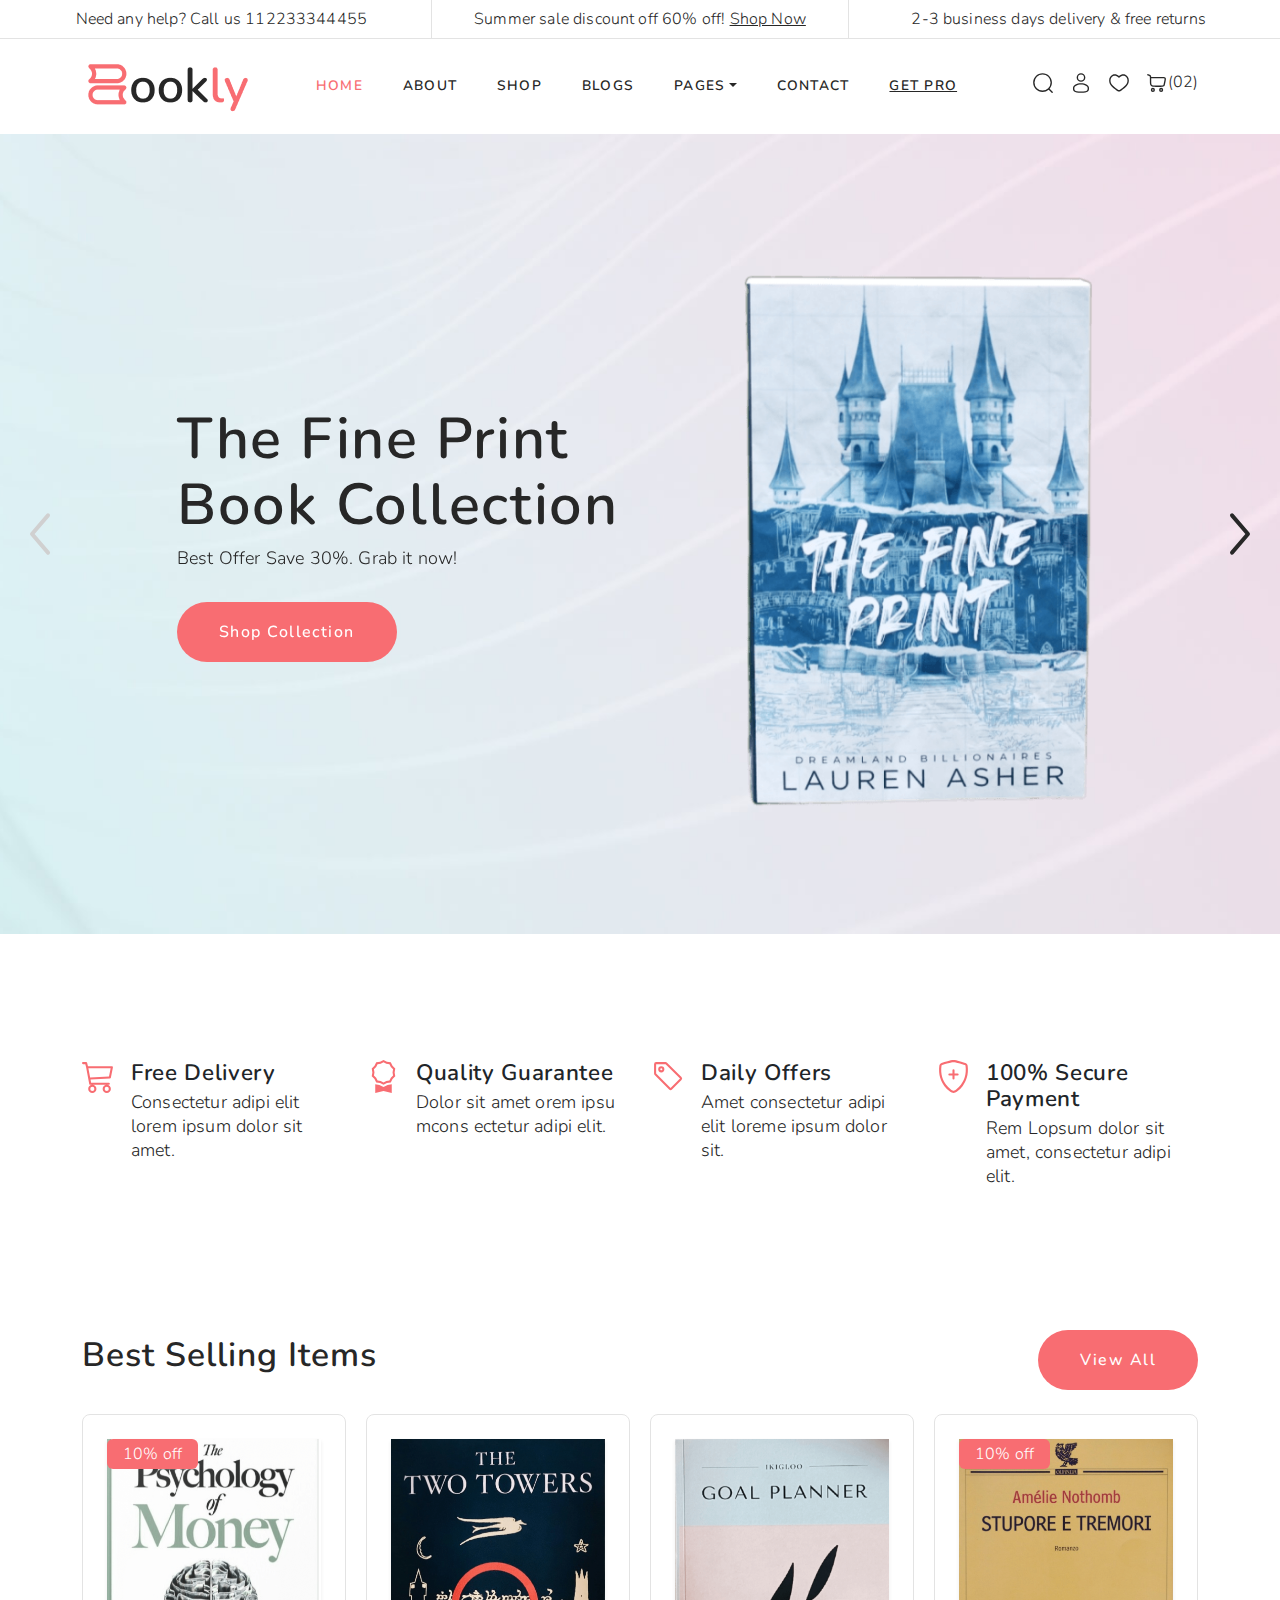
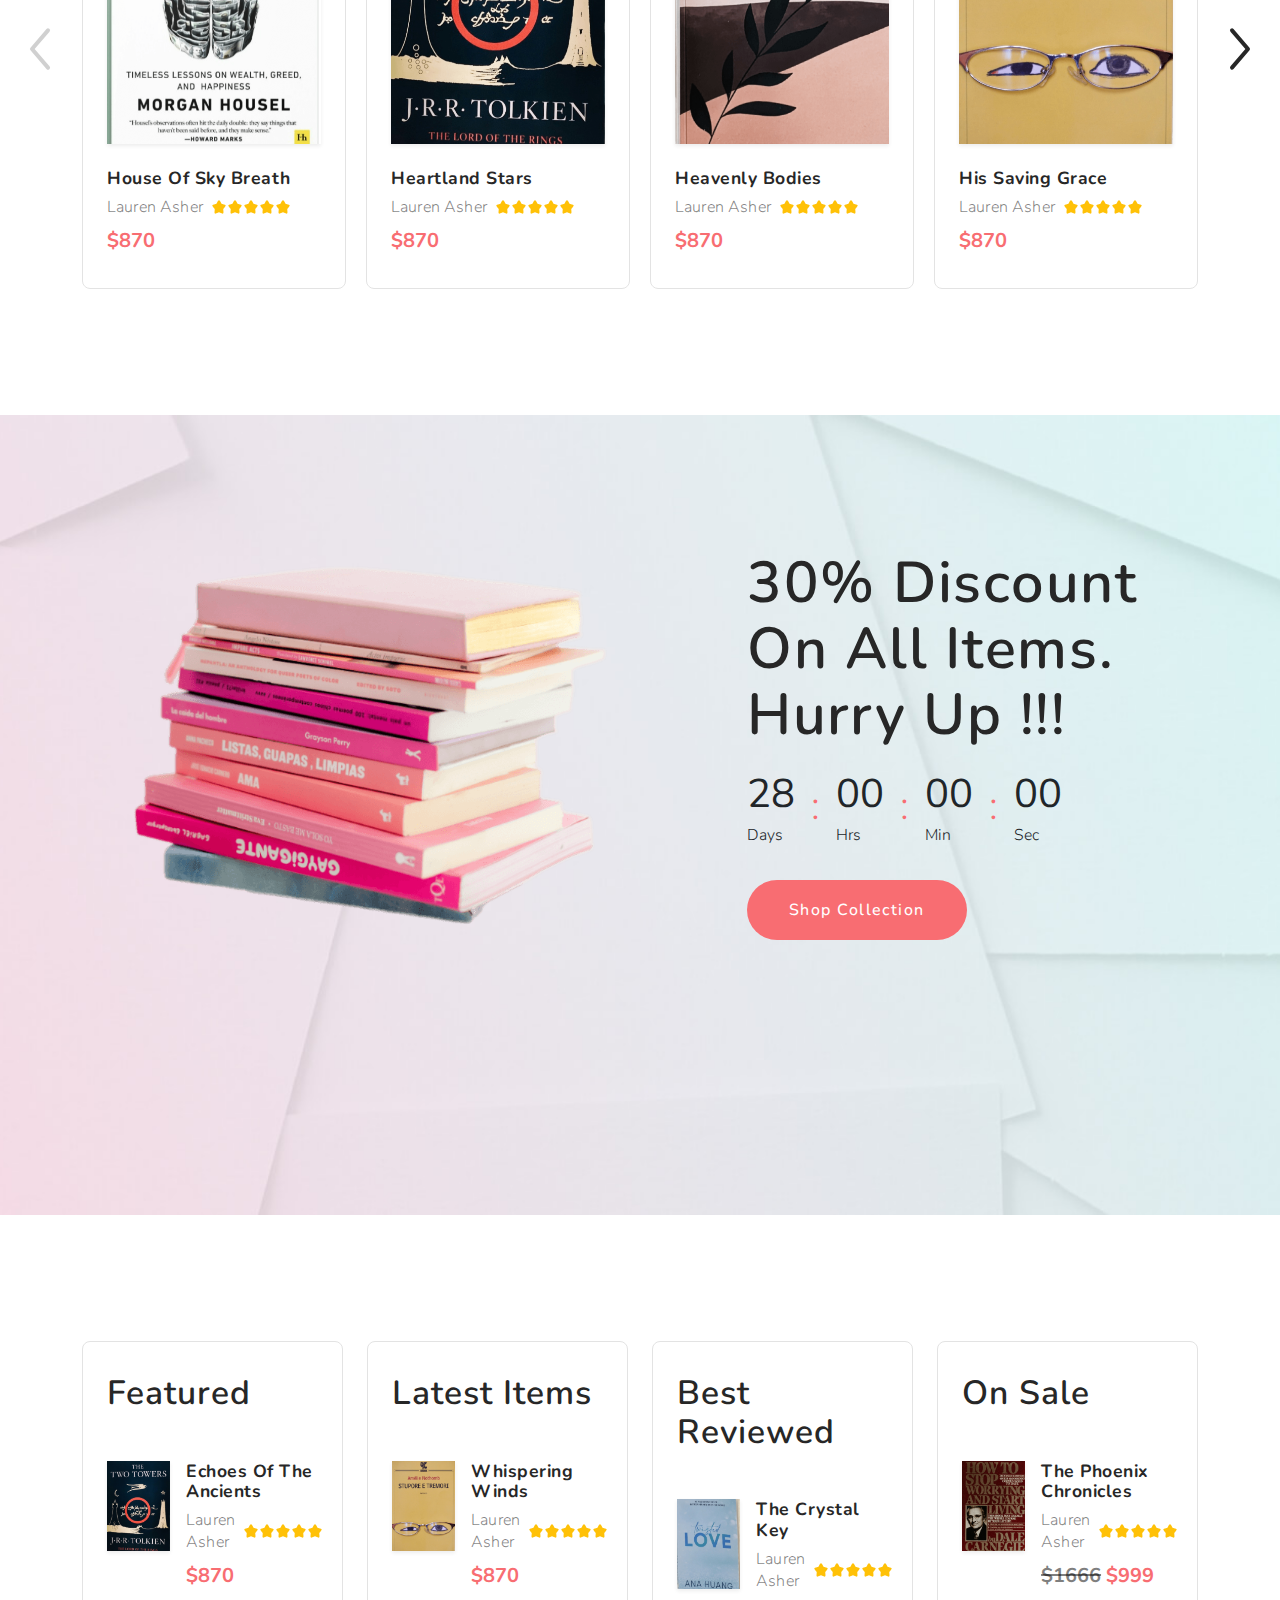
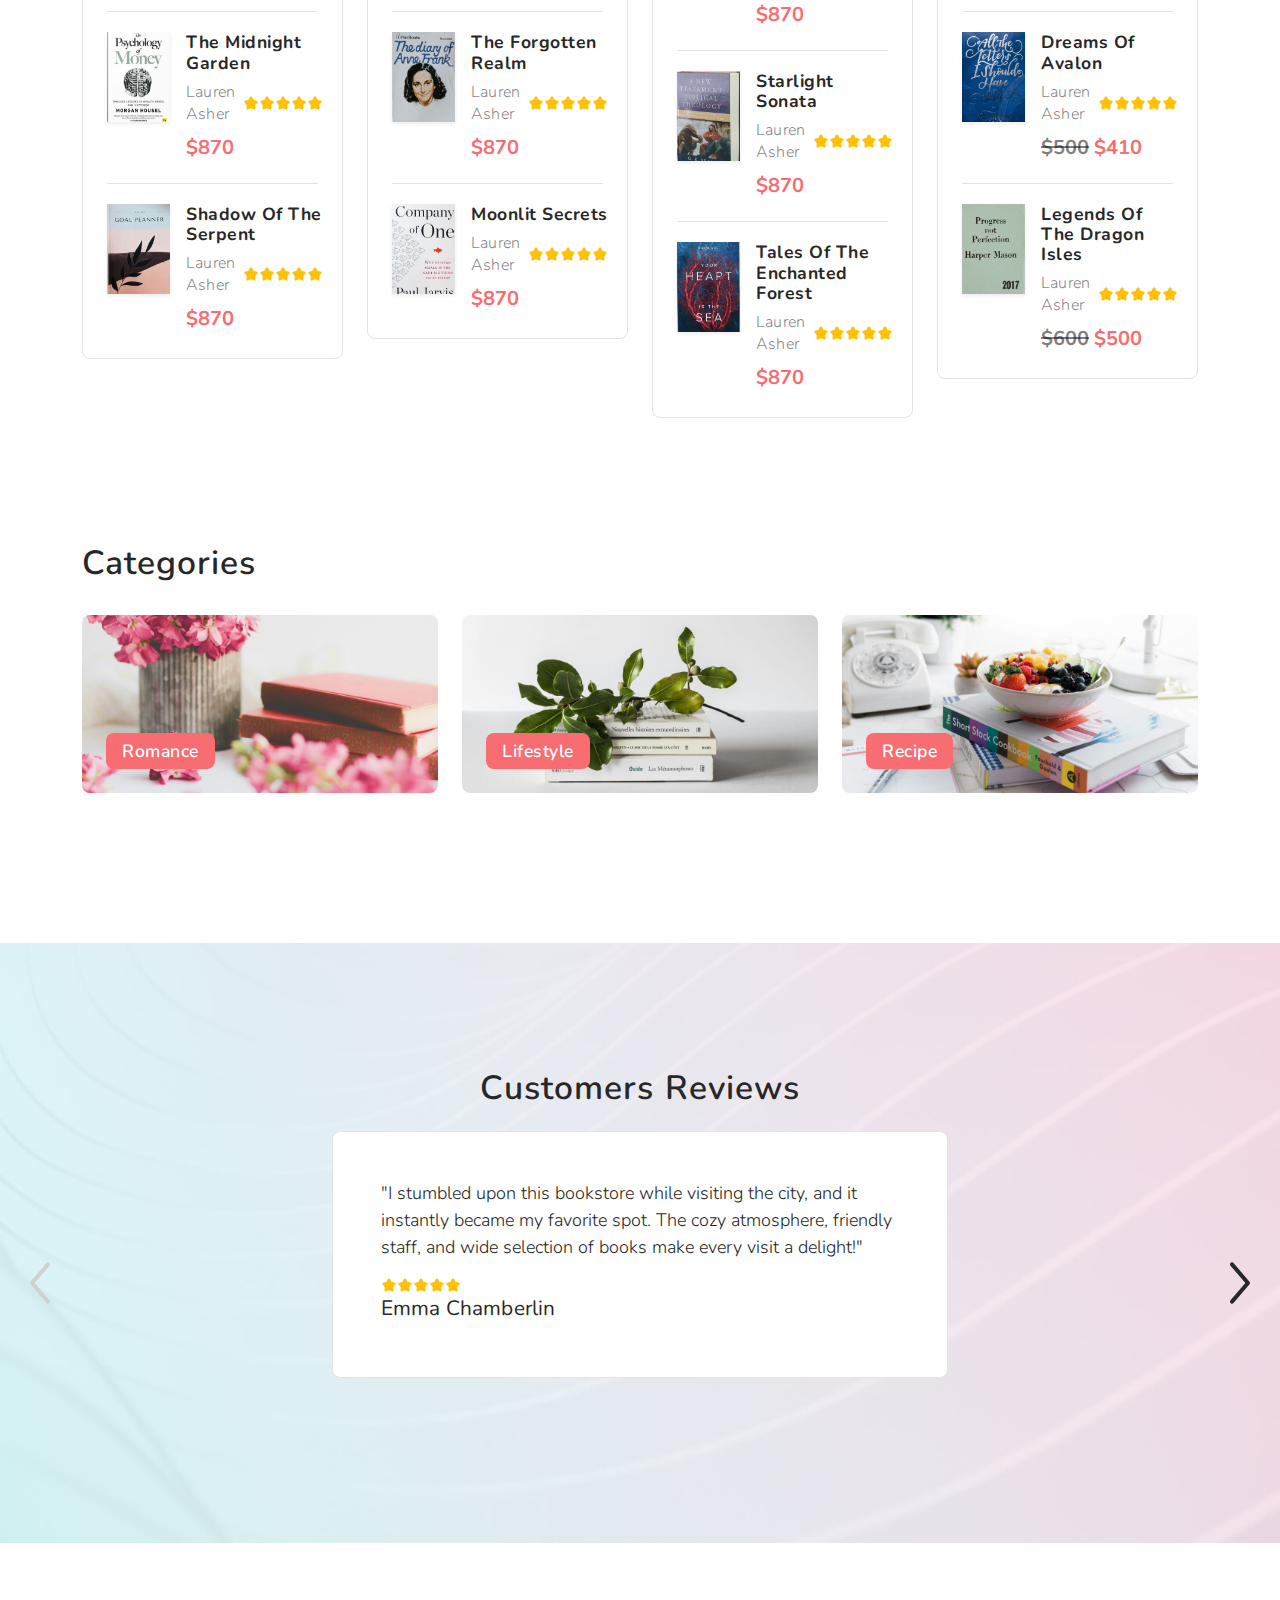
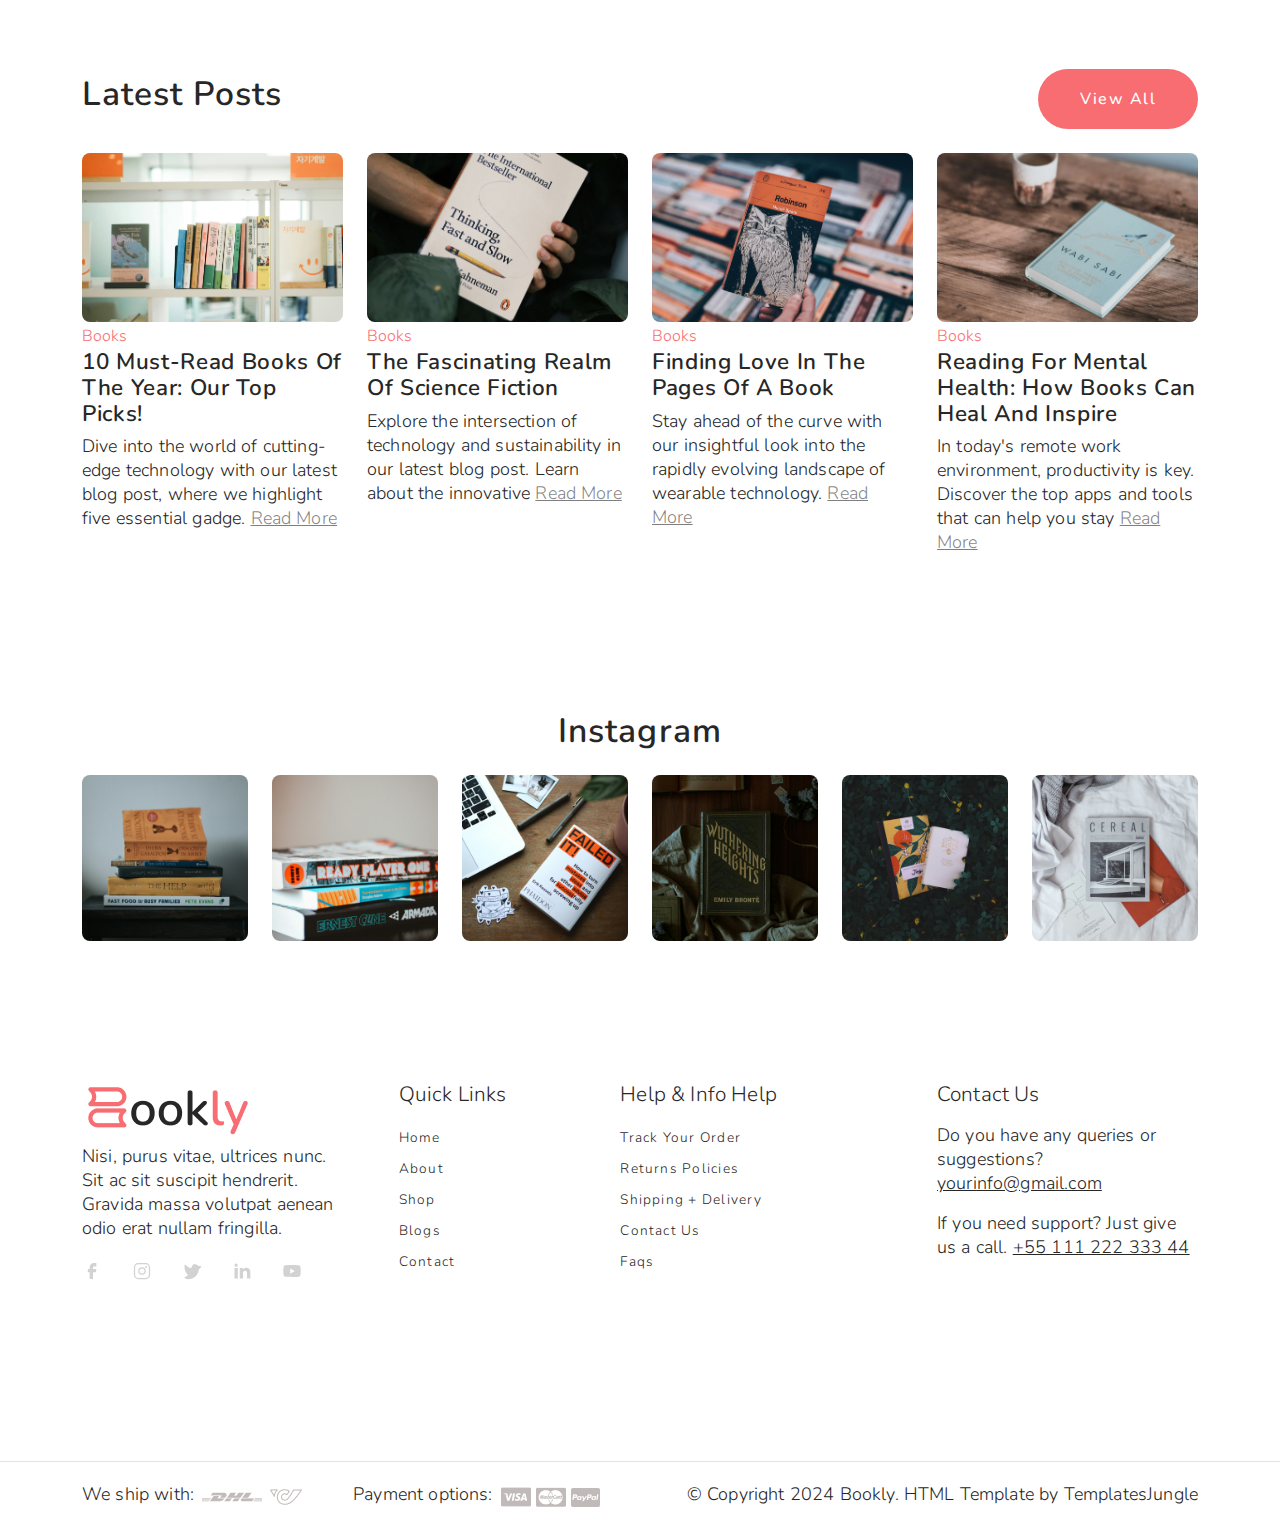
<file: 1234/web/index.html>
<!DOCTYPE html>
<html>

<head>
    <title>Bookly - Bookstore eCommerce Website Template</title>
    <meta charset="utf-8">
    <meta http-equiv="X-UA-Compatible" content="IE=edge">
    <meta name="viewport" content="width=device-width, initial-scale=1.0">
    <meta name="format-detection" content="telephone=no">
    <meta name="apple-mobile-web-app-capable" content="yes">
    <meta name="author" content="">
    <meta name="keywords" content="">
    <meta name="description" content="">
    <link href="https://cdn.jsdelivr.net/npm/bootstrap@5.3.3/dist/css/bootstrap.min.css" rel="stylesheet" integrity="sha384-QWTKZyjpPEjISv5WaRU9OFeRpok6YctnYmDr5pNlyT2bRjXh0JMhjY6hW+ALEwIH" crossorigin="anonymous">
    <link rel="stylesheet" type="text/css" href="style.css">
    <link rel="stylesheet" href="https://cdn.jsdelivr.net/npm/swiper@9/swiper-bundle.min.css" />
    <link rel="preconnect" href="https://fonts.googleapis.com">
    <link rel="preconnect" href="https://fonts.gstatic.com" crossorigin>
    <link href="https://fonts.googleapis.com/css2?family=Nunito:ital,wght@0,200..1000;1,200..1000&display=swap" rel="stylesheet">
</head>

<body>
    <svg xmlns="http://www.w3.org/2000/svg" style="display: none;">
      <symbol id="search" xmlns="http://www.w3.org/2000/symbolsvg" viewBox="0 0 24 24">
        <path fill="currentColor" fill-rule="evenodd"
          d="M11.5 2.75a8.75 8.75 0 1 0 0 17.5a8.75 8.75 0 0 0 0-17.5M1.25 11.5c0-5.66 4.59-10.25 10.25-10.25S21.75 5.84 21.75 11.5c0 2.56-.939 4.902-2.491 6.698l3.271 3.272a.75.75 0 1 1-1.06 1.06l-3.272-3.271A10.21 10.21 0 0 1 11.5 21.75c-5.66 0-10.25-4.59-10.25-10.25"
          clip-rule="evenodd" />
      </symbol>
      <symbol id="user" xmlns="http://www.w3.org/2000/svg" viewBox="0 0 24 24">
        <path fill="currentColor" fill-rule="evenodd"
          d="M12 1.25a4.75 4.75 0 1 0 0 9.5a4.75 4.75 0 0 0 0-9.5M8.75 6a3.25 3.25 0 1 1 6.5 0a3.25 3.25 0 0 1-6.5 0M12 12.25c-2.313 0-4.445.526-6.024 1.414C4.42 14.54 3.25 15.866 3.25 17.5v.102c-.001 1.162-.002 2.62 1.277 3.662c.629.512 1.51.877 2.7 1.117c1.192.242 2.747.369 4.773.369s3.58-.127 4.774-.369c1.19-.24 2.07-.605 2.7-1.117c1.279-1.042 1.277-2.5 1.276-3.662V17.5c0-1.634-1.17-2.96-2.725-3.836c-1.58-.888-3.711-1.414-6.025-1.414M4.75 17.5c0-.851.622-1.775 1.961-2.528c1.316-.74 3.184-1.222 5.29-1.222c2.104 0 3.972.482 5.288 1.222c1.34.753 1.961 1.677 1.961 2.528c0 1.308-.04 2.044-.724 2.6c-.37.302-.99.597-2.05.811c-1.057.214-2.502.339-4.476.339c-1.974 0-3.42-.125-4.476-.339c-1.06-.214-1.68-.509-2.05-.81c-.684-.557-.724-1.293-.724-2.601"
          clip-rule="evenodd" />
      </symbol>
      <symbol id="heart" xmlns="http://www.w3.org/2000/svg" viewBox="0 0 24 24">
        <path fill="currentColor" fill-rule="evenodd"
          d="M5.624 4.424C3.965 5.182 2.75 6.986 2.75 9.137c0 2.197.9 3.891 2.188 5.343c1.063 1.196 2.349 2.188 3.603 3.154c.298.23.594.459.885.688c.526.415.995.778 1.448 1.043c.452.264.816.385 1.126.385c.31 0 .674-.12 1.126-.385c.453-.265.922-.628 1.448-1.043c.29-.23.587-.458.885-.687c1.254-.968 2.54-1.959 3.603-3.155c1.289-1.452 2.188-3.146 2.188-5.343c0-2.15-1.215-3.955-2.874-4.713c-1.612-.737-3.778-.542-5.836 1.597a.75.75 0 0 1-1.08 0C9.402 3.882 7.236 3.687 5.624 4.424M12 4.46C9.688 2.39 7.099 2.1 5 3.059C2.786 4.074 1.25 6.426 1.25 9.138c0 2.665 1.11 4.699 2.567 6.339c1.166 1.313 2.593 2.412 3.854 3.382c.286.22.563.434.826.642c.513.404 1.063.834 1.62 1.16c.557.325 1.193.59 1.883.59s1.326-.265 1.883-.59c.558-.326 1.107-.756 1.62-1.16a78.6 78.6 0 0 1 .826-.642c1.26-.97 2.688-2.07 3.854-3.382c1.457-1.64 2.567-3.674 2.567-6.339c0-2.712-1.535-5.064-3.75-6.077c-2.099-.96-4.688-.67-7 1.399"
          clip-rule="evenodd" />
      </symbol>
      <symbol id="cart" xmlns="http://www.w3.org/2000/svg" viewBox="0 0 24 24">
        <path fill="currentColor" fill-rule="evenodd"
          d="M2.249 2.292a.75.75 0 1 0-.498 1.416l.262.091c.667.235 1.106.39 1.429.549c.303.149.437.27.525.398c.09.132.16.314.2.677c.04.38.041.875.041 1.615V9.76c0 1.453.014 2.5.151 3.3c.146.854.438 1.466.985 2.042c.594.627 1.346.9 2.243 1.026c.858.122 1.948.122 3.293.122h5.406c.742 0 1.366 0 1.87-.062c.537-.065 1.025-.209 1.452-.556c.426-.348.665-.797.837-1.309c.163-.482.289-1.093.439-1.82l.508-2.469l.002-.005l.01-.052c.165-.825.303-1.519.338-2.077c.036-.586-.031-1.164-.413-1.66c-.235-.306-.565-.479-.866-.584a4.617 4.617 0 0 0-1.002-.21c-.687-.076-1.522-.076-2.34-.076H5.667a5.932 5.932 0 0 0-.01-.108c-.054-.497-.17-.95-.453-1.362c-.284-.416-.662-.682-1.102-.899c-.412-.202-.936-.386-1.553-.603zm3.46 4.578h11.38c.856 0 1.61.001 2.205.067c.296.034.517.08.672.134a.56.56 0 0 1 .176.086c.062.082.128.23.102.651c-.027.444-.143 1.036-.321 1.926v.002l-.5 2.42c-.16.783-.27 1.303-.399 1.688c-.123.366-.239.523-.364.625c-.125.102-.303.184-.685.23c-.404.05-.935.051-1.734.051h-5.303c-1.417 0-2.4-.002-3.14-.107c-.716-.101-1.093-.285-1.366-.573c-.32-.338-.493-.668-.595-1.263c-.11-.65-.129-1.558-.129-3.047zM7.5 21.75a2.25 2.25 0 1 1 0-4.5a2.25 2.25 0 0 1 0 4.5m-.75-2.25a.75.75 0 1 0 1.5 0a.75.75 0 0 0-1.5 0m9.75 2.25a2.25 2.25 0 1 1 0-4.5a2.25 2.25 0 0 1 0 4.5m-.75-2.25a.75.75 0 1 0 1.5 0a.75.75 0 0 0-1.5 0"
          clip-rule="evenodd" />
      </symbol>
      <symbol xmlns="http://www.w3.org/2000/svg" id="alt-arrow-right-outline" viewBox="0 0 24 24">
        <path fill="currentColor" fill-rule="evenodd"
          d="M8.512 4.43a.75.75 0 0 1 1.057.082l6 7a.75.75 0 0 1 0 .976l-6 7a.75.75 0 0 1-1.138-.976L14.012 12L8.431 5.488a.75.75 0 0 1 .08-1.057"
          clip-rule="evenodd" />
      </symbol>
      <symbol xmlns="http://www.w3.org/2000/svg" id="alt-arrow-left-outline" viewBox="0 0 24 24">
        <path fill="currentColor" fill-rule="evenodd"
          d="M15.488 4.43a.75.75 0 0 1 .081 1.058L9.988 12l5.581 6.512a.75.75 0 1 1-1.138.976l-6-7a.75.75 0 0 1 0-.976l6-7a.75.75 0 0 1 1.057-.081"
          clip-rule="evenodd" />
      </symbol>
      <symbol xmlns="http://www.w3.org/2000/svg" id="cart-outline" viewBox="0 0 16 16">
        <path
          d="M0 1.5A.5.5 0 0 1 .5 1H2a.5.5 0 0 1 .485.379L2.89 3H14.5a.5.5 0 0 1 .49.598l-1 5a.5.5 0 0 1-.465.401l-9.397.472L4.415 11H13a.5.5 0 0 1 0 1H4a.5.5 0 0 1-.491-.408L2.01 3.607 1.61 2H.5a.5.5 0 0 1-.5-.5zM3.102 4l.84 4.479 9.144-.459L13.89 4H3.102zM5 12a2 2 0 1 0 0 4 2 2 0 0 0 0-4zm7 0a2 2 0 1 0 0 4 2 2 0 0 0 0-4zm-7 1a1 1 0 1 1 0 2 1 1 0 0 1 0-2zm7 0a1 1 0 1 1 0 2 1 1 0 0 1 0-2z" />
      </symbol>
      <symbol xmlns="http://www.w3.org/2000/svg" id="quality" viewBox="0 0 16 16">
        <path
          d="M9.669.864 8 0 6.331.864l-1.858.282-.842 1.68-1.337 1.32L2.6 6l-.306 1.854 1.337 1.32.842 1.68 1.858.282L8 12l1.669-.864 1.858-.282.842-1.68 1.337-1.32L13.4 6l.306-1.854-1.337-1.32-.842-1.68L9.669.864zm1.196 1.193.684 1.365 1.086 1.072L12.387 6l.248 1.506-1.086 1.072-.684 1.365-1.51.229L8 10.874l-1.355-.702-1.51-.229-.684-1.365-1.086-1.072L3.614 6l-.25-1.506 1.087-1.072.684-1.365 1.51-.229L8 1.126l1.356.702 1.509.229z" />
        <path d="M4 11.794V16l4-1 4 1v-4.206l-2.018.306L8 13.126 6.018 12.1 4 11.794z" />
      </symbol>
      <symbol xmlns="http://www.w3.org/2000/svg" id="price-tag" viewBox="0 0 16 16">
        <path d="M6 4.5a1.5 1.5 0 1 1-3 0 1.5 1.5 0 0 1 3 0zm-1 0a.5.5 0 1 0-1 0 .5.5 0 0 0 1 0z" />
        <path
          d="M2 1h4.586a1 1 0 0 1 .707.293l7 7a1 1 0 0 1 0 1.414l-4.586 4.586a1 1 0 0 1-1.414 0l-7-7A1 1 0 0 1 1 6.586V2a1 1 0 0 1 1-1zm0 5.586 7 7L13.586 9l-7-7H2v4.586z" />
      </symbol>
      <symbol xmlns="http://www.w3.org/2000/svg" id="shield-plus" viewBox="0 0 16 16">
        <path
          d="M5.338 1.59a61.44 61.44 0 0 0-2.837.856.481.481 0 0 0-.328.39c-.554 4.157.726 7.19 2.253 9.188a10.725 10.725 0 0 0 2.287 2.233c.346.244.652.42.893.533.12.057.218.095.293.118a.55.55 0 0 0 .101.025.615.615 0 0 0 .1-.025c.076-.023.174-.061.294-.118.24-.113.547-.29.893-.533a10.726 10.726 0 0 0 2.287-2.233c1.527-1.997 2.807-5.031 2.253-9.188a.48.48 0 0 0-.328-.39c-.651-.213-1.75-.56-2.837-.855C9.552 1.29 8.531 1.067 8 1.067c-.53 0-1.552.223-2.662.524zM5.072.56C6.157.265 7.31 0 8 0s1.843.265 2.928.56c1.11.3 2.229.655 2.887.87a1.54 1.54 0 0 1 1.044 1.262c.596 4.477-.787 7.795-2.465 9.99a11.775 11.775 0 0 1-2.517 2.453 7.159 7.159 0 0 1-1.048.625c-.28.132-.581.24-.829.24s-.548-.108-.829-.24a7.158 7.158 0 0 1-1.048-.625 11.777 11.777 0 0 1-2.517-2.453C1.928 10.487.545 7.169 1.141 2.692A1.54 1.54 0 0 1 2.185 1.43 62.456 62.456 0 0 1 5.072.56z" />
        <path
          d="M8 4.5a.5.5 0 0 1 .5.5v1.5H10a.5.5 0 0 1 0 1H8.5V9a.5.5 0 0 1-1 0V7.5H6a.5.5 0 0 1 0-1h1.5V5a.5.5 0 0 1 .5-.5z" />
      </symbol>
      <symbol xmlns="http://www.w3.org/2000/svg" id="star-fill" viewBox="0 0 24 24">
        <path fill="currentColor"
          d="M9.153 5.408C10.42 3.136 11.053 2 12 2c.947 0 1.58 1.136 2.847 3.408l.328.588c.36.646.54.969.82 1.182c.28.213.63.292 1.33.45l.636.144c2.46.557 3.689.835 3.982 1.776c.292.94-.546 1.921-2.223 3.882l-.434.507c-.476.557-.715.836-.822 1.18c-.107.345-.071.717.001 1.46l.066.677c.253 2.617.38 3.925-.386 4.506c-.766.582-1.918.051-4.22-1.009l-.597-.274c-.654-.302-.981-.452-1.328-.452c-.347 0-.674.15-1.328.452l-.596.274c-2.303 1.06-3.455 1.59-4.22 1.01c-.767-.582-.64-1.89-.387-4.507l.066-.676c.072-.744.108-1.116 0-1.46c-.106-.345-.345-.624-.821-1.18l-.434-.508c-1.677-1.96-2.515-2.941-2.223-3.882c.293-.941 1.523-1.22 3.983-1.776l.636-.144c.699-.158 1.048-.237 1.329-.45c.28-.213.46-.536.82-1.182z" />
      </symbol>
      <symbol xmlns="http://www.w3.org/2000/svg" id="star-empty" viewBox="0 0 16 16">
        <path
          d="M2.866 14.85c-.078.444.36.791.746.593l4.39-2.256 4.389 2.256c.386.198.824-.149.746-.592l-.83-4.73 3.522-3.356c.33-.314.16-.888-.282-.95l-4.898-.696L8.465.792a.513.513 0 0 0-.927 0L5.354 5.12l-4.898.696c-.441.062-.612.636-.283.95l3.523 3.356-.83 4.73zm4.905-2.767-3.686 1.894.694-3.957a.565.565 0 0 0-.163-.505L1.71 6.745l4.052-.576a.525.525 0 0 0 .393-.288L8 2.223l1.847 3.658a.525.525 0 0 0 .393.288l4.052.575-2.906 2.77a.565.565 0 0 0-.163.506l.694 3.957-3.686-1.894a.503.503 0 0 0-.461 0z" />
      </symbol>
      <symbol xmlns="http://www.w3.org/2000/svg" id="star-half" viewBox="0 0 16 16">
        <path
          d="M5.354 5.119 7.538.792A.516.516 0 0 1 8 .5c.183 0 .366.097.465.292l2.184 4.327 4.898.696A.537.537 0 0 1 16 6.32a.548.548 0 0 1-.17.445l-3.523 3.356.83 4.73c.078.443-.36.79-.746.592L8 13.187l-4.389 2.256a.52.52 0 0 1-.146.05c-.342.06-.668-.254-.6-.642l.83-4.73L.173 6.765a.55.55 0 0 1-.172-.403.58.58 0 0 1 .085-.302.513.513 0 0 1 .37-.245l4.898-.696zM8 12.027a.5.5 0 0 1 .232.056l3.686 1.894-.694-3.957a.565.565 0 0 1 .162-.505l2.907-2.77-4.052-.576a.525.525 0 0 1-.393-.288L8.001 2.223 8 2.226v9.8z" />
      </symbol>
      <symbol xmlns="http://www.w3.org/2000/svg" id="quote" viewBox="0 0 24 24">
        <path fill="currentColor" d="m15 17l2-4h-4V6h7v7l-2 4h-3Zm-9 0l2-4H4V6h7v7l-2 4H6Z" />
      </symbol>
      <symbol xmlns="http://www.w3.org/2000/svg" id="facebook" viewBox="0 0 24 24">
        <path fill="currentColor"
          d="M9.198 21.5h4v-8.01h3.604l.396-3.98h-4V7.5a1 1 0 0 1 1-1h3v-4h-3a5 5 0 0 0-5 5v2.01h-2l-.396 3.98h2.396v8.01Z" />
      </symbol>
      <symbol xmlns="http://www.w3.org/2000/svg" id="youtube" viewBox="0 0 32 32">
        <path fill="currentColor"
          d="M29.41 9.26a3.5 3.5 0 0 0-2.47-2.47C24.76 6.2 16 6.2 16 6.2s-8.76 0-10.94.59a3.5 3.5 0 0 0-2.47 2.47A36.13 36.13 0 0 0 2 16a36.13 36.13 0 0 0 .59 6.74a3.5 3.5 0 0 0 2.47 2.47c2.18.59 10.94.59 10.94.59s8.76 0 10.94-.59a3.5 3.5 0 0 0 2.47-2.47A36.13 36.13 0 0 0 30 16a36.13 36.13 0 0 0-.59-6.74ZM13.2 20.2v-8.4l7.27 4.2Z" />
      </symbol>
      <symbol xmlns="http://www.w3.org/2000/svg" id="twitter" viewBox="0 0 256 256">
        <path fill="currentColor"
          d="m245.66 77.66l-29.9 29.9C209.72 177.58 150.67 232 80 232c-14.52 0-26.49-2.3-35.58-6.84c-7.33-3.67-10.33-7.6-11.08-8.72a8 8 0 0 1 3.85-11.93c.26-.1 24.24-9.31 39.47-26.84a110.93 110.93 0 0 1-21.88-24.2c-12.4-18.41-26.28-50.39-22-98.18a8 8 0 0 1 13.65-4.92c.35.35 33.28 33.1 73.54 43.72V88a47.87 47.87 0 0 1 14.36-34.3A46.87 46.87 0 0 1 168.1 40a48.66 48.66 0 0 1 41.47 24H240a8 8 0 0 1 5.66 13.66Z" />
      </symbol>
      <symbol xmlns="http://www.w3.org/2000/svg" id="instagram" viewBox="0 0 256 256">
        <path fill="currentColor"
          d="M128 80a48 48 0 1 0 48 48a48.05 48.05 0 0 0-48-48Zm0 80a32 32 0 1 1 32-32a32 32 0 0 1-32 32Zm48-136H80a56.06 56.06 0 0 0-56 56v96a56.06 56.06 0 0 0 56 56h96a56.06 56.06 0 0 0 56-56V80a56.06 56.06 0 0 0-56-56Zm40 152a40 40 0 0 1-40 40H80a40 40 0 0 1-40-40V80a40 40 0 0 1 40-40h96a40 40 0 0 1 40 40ZM192 76a12 12 0 1 1-12-12a12 12 0 0 1 12 12Z" />
      </symbol>
      <symbol xmlns="http://www.w3.org/2000/svg" id="linkedin" viewBox="0 0 24 24">
        <path fill="currentColor"
          d="M6.94 5a2 2 0 1 1-4-.002a2 2 0 0 1 4 .002zM7 8.48H3V21h4V8.48zm6.32 0H9.34V21h3.94v-6.57c0-3.66 4.77-4 4.77 0V21H22v-7.93c0-6.17-7.06-5.94-8.72-2.91l.04-1.68z" />
      </symbol>
      <symbol xmlns="http://www.w3.org/2000/svg" id="nav-icon" viewBox="0 0 16 16">
        <path
          d="M14 10.5a.5.5 0 0 0-.5-.5h-3a.5.5 0 0 0 0 1h3a.5.5 0 0 0 .5-.5zm0-3a.5.5 0 0 0-.5-.5h-7a.5.5 0 0 0 0 1h7a.5.5 0 0 0 .5-.5zm0-3a.5.5 0 0 0-.5-.5h-11a.5.5 0 0 0 0 1h11a.5.5 0 0 0 .5-.5z" />
      </symbol>
      <symbol xmlns="http://www.w3.org/2000/svg" id="close" viewBox="0 0 16 16">
        <path
          d="M2.146 2.854a.5.5 0 1 1 .708-.708L8 7.293l5.146-5.147a.5.5 0 0 1 .708.708L8.707 8l5.147 5.146a.5.5 0 0 1-.708.708L8 8.707l-5.146 5.147a.5.5 0 0 1-.708-.708L7.293 8 2.146 2.854Z" />
      </symbol>
      <symbol xmlns="http://www.w3.org/2000/svg" id="navbar-icon" viewBox="0 0 16 16">
        <path
          d="M14 10.5a.5.5 0 0 0-.5-.5h-3a.5.5 0 0 0 0 1h3a.5.5 0 0 0 .5-.5zm0-3a.5.5 0 0 0-.5-.5h-7a.5.5 0 0 0 0 1h7a.5.5 0 0 0 .5-.5zm0-3a.5.5 0 0 0-.5-.5h-11a.5.5 0 0 0 0 1h11a.5.5 0 0 0 .5-.5z" />
      </symbol>
    </svg>

    <div id="preloader" class="preloader-container">
        <div class="book">
            <div class="inner">
                <div class="left"></div>
                <div class="middle"></div>
                <div class="right"></div>
            </div>
            <ul>
                <li></li>
                <li></li>
                <li></li>
                <li></li>
                <li></li>
                <li></li>
                <li></li>
                <li></li>
                <li></li>
                <li></li>
                <li></li>
                <li></li>
                <li></li>
                <li></li>
                <li></li>
                <li></li>
                <li></li>
                <li></li>
            </ul>
        </div>
    </div>

    <div class="search-popup">
        <div class="search-popup-container">

            <form role="search" method="get" class="search-form" action="">
                <input type="search" id="search-form" class="search-field" placeholder="Type and press enter" value="" name="s" />
                <button type="submit" class="search-submit"><svg class="search">
              <use xlink:href="#search"></use>
            </svg></button>
            </form>

            <h5 class="cat-list-title">Browse Categories</h5>

            <ul class="cat-list">
                <li class="cat-list-item">
                    <a href="#" title="Romance">Romance</a>
                </li>
                <li class="cat-list-item">
                    <a href="#" title="Thriller">Thriller</a>
                </li>
                <li class="cat-list-item">
                    <a href="#" title="Sci-fi">Sci-fi</a>
                </li>
                <li class="cat-list-item">
                    <a href="#" title="Cooking">Cooking</a>
                </li>
                <li class="cat-list-item">
                    <a href="#" title="Health">Health</a>
                </li>
                <li class="cat-list-item">
                    <a href="#" title="Lifestyle">Lifestyle</a>
                </li>
                <li class="cat-list-item">
                    <a href="#" title="Fiction">Fiction</a>
                </li>
            </ul>

        </div>
    </div>

    <header id="header" class="site-header">

        <div class="top-info border-bottom d-none d-md-block ">
            <div class="container-fluid">
                <div class="row g-0">
                    <div class="col-md-4">
                        <p class="fs-6 my-2 text-center">Need any help? Call us <a href="#">112233344455</a></p>
                    </div>
                    <div class="col-md-4 border-start border-end">
                        <p class="fs-6 my-2 text-center">Summer sale discount off 60% off! <a class="text-decoration-underline" href="shop.html">Shop Now</a></p>
                    </div>
                    <div class="col-md-4">
                        <p class="fs-6 my-2 text-center">2-3 business days delivery & free returns</p>
                    </div>
                </div>
            </div>
        </div>

        <nav id="header-nav" class="navbar navbar-expand-lg py-3">
            <div class="container">
                <a class="navbar-brand" href="index.html">
            <img src="images/main-logo.png" class="logo">
          </a>
                <button class="navbar-toggler d-flex d-lg-none order-3 p-2" type="button" data-bs-toggle="offcanvas" data-bs-target="#bdNavbar" aria-controls="bdNavbar" aria-expanded="false" aria-label="Toggle navigation">
            <svg class="navbar-icon">
              <use xlink:href="#navbar-icon"></use>
            </svg>
          </button>
                <div class="offcanvas offcanvas-end" tabindex="-1" id="bdNavbar" aria-labelledby="bdNavbarOffcanvasLabel">
                    <div class="offcanvas-header px-4 pb-0">
                        <a class="navbar-brand" href="index.html">
                <img src="images/main-logo.png" class="logo">
              </a>
                        <button type="button" class="btn-close btn-close-black" data-bs-dismiss="offcanvas" aria-label="Close" data-bs-target="#bdNavbar"></button>
                    </div>
                    <div class="offcanvas-body">
                        <ul id="navbar" class="navbar-nav text-uppercase justify-content-start justify-content-lg-center align-items-start align-items-lg-center flex-grow-1">
                            <li class="nav-item">
                                <a class="nav-link me-4 active" href="index.html">Home</a>
                            </li>
                            <li class="nav-item">
                                <a class="nav-link me-4" href="about.html">About</a>
                            </li>
                            <li class="nav-item">
                                <a class="nav-link me-4" href="shop.html">Shop</a>
                            </li>
                            <li class="nav-item">
                                <a class="nav-link me-4" href="blog.html">Blogs</a>
                            </li>
                            <li class="nav-item dropdown">
                                <a class="nav-link me-4 dropdown-toggle" data-bs-toggle="dropdown" href="#" role="button" aria-expanded="false">Pages</a>
                                <ul class="dropdown-menu animate slide border">
                                    <li>
                                        <a href="about.html" class="dropdown-item fw-light">About <span
                          class="badge bg-primary">Pro</span></a>
                                    </li>
                                    <li>
                                        <a href="shop.html" class="dropdown-item fw-light">Shop <span
                          class="badge bg-primary">Pro</span></a>
                                    </li>
                                    <li>
                                        <a href="single-product.html" class="dropdown-item fw-light">Single Product <span
                          class="badge bg-primary">Pro</span></a>
                                    </li>
                                    <li>
                                        <a href="cart.jspjsp" class="dropdown-item fw-light">Cart <span
                          class="badge bg-primary">Pro</span></a>
                                    </li>
                                    <li>
                                        <a href="checkout.html" class="dropdown-item fw-light">Checkout <span
                          class="badge bg-primary">Pro</span></a>
                                    </li>
                                    <li>
                                        <a href="blog.html" class="dropdown-item fw-light">Blog <span
                          class="badge bg-primary">Pro</span></a>
                                    </li>
                                    <li>
                                        <a href="single-post.html" class="dropdown-item fw-light">Single Post <span
                          class="badge bg-primary">Pro</span></a>
                                    </li>
                                    <li>
                                        <a href="contact.html" class="dropdown-item fw-light">Contact <span
                          class="badge bg-primary">Pro</span></a>
                                    </li>
                                </ul>
                            </li>
                            <li class="nav-item">
                                <a class="nav-link me-4" href="contact.html">Contact</a>
                            </li>
                            <li class="nav-item">
                                <a class="nav-link text-decoration-underline me-4" href="https://templatesjungle.gumroad.com/l/bookly-bookstore-ecommerce-bootstrap-html-css-website-template" target="_blank">Get Pro</a>
                            </li>
                        </ul>
                        <div class="user-items d-flex">
                            <ul class="d-flex justify-content-end list-unstyled mb-0">
                                <li class="search-item pe-3">
                                    <a href="#" class="search-button">
                      <svg class="search">
                        <use xlink:href="#search"></use>
                      </svg>
                    </a>
                                </li>
                                <li class="pe-3">
                                    <a href="#" data-bs-toggle="modal" data-bs-target="#exampleModal">
                      <svg class="user">
                        <use xlink:href="#user"></use>
                      </svg>
                    </a>
                                    <!-- Modal -->
                                    <div class="modal fade" id="exampleModal" tabindex="-1" aria-labelledby="exampleModalLabel" aria-hidden="true">
                                        <div class="modal-dialog">
                                            <div class="modal-content">
                                                <div class="modal-header border-bottom-0">
                                                    <button type="button" class="btn-close" data-bs-dismiss="modal" aria-label="Close"></button>
                                                </div>
                                                <div class="modal-body">
                                                    <div class="tabs-listing">
                                                        <nav>
                                                            <div class="nav nav-tabs d-flex justify-content-center" id="nav-tab" role="tablist">
                                                                <button class="nav-link text-capitalize active" id="nav-sign-in-tab" data-bs-toggle="tab" data-bs-target="#nav-sign-in" type="button" role="tab" aria-controls="nav-sign-in" aria-selected="true">Sign In</button>
                                                                <button class="nav-link text-capitalize" id="nav-register-tab" data-bs-toggle="tab" data-bs-target="#nav-register" type="button" role="tab" aria-controls="nav-register" aria-selected="false">Register</button>
                                                            </div>
                                                        </nav>
                                                        <div class="tab-content" id="nav-tabContent">
                                                            <div class="tab-pane fade active show" id="nav-sign-in" role="tabpanel" aria-labelledby="nav-sign-in-tab">
                                                                <div class="form-group py-3">
                                                                    <label class="mb-2" for="sign-in">Username or email address *</label>
                                                                    <input type="text" minlength="2" name="username" placeholder="Your Username" class="form-control w-100 rounded-3 p-3" required>
                                                                </div>
                                                                <div class="form-group pb-3">
                                                                    <label class="mb-2" for="sign-in">Password *</label>
                                                                    <input type="password" minlength="2" name="password" placeholder="Your Password" class="form-control w-100 rounded-3 p-3" required>
                                                                </div>
                                                                <label class="py-3">
                                    <input type="checkbox" required="" class="d-inline">
                                    <span class="label-body">Remember me</span>
                                    <span class="label-body"><a href="resetPasswordC.jsp" class="fw-bold">Forgot Password</a></span>
                                  </label>
                                                                <a href="userProfile.jsp"><button type="submit" name="submit" class="btn btn-dark w-100 my-3">Login</button></a>
                                                            </div>
                                                            <div class="tab-pane fade" id="nav-register" role="tabpanel" aria-labelledby="nav-register-tab">
                                                                <div class="form-group py-3">
                                                                    <label class="mb-2" for="register">Your email address *</label>
                                                                    <input type="text" minlength="2" name="username" placeholder="Your Email Address" class="form-control w-100 rounded-3 p-3" required>
                                                                </div>
                                                                <div class="form-group pb-3">
                                                                    <label class="mb-2" for="sign-in">Password *</label>
                                                                    <input type="password" minlength="2" name="password" placeholder="Your Password" class="form-control w-100 rounded-3 p-3" required>
                                                                </div>
                                                                <label class="py-3">
                                    <input type="checkbox" required="" class="d-inline">
                                    <span class="label-body">I agree to the <a href="#" class="fw-bold">Privacy
                                        Policy</a></span>
                                  </label>
                                                                <button type="submit" name="submit" class="btn btn-dark w-100 my-3">Register</button>
                                                            </div>
                                                        </div>
                                                    </div>
                                                </div>
                                            </div>
                                        </div>
                                    </div>
                                </li>
                                <li class="wishlist-dropdown dropdown pe-3">
                                    <a href="#" class="dropdown-toggle" data-bs-toggle="dropdown" role="button" aria-expanded="false">
                      <svg class="wishlist">
                        <use xlink:href="#heart"></use>
                      </svg>
                    </a>
                                    <div class="dropdown-menu animate slide dropdown-menu-start dropdown-menu-lg-end p-3">
                                        <h4 class="d-flex justify-content-between align-items-center mb-3">
                                            <span class="text-primary">Your wishlist</span>
                                            <span class="badge bg-primary rounded-pill">2</span>
                                        </h4>
                                        <ul class="list-group mb-3">
                                            <li class="list-group-item bg-transparent d-flex justify-content-between lh-sm">
                                                <div>
                                                    <h5>
                                                        <a href="single-product.html">The Emerald Crown</a>
                                                    </h5>
                                                    <small>Special discounted price.</small>
                                                    <a href="#" class="d-block fw-medium text-capitalize mt-2">Add to cart</a>
                                                </div>
                                                <span class="text-primary">$2000</span>
                                            </li>
                                            <li class="list-group-item bg-transparent d-flex justify-content-between lh-sm">
                                                <div>
                                                    <h5>
                                                        <a href="single-product.html">The Last Enchantment</a>
                                                    </h5>
                                                    <small>Perfect for enlightened people.</small>
                                                    <a href="#" class="d-block fw-medium text-capitalize mt-2">Add to cart</a>
                                                </div>
                                                <span class="text-primary">$400</span>
                                            </li>
                                            <li class="list-group-item bg-transparent d-flex justify-content-between">
                                                <span class="text-capitalize"><b>Total (USD)</b></span>
                                                <strong>$1470</strong>
                                            </li>
                                        </ul>
                                        <div class="d-flex flex-wrap justify-content-center">
                                            <a href="#" class="w-100 btn btn-dark mb-1" type="submit">Add all to cart</a>
                                            <a href="cart.jspjsp" class="w-100 btn btn-primary" type="submit">View cart</a>
                                        </div>
                                    </div>
                                </li>
                                <li class="cart-dropdown dropdown">
                                    <a href="cart.jspjsp" class="dropdown-toggle" data-bs-toggle="dropdown" role="button" aria-expanded="false">
                      <svg class="cart">
                        <use xlink:href="#cart"></use>
                      </svg><span class="fs-6 fw-light">(02)</span>
                    </a>
                                    <div class="dropdown-menu animate slide dropdown-menu-start dropdown-menu-lg-end p-3">
                                        <h4 class="d-flex justify-content-between align-items-center mb-3">
                                            <span class="text-primary">Your cart</span>
                                            <span class="badge bg-primary rounded-pill">2</span>
                                        </h4>
                                        <ul class="list-group mb-3">
                                            <li class="list-group-item bg-transparent d-flex justify-content-between lh-sm">
                                                <div>
                                                    <h5>
                                                        <a href="single-product.html">Secrets of the Alchemist</a>
                                                    </h5>
                                                    <small>High quality in good price.</small>
                                                </div>
                                                <span class="text-primary">$870</span>
                                            </li>
                                            <li class="list-group-item bg-transparent d-flex justify-content-between lh-sm">
                                                <div>
                                                    <h5>
                                                        <a href="single-product.html">Quest for the Lost City</a>
                                                    </h5>
                                                    <small>Professional Quest for the Lost City.</small>
                                                </div>
                                                <span class="text-primary">$600</span>
                                            </li>
                                            <li class="list-group-item bg-transparent d-flex justify-content-between">
                                                <span class="text-capitalize"><b>Total (USD)</b></span>
                                                <strong>$1470</strong>
                                            </li>
                                        </ul>
                                        <div class="d-flex flex-wrap justify-content-center">
                                            <a href="cart.jspjsp" class="w-100 btn btn-dark mb-1" type="submit">View Cart</a>
                                            <a href="checkout.html" class="w-100 btn btn-primary" type="submit">Go to checkout</a>
                                        </div>
                                    </div>
                                </li>
                            </ul>
                        </div>
                    </div>
                </div>
            </div>
        </nav>

    </header>

    <section id="billboard" class="position-relative d-flex align-items-center py-5 bg-light-gray" style="background-image: url(images/banner-image-bg.jpg); background-size: cover; background-repeat: no-repeat; background-position: center; height: 800px;">
        <div class="position-absolute end-0 pe-0 pe-xxl-5 me-0 me-xxl-5 swiper-next main-slider-button-next">
            <svg class="chevron-forward-circle d-flex justify-content-center align-items-center p-2" width="80" height="80">
          <use xlink:href="#alt-arrow-right-outline"></use>
        </svg>
        </div>
        <div class="position-absolute start-0 ps-0 ps-xxl-5 ms-0 ms-xxl-5 swiper-prev main-slider-button-prev">
            <svg class="chevron-back-circle d-flex justify-content-center align-items-center p-2" width="80" height="80">
          <use xlink:href="#alt-arrow-left-outline"></use>
        </svg>
        </div>
        <div class="swiper main-swiper">
            <div class="swiper-wrapper d-flex align-items-center">
                <div class="swiper-slide">
                    <div class="container">
                        <div class="row d-flex flex-column-reverse flex-md-row align-items-center">
                            <div class="col-md-5 offset-md-1 mt-5 mt-md-0 text-center text-md-start">
                                <div class="banner-content">
                                    <h2>The Fine Print Book Collection</h2>
                                    <p>Best Offer Save 30%. Grab it now!</p>
                                    <a href="shop.html" class="btn mt-3">Shop Collection</a>
                                </div>
                            </div>
                            <div class="col-md-6 text-center">
                                <div class="image-holder">
                                    <img src="images/banner-image2.png" class="img-fluid" alt="banner">
                                </div>
                            </div>
                        </div>
                    </div>
                </div>
                <div class="swiper-slide">
                    <div class="container">
                        <div class="row d-flex flex-column-reverse flex-md-row align-items-center">
                            <div class="col-md-5 offset-md-1 mt-5 mt-md-0 text-center text-md-start">
                                <div class="banner-content">
                                    <h2>How Innovation works</h2>
                                    <p>Discount available. Grab it now!</p>
                                    <a href="shop.html" class="btn mt-3">Shop Product</a>
                                </div>
                            </div>
                            <div class="col-md-6 text-center">
                                <div class="image-holder">
                                    <img src="images/banner-image1.png" class="img-fluid" alt="banner">
                                </div>
                            </div>
                        </div>
                    </div>
                </div>
                <div class="swiper-slide">
                    <div class="container">
                        <div class="row d-flex flex-column-reverse flex-md-row align-items-center">
                            <div class="col-md-5 offset-md-1 mt-5 mt-md-0 text-center text-md-start">
                                <div class="banner-content">
                                    <h2>Your Heart is the Sea</h2>
                                    <p>Limited stocks available. Grab it now!</p>
                                    <a href="shop.html" class="btn mt-3">Shop Collection</a>
                                </div>
                            </div>
                            <div class="col-md-6 text-center">
                                <div class="image-holder">
                                    <img src="images/banner-image.png" class="img-fluid" alt="banner">
                                </div>
                            </div>
                        </div>
                    </div>
                </div>
            </div>
        </div>
    </section>

    <section id="company-services" class="padding-large pb-0">
        <div class="container">
            <div class="row">
                <div class="col-lg-3 col-md-6 pb-3 pb-lg-0">
                    <div class="icon-box d-flex">
                        <div class="icon-box-icon pe-3 pb-3">
                            <svg class="cart-outline">
                  <use xlink:href="#cart-outline" />
                </svg>
                        </div>
                        <div class="icon-box-content">
                            <h4 class="card-title mb-1 text-capitalize text-dark">Free delivery</h4>
                            <p>Consectetur adipi elit lorem ipsum dolor sit amet.</p>
                        </div>
                    </div>
                </div>
                <div class="col-lg-3 col-md-6 pb-3 pb-lg-0">
                    <div class="icon-box d-flex">
                        <div class="icon-box-icon pe-3 pb-3">
                            <svg class="quality">
                  <use xlink:href="#quality" />
                </svg>
                        </div>
                        <div class="icon-box-content">
                            <h4 class="card-title mb-1 text-capitalize text-dark">Quality guarantee</h4>
                            <p>Dolor sit amet orem ipsu mcons ectetur adipi elit.</p>
                        </div>
                    </div>
                </div>
                <div class="col-lg-3 col-md-6 pb-3 pb-lg-0">
                    <div class="icon-box d-flex">
                        <div class="icon-box-icon pe-3 pb-3">
                            <svg class="price-tag">
                  <use xlink:href="#price-tag" />
                </svg>
                        </div>
                        <div class="icon-box-content">
                            <h4 class="card-title mb-1 text-capitalize text-dark">Daily offers</h4>
                            <p>Amet consectetur adipi elit loreme ipsum dolor sit.</p>
                        </div>
                    </div>
                </div>
                <div class="col-lg-3 col-md-6 pb-3 pb-lg-0">
                    <div class="icon-box d-flex">
                        <div class="icon-box-icon pe-3 pb-3">
                            <svg class="shield-plus">
                  <use xlink:href="#shield-plus" />
                </svg>
                        </div>
                        <div class="icon-box-content">
                            <h4 class="card-title mb-1 text-capitalize text-dark">100% secure payment</h4>
                            <p>Rem Lopsum dolor sit amet, consectetur adipi elit.</p>
                        </div>
                    </div>
                </div>
            </div>
        </div>
    </section>

    <section id="best-selling-items" class="position-relative padding-large ">
        <div class="container">
            <div class="section-title d-md-flex justify-content-between align-items-center mb-4">
                <h3 class="d-flex align-items-center">Best selling items</h3>
                <a href="shop.html" class="btn">View All</a>
            </div>
            <div class="position-absolute top-50 end-0 pe-0 pe-xxl-5 me-0 me-xxl-5 swiper-next product-slider-button-next">
                <svg class="chevron-forward-circle d-flex justify-content-center align-items-center p-2" width="80" height="80">
            <use xlink:href="#alt-arrow-right-outline"></use>
          </svg>
            </div>
            <div class="position-absolute top-50 start-0 ps-0 ps-xxl-5 ms-0 ms-xxl-5 swiper-prev product-slider-button-prev">
                <svg class="chevron-back-circle d-flex justify-content-center align-items-center p-2" width="80" height="80">
            <use xlink:href="#alt-arrow-left-outline"></use>
          </svg>
            </div>
            <div class="swiper product-swiper">
                <div class="swiper-wrapper">
                    <div class="swiper-slide">
                        <div class="card position-relative p-4 border rounded-3">
                            <div class="position-absolute">
                                <p class="bg-primary py-1 px-3 fs-6 text-white rounded-2">10% off</p>
                            </div>
                            <img src="images/product-item1.png" class="img-fluid shadow-sm" alt="product item">
                            <h6 class="mt-4 mb-0 fw-bold"><a href="single-product.html">House of Sky Breath</a></h6>
                            <div class="review-content d-flex">
                                <p class="my-2 me-2 fs-6 text-black-50">Lauren Asher</p>

                                <div class="rating text-warning d-flex align-items-center">
                                    <svg class="star star-fill">
                      <use xlink:href="#star-fill"></use>
                    </svg>
                                    <svg class="star star-fill">
                      <use xlink:href="#star-fill"></use>
                    </svg>
                                    <svg class="star star-fill">
                      <use xlink:href="#star-fill"></use>
                    </svg>
                                    <svg class="star star-fill">
                      <use xlink:href="#star-fill"></use>
                    </svg>
                                    <svg class="star star-fill">
                      <use xlink:href="#star-fill"></use>
                    </svg>
                                </div>
                            </div>
                            <span class="price text-primary fw-bold mb-2 fs-5">$870</span>
                            <div class="card-concern position-absolute start-0 end-0 d-flex gap-2">
                                <button type="button" href="#" class="btn btn-dark" data-bs-toggle="tooltip" data-bs-placement="top" data-bs-title="Tooltip on top">
                    <svg class="cart">
                      <use xlink:href="#cart"></use>
                    </svg>
                  </button>
                                <a href="#" class="btn btn-dark">
                    <span>
                      <svg class="wishlist">
                        <use xlink:href="#heart"></use>
                      </svg>
                    </span>
                  </a>
                            </div>
                        </div>
                    </div>
                    <div class="swiper-slide">
                        <div class="card position-relative p-4 border rounded-3">
                            <img src="images/product-item2.png" class="img-fluid shadow-sm" alt="product item">
                            <h6 class="mt-4 mb-0 fw-bold"><a href="single-product.html">Heartland Stars</a></h6>
                            <div class="review-content d-flex">
                                <p class="my-2 me-2 fs-6 text-black-50">Lauren Asher</p>

                                <div class="rating text-warning d-flex align-items-center">
                                    <svg class="star star-fill">
                      <use xlink:href="#star-fill"></use>
                    </svg>
                                    <svg class="star star-fill">
                      <use xlink:href="#star-fill"></use>
                    </svg>
                                    <svg class="star star-fill">
                      <use xlink:href="#star-fill"></use>
                    </svg>
                                    <svg class="star star-fill">
                      <use xlink:href="#star-fill"></use>
                    </svg>
                                    <svg class="star star-fill">
                      <use xlink:href="#star-fill"></use>
                    </svg>
                                </div>
                            </div>

                            <span class="price text-primary fw-bold mb-2 fs-5">$870</span>
                            <div class="card-concern position-absolute start-0 end-0 d-flex gap-2">
                                <button type="button" href="#" class="btn btn-dark" data-bs-toggle="tooltip" data-bs-placement="top" data-bs-title="Tooltip on top">
                    <svg class="cart">
                      <use xlink:href="#cart"></use>
                    </svg>
                  </button>
                                <a href="#" class="btn btn-dark">
                    <span>
                      <svg class="wishlist">
                        <use xlink:href="#heart"></use>
                      </svg>
                    </span>
                  </a>
                            </div>
                        </div>
                    </div>
                    <div class="swiper-slide">
                        <div class="card position-relative p-4 border rounded-3">
                            <img src="images/product-item3.png" class="img-fluid shadow-sm" alt="product item">
                            <h6 class="mt-4 mb-0 fw-bold"><a href="single-product.html">Heavenly Bodies</a></h6>
                            <div class="review-content d-flex">
                                <p class="my-2 me-2 fs-6 text-black-50">Lauren Asher</p>

                                <div class="rating text-warning d-flex align-items-center">
                                    <svg class="star star-fill">
                      <use xlink:href="#star-fill"></use>
                    </svg>
                                    <svg class="star star-fill">
                      <use xlink:href="#star-fill"></use>
                    </svg>
                                    <svg class="star star-fill">
                      <use xlink:href="#star-fill"></use>
                    </svg>
                                    <svg class="star star-fill">
                      <use xlink:href="#star-fill"></use>
                    </svg>
                                    <svg class="star star-fill">
                      <use xlink:href="#star-fill"></use>
                    </svg>
                                </div>
                            </div>

                            <span class="price text-primary fw-bold mb-2 fs-5">$870</span>
                            <div class="card-concern position-absolute start-0 end-0 d-flex gap-2">
                                <button type="button" href="#" class="btn btn-dark" data-bs-toggle="tooltip" data-bs-placement="top" data-bs-title="Tooltip on top">
                    <svg class="cart">
                      <use xlink:href="#cart"></use>
                    </svg>
                  </button>
                                <a href="#" class="btn btn-dark">
                    <span>
                      <svg class="wishlist">
                        <use xlink:href="#heart"></use>
                      </svg>
                    </span>
                  </a>
                            </div>
                        </div>
                    </div>
                    <div class="swiper-slide">
                        <div class="card position-relative p-4 border rounded-3">
                            <div class="position-absolute">
                                <p class="bg-primary py-1 px-3 fs-6 text-white rounded-2">10% off</p>
                            </div>
                            <img src="images/product-item4.png" class="img-fluid shadow-sm" alt="product item">
                            <h6 class="mt-4 mb-0 fw-bold"><a href="single-product.html">His Saving Grace</a></h6>
                            <div class="review-content d-flex">
                                <p class="my-2 me-2 fs-6 text-black-50">Lauren Asher</p>

                                <div class="rating text-warning d-flex align-items-center">
                                    <svg class="star star-fill">
                      <use xlink:href="#star-fill"></use>
                    </svg>
                                    <svg class="star star-fill">
                      <use xlink:href="#star-fill"></use>
                    </svg>
                                    <svg class="star star-fill">
                      <use xlink:href="#star-fill"></use>
                    </svg>
                                    <svg class="star star-fill">
                      <use xlink:href="#star-fill"></use>
                    </svg>
                                    <svg class="star star-fill">
                      <use xlink:href="#star-fill"></use>
                    </svg>
                                </div>
                            </div>

                            <span class="price text-primary fw-bold mb-2 fs-5">$870</span>
                            <div class="card-concern position-absolute start-0 end-0 d-flex gap-2">
                                <button type="button" href="#" class="btn btn-dark" data-bs-toggle="tooltip" data-bs-placement="top" data-bs-title="Tooltip on top">
                    <svg class="cart">
                      <use xlink:href="#cart"></use>
                    </svg>
                  </button>
                                <a href="#" class="btn btn-dark">
                    <span>
                      <svg class="wishlist">
                        <use xlink:href="#heart"></use>
                      </svg>
                    </span>
                  </a>
                            </div>
                        </div>
                    </div>
                    <div class="swiper-slide">
                        <div class="card position-relative p-4 border rounded-3">
                            <img src="images/product-item5.png" class="img-fluid shadow-sm" alt="product item">
                            <h6 class="mt-4 mb-0 fw-bold"><a href="single-product.html">My Dearest Darkest</a></h6>
                            <div class="review-content d-flex">
                                <p class="my-2 me-2 fs-6 text-black-50">Lauren Asher</p>

                                <div class="rating text-warning d-flex align-items-center d-flex align-items-center">
                                    <svg class="star star-fill">
                      <use xlink:href="#star-fill"></use>
                    </svg>
                                    <svg class="star star-fill">
                      <use xlink:href="#star-fill"></use>
                    </svg>
                                    <svg class="star star-fill">
                      <use xlink:href="#star-fill"></use>
                    </svg>
                                    <svg class="star star-fill">
                      <use xlink:href="#star-fill"></use>
                    </svg>
                                    <svg class="star star-fill">
                      <use xlink:href="#star-fill"></use>
                    </svg>
                                </div>
                            </div>

                            <span class="price text-primary fw-bold mb-2 fs-5">$870</span>
                            <div class="card-concern position-absolute start-0 end-0 d-flex gap-2">
                                <button type="button" href="#" class="btn btn-dark" data-bs-toggle="tooltip" data-bs-placement="top" data-bs-title="Tooltip on top">
                    <svg class="cart">
                      <use xlink:href="#cart"></use>
                    </svg>
                  </button>
                                <a href="#" class="btn btn-dark">
                    <span>
                      <svg class="wishlist">
                        <use xlink:href="#heart"></use>
                      </svg>
                    </span>
                  </a>
                            </div>
                        </div>
                    </div>
                    <div class="swiper-slide">
                        <div class="card position-relative p-4 border rounded-3">
                            <img src="images/product-item6.png" class="img-fluid shadow-sm" alt="product item">
                            <h6 class="mt-4 mb-0 fw-bold"><a href="single-product.html">The Story of Success</a></h6>
                            <div class="review-content d-flex">
                                <p class="my-2 me-2 fs-6 text-black-50">Lauren Asher</p>

                                <div class="rating text-warning d-flex align-items-center">
                                    <svg class="star star-fill">
                      <use xlink:href="#star-fill"></use>
                    </svg>
                                    <svg class="star star-fill">
                      <use xlink:href="#star-fill"></use>
                    </svg>
                                    <svg class="star star-fill">
                      <use xlink:href="#star-fill"></use>
                    </svg>
                                    <svg class="star star-fill">
                      <use xlink:href="#star-fill"></use>
                    </svg>
                                    <svg class="star star-fill">
                      <use xlink:href="#star-fill"></use>
                    </svg>
                                </div>
                            </div>

                            <span class="price text-primary fw-bold mb-2 fs-5">$870</span>
                            <div class="card-concern position-absolute start-0 end-0 d-flex gap-2">
                                <button type="button" href="#" class="btn btn-dark" data-bs-toggle="tooltip" data-bs-placement="top" data-bs-title="Tooltip on top">
                    <svg class="cart">
                      <use xlink:href="#cart"></use>
                    </svg>
                  </button>
                                <a href="#" class="btn btn-dark">
                    <span>
                      <svg class="wishlist">
                        <use xlink:href="#heart"></use>
                      </svg>
                    </span>
                  </a>
                            </div>
                        </div>
                    </div>

                </div>
            </div>
        </div>
    </section>

    <section id="limited-offer" class="padding-large" style="background-image: url(images/banner-image-bg-1.jpg); background-size: cover; background-repeat: no-repeat; background-position: center; height: 800px;">
        <div class="container">
            <div class="row d-flex align-items-center">
                <div class="col-md-6 text-center">
                    <div class="image-holder">
                        <img src="images/banner-image3.png" class="img-fluid" alt="banner">
                    </div>
                </div>
                <div class="col-md-5 offset-md-1 mt-5 mt-md-0 text-center text-md-start">
                    <h2>30% Discount on all items. Hurry Up !!!</h2>
                    <div id="countdown-clock" class="text-dark d-flex align-items-center my-3">
                        <div class="time d-grid pe-3">
                            <span class="days fs-1 fw-normal"></span>
                            <small>Days</small>
                        </div>
                        <span class="fs-1 text-primary">:</span>
                        <div class="time d-grid pe-3 ps-3">
                            <span class="hours fs-1 fw-normal"></span>
                            <small>Hrs</small>
                        </div>
                        <span class="fs-1 text-primary">:</span>
                        <div class="time d-grid pe-3 ps-3">
                            <span class="minutes fs-1 fw-normal"></span>
                            <small>Min</small>
                        </div>
                        <span class="fs-1 text-primary">:</span>
                        <div class="time d-grid ps-3">
                            <span class="seconds fs-1 fw-normal"></span>
                            <small>Sec</small>
                        </div>
                    </div>
                    <a href="shop.html" class="btn mt-3">Shop Collection</a>
                </div>
            </div>
        </div>
        </div>
    </section>

    <section id="items-listing" class="padding-large">
        <div class="container">
            <div class="row">
                <div class="col-md-6 mb-4 mb-lg-0 col-lg-3">
                    <div class="featured border rounded-3 p-4">
                        <div class="section-title overflow-hidden mb-5 mt-2">
                            <h3 class="d-flex flex-column mb-0">Featured</h3>
                        </div>
                        <div class="items-lists">
                            <div class="item d-flex">
                                <img src="images/product-item2.png" class="img-fluid shadow-sm" alt="product item">
                                <div class="item-content ms-3">
                                    <h6 class="mb-0 fw-bold"><a href="single-product.html">Echoes of the Ancients</a></h6>
                                    <div class="review-content d-flex">
                                        <p class="my-2 me-2 fs-6 text-black-50">Lauren Asher</p>

                                        <div class="rating text-warning d-flex align-items-center">
                                            <svg class="star star-fill">
                          <use xlink:href="#star-fill"></use>
                        </svg>
                                            <svg class="star star-fill">
                          <use xlink:href="#star-fill"></use>
                        </svg>
                                            <svg class="star star-fill">
                          <use xlink:href="#star-fill"></use>
                        </svg>
                                            <svg class="star star-fill">
                          <use xlink:href="#star-fill"></use>
                        </svg>
                                            <svg class="star star-fill">
                          <use xlink:href="#star-fill"></use>
                        </svg>
                                        </div>
                                    </div>
                                    <span class="price text-primary fw-bold mb-2 fs-5">$870</span>
                                </div>
                            </div>
                            <hr class="gray-400">
                            <div class="item d-flex">
                                <img src="images/product-item1.png" class="img-fluid shadow-sm" alt="product item">
                                <div class="item-content ms-3">
                                    <h6 class="mb-0 fw-bold"><a href="single-product.html">The Midnight Garden</a></h6>
                                    <div class="review-content d-flex">
                                        <p class="my-2 me-2 fs-6 text-black-50">Lauren Asher</p>
                                        <div class="rating text-warning d-flex align-items-center">
                                            <svg class="star star-fill">
                          <use xlink:href="#star-fill"></use>
                        </svg>
                                            <svg class="star star-fill">
                          <use xlink:href="#star-fill"></use>
                        </svg>
                                            <svg class="star star-fill">
                          <use xlink:href="#star-fill"></use>
                        </svg>
                                            <svg class="star star-fill">
                          <use xlink:href="#star-fill"></use>
                        </svg>
                                            <svg class="star star-fill">
                          <use xlink:href="#star-fill"></use>
                        </svg>
                                        </div>
                                    </div>
                                    <span class="price text-primary fw-bold mb-2 fs-5">$870</span>
                                </div>
                            </div>
                            <hr>
                            <div class="item d-flex">
                                <img src="images/product-item3.png" class="img-fluid shadow-sm" alt="product item">
                                <div class="item-content ms-3">
                                    <h6 class="mb-0 fw-bold"><a href="single-product.html">Shadow of the Serpent</a></h6>
                                    <div class="review-content d-flex">
                                        <p class="my-2 me-2 fs-6 text-black-50">Lauren Asher</p>

                                        <div class="rating text-warning d-flex align-items-center">
                                            <svg class="star star-fill">
                          <use xlink:href="#star-fill"></use>
                        </svg>
                                            <svg class="star star-fill">
                          <use xlink:href="#star-fill"></use>
                        </svg>
                                            <svg class="star star-fill">
                          <use xlink:href="#star-fill"></use>
                        </svg>
                                            <svg class="star star-fill">
                          <use xlink:href="#star-fill"></use>
                        </svg>
                                            <svg class="star star-fill">
                          <use xlink:href="#star-fill"></use>
                        </svg>
                                        </div>
                                    </div>
                                    <span class="price text-primary fw-bold mb-2 fs-5">$870</span>
                                </div>
                            </div>
                        </div>
                    </div>
                </div>
                <div class="col-md-6 mb-4 mb-lg-0 col-lg-3">
                    <div class="latest-items border rounded-3 p-4">
                        <div class="section-title overflow-hidden mb-5 mt-2">
                            <h3 class="d-flex flex-column mb-0">Latest items</h3>
                        </div>
                        <div class="items-lists">
                            <div class="item d-flex">
                                <img src="images/product-item4.png" class="img-fluid shadow-sm" alt="product item">
                                <div class="item-content ms-3">
                                    <h6 class="mb-0 fw-bold"><a href="single-product.html">Whispering Winds</a></h6>
                                    <div class="review-content d-flex">
                                        <p class="my-2 me-2 fs-6 text-black-50">Lauren Asher</p>
                                        <div class="rating text-warning d-flex align-items-center">
                                            <svg class="star star-fill">
                          <use xlink:href="#star-fill"></use>
                        </svg>
                                            <svg class="star star-fill">
                          <use xlink:href="#star-fill"></use>
                        </svg>
                                            <svg class="star star-fill">
                          <use xlink:href="#star-fill"></use>
                        </svg>
                                            <svg class="star star-fill">
                          <use xlink:href="#star-fill"></use>
                        </svg>
                                            <svg class="star star-fill">
                          <use xlink:href="#star-fill"></use>
                        </svg>
                                        </div>
                                    </div>
                                    <span class="price text-primary fw-bold mb-2 fs-5">$870</span>
                                </div>
                            </div>
                            <hr class="gray-400">
                            <div class="item d-flex">
                                <img src="images/product-item5.png" class="img-fluid shadow-sm" alt="product item">
                                <div class="item-content ms-3">
                                    <h6 class="mb-0 fw-bold"><a href="single-product.html">The Forgotten Realm</a></h6>
                                    <div class="review-content d-flex">
                                        <p class="my-2 me-2 fs-6 text-black-50">Lauren Asher</p>
                                        <div class="rating text-warning d-flex align-items-center">
                                            <svg class="star star-fill">
                          <use xlink:href="#star-fill"></use>
                        </svg>
                                            <svg class="star star-fill">
                          <use xlink:href="#star-fill"></use>
                        </svg>
                                            <svg class="star star-fill">
                          <use xlink:href="#star-fill"></use>
                        </svg>
                                            <svg class="star star-fill">
                          <use xlink:href="#star-fill"></use>
                        </svg>
                                            <svg class="star star-fill">
                          <use xlink:href="#star-fill"></use>
                        </svg>
                                        </div>
                                    </div>
                                    <span class="price text-primary fw-bold mb-2 fs-5">$870</span>
                                </div>
                            </div>
                            <hr>
                            <div class="item d-flex">
                                <img src="images/product-item6.png" class="img-fluid shadow-sm" alt="product item">
                                <div class="item-content ms-3">
                                    <h6 class="mb-0 fw-bold"><a href="single-product.html">Moonlit Secrets</a></h6>
                                    <div class="review-content d-flex">
                                        <p class="my-2 me-2 fs-6 text-black-50">Lauren Asher</p>
                                        <div class="rating text-warning d-flex align-items-center">
                                            <svg class="star star-fill">
                          <use xlink:href="#star-fill"></use>
                        </svg>
                                            <svg class="star star-fill">
                          <use xlink:href="#star-fill"></use>
                        </svg>
                                            <svg class="star star-fill">
                          <use xlink:href="#star-fill"></use>
                        </svg>
                                            <svg class="star star-fill">
                          <use xlink:href="#star-fill"></use>
                        </svg>
                                            <svg class="star star-fill">
                          <use xlink:href="#star-fill"></use>
                        </svg>
                                        </div>
                                    </div>
                                    <span class="price text-primary fw-bold mb-2 fs-5">$870</span>
                                </div>
                            </div>
                        </div>
                    </div>
                </div>
                <div class="col-md-6 mb-4 mb-lg-0 col-lg-3">
                    <div class="best-reviewed border rounded-3 p-4">
                        <div class="section-title overflow-hidden mb-5 mt-2">
                            <h3 class="d-flex flex-column mb-0">Best reviewed</h3>
                        </div>
                        <div class="items-lists">
                            <div class="item d-flex">
                                <img src="images/product-item7.png" class="img-fluid shadow-sm" alt="product item">
                                <div class="item-content ms-3">
                                    <h6 class="mb-0 fw-bold"><a href="single-product.html">The Crystal Key</a></h6>
                                    <div class="review-content d-flex">
                                        <p class="my-2 me-2 fs-6 text-black-50">Lauren Asher</p>
                                        <div class="rating text-warning d-flex align-items-center">
                                            <svg class="star star-fill">
                          <use xlink:href="#star-fill"></use>
                        </svg>
                                            <svg class="star star-fill">
                          <use xlink:href="#star-fill"></use>
                        </svg>
                                            <svg class="star star-fill">
                          <use xlink:href="#star-fill"></use>
                        </svg>
                                            <svg class="star star-fill">
                          <use xlink:href="#star-fill"></use>
                        </svg>
                                            <svg class="star star-fill">
                          <use xlink:href="#star-fill"></use>
                        </svg>
                                        </div>
                                    </div>
                                    <span class="price text-primary fw-bold mb-2 fs-5">$870</span>
                                </div>
                            </div>
                            <hr class="gray-400">
                            <div class="item d-flex">
                                <img src="images/product-item8.png" class="img-fluid shadow-sm" alt="product item">
                                <div class="item-content ms-3">
                                    <h6 class="mb-0 fw-bold"><a href="single-product.html">Starlight Sonata</a></h6>
                                    <div class="review-content d-flex">
                                        <p class="my-2 me-2 fs-6 text-black-50">Lauren Asher</p>
                                        <div class="rating text-warning d-flex align-items-center">
                                            <svg class="star star-fill">
                          <use xlink:href="#star-fill"></use>
                        </svg>
                                            <svg class="star star-fill">
                          <use xlink:href="#star-fill"></use>
                        </svg>
                                            <svg class="star star-fill">
                          <use xlink:href="#star-fill"></use>
                        </svg>
                                            <svg class="star star-fill">
                          <use xlink:href="#star-fill"></use>
                        </svg>
                                            <svg class="star star-fill">
                          <use xlink:href="#star-fill"></use>
                        </svg>
                                        </div>
                                    </div>
                                    <span class="price text-primary fw-bold mb-2 fs-5">$870</span>
                                </div>
                            </div>
                            <hr>
                            <div class="item d-flex">
                                <img src="images/product-item9.png" class="img-fluid shadow-sm" alt="product item">
                                <div class="item-content ms-3">
                                    <h6 class="mb-0 fw-bold"><a href="single-product.html">Tales of the Enchanted Forest</a></h6>
                                    <div class="review-content d-flex">
                                        <p class="my-2 me-2 fs-6 text-black-50">Lauren Asher</p>
                                        <div class="rating text-warning d-flex align-items-center">
                                            <svg class="star star-fill">
                          <use xlink:href="#star-fill"></use>
                        </svg>
                                            <svg class="star star-fill">
                          <use xlink:href="#star-fill"></use>
                        </svg>
                                            <svg class="star star-fill">
                          <use xlink:href="#star-fill"></use>
                        </svg>
                                            <svg class="star star-fill">
                          <use xlink:href="#star-fill"></use>
                        </svg>
                                            <svg class="star star-fill">
                          <use xlink:href="#star-fill"></use>
                        </svg>
                                        </div>
                                    </div>
                                    <span class="price text-primary fw-bold mb-2 fs-5">$870</span>
                                </div>
                            </div>
                        </div>
                    </div>
                </div>
                <div class="col-md-6 mb-4 mb-lg-0 col-lg-3">
                    <div class="on-sale border rounded-3 p-4">
                        <div class="section-title overflow-hidden mb-5 mt-2">
                            <h3 class="d-flex flex-column mb-0">On sale</h3>
                        </div>
                        <div class="items-lists">
                            <div class="item d-flex">
                                <img src="images/product-item10.png" class="img-fluid shadow-sm" alt="product item">
                                <div class="item-content ms-3">
                                    <h6 class="mb-0 fw-bold"><a href="single-product.html">The Phoenix Chronicles</a></h6>
                                    <div class="review-content d-flex">
                                        <p class="my-2 me-2 fs-6 text-black-50">Lauren Asher</p>
                                        <div class="rating text-warning d-flex align-items-center">
                                            <svg class="star star-fill">
                          <use xlink:href="#star-fill"></use>
                        </svg>
                                            <svg class="star star-fill">
                          <use xlink:href="#star-fill"></use>
                        </svg>
                                            <svg class="star star-fill">
                          <use xlink:href="#star-fill"></use>
                        </svg>
                                            <svg class="star star-fill">
                          <use xlink:href="#star-fill"></use>
                        </svg>
                                            <svg class="star star-fill">
                          <use xlink:href="#star-fill"></use>
                        </svg>
                                        </div>
                                    </div>
                                    <span class="price text-primary fw-bold mb-2 fs-5"><s class="text-black-50">$1666</s>
                      $999</span>
                                </div>
                            </div>
                            <hr class="gray-400">
                            <div class="item d-flex">
                                <img src="images/product-item11.png" class="img-fluid shadow-sm" alt="product item">
                                <div class="item-content ms-3">
                                    <h6 class="mb-0 fw-bold"><a href="single-product.html">Dreams of Avalon</a></h6>
                                    <div class="review-content d-flex">
                                        <p class="my-2 me-2 fs-6 text-black-50">Lauren Asher</p>
                                        <div class="rating text-warning d-flex align-items-center">
                                            <svg class="star star-fill">
                          <use xlink:href="#star-fill"></use>
                        </svg>
                                            <svg class="star star-fill">
                          <use xlink:href="#star-fill"></use>
                        </svg>
                                            <svg class="star star-fill">
                          <use xlink:href="#star-fill"></use>
                        </svg>
                                            <svg class="star star-fill">
                          <use xlink:href="#star-fill"></use>
                        </svg>
                                            <svg class="star star-fill">
                          <use xlink:href="#star-fill"></use>
                        </svg>
                                        </div>
                                    </div>
                                    <span class="price text-primary fw-bold mb-2 fs-5"><s class="text-black-50">$500</s>
                      $410</span>
                                </div>
                            </div>
                            <hr>
                            <div class="item d-flex">
                                <img src="images/product-item12.png" class="img-fluid shadow-sm" alt="product item">
                                <div class="item-content ms-3">
                                    <h6 class="mb-0 fw-bold"><a href="single-product.html">Legends of the Dragon Isles</a></h6>
                                    <div class="review-content d-flex">
                                        <p class="my-2 me-2 fs-6 text-black-50">Lauren Asher</p>
                                        <div class="rating text-warning d-flex align-items-center">
                                            <svg class="star star-fill">
                          <use xlink:href="#star-fill"></use>
                        </svg>
                                            <svg class="star star-fill">
                          <use xlink:href="#star-fill"></use>
                        </svg>
                                            <svg class="star star-fill">
                          <use xlink:href="#star-fill"></use>
                        </svg>
                                            <svg class="star star-fill">
                          <use xlink:href="#star-fill"></use>
                        </svg>
                                            <svg class="star star-fill">
                          <use xlink:href="#star-fill"></use>
                        </svg>
                                        </div>
                                    </div>
                                    <span class="price text-primary fw-bold mb-2 fs-5"><s class="text-black-50">$600</s>
                      $500</span>
                                </div>
                            </div>
                        </div>
                    </div>
                </div>
            </div>
        </div>
    </section>

    <section id="categories" class="padding-large pt-0">
        <div class="container">
            <div class="section-title overflow-hidden mb-4">
                <h3 class="d-flex align-items-center">Categories</h3>
            </div>
            <div class="row">
                <div class="col-md-4">
                    <div class="card mb-4 border-0 rounded-3 position-relative">
                        <a href="shop.html">
                <img src="images/category1.jpg" class="img-fluid rounded-3" alt="cart item">
                <h6 class=" position-absolute bottom-0 bg-primary m-4 py-2 px-3 rounded-3"><a href="shop.html"
                    class="text-white">Romance</a></h6>
                        </a>
                    </div>
                </div>
                <div class="col-md-4">
                    <div class="card text-center mb-4 border-0 rounded-3">
                        <a href="shop.html">
                <img src="images/category2.jpg" class="img-fluid rounded-3" alt="cart item">
                <h6 class=" position-absolute bottom-0 bg-primary m-4 py-2 px-3 rounded-3"><a href="shop.html"
                    class="text-white">Lifestyle</a></h6>
                        </a>
                    </div>
                </div>
                <div class="col-md-4">
                    <div class="card text-center mb-4 border-0 rounded-3">
                        <a href="shop.html">
                <img src="images/category3.jpg" class="img-fluid rounded-3" alt="cart item">
                <h6 class=" position-absolute bottom-0 bg-primary m-4 py-2 px-3 rounded-3"><a href="shop.html"
                    class="text-white">Recipe</a></h6>
                        </a>
                    </div>
                </div>
            </div>
        </div>
    </section>

    <section id="customers-reviews" class="position-relative padding-large" style="background-image: url(images/banner-image-bg.jpg); background-size: cover; background-repeat: no-repeat; background-position: center; height: 600px;">
        <div class="container offset-md-3 col-md-6 ">
            <div class="position-absolute top-50 end-0 pe-0 pe-xxl-5 me-0 me-xxl-5 swiper-next testimonial-button-next">
                <svg class="chevron-forward-circle d-flex justify-content-center align-items-center p-2" width="80" height="80">
            <use xlink:href="#alt-arrow-right-outline"></use>
          </svg>
            </div>
            <div class="position-absolute top-50 start-0 ps-0 ps-xxl-5 ms-0 ms-xxl-5 swiper-prev testimonial-button-prev">
                <svg class="chevron-back-circle d-flex justify-content-center align-items-center p-2" width="80" height="80">
            <use xlink:href="#alt-arrow-left-outline"></use>
          </svg>
            </div>
            <div class="section-title mb-4 text-center">
                <h3 class="mb-4">Customers reviews</h3>
            </div>
            <div class="swiper testimonial-swiper ">
                <div class="swiper-wrapper">
                    <div class="swiper-slide">
                        <div class="card position-relative text-left p-5 border rounded-3">
                            <blockquote>"I stumbled upon this bookstore while visiting the city, and it instantly became my favorite spot. The cozy atmosphere, friendly staff, and wide selection of books make every visit a delight!"</blockquote>
                            <div class="rating text-warning d-flex align-items-center">
                                <svg class="star star-fill">
                    <use xlink:href="#star-fill"></use>
                  </svg>
                                <svg class="star star-fill">
                    <use xlink:href="#star-fill"></use>
                  </svg>
                                <svg class="star star-fill">
                    <use xlink:href="#star-fill"></use>
                  </svg>
                                <svg class="star star-fill">
                    <use xlink:href="#star-fill"></use>
                  </svg>
                                <svg class="star star-fill">
                    <use xlink:href="#star-fill"></use>
                  </svg>
                            </div>
                            <h5 class="mt-1 fw-normal">Emma Chamberlin</h5>
                        </div>
                    </div>
                    <div class="swiper-slide">
                        <div class="card position-relative text-left p-5 border rounded-3">
                            <blockquote>"As an avid reader, I'm always on the lookout for new releases, and this bookstore never disappoints. They always have the latest titles, and their recommendations have introduced me to some incredible reads!"</blockquote>
                            <div class="rating text-warning d-flex align-items-center">
                                <svg class="star star-fill">
                    <use xlink:href="#star-fill"></use>
                  </svg>
                                <svg class="star star-fill">
                    <use xlink:href="#star-fill"></use>
                  </svg>
                                <svg class="star star-fill">
                    <use xlink:href="#star-fill"></use>
                  </svg>
                                <svg class="star star-fill">
                    <use xlink:href="#star-fill"></use>
                  </svg>
                                <svg class="star star-fill">
                    <use xlink:href="#star-fill"></use>
                  </svg>
                            </div>
                            <h5 class="mt-1 fw-normal">Thomas John</h5>
                        </div>
                    </div>
                    <div class="swiper-slide">
                        <div class="card position-relative text-left p-5 border rounded-3">
                            <blockquote>"I ordered a few books online from this store, and I was impressed by the quick delivery and careful packaging. It's clear that they prioritize customer satisfaction, and I'll definitely be shopping here again!"</blockquote>
                            <div class="rating text-warning d-flex align-items-center">
                                <svg class="star star-fill">
                    <use xlink:href="#star-fill"></use>
                  </svg>
                                <svg class="star star-fill">
                    <use xlink:href="#star-fill"></use>
                  </svg>
                                <svg class="star star-fill">
                    <use xlink:href="#star-fill"></use>
                  </svg>
                                <svg class="star star-fill">
                    <use xlink:href="#star-fill"></use>
                  </svg>
                                <svg class="star star-fill">
                    <use xlink:href="#star-fill"></use>
                  </svg>
                            </div>
                            <h5 class="mt-1 fw-normal">Kevin Bryan</h5>
                        </div>
                    </div>
                    <div class="swiper-slide">
                        <div class="card position-relative text-left p-5 border rounded-3">
                            <blockquote>“I stumbled upon this tech store while searching for a new laptop, and I couldn't be happier with my experience! The staff was incredibly knowledgeable and guided me through the process of choosing the perfect device for my
                                needs. Highly recommended!”</blockquote>
                            <div class="rating text-warning d-flex align-items-center">
                                <svg class="star star-fill">
                    <use xlink:href="#star-fill"></use>
                  </svg>
                                <svg class="star star-fill">
                    <use xlink:href="#star-fill"></use>
                  </svg>
                                <svg class="star star-fill">
                    <use xlink:href="#star-fill"></use>
                  </svg>
                                <svg class="star star-fill">
                    <use xlink:href="#star-fill"></use>
                  </svg>
                                <svg class="star star-fill">
                    <use xlink:href="#star-fill"></use>
                  </svg>
                            </div>
                            <h5 class="mt-1 fw-normal">Stevin</h5>
                        </div>
                    </div>
                    <div class="swiper-slide">
                        <div class="card position-relative text-left p-5 border rounded-3">
                            <blockquote>“I stumbled upon this tech store while searching for a new laptop, and I couldn't be happier with my experience! The staff was incredibly knowledgeable and guided me through the process of choosing the perfect device for my
                                needs. Highly recommended!”</blockquote>
                            <div class="rating text-warning d-flex align-items-center">
                                <svg class="star star-fill">
                    <use xlink:href="#star-fill"></use>
                  </svg>
                                <svg class="star star-fill">
                    <use xlink:href="#star-fill"></use>
                  </svg>
                                <svg class="star star-fill">
                    <use xlink:href="#star-fill"></use>
                  </svg>
                                <svg class="star star-fill">
                    <use xlink:href="#star-fill"></use>
                  </svg>
                                <svg class="star star-fill">
                    <use xlink:href="#star-fill"></use>
                  </svg>
                            </div>
                            <h5 class="mt-1 fw-normal">Roman</h5>
                        </div>
                    </div>
                </div>
            </div>
        </div>
    </section>

    <section id="latest-posts" class="padding-large">
        <div class="container">
            <div class="section-title d-md-flex justify-content-between align-items-center mb-4">
                <h3 class="d-flex align-items-center">Latest posts</h3>
                <a href="shop.html" class="btn">View All</a>
            </div>
            <div class="row">
                <div class="col-md-3 posts mb-4">
                    <img src="images/post-item1.jpg" alt="post image" class="img-fluid rounded-3">
                    <a href="blog.html" class="fs-6 text-primary">Books</a>
                    <h4 class="card-title mb-2 text-capitalize text-dark"><a href="single-post.html">10 Must-Read Books of the Year: Our Top Picks!</a></h4>
                    <p class="mb-2">Dive into the world of cutting-edge technology with our latest blog post, where we highlight five essential gadge. <span><a class="text-decoration-underline text-black-50" href="single-post.html">Read More</a></span>
                    </p>
                </div>
                <div class="col-md-3 posts mb-4">
                    <img src="images/post-item2.jpg" alt="post image" class="img-fluid rounded-3">
                    <a href="blog.html" class="fs-6 text-primary">Books</a>
                    <h4 class="card-title mb-2 text-capitalize text-dark"><a href="single-post.html">The Fascinating Realm of Science Fiction</a></h4>
                    <p class="mb-2">Explore the intersection of technology and sustainability in our latest blog post. Learn about the innovative <span><a class="text-decoration-underline text-black-50" href="single-post.html">Read More</a></span> </p>
                </div>
                <div class="col-md-3 posts mb-4">
                    <img src="images/post-item3.jpg" alt="post image" class="img-fluid rounded-3">
                    <a href="blog.html" class="fs-6 text-primary">Books</a>
                    <h4 class="card-title mb-2 text-capitalize text-dark"><a href="single-post.html">Finding Love in the Pages of a Book</a></h4>
                    <p class="mb-2">Stay ahead of the curve with our insightful look into the rapidly evolving landscape of wearable technology. <span><a class="text-decoration-underline text-black-50" href="single-post.html">Read More</a></span>
                    </p>
                </div>
                <div class="col-md-3 posts mb-4">
                    <img src="images/post-item4.jpg" alt="post image" class="img-fluid rounded-3">
                    <a href="blog.html" class="fs-6 text-primary">Books</a>
                    <h4 class="card-title mb-2 text-capitalize text-dark"><a href="single-post.html">Reading for Mental Health: How Books Can Heal and Inspire</a></h4>
                    <p class="mb-2">In today's remote work environment, productivity is key. Discover the top apps and tools that can help you stay <span><a class="text-decoration-underline text-black-50" href="single-post.html">Read More</a></span>
                    </p>
                </div>
            </div>
        </div>
    </section>

    <section id="instagram">
        <div class="container">
            <div class="text-center mb-4">
                <h3>Instagram</h3>
            </div>
            <div class="row">
                <div class="col-md-2">
                    <figure class="instagram-item position-relative rounded-3">
                        <a href="https://templatesjungle.com/" class="image-link position-relative">
                            <div class="icon-overlay position-absolute d-flex justify-content-center">
                                <svg class="instagram">
                    <use xlink:href="#instagram"></use>
                  </svg>
                            </div>
                            <img src="images/insta-item1.jpg" alt="instagram" class="img-fluid rounded-3 insta-image">
                        </a>
                    </figure>
                </div>
                <div class="col-md-2">
                    <figure class="instagram-item position-relative rounded-3">
                        <a href="https://templatesjungle.com/" class="image-link position-relative">
                            <div class="icon-overlay position-absolute d-flex justify-content-center">
                                <svg class="instagram">
                    <use xlink:href="#instagram"></use>
                  </svg>
                            </div>
                            <img src="images/insta-item2.jpg" alt="instagram" class="img-fluid rounded-3 insta-image">
                        </a>
                    </figure>
                </div>
                <div class="col-md-2">
                    <figure class="instagram-item position-relative rounded-3">
                        <a href="https://templatesjungle.com/" class="image-link position-relative">
                            <div class="icon-overlay position-absolute d-flex justify-content-center">
                                <svg class="instagram">
                    <use xlink:href="#instagram"></use>
                  </svg>
                            </div>
                            <img src="images/insta-item3.jpg" alt="instagram" class="img-fluid rounded-3 insta-image">
                        </a>
                    </figure>
                </div>
                <div class="col-md-2">
                    <figure class="instagram-item position-relative rounded-3">
                        <a href="https://templatesjungle.com/" class="image-link position-relative">
                            <div class="icon-overlay position-absolute d-flex justify-content-center">
                                <svg class="instagram">
                    <use xlink:href="#instagram"></use>
                  </svg>
                            </div>
                            <img src="images/insta-item4.jpg" alt="instagram" class="img-fluid rounded-3 insta-image">
                        </a>
                    </figure>
                </div>
                <div class="col-md-2">
                    <figure class="instagram-item position-relative rounded-3">
                        <a href="https://templatesjungle.com/" class="image-link position-relative">
                            <div class="icon-overlay position-absolute d-flex justify-content-center">
                                <svg class="instagram">
                    <use xlink:href="#instagram"></use>
                  </svg>
                            </div>
                            <img src="images/insta-item5.jpg" alt="instagram" class="img-fluid rounded-3 insta-image">
                        </a>
                    </figure>
                </div>
                <div class="col-md-2">
                    <figure class="instagram-item position-relative rounded-3">
                        <a href="https://templatesjungle.com/" class="image-link position-relative">
                            <div class="icon-overlay position-absolute d-flex justify-content-center">
                                <svg class="instagram">
                    <use xlink:href="#instagram"></use>
                  </svg>
                            </div>
                            <img src="images/insta-item6.jpg" alt="instagram" class="img-fluid rounded-3 insta-image">
                        </a>
                    </figure>
                </div>
            </div>
        </div>
    </section>

    <footer id="footer" class="padding-large">
        <div class="container">
            <div class="row">
                <div class="footer-top-area">
                    <div class="row d-flex flex-wrap justify-content-between">
                        <div class="col-lg-3 col-sm-6 pb-3">
                            <div class="footer-menu">
                                <img src="images/main-logo.png" alt="logo" class="img-fluid mb-2">
                                <p>Nisi, purus vitae, ultrices nunc. Sit ac sit suscipit hendrerit. Gravida massa volutpat aenean odio erat nullam fringilla.</p>
                                <div class="social-links">
                                    <ul class="d-flex list-unstyled">
                                        <li>
                                            <a href="#">
                          <svg class="facebook">
                            <use xlink:href="#facebook" />
                          </svg>
                        </a>
                                        </li>
                                        <li>
                                            <a href="#">
                          <svg class="instagram">
                            <use xlink:href="#instagram" />
                          </svg>
                        </a>
                                        </li>
                                        <li>
                                            <a href="#">
                          <svg class="twitter">
                            <use xlink:href="#twitter" />
                          </svg>
                        </a>
                                        </li>
                                        <li>
                                            <a href="#">
                          <svg class="linkedin">
                            <use xlink:href="#linkedin" />
                          </svg>
                        </a>
                                        </li>
                                        <li>
                                            <a href="#">
                          <svg class="youtube">
                            <use xlink:href="#youtube" />
                          </svg>
                        </a>
                                        </li>
                                    </ul>
                                </div>
                            </div>
                        </div>
                        <div class="col-lg-2 col-sm-6 pb-3">
                            <div class="footer-menu text-capitalize">
                                <h5 class="widget-title pb-2">Quick Links</h5>
                                <ul class="menu-list list-unstyled text-capitalize">
                                    <li class="menu-item mb-1">
                                        <a href="#">Home</a>
                                    </li>
                                    <li class="menu-item mb-1">
                                        <a href="#">About</a>
                                    </li>
                                    <li class="menu-item mb-1">
                                        <a href="#">Shop</a>
                                    </li>
                                    <li class="menu-item mb-1">
                                        <a href="#">Blogs</a>
                                    </li>
                                    <li class="menu-item mb-1">
                                        <a href="#">Contact</a>
                                    </li>
                                </ul>
                            </div>
                        </div>
                        <div class="col-lg-3 col-sm-6 pb-3">
                            <div class="footer-menu text-capitalize">
                                <h5 class="widget-title pb-2">Help & Info Help</h5>
                                <ul class="menu-list list-unstyled">
                                    <li class="menu-item mb-1">
                                        <a href="#">Track Your Order</a>
                                    </li>
                                    <li class="menu-item mb-1">
                                        <a href="#">Returns Policies</a>
                                    </li>
                                    <li class="menu-item mb-1">
                                        <a href="#">Shipping + Delivery</a>
                                    </li>
                                    <li class="menu-item mb-1">
                                        <a href="#">Contact Us</a>
                                    </li>
                                    <li class="menu-item mb-1">
                                        <a href="#">Faqs</a>
                                    </li>
                                </ul>
                            </div>
                        </div>
                        <div class="col-lg-3 col-sm-6 pb-3">
                            <div class="footer-menu contact-item">
                                <h5 class="widget-title text-capitalize pb-2">Contact Us</h5>
                                <p>Do you have any queries or suggestions? <a href="mailto:" class="text-decoration-underline">yourinfo@gmail.com</a></p>
                                <p>If you need support? Just give us a call. <a href="#" class="text-decoration-underline">+55 111 222
                      333 44</a></p>
                            </div>
                        </div>
                    </div>
                </div>
            </div>
        </div>
    </footer>
    <hr>
    <div id="footer-bottom" class="mb-2">
        <div class="container">
            <div class="d-flex flex-wrap justify-content-between">
                <div class="ship-and-payment d-flex gap-md-5 flex-wrap">
                    <div class="shipping d-flex">
                        <p>We ship with:</p>
                        <div class="card-wrap ps-2">
                            <img src="images/dhl.png" alt="visa">
                            <img src="images/shippingcard.png" alt="mastercard">
                        </div>
                    </div>
                    <div class="payment-method d-flex">
                        <p>Payment options:</p>
                        <div class="card-wrap ps-2">
                            <img src="images/visa.jpg" alt="visa">
                            <img src="images/mastercard.jpg" alt="mastercard">
                            <img src="images/paypal.jpg" alt="paypal">
                        </div>
                    </div>
                </div>
                <div class="copyright">
                    <p>© Copyright 2024 Bookly. HTML Template by <a href="https://templatesjungle.com/" target="_blank">TemplatesJungle</a>
                    </p>
                </div>
            </div>
        </div>
    </div>

    <script src="js/jquery-1.11.0.min.js"></script>
    <script src="https://cdn.jsdelivr.net/npm/bootstrap@5.3.3/dist/js/bootstrap.bundle.min.js" integrity="sha384-YvpcrYf0tY3lHB60NNkmXc5s9fDVZLESaAA55NDzOxhy9GkcIdslK1eN7N6jIeHz" crossorigin="anonymous"></script>
    <script src="https://cdn.jsdelivr.net/npm/swiper/swiper-bundle.min.js"></script>
    <script type="text/javascript" src="js/script.js"></script>
</body>

</html>
</file>
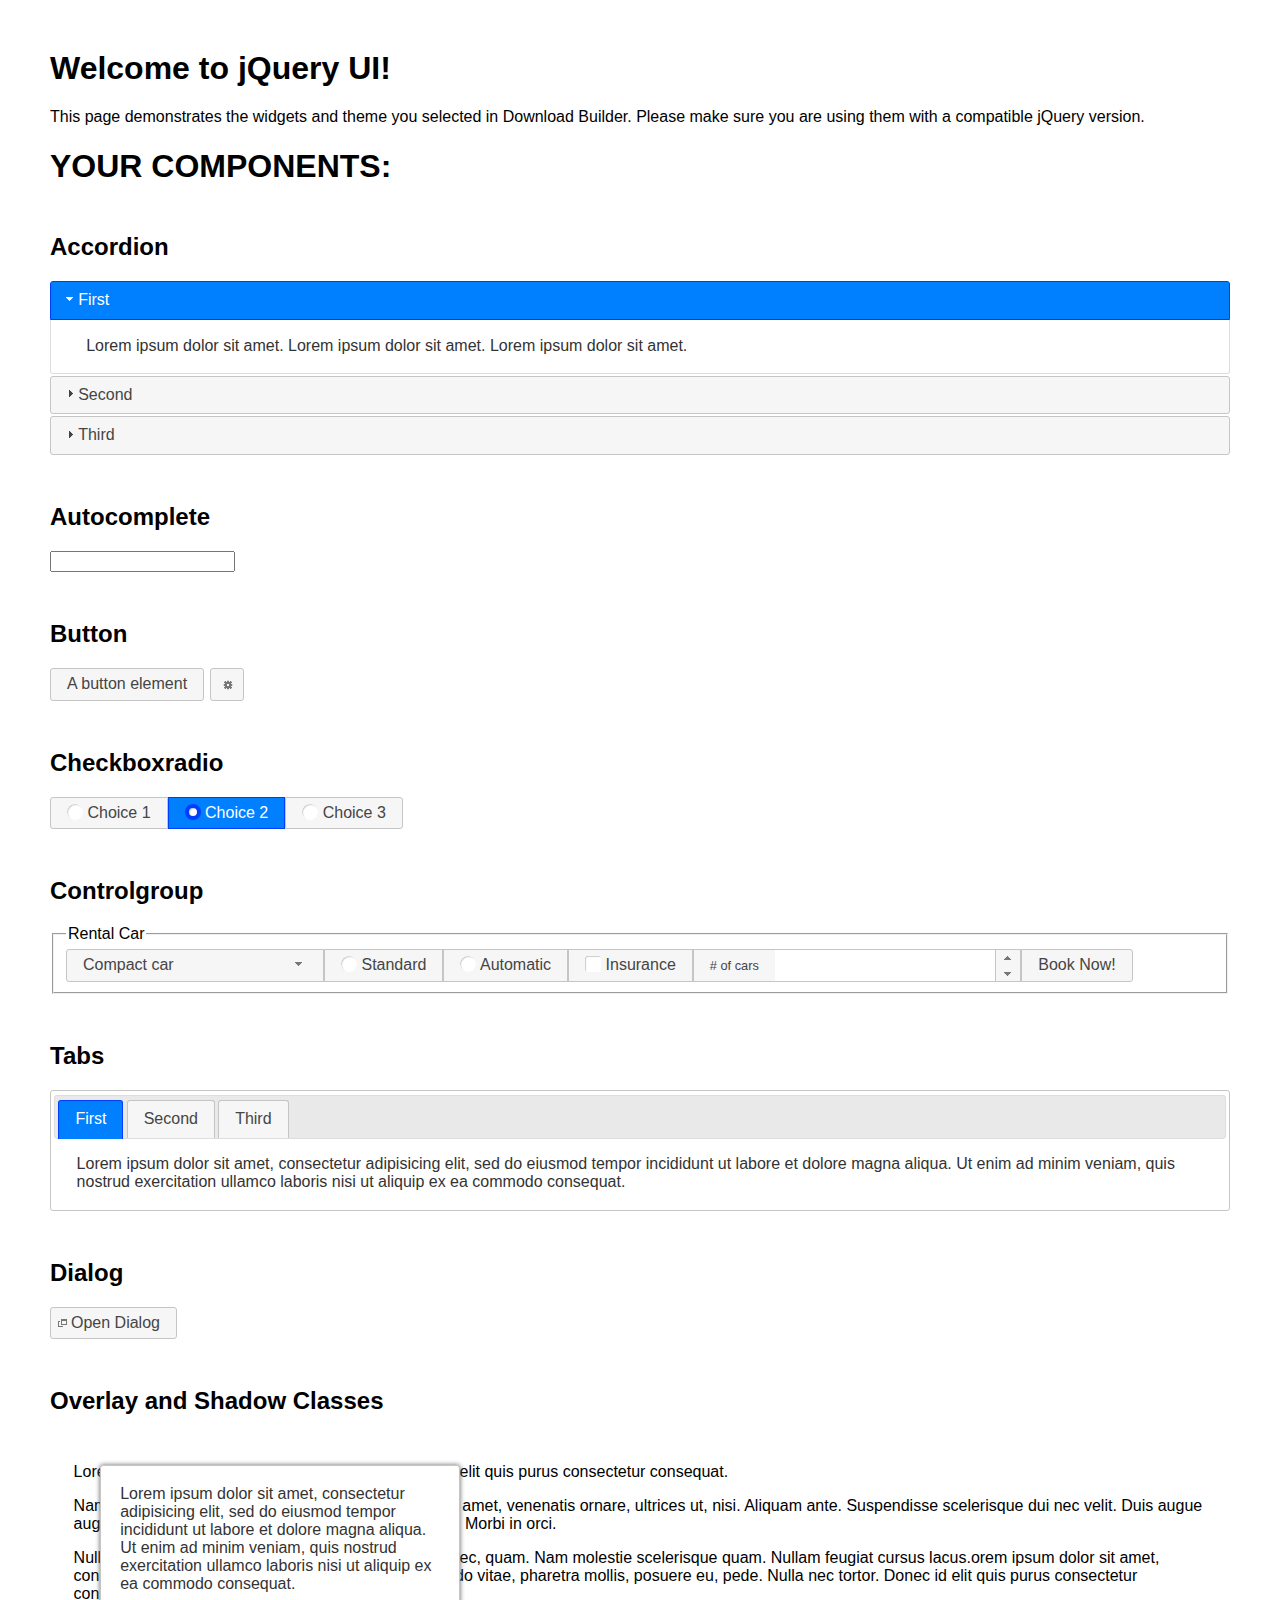
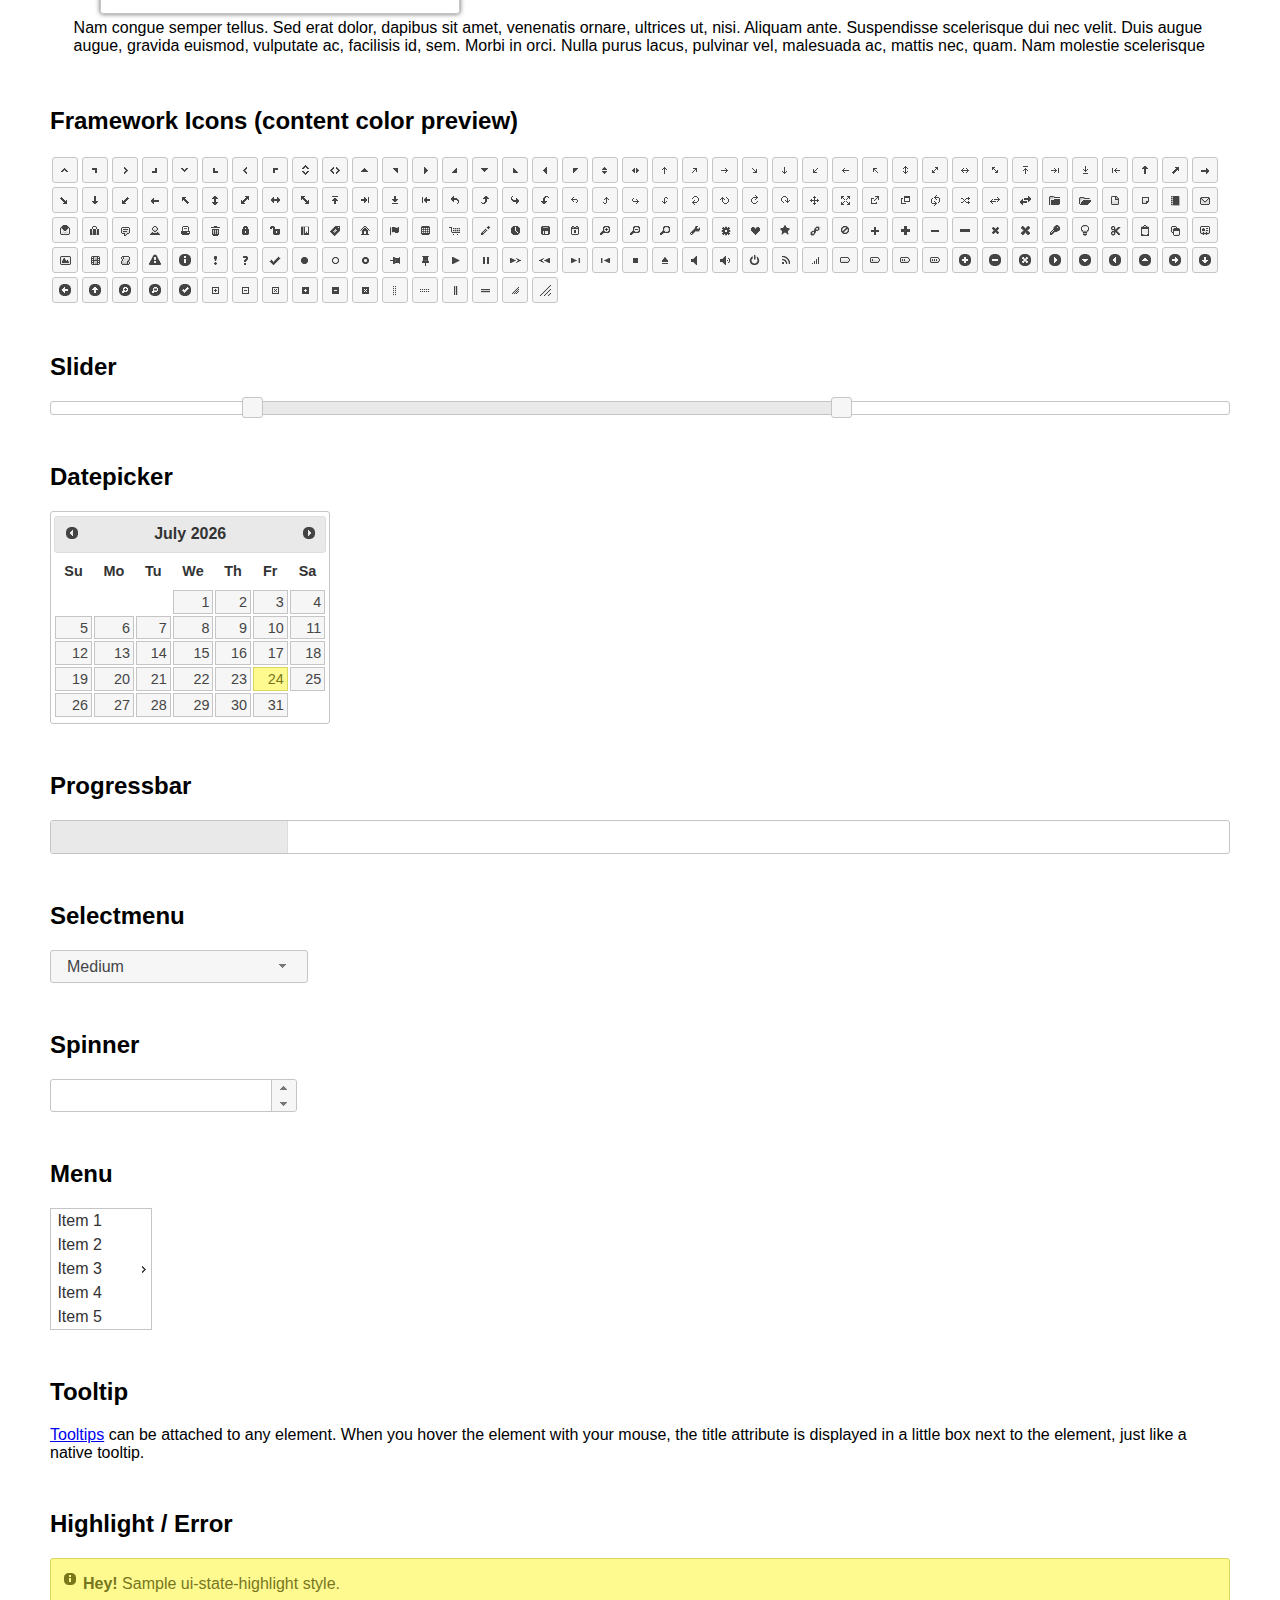
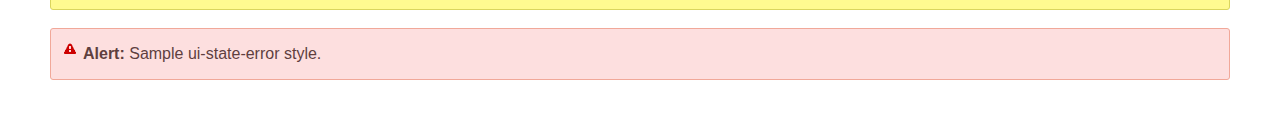
<file: 1234/web/vendor/jqueryui/index.html>
<!doctype html>
<html lang="us">
<head>
	<meta charset="utf-8">
	<title>jQuery UI Example Page</title>
	<link href="jquery-ui.css" rel="stylesheet">
	<style>
	body{
		font-family: "Trebuchet MS", sans-serif;
		margin: 50px;
	}
	.demoHeaders {
		margin-top: 2em;
	}
	#dialog-link {
		padding: .4em 1em .4em 20px;
		text-decoration: none;
		position: relative;
	}
	#dialog-link span.ui-icon {
		margin: 0 5px 0 0;
		position: absolute;
		left: .2em;
		top: 50%;
		margin-top: -8px;
	}
	#icons {
		margin: 0;
		padding: 0;
	}
	#icons li {
		margin: 2px;
		position: relative;
		padding: 4px 0;
		cursor: pointer;
		float: left;
		list-style: none;
	}
	#icons span.ui-icon {
		float: left;
		margin: 0 4px;
	}
	.fakewindowcontain .ui-widget-overlay {
		position: absolute;
	}
	select {
		width: 200px;
	}
	</style>
</head>
<body>

<h1>Welcome to jQuery UI!</h1>

<div class="ui-widget">
	<p>This page demonstrates the widgets and theme you selected in Download Builder. Please make sure you are using them with a compatible jQuery version.</p>
</div>

<h1>YOUR COMPONENTS:</h1>


<!-- Accordion -->
<h2 class="demoHeaders">Accordion</h2>
<div id="accordion">
	<h3>First</h3>
	<div>Lorem ipsum dolor sit amet. Lorem ipsum dolor sit amet. Lorem ipsum dolor sit amet.</div>
	<h3>Second</h3>
	<div>Phasellus mattis tincidunt nibh.</div>
	<h3>Third</h3>
	<div>Nam dui erat, auctor a, dignissim quis.</div>
</div>



<!-- Autocomplete -->
<h2 class="demoHeaders">Autocomplete</h2>
<div>
	<input id="autocomplete" title="type &quot;a&quot;">
</div>



<!-- Button -->
<h2 class="demoHeaders">Button</h2>
<button id="button">A button element</button>
<button id="button-icon">An icon-only button</button>



<!-- Checkboxradio -->
<h2 class="demoHeaders">Checkboxradio</h2>
<form style="margin-top: 1em;">
	<div id="radioset">
		<input type="radio" id="radio1" name="radio"><label for="radio1">Choice 1</label>
		<input type="radio" id="radio2" name="radio" checked="checked"><label for="radio2">Choice 2</label>
		<input type="radio" id="radio3" name="radio"><label for="radio3">Choice 3</label>
	</div>
</form>



<!-- Controlgroup -->
<h2 class="demoHeaders">Controlgroup</h2>
<fieldset>
	<legend>Rental Car</legend>
	<div id="controlgroup">
		<select id="car-type">
			<option>Compact car</option>
			<option>Midsize car</option>
			<option>Full size car</option>
			<option>SUV</option>
			<option>Luxury</option>
			<option>Truck</option>
			<option>Van</option>
		</select>
		<label for="transmission-standard">Standard</label>
		<input type="radio" name="transmission" id="transmission-standard">
		<label for="transmission-automatic">Automatic</label>
		<input type="radio" name="transmission" id="transmission-automatic">
		<label for="insurance">Insurance</label>
		<input type="checkbox" name="insurance" id="insurance">
		<label for="horizontal-spinner" class="ui-controlgroup-label"># of cars</label>
		<input id="horizontal-spinner" class="ui-spinner-input">
		<button>Book Now!</button>
	</div>
</fieldset>



<!-- Tabs -->
<h2 class="demoHeaders">Tabs</h2>
<div id="tabs">
	<ul>
		<li><a href="#tabs-1">First</a></li>
		<li><a href="#tabs-2">Second</a></li>
		<li><a href="#tabs-3">Third</a></li>
	</ul>
	<div id="tabs-1">Lorem ipsum dolor sit amet, consectetur adipisicing elit, sed do eiusmod tempor incididunt ut labore et dolore magna aliqua. Ut enim ad minim veniam, quis nostrud exercitation ullamco laboris nisi ut aliquip ex ea commodo consequat.</div>
	<div id="tabs-2">Phasellus mattis tincidunt nibh. Cras orci urna, blandit id, pretium vel, aliquet ornare, felis. Maecenas scelerisque sem non nisl. Fusce sed lorem in enim dictum bibendum.</div>
	<div id="tabs-3">Nam dui erat, auctor a, dignissim quis, sollicitudin eu, felis. Pellentesque nisi urna, interdum eget, sagittis et, consequat vestibulum, lacus. Mauris porttitor ullamcorper augue.</div>
</div>



<h2 class="demoHeaders">Dialog</h2>
<p>
	<button id="dialog-link" class="ui-button ui-corner-all ui-widget">
		<span class="ui-icon ui-icon-newwin"></span>Open Dialog
	</button>
</p>

<h2 class="demoHeaders">Overlay and Shadow Classes</h2>
<div style="position: relative; width: 96%; height: 200px; padding:1% 2%; overflow:hidden;" class="fakewindowcontain">
	<p>Lorem ipsum dolor sit amet,  Nulla nec tortor. Donec id elit quis purus consectetur consequat. </p><p>Nam congue semper tellus. Sed erat dolor, dapibus sit amet, venenatis ornare, ultrices ut, nisi. Aliquam ante. Suspendisse scelerisque dui nec velit. Duis augue augue, gravida euismod, vulputate ac, facilisis id, sem. Morbi in orci. </p><p>Nulla purus lacus, pulvinar vel, malesuada ac, mattis nec, quam. Nam molestie scelerisque quam. Nullam feugiat cursus lacus.orem ipsum dolor sit amet, consectetur adipiscing elit. Donec libero risus, commodo vitae, pharetra mollis, posuere eu, pede. Nulla nec tortor. Donec id elit quis purus consectetur consequat. </p><p>Nam congue semper tellus. Sed erat dolor, dapibus sit amet, venenatis ornare, ultrices ut, nisi. Aliquam ante. Suspendisse scelerisque dui nec velit. Duis augue augue, gravida euismod, vulputate ac, facilisis id, sem. Morbi in orci. Nulla purus lacus, pulvinar vel, malesuada ac, mattis nec, quam. Nam molestie scelerisque quam. </p><p>Nullam feugiat cursus lacus.orem ipsum dolor sit amet, consectetur adipiscing elit. Donec libero risus, commodo vitae, pharetra mollis, posuere eu, pede. Nulla nec tortor. Donec id elit quis purus consectetur consequat. Nam congue semper tellus. Sed erat dolor, dapibus sit amet, venenatis ornare, ultrices ut, nisi. Aliquam ante. </p><p>Suspendisse scelerisque dui nec velit. Duis augue augue, gravida euismod, vulputate ac, facilisis id, sem. Morbi in orci. Nulla purus lacus, pulvinar vel, malesuada ac, mattis nec, quam. Nam molestie scelerisque quam. Nullam feugiat cursus lacus.orem ipsum dolor sit amet, consectetur adipiscing elit. Donec libero risus, commodo vitae, pharetra mollis, posuere eu, pede. Nulla nec tortor. Donec id elit quis purus consectetur consequat. Nam congue semper tellus. Sed erat dolor, dapibus sit amet, venenatis ornare, ultrices ut, nisi. </p>

	<!-- ui-dialog -->
	<div class="ui-widget-overlay ui-front"></div>
	<div style="position: absolute; width: 320px; left: 50px; top: 30px; padding: 1.2em" class="ui-widget ui-front ui-widget-content ui-corner-all ui-widget-shadow">
		Lorem ipsum dolor sit amet, consectetur adipisicing elit, sed do eiusmod tempor incididunt ut labore et dolore magna aliqua. Ut enim ad minim veniam, quis nostrud exercitation ullamco laboris nisi ut aliquip ex ea commodo consequat.
	</div>

</div>

<!-- ui-dialog -->
<div id="dialog" title="Dialog Title">
	<p>Lorem ipsum dolor sit amet, consectetur adipisicing elit, sed do eiusmod tempor incididunt ut labore et dolore magna aliqua. Ut enim ad minim veniam, quis nostrud exercitation ullamco laboris nisi ut aliquip ex ea commodo consequat.</p>
</div>



<h2 class="demoHeaders">Framework Icons (content color preview)</h2>
<ul id="icons" class="ui-widget ui-helper-clearfix">
	<li class="ui-state-default ui-corner-all" title=".ui-icon-caret-1-n"><span class="ui-icon ui-icon-caret-1-n"></span></li>
	<li class="ui-state-default ui-corner-all" title=".ui-icon-caret-1-ne"><span class="ui-icon ui-icon-caret-1-ne"></span></li>
	<li class="ui-state-default ui-corner-all" title=".ui-icon-caret-1-e"><span class="ui-icon ui-icon-caret-1-e"></span></li>
	<li class="ui-state-default ui-corner-all" title=".ui-icon-caret-1-se"><span class="ui-icon ui-icon-caret-1-se"></span></li>
	<li class="ui-state-default ui-corner-all" title=".ui-icon-caret-1-s"><span class="ui-icon ui-icon-caret-1-s"></span></li>
	<li class="ui-state-default ui-corner-all" title=".ui-icon-caret-1-sw"><span class="ui-icon ui-icon-caret-1-sw"></span></li>
	<li class="ui-state-default ui-corner-all" title=".ui-icon-caret-1-w"><span class="ui-icon ui-icon-caret-1-w"></span></li>
	<li class="ui-state-default ui-corner-all" title=".ui-icon-caret-1-nw"><span class="ui-icon ui-icon-caret-1-nw"></span></li>
	<li class="ui-state-default ui-corner-all" title=".ui-icon-caret-2-n-s"><span class="ui-icon ui-icon-caret-2-n-s"></span></li>
	<li class="ui-state-default ui-corner-all" title=".ui-icon-caret-2-e-w"><span class="ui-icon ui-icon-caret-2-e-w"></span></li>
	<li class="ui-state-default ui-corner-all" title=".ui-icon-triangle-1-n"><span class="ui-icon ui-icon-triangle-1-n"></span></li>
	<li class="ui-state-default ui-corner-all" title=".ui-icon-triangle-1-ne"><span class="ui-icon ui-icon-triangle-1-ne"></span></li>
	<li class="ui-state-default ui-corner-all" title=".ui-icon-triangle-1-e"><span class="ui-icon ui-icon-triangle-1-e"></span></li>
	<li class="ui-state-default ui-corner-all" title=".ui-icon-triangle-1-se"><span class="ui-icon ui-icon-triangle-1-se"></span></li>
	<li class="ui-state-default ui-corner-all" title=".ui-icon-triangle-1-s"><span class="ui-icon ui-icon-triangle-1-s"></span></li>
	<li class="ui-state-default ui-corner-all" title=".ui-icon-triangle-1-sw"><span class="ui-icon ui-icon-triangle-1-sw"></span></li>
	<li class="ui-state-default ui-corner-all" title=".ui-icon-triangle-1-w"><span class="ui-icon ui-icon-triangle-1-w"></span></li>
	<li class="ui-state-default ui-corner-all" title=".ui-icon-triangle-1-nw"><span class="ui-icon ui-icon-triangle-1-nw"></span></li>
	<li class="ui-state-default ui-corner-all" title=".ui-icon-triangle-2-n-s"><span class="ui-icon ui-icon-triangle-2-n-s"></span></li>
	<li class="ui-state-default ui-corner-all" title=".ui-icon-triangle-2-e-w"><span class="ui-icon ui-icon-triangle-2-e-w"></span></li>
	<li class="ui-state-default ui-corner-all" title=".ui-icon-arrow-1-n"><span class="ui-icon ui-icon-arrow-1-n"></span></li>
	<li class="ui-state-default ui-corner-all" title=".ui-icon-arrow-1-ne"><span class="ui-icon ui-icon-arrow-1-ne"></span></li>
	<li class="ui-state-default ui-corner-all" title=".ui-icon-arrow-1-e"><span class="ui-icon ui-icon-arrow-1-e"></span></li>
	<li class="ui-state-default ui-corner-all" title=".ui-icon-arrow-1-se"><span class="ui-icon ui-icon-arrow-1-se"></span></li>
	<li class="ui-state-default ui-corner-all" title=".ui-icon-arrow-1-s"><span class="ui-icon ui-icon-arrow-1-s"></span></li>
	<li class="ui-state-default ui-corner-all" title=".ui-icon-arrow-1-sw"><span class="ui-icon ui-icon-arrow-1-sw"></span></li>
	<li class="ui-state-default ui-corner-all" title=".ui-icon-arrow-1-w"><span class="ui-icon ui-icon-arrow-1-w"></span></li>
	<li class="ui-state-default ui-corner-all" title=".ui-icon-arrow-1-nw"><span class="ui-icon ui-icon-arrow-1-nw"></span></li>
	<li class="ui-state-default ui-corner-all" title=".ui-icon-arrow-2-n-s"><span class="ui-icon ui-icon-arrow-2-n-s"></span></li>
	<li class="ui-state-default ui-corner-all" title=".ui-icon-arrow-2-ne-sw"><span class="ui-icon ui-icon-arrow-2-ne-sw"></span></li>
	<li class="ui-state-default ui-corner-all" title=".ui-icon-arrow-2-e-w"><span class="ui-icon ui-icon-arrow-2-e-w"></span></li>
	<li class="ui-state-default ui-corner-all" title=".ui-icon-arrow-2-se-nw"><span class="ui-icon ui-icon-arrow-2-se-nw"></span></li>
	<li class="ui-state-default ui-corner-all" title=".ui-icon-arrowstop-1-n"><span class="ui-icon ui-icon-arrowstop-1-n"></span></li>
	<li class="ui-state-default ui-corner-all" title=".ui-icon-arrowstop-1-e"><span class="ui-icon ui-icon-arrowstop-1-e"></span></li>
	<li class="ui-state-default ui-corner-all" title=".ui-icon-arrowstop-1-s"><span class="ui-icon ui-icon-arrowstop-1-s"></span></li>
	<li class="ui-state-default ui-corner-all" title=".ui-icon-arrowstop-1-w"><span class="ui-icon ui-icon-arrowstop-1-w"></span></li>
	<li class="ui-state-default ui-corner-all" title=".ui-icon-arrowthick-1-n"><span class="ui-icon ui-icon-arrowthick-1-n"></span></li>
	<li class="ui-state-default ui-corner-all" title=".ui-icon-arrowthick-1-ne"><span class="ui-icon ui-icon-arrowthick-1-ne"></span></li>
	<li class="ui-state-default ui-corner-all" title=".ui-icon-arrowthick-1-e"><span class="ui-icon ui-icon-arrowthick-1-e"></span></li>
	<li class="ui-state-default ui-corner-all" title=".ui-icon-arrowthick-1-se"><span class="ui-icon ui-icon-arrowthick-1-se"></span></li>
	<li class="ui-state-default ui-corner-all" title=".ui-icon-arrowthick-1-s"><span class="ui-icon ui-icon-arrowthick-1-s"></span></li>
	<li class="ui-state-default ui-corner-all" title=".ui-icon-arrowthick-1-sw"><span class="ui-icon ui-icon-arrowthick-1-sw"></span></li>
	<li class="ui-state-default ui-corner-all" title=".ui-icon-arrowthick-1-w"><span class="ui-icon ui-icon-arrowthick-1-w"></span></li>
	<li class="ui-state-default ui-corner-all" title=".ui-icon-arrowthick-1-nw"><span class="ui-icon ui-icon-arrowthick-1-nw"></span></li>
	<li class="ui-state-default ui-corner-all" title=".ui-icon-arrowthick-2-n-s"><span class="ui-icon ui-icon-arrowthick-2-n-s"></span></li>
	<li class="ui-state-default ui-corner-all" title=".ui-icon-arrowthick-2-ne-sw"><span class="ui-icon ui-icon-arrowthick-2-ne-sw"></span></li>
	<li class="ui-state-default ui-corner-all" title=".ui-icon-arrowthick-2-e-w"><span class="ui-icon ui-icon-arrowthick-2-e-w"></span></li>
	<li class="ui-state-default ui-corner-all" title=".ui-icon-arrowthick-2-se-nw"><span class="ui-icon ui-icon-arrowthick-2-se-nw"></span></li>
	<li class="ui-state-default ui-corner-all" title=".ui-icon-arrowthickstop-1-n"><span class="ui-icon ui-icon-arrowthickstop-1-n"></span></li>
	<li class="ui-state-default ui-corner-all" title=".ui-icon-arrowthickstop-1-e"><span class="ui-icon ui-icon-arrowthickstop-1-e"></span></li>
	<li class="ui-state-default ui-corner-all" title=".ui-icon-arrowthickstop-1-s"><span class="ui-icon ui-icon-arrowthickstop-1-s"></span></li>
	<li class="ui-state-default ui-corner-all" title=".ui-icon-arrowthickstop-1-w"><span class="ui-icon ui-icon-arrowthickstop-1-w"></span></li>
	<li class="ui-state-default ui-corner-all" title=".ui-icon-arrowreturnthick-1-w"><span class="ui-icon ui-icon-arrowreturnthick-1-w"></span></li>
	<li class="ui-state-default ui-corner-all" title=".ui-icon-arrowreturnthick-1-n"><span class="ui-icon ui-icon-arrowreturnthick-1-n"></span></li>
	<li class="ui-state-default ui-corner-all" title=".ui-icon-arrowreturnthick-1-e"><span class="ui-icon ui-icon-arrowreturnthick-1-e"></span></li>
	<li class="ui-state-default ui-corner-all" title=".ui-icon-arrowreturnthick-1-s"><span class="ui-icon ui-icon-arrowreturnthick-1-s"></span></li>
	<li class="ui-state-default ui-corner-all" title=".ui-icon-arrowreturn-1-w"><span class="ui-icon ui-icon-arrowreturn-1-w"></span></li>
	<li class="ui-state-default ui-corner-all" title=".ui-icon-arrowreturn-1-n"><span class="ui-icon ui-icon-arrowreturn-1-n"></span></li>
	<li class="ui-state-default ui-corner-all" title=".ui-icon-arrowreturn-1-e"><span class="ui-icon ui-icon-arrowreturn-1-e"></span></li>
	<li class="ui-state-default ui-corner-all" title=".ui-icon-arrowreturn-1-s"><span class="ui-icon ui-icon-arrowreturn-1-s"></span></li>
	<li class="ui-state-default ui-corner-all" title=".ui-icon-arrowrefresh-1-w"><span class="ui-icon ui-icon-arrowrefresh-1-w"></span></li>
	<li class="ui-state-default ui-corner-all" title=".ui-icon-arrowrefresh-1-n"><span class="ui-icon ui-icon-arrowrefresh-1-n"></span></li>
	<li class="ui-state-default ui-corner-all" title=".ui-icon-arrowrefresh-1-e"><span class="ui-icon ui-icon-arrowrefresh-1-e"></span></li>
	<li class="ui-state-default ui-corner-all" title=".ui-icon-arrowrefresh-1-s"><span class="ui-icon ui-icon-arrowrefresh-1-s"></span></li>
	<li class="ui-state-default ui-corner-all" title=".ui-icon-arrow-4"><span class="ui-icon ui-icon-arrow-4"></span></li>
	<li class="ui-state-default ui-corner-all" title=".ui-icon-arrow-4-diag"><span class="ui-icon ui-icon-arrow-4-diag"></span></li>
	<li class="ui-state-default ui-corner-all" title=".ui-icon-extlink"><span class="ui-icon ui-icon-extlink"></span></li>
	<li class="ui-state-default ui-corner-all" title=".ui-icon-newwin"><span class="ui-icon ui-icon-newwin"></span></li>
	<li class="ui-state-default ui-corner-all" title=".ui-icon-refresh"><span class="ui-icon ui-icon-refresh"></span></li>
	<li class="ui-state-default ui-corner-all" title=".ui-icon-shuffle"><span class="ui-icon ui-icon-shuffle"></span></li>
	<li class="ui-state-default ui-corner-all" title=".ui-icon-transfer-e-w"><span class="ui-icon ui-icon-transfer-e-w"></span></li>
	<li class="ui-state-default ui-corner-all" title=".ui-icon-transferthick-e-w"><span class="ui-icon ui-icon-transferthick-e-w"></span></li>
	<li class="ui-state-default ui-corner-all" title=".ui-icon-folder-collapsed"><span class="ui-icon ui-icon-folder-collapsed"></span></li>
	<li class="ui-state-default ui-corner-all" title=".ui-icon-folder-open"><span class="ui-icon ui-icon-folder-open"></span></li>
	<li class="ui-state-default ui-corner-all" title=".ui-icon-document"><span class="ui-icon ui-icon-document"></span></li>
	<li class="ui-state-default ui-corner-all" title=".ui-icon-document-b"><span class="ui-icon ui-icon-document-b"></span></li>
	<li class="ui-state-default ui-corner-all" title=".ui-icon-note"><span class="ui-icon ui-icon-note"></span></li>
	<li class="ui-state-default ui-corner-all" title=".ui-icon-mail-closed"><span class="ui-icon ui-icon-mail-closed"></span></li>
	<li class="ui-state-default ui-corner-all" title=".ui-icon-mail-open"><span class="ui-icon ui-icon-mail-open"></span></li>
	<li class="ui-state-default ui-corner-all" title=".ui-icon-suitcase"><span class="ui-icon ui-icon-suitcase"></span></li>
	<li class="ui-state-default ui-corner-all" title=".ui-icon-comment"><span class="ui-icon ui-icon-comment"></span></li>
	<li class="ui-state-default ui-corner-all" title=".ui-icon-person"><span class="ui-icon ui-icon-person"></span></li>
	<li class="ui-state-default ui-corner-all" title=".ui-icon-print"><span class="ui-icon ui-icon-print"></span></li>
	<li class="ui-state-default ui-corner-all" title=".ui-icon-trash"><span class="ui-icon ui-icon-trash"></span></li>
	<li class="ui-state-default ui-corner-all" title=".ui-icon-locked"><span class="ui-icon ui-icon-locked"></span></li>
	<li class="ui-state-default ui-corner-all" title=".ui-icon-unlocked"><span class="ui-icon ui-icon-unlocked"></span></li>
	<li class="ui-state-default ui-corner-all" title=".ui-icon-bookmark"><span class="ui-icon ui-icon-bookmark"></span></li>
	<li class="ui-state-default ui-corner-all" title=".ui-icon-tag"><span class="ui-icon ui-icon-tag"></span></li>
	<li class="ui-state-default ui-corner-all" title=".ui-icon-home"><span class="ui-icon ui-icon-home"></span></li>
	<li class="ui-state-default ui-corner-all" title=".ui-icon-flag"><span class="ui-icon ui-icon-flag"></span></li>
	<li class="ui-state-default ui-corner-all" title=".ui-icon-calculator"><span class="ui-icon ui-icon-calculator"></span></li>
	<li class="ui-state-default ui-corner-all" title=".ui-icon-cart"><span class="ui-icon ui-icon-cart"></span></li>
	<li class="ui-state-default ui-corner-all" title=".ui-icon-pencil"><span class="ui-icon ui-icon-pencil"></span></li>
	<li class="ui-state-default ui-corner-all" title=".ui-icon-clock"><span class="ui-icon ui-icon-clock"></span></li>
	<li class="ui-state-default ui-corner-all" title=".ui-icon-disk"><span class="ui-icon ui-icon-disk"></span></li>
	<li class="ui-state-default ui-corner-all" title=".ui-icon-calendar"><span class="ui-icon ui-icon-calendar"></span></li>
	<li class="ui-state-default ui-corner-all" title=".ui-icon-zoomin"><span class="ui-icon ui-icon-zoomin"></span></li>
	<li class="ui-state-default ui-corner-all" title=".ui-icon-zoomout"><span class="ui-icon ui-icon-zoomout"></span></li>
	<li class="ui-state-default ui-corner-all" title=".ui-icon-search"><span class="ui-icon ui-icon-search"></span></li>
	<li class="ui-state-default ui-corner-all" title=".ui-icon-wrench"><span class="ui-icon ui-icon-wrench"></span></li>
	<li class="ui-state-default ui-corner-all" title=".ui-icon-gear"><span class="ui-icon ui-icon-gear"></span></li>
	<li class="ui-state-default ui-corner-all" title=".ui-icon-heart"><span class="ui-icon ui-icon-heart"></span></li>
	<li class="ui-state-default ui-corner-all" title=".ui-icon-star"><span class="ui-icon ui-icon-star"></span></li>
	<li class="ui-state-default ui-corner-all" title=".ui-icon-link"><span class="ui-icon ui-icon-link"></span></li>
	<li class="ui-state-default ui-corner-all" title=".ui-icon-cancel"><span class="ui-icon ui-icon-cancel"></span></li>
	<li class="ui-state-default ui-corner-all" title=".ui-icon-plus"><span class="ui-icon ui-icon-plus"></span></li>
	<li class="ui-state-default ui-corner-all" title=".ui-icon-plusthick"><span class="ui-icon ui-icon-plusthick"></span></li>
	<li class="ui-state-default ui-corner-all" title=".ui-icon-minus"><span class="ui-icon ui-icon-minus"></span></li>
	<li class="ui-state-default ui-corner-all" title=".ui-icon-minusthick"><span class="ui-icon ui-icon-minusthick"></span></li>
	<li class="ui-state-default ui-corner-all" title=".ui-icon-close"><span class="ui-icon ui-icon-close"></span></li>
	<li class="ui-state-default ui-corner-all" title=".ui-icon-closethick"><span class="ui-icon ui-icon-closethick"></span></li>
	<li class="ui-state-default ui-corner-all" title=".ui-icon-key"><span class="ui-icon ui-icon-key"></span></li>
	<li class="ui-state-default ui-corner-all" title=".ui-icon-lightbulb"><span class="ui-icon ui-icon-lightbulb"></span></li>
	<li class="ui-state-default ui-corner-all" title=".ui-icon-scissors"><span class="ui-icon ui-icon-scissors"></span></li>
	<li class="ui-state-default ui-corner-all" title=".ui-icon-clipboard"><span class="ui-icon ui-icon-clipboard"></span></li>
	<li class="ui-state-default ui-corner-all" title=".ui-icon-copy"><span class="ui-icon ui-icon-copy"></span></li>
	<li class="ui-state-default ui-corner-all" title=".ui-icon-contact"><span class="ui-icon ui-icon-contact"></span></li>
	<li class="ui-state-default ui-corner-all" title=".ui-icon-image"><span class="ui-icon ui-icon-image"></span></li>
	<li class="ui-state-default ui-corner-all" title=".ui-icon-video"><span class="ui-icon ui-icon-video"></span></li>
	<li class="ui-state-default ui-corner-all" title=".ui-icon-script"><span class="ui-icon ui-icon-script"></span></li>
	<li class="ui-state-default ui-corner-all" title=".ui-icon-alert"><span class="ui-icon ui-icon-alert"></span></li>
	<li class="ui-state-default ui-corner-all" title=".ui-icon-info"><span class="ui-icon ui-icon-info"></span></li>
	<li class="ui-state-default ui-corner-all" title=".ui-icon-notice"><span class="ui-icon ui-icon-notice"></span></li>
	<li class="ui-state-default ui-corner-all" title=".ui-icon-help"><span class="ui-icon ui-icon-help"></span></li>
	<li class="ui-state-default ui-corner-all" title=".ui-icon-check"><span class="ui-icon ui-icon-check"></span></li>
	<li class="ui-state-default ui-corner-all" title=".ui-icon-bullet"><span class="ui-icon ui-icon-bullet"></span></li>
	<li class="ui-state-default ui-corner-all" title=".ui-icon-radio-off"><span class="ui-icon ui-icon-radio-off"></span></li>
	<li class="ui-state-default ui-corner-all" title=".ui-icon-radio-on"><span class="ui-icon ui-icon-radio-on"></span></li>
	<li class="ui-state-default ui-corner-all" title=".ui-icon-pin-w"><span class="ui-icon ui-icon-pin-w"></span></li>
	<li class="ui-state-default ui-corner-all" title=".ui-icon-pin-s"><span class="ui-icon ui-icon-pin-s"></span></li>
	<li class="ui-state-default ui-corner-all" title=".ui-icon-play"><span class="ui-icon ui-icon-play"></span></li>
	<li class="ui-state-default ui-corner-all" title=".ui-icon-pause"><span class="ui-icon ui-icon-pause"></span></li>
	<li class="ui-state-default ui-corner-all" title=".ui-icon-seek-next"><span class="ui-icon ui-icon-seek-next"></span></li>
	<li class="ui-state-default ui-corner-all" title=".ui-icon-seek-prev"><span class="ui-icon ui-icon-seek-prev"></span></li>
	<li class="ui-state-default ui-corner-all" title=".ui-icon-seek-end"><span class="ui-icon ui-icon-seek-end"></span></li>
	<li class="ui-state-default ui-corner-all" title=".ui-icon-seek-first"><span class="ui-icon ui-icon-seek-first"></span></li>
	<li class="ui-state-default ui-corner-all" title=".ui-icon-stop"><span class="ui-icon ui-icon-stop"></span></li>
	<li class="ui-state-default ui-corner-all" title=".ui-icon-eject"><span class="ui-icon ui-icon-eject"></span></li>
	<li class="ui-state-default ui-corner-all" title=".ui-icon-volume-off"><span class="ui-icon ui-icon-volume-off"></span></li>
	<li class="ui-state-default ui-corner-all" title=".ui-icon-volume-on"><span class="ui-icon ui-icon-volume-on"></span></li>
	<li class="ui-state-default ui-corner-all" title=".ui-icon-power"><span class="ui-icon ui-icon-power"></span></li>
	<li class="ui-state-default ui-corner-all" title=".ui-icon-signal-diag"><span class="ui-icon ui-icon-signal-diag"></span></li>
	<li class="ui-state-default ui-corner-all" title=".ui-icon-signal"><span class="ui-icon ui-icon-signal"></span></li>
	<li class="ui-state-default ui-corner-all" title=".ui-icon-battery-0"><span class="ui-icon ui-icon-battery-0"></span></li>
	<li class="ui-state-default ui-corner-all" title=".ui-icon-battery-1"><span class="ui-icon ui-icon-battery-1"></span></li>
	<li class="ui-state-default ui-corner-all" title=".ui-icon-battery-2"><span class="ui-icon ui-icon-battery-2"></span></li>
	<li class="ui-state-default ui-corner-all" title=".ui-icon-battery-3"><span class="ui-icon ui-icon-battery-3"></span></li>
	<li class="ui-state-default ui-corner-all" title=".ui-icon-circle-plus"><span class="ui-icon ui-icon-circle-plus"></span></li>
	<li class="ui-state-default ui-corner-all" title=".ui-icon-circle-minus"><span class="ui-icon ui-icon-circle-minus"></span></li>
	<li class="ui-state-default ui-corner-all" title=".ui-icon-circle-close"><span class="ui-icon ui-icon-circle-close"></span></li>
	<li class="ui-state-default ui-corner-all" title=".ui-icon-circle-triangle-e"><span class="ui-icon ui-icon-circle-triangle-e"></span></li>
	<li class="ui-state-default ui-corner-all" title=".ui-icon-circle-triangle-s"><span class="ui-icon ui-icon-circle-triangle-s"></span></li>
	<li class="ui-state-default ui-corner-all" title=".ui-icon-circle-triangle-w"><span class="ui-icon ui-icon-circle-triangle-w"></span></li>
	<li class="ui-state-default ui-corner-all" title=".ui-icon-circle-triangle-n"><span class="ui-icon ui-icon-circle-triangle-n"></span></li>
	<li class="ui-state-default ui-corner-all" title=".ui-icon-circle-arrow-e"><span class="ui-icon ui-icon-circle-arrow-e"></span></li>
	<li class="ui-state-default ui-corner-all" title=".ui-icon-circle-arrow-s"><span class="ui-icon ui-icon-circle-arrow-s"></span></li>
	<li class="ui-state-default ui-corner-all" title=".ui-icon-circle-arrow-w"><span class="ui-icon ui-icon-circle-arrow-w"></span></li>
	<li class="ui-state-default ui-corner-all" title=".ui-icon-circle-arrow-n"><span class="ui-icon ui-icon-circle-arrow-n"></span></li>
	<li class="ui-state-default ui-corner-all" title=".ui-icon-circle-zoomin"><span class="ui-icon ui-icon-circle-zoomin"></span></li>
	<li class="ui-state-default ui-corner-all" title=".ui-icon-circle-zoomout"><span class="ui-icon ui-icon-circle-zoomout"></span></li>
	<li class="ui-state-default ui-corner-all" title=".ui-icon-circle-check"><span class="ui-icon ui-icon-circle-check"></span></li>
	<li class="ui-state-default ui-corner-all" title=".ui-icon-circlesmall-plus"><span class="ui-icon ui-icon-circlesmall-plus"></span></li>
	<li class="ui-state-default ui-corner-all" title=".ui-icon-circlesmall-minus"><span class="ui-icon ui-icon-circlesmall-minus"></span></li>
	<li class="ui-state-default ui-corner-all" title=".ui-icon-circlesmall-close"><span class="ui-icon ui-icon-circlesmall-close"></span></li>
	<li class="ui-state-default ui-corner-all" title=".ui-icon-squaresmall-plus"><span class="ui-icon ui-icon-squaresmall-plus"></span></li>
	<li class="ui-state-default ui-corner-all" title=".ui-icon-squaresmall-minus"><span class="ui-icon ui-icon-squaresmall-minus"></span></li>
	<li class="ui-state-default ui-corner-all" title=".ui-icon-squaresmall-close"><span class="ui-icon ui-icon-squaresmall-close"></span></li>
	<li class="ui-state-default ui-corner-all" title=".ui-icon-grip-dotted-vertical"><span class="ui-icon ui-icon-grip-dotted-vertical"></span></li>
	<li class="ui-state-default ui-corner-all" title=".ui-icon-grip-dotted-horizontal"><span class="ui-icon ui-icon-grip-dotted-horizontal"></span></li>
	<li class="ui-state-default ui-corner-all" title=".ui-icon-grip-solid-vertical"><span class="ui-icon ui-icon-grip-solid-vertical"></span></li>
	<li class="ui-state-default ui-corner-all" title=".ui-icon-grip-solid-horizontal"><span class="ui-icon ui-icon-grip-solid-horizontal"></span></li>
	<li class="ui-state-default ui-corner-all" title=".ui-icon-gripsmall-diagonal-se"><span class="ui-icon ui-icon-gripsmall-diagonal-se"></span></li>
	<li class="ui-state-default ui-corner-all" title=".ui-icon-grip-diagonal-se"><span class="ui-icon ui-icon-grip-diagonal-se"></span></li>
</ul>


<!-- Slider -->
<h2 class="demoHeaders">Slider</h2>
<div id="slider"></div>



<!-- Datepicker -->
<h2 class="demoHeaders">Datepicker</h2>
<div id="datepicker"></div>



<!-- Progressbar -->
<h2 class="demoHeaders">Progressbar</h2>
<div id="progressbar"></div>



<!-- Progressbar -->
<h2 class="demoHeaders">Selectmenu</h2>
<select id="selectmenu">
	<option>Slower</option>
	<option>Slow</option>
	<option selected="selected">Medium</option>
	<option>Fast</option>
	<option>Faster</option>
</select>



<!-- Spinner -->
<h2 class="demoHeaders">Spinner</h2>
<input id="spinner">



<!-- Menu -->
<h2 class="demoHeaders">Menu</h2>
<ul style="width:100px;" id="menu">
	<li><div>Item 1</div></li>
	<li><div>Item 2</div></li>
	<li><div>Item 3</div>
		<ul>
			<li><div>Item 3-1</div></li>
			<li><div>Item 3-2</div></li>
			<li><div>Item 3-3</div></li>
			<li><div>Item 3-4</div></li>
			<li><div>Item 3-5</div></li>
		</ul>
	</li>
	<li><div>Item 4</div></li>
	<li><div>Item 5</div></li>
</ul>



<!-- Tooltip -->
<h2 class="demoHeaders">Tooltip</h2>
<p id="tooltip">
	<a href="#" title="That&apos;s what this widget is">Tooltips</a> can be attached to any element. When you hover
the element with your mouse, the title attribute is displayed in a little box next to the element, just like a native tooltip.
</p>


<!-- Highlight / Error -->
<h2 class="demoHeaders">Highlight / Error</h2>
<div class="ui-widget">
	<div class="ui-state-highlight ui-corner-all" style="margin-top: 20px; padding: 0 .7em;">
		<p><span class="ui-icon ui-icon-info" style="float: left; margin-right: .3em;"></span>
		<strong>Hey!</strong> Sample ui-state-highlight style.</p>
	</div>
</div>
<br>
<div class="ui-widget">
	<div class="ui-state-error ui-corner-all" style="padding: 0 .7em;">
		<p><span class="ui-icon ui-icon-alert" style="float: left; margin-right: .3em;"></span>
		<strong>Alert:</strong> Sample ui-state-error style.</p>
	</div>
</div>

<script src="external/jquery/jquery.js"></script>
<script src="jquery-ui.js"></script>
<script>

$( "#accordion" ).accordion();



var availableTags = [
	"ActionScript",
	"AppleScript",
	"Asp",
	"BASIC",
	"C",
	"C++",
	"Clojure",
	"COBOL",
	"ColdFusion",
	"Erlang",
	"Fortran",
	"Groovy",
	"Haskell",
	"Java",
	"JavaScript",
	"Lisp",
	"Perl",
	"PHP",
	"Python",
	"Ruby",
	"Scala",
	"Scheme"
];
$( "#autocomplete" ).autocomplete({
	source: availableTags
});



$( "#button" ).button();
$( "#button-icon" ).button({
	icon: "ui-icon-gear",
	showLabel: false
});



$( "#radioset" ).buttonset();



$( "#controlgroup" ).controlgroup();



$( "#tabs" ).tabs();



$( "#dialog" ).dialog({
	autoOpen: false,
	width: 400,
	buttons: [
		{
			text: "Ok",
			click: function() {
				$( this ).dialog( "close" );
			}
		},
		{
			text: "Cancel",
			click: function() {
				$( this ).dialog( "close" );
			}
		}
	]
});

// Link to open the dialog
$( "#dialog-link" ).click(function( event ) {
	$( "#dialog" ).dialog( "open" );
	event.preventDefault();
});



$( "#datepicker" ).datepicker({
	inline: true
});



$( "#slider" ).slider({
	range: true,
	values: [ 17, 67 ]
});



$( "#progressbar" ).progressbar({
	value: 20
});



$( "#spinner" ).spinner();



$( "#menu" ).menu();



$( "#tooltip" ).tooltip();



$( "#selectmenu" ).selectmenu();


// Hover states on the static widgets
$( "#dialog-link, #icons li" ).hover(
	function() {
		$( this ).addClass( "ui-state-hover" );
	},
	function() {
		$( this ).removeClass( "ui-state-hover" );
	}
);
</script>
</body>
</html>
</file>
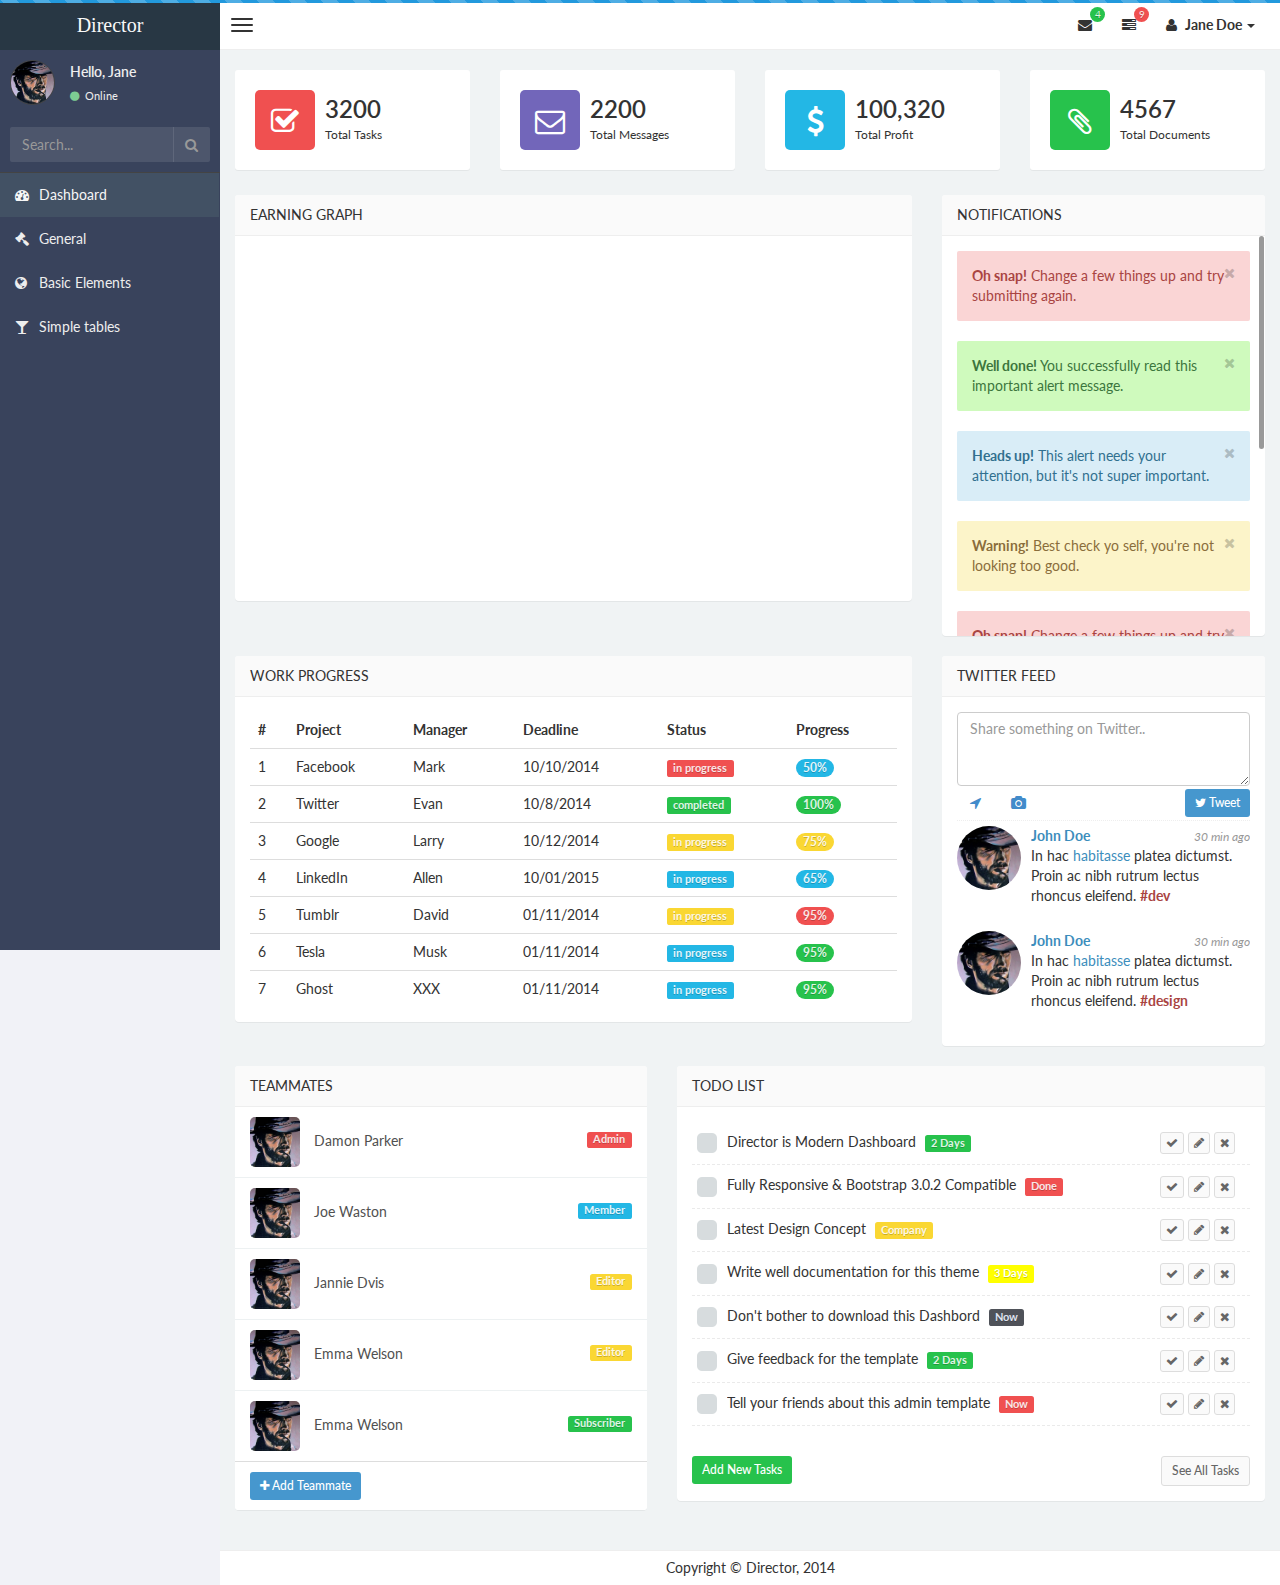
<file: 1234/web/dashboard.html>
<!DOCTYPE html>
<html>
<head>
    <meta charset="UTF-8">
    <title>Director | Dashboard</title>
    <meta content='width=device-width, initial-scale=1, maximum-scale=1, user-scalable=no' name='viewport'>
    <meta name="description" content="Developed By M Abdur Rokib Promy">
    <meta name="keywords" content="Admin, Bootstrap 3, Template, Theme, Responsive">
    <!-- bootstrap 3.0.2 -->
    <link href="css/bootstrap.min.css" rel="stylesheet" type="text/css" />
    <!-- font Awesome -->
    <link href="css/font-awesome.min.css" rel="stylesheet" type="text/css" />
    <!-- Ionicons -->
    <link href="css/ionicons.min.css" rel="stylesheet" type="text/css" />
    <!-- Morris chart -->
    <link href="css/morris/morris.css" rel="stylesheet" type="text/css" />
    <!-- jvectormap -->
    <link href="css/jvectormap/jquery-jvectormap-1.2.2.css" rel="stylesheet" type="text/css" />
    <!-- Date Picker -->
    <link href="css/datepicker/datepicker3.css" rel="stylesheet" type="text/css" />
    <!-- fullCalendar -->
    <!-- <link href="css/fullcalendar/fullcalendar.css" rel="stylesheet" type="text/css" /> -->
    <!-- Daterange picker -->
    <link href="css/daterangepicker/daterangepicker-bs3.css" rel="stylesheet" type="text/css" />
    <!-- iCheck for checkboxes and radio inputs -->
    <link href="css/iCheck/all.css" rel="stylesheet" type="text/css" />
    <!-- bootstrap wysihtml5 - text editor -->
    <!-- <link href="css/bootstrap-wysihtml5/bootstrap3-wysihtml5.min.css" rel="stylesheet" type="text/css" /> -->
    <link href='http://fonts.googleapis.com/css?family=Lato' rel='stylesheet' type='text/css'>
    <!-- Theme style -->
    <link href="css/style.css" rel="stylesheet" type="text/css" />



    <!-- HTML5 Shim and Respond.js IE8 support of HTML5 elements and media queries -->
    <!-- WARNING: Respond.js doesn't work if you view the page via file:// -->
        <!--[if lt IE 9]>
          <script src="https://oss.maxcdn.com/libs/html5shiv/3.7.0/html5shiv.js"></script>
          <script src="https://oss.maxcdn.com/libs/respond.js/1.3.0/respond.min.js"></script>
          <![endif]-->

          <style type="text/css">

          </style>
      </head>
      <body class="skin-black">
        <!-- header logo: style can be found in header.less -->
        <header class="header">
            <a href="index.html" class="logo">
                Director
            </a>
            <!-- Header Navbar: style can be found in header.less -->
            <nav class="navbar navbar-static-top" role="navigation">
                <!-- Sidebar toggle button-->
                <a href="#" class="navbar-btn sidebar-toggle" data-toggle="offcanvas" role="button">
                    <span class="sr-only">Toggle navigation</span>
                    <span class="icon-bar"></span>
                    <span class="icon-bar"></span>
                    <span class="icon-bar"></span>
                </a>
                <div class="navbar-right">
                    <ul class="nav navbar-nav">
                        <!-- Messages: style can be found in dropdown.less-->
                        <li class="dropdown messages-menu">
                            <a href="#" class="dropdown-toggle" data-toggle="dropdown">
                                <i class="fa fa-envelope"></i>
                                <span class="label label-success">4</span>
                            </a>
                            <ul class="dropdown-menu">
                                <li class="header">You have 4 messages</li>
                                <li>
                                    <!-- inner menu: contains the actual data -->
                                    <ul class="menu">
                                        <li><!-- start message -->
                                            <a href="#">
                                                <div class="pull-left">
                                                    <img src="img/26115.jpg" class="img-circle" alt="User Image"/>
                                                </div>
                                                <h4>
                                                    Support Team
                                                </h4>
                                                <p>Why not buy a new awesome theme?</p>
                                                <small class="pull-right"><i class="fa fa-clock-o"></i> 5 mins</small>
                                            </a>
                                        </li><!-- end message -->
                                        <li>
                                            <a href="#">
                                                <div class="pull-left">
                                                    <img src="img/26115.jpg" class="img-circle" alt="user image"/>
                                                </div>
                                                <h4>
                                                    Director Design Team

                                                </h4>
                                                <p>Why not buy a new awesome theme?</p>
                                                <small class="pull-right"><i class="fa fa-clock-o"></i> 2 hours</small>
                                            </a>
                                        </li>
                                        <li>
                                            <a href="#">
                                                <div class="pull-left">
                                                    <img src="img/avatar.png" class="img-circle" alt="user image"/>
                                                </div>
                                                <h4>
                                                    Developers

                                                </h4>
                                                <p>Why not buy a new awesome theme?</p>
                                                <small class="pull-right"><i class="fa fa-clock-o"></i> Today</small>
                                            </a>
                                        </li>
                                        <li>
                                            <a href="#">
                                                <div class="pull-left">
                                                    <img src="img/26115.jpg" class="img-circle" alt="user image"/>
                                                </div>
                                                <h4>
                                                    Sales Department

                                                </h4>
                                                <p>Why not buy a new awesome theme?</p>
                                                <small class="pull-right"><i class="fa fa-clock-o"></i> Yesterday</small>
                                            </a>
                                        </li>
                                        <li>
                                            <a href="#">
                                                <div class="pull-left">
                                                    <img src="img/avatar.png" class="img-circle" alt="user image"/>
                                                </div>
                                                <h4>
                                                    Reviewers

                                                </h4>
                                                <p>Why not buy a new awesome theme?</p>
                                                <small class="pull-right"><i class="fa fa-clock-o"></i> 2 days</small>
                                            </a>
                                        </li>
                                    </ul>
                                </li>
                                <li class="footer"><a href="#">See All Messages</a></li>
                            </ul>
                        </li>
                        <li class="dropdown tasks-menu">
                            <a href="#" class="dropdown-toggle" data-toggle="dropdown">
                                <i class="fa fa-tasks"></i>
                                <span class="label label-danger">9</span>
                            </a>
                            <ul class="dropdown-menu">
                                <li class="header">You have 9 tasks</li>
                                <li>
                                    <!-- inner menu: contains the actual data -->
                                    <ul class="menu">
                                        <li><!-- Task item -->
                                            <a href="#">
                                                <h3>
                                                    Design some buttons
                                                    <small class="pull-right">20%</small>
                                                </h3>
                                                <div class="progress progress-striped xs">
                                                    <div class="progress-bar progress-bar-success" style="width: 20%" role="progressbar" aria-valuenow="20" aria-valuemin="0" aria-valuemax="100">
                                                        <span class="sr-only">20% Complete</span>
                                                    </div>
                                                </div>
                                            </a>
                                        </li><!-- end task item -->
                                        <li><!-- Task item -->
                                            <a href="#">
                                                <h3>
                                                    Create a nice theme
                                                    <small class="pull-right">40%</small>
                                                </h3>
                                                <div class="progress progress-striped xs">
                                                    <div class="progress-bar progress-bar-danger" style="width: 40%" role="progressbar" aria-valuenow="20" aria-valuemin="0" aria-valuemax="100">
                                                        <span class="sr-only">40% Complete</span>
                                                    </div>
                                                </div>
                                            </a>
                                        </li><!-- end task item -->
                                        <li><!-- Task item -->
                                            <a href="#">
                                                <h3>
                                                    Some task I need to do
                                                    <small class="pull-right">60%</small>
                                                </h3>
                                                <div class="progress progress-striped xs">
                                                    <div class="progress-bar progress-bar-info" style="width: 60%" role="progressbar" aria-valuenow="20" aria-valuemin="0" aria-valuemax="100">
                                                        <span class="sr-only">60% Complete</span>
                                                    </div>
                                                </div>
                                            </a>
                                        </li><!-- end task item -->
                                        <li><!-- Task item -->
                                            <a href="#">
                                                <h3>
                                                    Make beautiful transitions
                                                    <small class="pull-right">80%</small>
                                                </h3>
                                                <div class="progress progress-striped xs">
                                                    <div class="progress-bar progress-bar-warning" style="width: 80%" role="progressbar" aria-valuenow="20" aria-valuemin="0" aria-valuemax="100">
                                                        <span class="sr-only">80% Complete</span>
                                                    </div>
                                                </div>
                                            </a>
                                        </li><!-- end task item -->
                                    </ul>
                                </li>
                                <li class="footer">
                                    <a href="#">View all tasks</a>
                                </li>
                            </ul>
                        </li>
                        <!-- User Account: style can be found in dropdown.less -->
                        <li class="dropdown user user-menu">
                            <a href="#" class="dropdown-toggle" data-toggle="dropdown">
                                <i class="fa fa-user"></i>
                                <span>Jane Doe <i class="caret"></i></span>
                            </a>
                            <ul class="dropdown-menu dropdown-custom dropdown-menu-right">
                                <li class="dropdown-header text-center">Account</li>

                                <li>
                                    <a href="#">
                                    <i class="fa fa-clock-o fa-fw pull-right"></i>
                                        <span class="badge badge-success pull-right">10</span> Updates</a>
                                    <a href="#">
                                    <i class="fa fa-envelope-o fa-fw pull-right"></i>
                                        <span class="badge badge-danger pull-right">5</span> Messages</a>
                                    <a href="#"><i class="fa fa-magnet fa-fw pull-right"></i>
                                        <span class="badge badge-info pull-right">3</span> Subscriptions</a>
                                    <a href="#"><i class="fa fa-question fa-fw pull-right"></i> <span class=
                                        "badge pull-right">11</span> FAQ</a>
                                </li>

                                <li class="divider"></li>

                                    <li>
                                        <a href="#">
                                        <i class="fa fa-user fa-fw pull-right"></i>
                                            Profile
                                        </a>
                                        <a data-toggle="modal" href="#modal-user-settings">
                                        <i class="fa fa-cog fa-fw pull-right"></i>
                                            Settings
                                        </a>
                                        </li>

                                        <li class="divider"></li>

                                        <li>
                                            <a href="#"><i class="fa fa-ban fa-fw pull-right"></i> Logout</a>
                                        </li>
                                    </ul>
                                </li>
                            </ul>
                        </div>
                    </nav>
                </header>
                <div class="wrapper row-offcanvas row-offcanvas-left">
                    <!-- Left side column. contains the logo and sidebar -->
                    <aside class="left-side sidebar-offcanvas">
                        <!-- sidebar: style can be found in sidebar.less -->
                        <section class="sidebar">
                            <!-- Sidebar user panel -->
                            <div class="user-panel">
                                <div class="pull-left image">
                                    <img src="img/26115.jpg" class="img-circle" alt="User Image" />
                                </div>
                                <div class="pull-left info">
                                    <p>Hello, Jane</p>

                                    <a href="#"><i class="fa fa-circle text-success"></i> Online</a>
                                </div>
                            </div>
                            <!-- search form -->
                            <form action="#" method="get" class="sidebar-form">
                                <div class="input-group">
                                    <input type="text" name="q" class="form-control" placeholder="Search..."/>
                                    <span class="input-group-btn">
                                        <button type='submit' name='seach' id='search-btn' class="btn btn-flat"><i class="fa fa-search"></i></button>
                                    </span>
                                </div>
                            </form>
                            <!-- /.search form -->
                            <!-- sidebar menu: : style can be found in sidebar.less -->
                            <ul class="sidebar-menu">
                                <li class="active">
                                    <a href="index.html">
                                        <i class="fa fa-dashboard"></i> <span>Dashboard</span>
                                    </a>
                                </li>
                                <li>
                                    <a href="general.html">
                                        <i class="fa fa-gavel"></i> <span>General</span>
                                    </a>
                                </li>

                                <li>
                                    <a href="basic_form.html">
                                        <i class="fa fa-globe"></i> <span>Basic Elements</span>
                                    </a>
                                </li>

                                <li>
                                    <a href="simple.html">
                                        <i class="fa fa-glass"></i> <span>Simple tables</span>
                                    </a>
                                </li>

                            </ul>
                        </section>
                        <!-- /.sidebar -->
                    </aside>

                    <aside class="right-side">

                <!-- Main content -->
                <section class="content">

                    <div class="row" style="margin-bottom:5px;">


                        <div class="col-md-3">
                            <div class="sm-st clearfix">
                                <span class="sm-st-icon st-red"><i class="fa fa-check-square-o"></i></span>
                                <div class="sm-st-info">
                                    <span>3200</span>
                                    Total Tasks
                                </div>
                            </div>
                        </div>
                        <div class="col-md-3">
                            <div class="sm-st clearfix">
                                <span class="sm-st-icon st-violet"><i class="fa fa-envelope-o"></i></span>
                                <div class="sm-st-info">
                                    <span>2200</span>
                                    Total Messages
                                </div>
                            </div>
                        </div>
                        <div class="col-md-3">
                            <div class="sm-st clearfix">
                                <span class="sm-st-icon st-blue"><i class="fa fa-dollar"></i></span>
                                <div class="sm-st-info">
                                    <span>100,320</span>
                                    Total Profit
                                </div>
                            </div>
                        </div>
                        <div class="col-md-3">
                            <div class="sm-st clearfix">
                                <span class="sm-st-icon st-green"><i class="fa fa-paperclip"></i></span>
                                <div class="sm-st-info">
                                    <span>4567</span>
                                    Total Documents
                                </div>
                            </div>
                        </div>
                    </div>

                    <!-- Main row -->
                    <div class="row">

                        <div class="col-md-8">
                            <!--earning graph start-->
                            <section class="panel">
                                <header class="panel-heading">
                                    Earning Graph
                                </header>
                                <div class="panel-body">
                                    <canvas id="linechart" width="600" height="330"></canvas>
                                </div>
                                        </section>
                                        <!--earning graph end-->

                                    </div>
                                    <div class="col-lg-4">

                                        <!--chat start-->
                                        <section class="panel">
                                            <header class="panel-heading">
                                                Notifications
                                            </header>
                                                <div class="panel-body" id="noti-box">

                                                    <div class="alert alert-block alert-danger">
                                                        <button data-dismiss="alert" class="close close-sm" type="button">
                                                            <i class="fa fa-times"></i>
                                                        </button>
                                                        <strong>Oh snap!</strong> Change a few things up and try submitting again.
                                                    </div>
                                                    <div class="alert alert-success">
                                                        <button data-dismiss="alert" class="close close-sm" type="button">
                                                            <i class="fa fa-times"></i>
                                                        </button>
                                                        <strong>Well done!</strong> You successfully read this important alert message.
                                                    </div>
                                                    <div class="alert alert-info">
                                                        <button data-dismiss="alert" class="close close-sm" type="button">
                                                            <i class="fa fa-times"></i>
                                                        </button>
                                                        <strong>Heads up!</strong> This alert needs your attention, but it's not super important.
                                                    </div>
                                                    <div class="alert alert-warning">
                                                        <button data-dismiss="alert" class="close close-sm" type="button">
                                                            <i class="fa fa-times"></i>
                                                        </button>
                                                        <strong>Warning!</strong> Best check yo self, you're not looking too good.
                                                    </div>


                                                    <div class="alert alert-block alert-danger">
                                                        <button data-dismiss="alert" class="close close-sm" type="button">
                                                            <i class="fa fa-times"></i>
                                                        </button>
                                                        <strong>Oh snap!</strong> Change a few things up and try submitting again.
                                                    </div>
                                                    <div class="alert alert-success">
                                                        <button data-dismiss="alert" class="close close-sm" type="button">
                                                            <i class="fa fa-times"></i>
                                                        </button>
                                                        <strong>Well done!</strong> You successfully read this important alert message.
                                                    </div>
                                                    <div class="alert alert-info">
                                                        <button data-dismiss="alert" class="close close-sm" type="button">
                                                            <i class="fa fa-times"></i>
                                                        </button>
                                                        <strong>Heads up!</strong> This alert needs your attention, but it's not super important.
                                                    </div>
                                                    <div class="alert alert-warning">
                                                        <button data-dismiss="alert" class="close close-sm" type="button">
                                                            <i class="fa fa-times"></i>
                                                        </button>
                                                        <strong>Warning!</strong> Best check yo self, you're not looking too good.
                                                    </div>



                                                </div>
                                        </section>



                      </div>


                  </div>
                    <div class="row">

                        <div class="col-md-8">
                            <section class="panel">
                              <header class="panel-heading">
                                  Work Progress
                            </header>
                            <div class="panel-body table-responsive">
                                <table class="table table-hover">
                                  <thead>
                                    <tr>
                                      <th>#</th>
                                      <th>Project</th>
                                      <th>Manager</th>
                                      <!-- <th>Client</th> -->
                                      <th>Deadline</th>
                                      <!-- <th>Price</th> -->
                                      <th>Status</th>
                                      <th>Progress</th>
                                  </tr>
                              </thead>
                              <tbody>
                                <tr>
                                  <td>1</td>
                                  <td>Facebook</td>
                                  <td>Mark</td>
                                  <!-- <td>Steve</td> -->
                                  <td>10/10/2014</td>
                                  <!-- <td>$1500</td> -->
                                  <td><span class="label label-danger">in progress</span></td>
                                  <td><span class="badge badge-info">50%</span></td>
                              </tr>
                              <tr>
                                  <td>2</td>
                                  <td>Twitter</td>
                                  <td>Evan</td>
                                  <!-- <td>Darren</td> -->
                                  <td>10/8/2014</td>
                                  <!-- <td>$1500</td> -->
                                  <td><span class="label label-success">completed</span></td>
                                  <td><span class="badge badge-success">100%</span></td>
                              </tr>
                              <tr>
                                  <td>3</td>
                                  <td>Google</td>
                                  <td>Larry</td>
                                  <!-- <td>Nick</td> -->
                                  <td>10/12/2014</td>
                                  <!-- <td>$2000</td> -->
                                  <td><span class="label label-warning">in progress</span></td>
                                  <td><span class="badge badge-warning">75%</span></td>
                              </tr>
                              <tr>
                                  <td>4</td>
                                  <td>LinkedIn</td>
                                  <td>Allen</td>
                                  <!-- <td>Rock</td> -->
                                  <td>10/01/2015</td>
                                  <!-- <td>$2000</td> -->
                                  <td><span class="label label-info">in progress</span></td>
                                  <td><span class="badge badge-info">65%</span></td>
                              </tr>
                              <tr>
                                  <td>5</td>
                                  <td>Tumblr</td>
                                  <td>David</td>
                                  <!-- <td>HHH</td> -->
                                  <td>01/11/2014</td>
                                  <!-- <td>$2000</td> -->
                                  <td><span class="label label-warning">in progress</span></td>
                                  <td><span class="badge badge-danger">95%</span></td>
                              </tr>
                              <tr>
                                  <td>6</td>
                                  <td>Tesla</td>
                                  <td>Musk</td>
                                  <!-- <td>HHH</td> -->
                                  <td>01/11/2014</td>
                                  <!-- <td>$2000</td> -->
                                  <td><span class="label label-info">in progress</span></td>
                                  <td><span class="badge badge-success">95%</span></td>
                              </tr>
                              <tr>
                                  <td>7</td>
                                  <td>Ghost</td>
                                  <td>XXX</td>
                                  <!-- <td>HHH</td> -->
                                  <td>01/11/2014</td>
                                  <!-- <td>$2000</td> -->
                                  <td><span class="label label-info">in progress</span></td>
                                  <td><span class="badge badge-success">95%</span></td>
                              </tr>
                          </tbody>
                      </table>
                  </div>
              </section>


          </div><!--end col-6 -->
          <div class="col-md-4">
            <section class="panel">
                <header class="panel-heading">
                    Twitter Feed
                </header>
                <div class="panel-body">
                    <div class="twt-area">
                        <form action="#" method="post">
                            <textarea class="form-control" name="profile-tweet" placeholder="Share something on Twitter.." rows="3"></textarea>

                            <div class="clearfix">
                                <button class="btn btn-sm btn-primary pull-right" type="submit">
                                    <i class="fa fa-twitter"></i>
                                    Tweet
                                </button>
                                <a class="btn btn-link btn-icon fa fa-location-arrow" data-original-title="Add Location" data-placement="bottom" data-toggle="tooltip" href=
                                "#" style="text-decoration:none;" title=""></a>
                                <a class="btn btn-link btn-icon fa fa-camera" data-original-title="Add Photo" data-placement="bottom" data-toggle="tooltip" href="#"
                                style="text-decoration:none;" title=""></a>
                            </div>
                        </form>
                    </div>
                    <ul class="media-list">
                        <li class="media">
                            <a href="#" class="pull-left">
                                <img src="img/26115.jpg" alt="Avatar" class="img-circle" width="64" height="64">
                            </a>
                            <div class="media-body">
                                <span class="text-muted pull-right">
                                    <small><em>30 min ago</em></small>
                                </span>
                                <a href="page_ready_user_profile.php">
                                    <strong>John Doe</strong>
                                </a>
                                <p>
                                    In hac <a href="#">habitasse</a> platea dictumst. Proin ac nibh rutrum lectus rhoncus eleifend.
                                    <a href="#" class="text-danger">
                                        <strong>#dev</strong>
                                    </a>
                                </p>
                            </div>
                        </li>
                        <li class="media">
                            <a href="#" class="pull-left">
                                <img src="img/26115.jpg" alt="Avatar" class="img-circle" width="64" height="64">
                            </a>
                            <div class="media-body">
                                <span class="text-muted pull-right">
                                    <small><em>30 min ago</em></small>
                                </span>
                                <a href="page_ready_user_profile.php">
                                    <strong>John Doe</strong>
                                </a>
                                <p>
                                    In hac <a href="#">habitasse</a> platea dictumst. Proin ac nibh rutrum lectus rhoncus eleifend.
                                    <a href="#" class="text-danger">
                                        <strong>#design</strong>
                                    </a>
                                </p>
                            </div>
                        </li>
                    </ul>
                </div>
            </section>
        </div>

                    </div>
                    <div class="row">
                        <div class="col-md-5">
                            <div class="panel">
                                <header class="panel-heading">
                                    Teammates
                                </header>

                                <ul class="list-group teammates">
                                    <li class="list-group-item">
                                        <a href=""><img src="img/26115.jpg" width="50" height="50"></a>
                                        <span class="pull-right label label-danger inline m-t-15">Admin</span>
                                        <a href="">Damon Parker</a>
                                    </li>
                                    <li class="list-group-item">
                                        <a href=""><img src="img/26115.jpg"  width="50" height="50"></a>
                                        <span class="pull-right label label-info inline m-t-15">Member</span>
                                        <a href="">Joe Waston</a>
                                    </li>
                                    <li class="list-group-item">
                                        <a href=""><img src="img/26115.jpg"  width="50" height="50"></a>
                                        <span class="pull-right label label-warning inline m-t-15">Editor</span>
                                        <a href="">Jannie Dvis</a>
                                    </li>
                                    <li class="list-group-item">
                                        <a href=""><img src="img/26115.jpg"  width="50" height="50"></a>
                                        <span class="pull-right label label-warning inline m-t-15">Editor</span>
                                        <a href="">Emma Welson</a>
                                    </li>
                                    <li class="list-group-item">
                                        <a href=""><img src="img/26115.jpg"  width="50" height="50"></a>
                                        <span class="pull-right label label-success inline m-t-15">Subscriber</span>
                                        <a href="">Emma Welson</a>
                                    </li>
                                </ul>
                                <div class="panel-footer bg-white">
                                    <!-- <span class="pull-right badge badge-info">32</span> -->
                                    <button class="btn btn-primary btn-addon btn-sm">
                                        <i class="fa fa-plus"></i>
                                        Add Teammate
                                    </button>
                                </div>
                            </div>
                        </div>
                        <div class="col-md-7">
                          <section class="panel tasks-widget">
                              <header class="panel-heading">
                                  Todo list
                            </header>
                            <div class="panel-body">

                              <div class="task-content">

                                  <ul class="task-list">
                                      <li>
                                          <div class="task-checkbox">
                                              <!-- <input type="checkbox" class="list-child" value=""  /> -->
                                              <input type="checkbox" class="flat-grey list-child"/>
                                              <!-- <input type="checkbox" class="square-grey"/> -->
                                          </div>
                                          <div class="task-title">
                                              <span class="task-title-sp">Director is Modern Dashboard</span>
                                              <span class="label label-success">2 Days</span>
                                              <div class="pull-right hidden-phone">
                                                  <button class="btn btn-default btn-xs"><i class="fa fa-check"></i></button>
                                                  <button class="btn btn-default btn-xs"><i class="fa fa-pencil"></i></button>
                                                  <button class="btn btn-default btn-xs"><i class="fa fa-times"></i></button>
                                              </div>
                                          </div>
                                      </li>
                                      <li>
                                          <div class="task-checkbox">
                                              <!-- <input type="checkbox" class="list-child" value=""  /> -->
                                              <input type="checkbox" class="flat-grey"/>
                                          </div>
                                          <div class="task-title">
                                              <span class="task-title-sp">Fully Responsive & Bootstrap 3.0.2 Compatible</span>
                                              <span class="label label-danger">Done</span>
                                              <div class="pull-right hidden-phone">
                                                  <button class="btn btn-default btn-xs"><i class="fa fa-check"></i></button>
                                                  <button class="btn btn-default btn-xs"><i class="fa fa-pencil"></i></button>
                                                  <button class="btn btn-default btn-xs"><i class="fa fa-times"></i></button>
                                              </div>
                                          </div>
                                      </li>
                                      <li>
                                          <div class="task-checkbox">
                                              <!-- <input type="checkbox" class="list-child" value=""  /> -->
                                              <input type="checkbox" class="flat-grey"/>
                                          </div>
                                          <div class="task-title">
                                              <span class="task-title-sp">Latest Design Concept</span>
                                              <span class="label label-warning">Company</span>
                                              <div class="pull-right hidden-phone">
                                                  <button class="btn btn-default btn-xs"><i class="fa fa-check"></i></button>
                                                  <button class="btn btn-default btn-xs"><i class="fa fa-pencil"></i></button>
                                                  <button class="btn btn-default btn-xs"><i class="fa fa-times"></i></button>
                                              </div>
                                          </div>
                                      </li>
                                      <li>
                                          <div class="task-checkbox">
                                              <!-- <input type="checkbox" class="list-child" value=""  /> -->
                                              <input type="checkbox" class="flat-grey"/>
                                          </div>
                                          <div class="task-title">
                                              <span class="task-title-sp">Write well documentation for this theme</span>
                                              <span class="label label-primary">3 Days</span>
                                              <div class="pull-right hidden-phone">
                                                  <button class="btn btn-default btn-xs"><i class="fa fa-check"></i></button>
                                                  <button class="btn btn-default btn-xs"><i class="fa fa-pencil"></i></button>
                                                  <button class="btn btn-default btn-xs"><i class="fa fa-times"></i></button>
                                              </div>
                                          </div>
                                      </li>
                                      <li>
                                          <div class="task-checkbox">
                                              <!-- <input type="checkbox" class="list-child" value=""  /> -->
                                              <input type="checkbox" class="flat-grey"/>
                                          </div>
                                          <div class="task-title">
                                              <span class="task-title-sp">Don't bother to download this Dashbord</span>
                                              <span class="label label-inverse">Now</span>
                                              <div class="pull-right">
                                                  <button class="btn btn-default btn-xs"><i class="fa fa-check"></i></button>
                                                  <button class="btn btn-default btn-xs"><i class="fa fa-pencil"></i></button>
                                                  <button class="btn btn-default btn-xs"><i class="fa fa-times"></i></button>
                                              </div>
                                          </div>
                                      </li>
                                      <li>
                                          <div class="task-checkbox">
                                              <!-- <input type="checkbox" class="list-child" value=""  /> -->
                                              <input type="checkbox" class="flat-grey"/>
                                          </div>
                                          <div class="task-title">
                                              <span class="task-title-sp">Give feedback for the template</span>
                                              <span class="label label-success">2 Days</span>
                                              <div class="pull-right hidden-phone">
                                                  <button class="btn btn-default btn-xs"><i class="fa fa-check"></i></button>
                                                  <button class="btn btn-default btn-xs"><i class="fa fa-pencil"></i></button>
                                                  <button class="btn btn-default btn-xs"><i class="fa fa-times"></i></button>
                                              </div>
                                          </div>
                                      </li>
                                      <li>
                                          <div class="task-checkbox">
                                              <!-- <input type="checkbox" class="list-child" value=""  /> -->
                                              <input type="checkbox" class="flat-grey"/>
                                          </div>
                                          <div class="task-title">
                                              <span class="task-title-sp">Tell your friends about this admin template</span>
                                              <span class="label label-danger">Now</span>
                                              <div class="pull-right hidden-phone">
                                                  <button class="btn btn-default btn-xs"><i class="fa fa-check"></i></button>
                                                  <button class="btn btn-default btn-xs"><i class="fa fa-pencil"></i></button>
                                                  <button class="btn btn-default btn-xs"><i class="fa fa-times"></i></button>
                                              </div>
                                          </div>
                                      </li>

                                  </ul>
                              </div>

                              <div class=" add-task-row">
                                  <a class="btn btn-success btn-sm pull-left" href="#">Add New Tasks</a>
                                  <a class="btn btn-default btn-sm pull-right" href="#">See All Tasks</a>
                              </div>
                          </div>
                      </section>
                  </div>
              </div>
              <!-- row end -->
                </section><!-- /.content -->
                <div class="footer-main">
                    Copyright &copy Director, 2014
                </div>
            </aside><!-- /.right-side -->

        </div><!-- ./wrapper -->


        <!-- jQuery 2.0.2 -->
        <script src="http://ajax.googleapis.com/ajax/libs/jquery/2.0.2/jquery.min.js"></script>
        <script src="js/jquery.min.js" type="text/javascript"></script>

        <!-- jQuery UI 1.10.3 -->
        <script src="js/jquery-ui-1.10.3.min.js" type="text/javascript"></script>
        <!-- Bootstrap -->
        <script src="js/bootstrap.min.js" type="text/javascript"></script>
        <!-- daterangepicker -->
        <script src="js/plugins/daterangepicker/daterangepicker.js" type="text/javascript"></script>

        <script src="js/plugins/chart.js" type="text/javascript"></script>

        <!-- datepicker
        <script src="js/plugins/datepicker/bootstrap-datepicker.js" type="text/javascript"></script>-->
        <!-- Bootstrap WYSIHTML5
        <script src="js/plugins/bootstrap-wysihtml5/bootstrap3-wysihtml5.all.min.js" type="text/javascript"></script>-->
        <!-- iCheck -->
        <script src="js/plugins/iCheck/icheck.min.js" type="text/javascript"></script>
        <!-- calendar -->
        <script src="js/plugins/fullcalendar/fullcalendar.js" type="text/javascript"></script>

        <!-- Director App -->
        <script src="js/Director/app.js" type="text/javascript"></script>

        <!-- Director dashboard demo (This is only for demo purposes) -->
        <script src="js/Director/dashboard.js" type="text/javascript"></script>

        <!-- Director for demo purposes -->
        <script type="text/javascript">
            $('input').on('ifChecked', function(event) {
                // var element = $(this).parent().find('input:checkbox:first');
                // element.parent().parent().parent().addClass('highlight');
                $(this).parents('li').addClass("task-done");
                console.log('ok');
            });
            $('input').on('ifUnchecked', function(event) {
                // var element = $(this).parent().find('input:checkbox:first');
                // element.parent().parent().parent().removeClass('highlight');
                $(this).parents('li').removeClass("task-done");
                console.log('not');
            });

        </script>
        <script>
            $('#noti-box').slimScroll({
                height: '400px',
                size: '5px',
                BorderRadius: '5px'
            });

            $('input[type="checkbox"].flat-grey, input[type="radio"].flat-grey').iCheck({
                checkboxClass: 'icheckbox_flat-grey',
                radioClass: 'iradio_flat-grey'
            });
</script>
<script type="text/javascript">
    $(function() {
                "use strict";
                //BAR CHART
                var data = {
                    labels: ["January", "February", "March", "April", "May", "June", "July"],
                    datasets: [
                        {
                            label: "My First dataset",
                            fillColor: "rgba(220,220,220,0.2)",
                            strokeColor: "rgba(220,220,220,1)",
                            pointColor: "rgba(220,220,220,1)",
                            pointStrokeColor: "#fff",
                            pointHighlightFill: "#fff",
                            pointHighlightStroke: "rgba(220,220,220,1)",
                            data: [65, 59, 80, 81, 56, 55, 40]
                        },
                        {
                            label: "My Second dataset",
                            fillColor: "rgba(151,187,205,0.2)",
                            strokeColor: "rgba(151,187,205,1)",
                            pointColor: "rgba(151,187,205,1)",
                            pointStrokeColor: "#fff",
                            pointHighlightFill: "#fff",
                            pointHighlightStroke: "rgba(151,187,205,1)",
                            data: [28, 48, 40, 19, 86, 27, 90]
                        }
                    ]
                };
            new Chart(document.getElementById("linechart").getContext("2d")).Line(data,{
                responsive : true,
                maintainAspectRatio: false,
            });

            });
            // Chart.defaults.global.responsive = true;
</script>
</body>
</html>
</file>
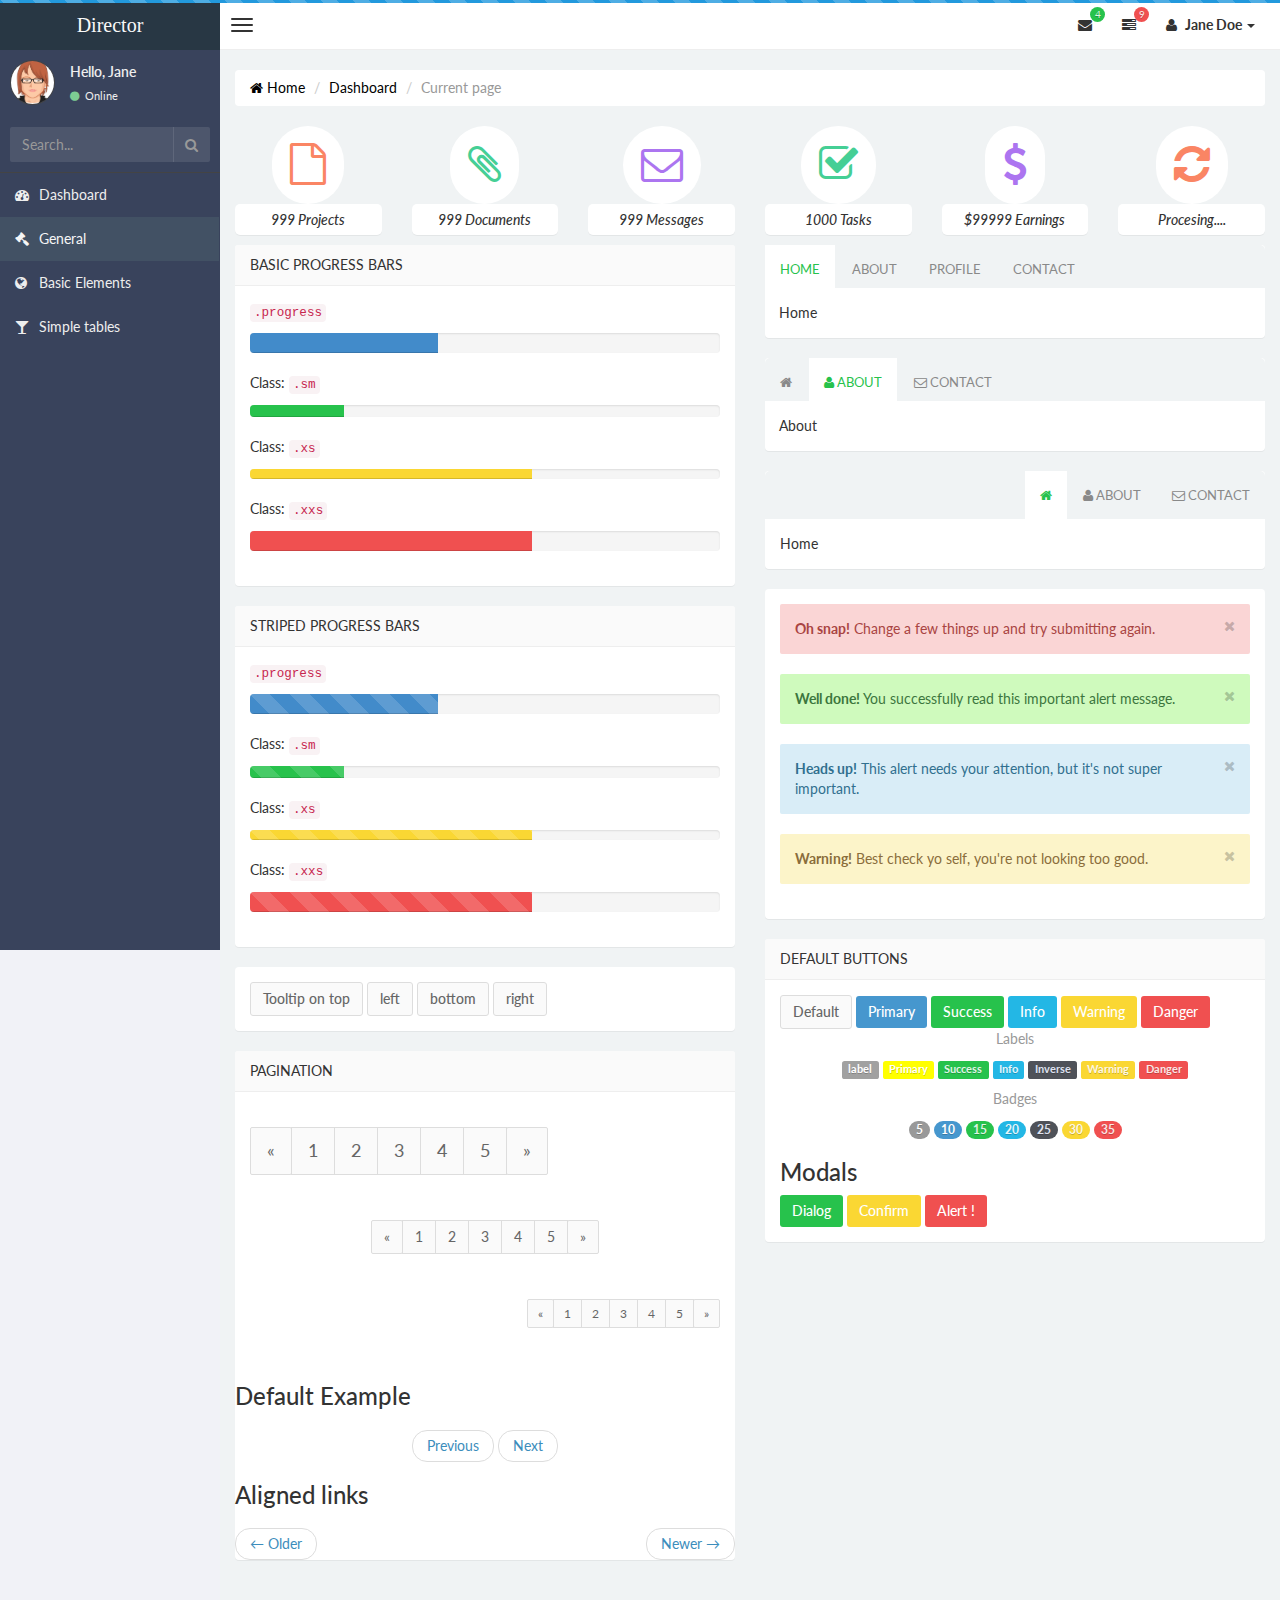
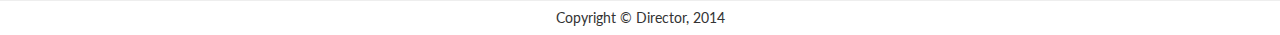
<file: 1234/web/general.html>
<!DOCTYPE html>
<html>
    <head>
        <meta charset="UTF-8">
        <title>Director | General UI</title>
        <meta content='width=device-width, initial-scale=1, maximum-scale=1, user-scalable=no' name='viewport'>
        <meta name="description" content="Developed By M Abdur Rokib Promy">
        <meta name="keywords" content="Admin, Bootstrap 3, Template, Theme, Responsive">
        <!-- bootstrap 3.0.2 -->
        <link href="css/bootstrap.min.css" rel="stylesheet" type="text/css" />
        <!-- font Awesome -->
        <link href="css/font-awesome.min.css" rel="stylesheet" type="text/css" />
        <!-- Ionicons -->
        <link href="css/ionicons.min.css" rel="stylesheet" type="text/css" />

        <link href='http://fonts.googleapis.com/css?family=Lato' rel='stylesheet' type='text/css'>
        <!-- Theme style -->
        <link href="css/style.css" rel="stylesheet" type="text/css" />

        <!-- HTML5 Shim and Respond.js IE8 support of HTML5 elements and media queries -->
        <!-- WARNING: Respond.js doesn't work if you view the page via file:// -->
        <!--[if lt IE 9]>
          <script src="https://oss.maxcdn.com/libs/html5shiv/3.7.0/html5shiv.js"></script>
          <script src="https://oss.maxcdn.com/libs/respond.js/1.3.0/respond.min.js"></script>
        <![endif]-->
    </head>
    <body class="skin-black">
        <!-- header logo: style can be found in header.less -->
        <header class="header">
            <a href="index.html" class="logo">
                <!-- Add the class icon to your logo image or logo icon to add the margining -->
                Director
            </a>
            <!-- Header Navbar: style can be found in header.less -->
            <nav class="navbar navbar-static-top" role="navigation">
                <!-- Sidebar toggle button-->
                <a href="#" class="navbar-btn sidebar-toggle" data-toggle="offcanvas" role="button">
                    <span class="sr-only">Toggle navigation</span>
                    <span class="icon-bar"></span>
                    <span class="icon-bar"></span>
                    <span class="icon-bar"></span>
                </a>
                <div class="navbar-right">
                    <ul class="nav navbar-nav">
                        <!-- Messages: style can be found in dropdown.less-->
                        <li class="dropdown messages-menu">
                            <a href="#" class="dropdown-toggle" data-toggle="dropdown">
                                <i class="fa fa-envelope"></i>
                                <span class="label label-success">4</span>
                            </a>
                            <ul class="dropdown-menu">
                                <li class="header">You have 4 messages</li>
                                <li>
                                    <!-- inner menu: contains the actual data -->
                                    <ul class="menu">
                                        <li><!-- start message -->
                                            <a href="#">
                                                <div class="pull-left">
                                                    <img src="img/avatar3.png" class="img-circle" alt="User Image"/>
                                                </div>
                                                <h4>
                                                    Support Team
                                                    <small><i class="fa fa-clock-o"></i> 5 mins</small>
                                                </h4>
                                                <p>Why not buy a new awesome theme?</p>
                                            </a>
                                        </li><!-- end message -->
                                        <li>
                                            <a href="#">
                                                <div class="pull-left">
                                                    <img src="img/avatar2.png" class="img-circle" alt="user image"/>
                                                </div>
                                                <h4>
                                                    Director Design Team
                                                    <small><i class="fa fa-clock-o"></i> 2 hours</small>
                                                </h4>
                                                <p>Why not buy a new awesome theme?</p>
                                            </a>
                                        </li>
                                        <li>
                                            <a href="#">
                                                <div class="pull-left">
                                                    <img src="img/avatar.png" class="img-circle" alt="user image"/>
                                                </div>
                                                <h4>
                                                    Developers
                                                    <small><i class="fa fa-clock-o"></i> Today</small>
                                                </h4>
                                                <p>Why not buy a new awesome theme?</p>
                                            </a>
                                        </li>
                                        <li>
                                            <a href="#">
                                                <div class="pull-left">
                                                    <img src="img/avatar2.png" class="img-circle" alt="user image"/>
                                                </div>
                                                <h4>
                                                    Sales Department
                                                    <small><i class="fa fa-clock-o"></i> Yesterday</small>
                                                </h4>
                                                <p>Why not buy a new awesome theme?</p>
                                            </a>
                                        </li>
                                        <li>
                                            <a href="#">
                                                <div class="pull-left">
                                                    <img src="img/avatar.png" class="img-circle" alt="user image"/>
                                                </div>
                                                <h4>
                                                    Reviewers
                                                    <small><i class="fa fa-clock-o"></i> 2 days</small>
                                                </h4>
                                                <p>Why not buy a new awesome theme?</p>
                                            </a>
                                        </li>
                                    </ul>
                                </li>
                                <li class="footer"><a href="#">See All Messages</a></li>
                            </ul>
                        </li>

                        <!-- Tasks: style can be found in dropdown.less -->
                        <li class="dropdown tasks-menu">
                            <a href="#" class="dropdown-toggle" data-toggle="dropdown">
                                <i class="fa fa-tasks"></i>
                                <span class="label label-danger">9</span>
                            </a>
                            <ul class="dropdown-menu">

                                <li class="header">You have 9 tasks</li>
                                <li>
                                    <!-- inner menu: contains the actual data -->
                                    <ul class="menu">
                                        <li><!-- Task item -->
                                            <a href="#">
                                                <h3>
                                                    Design some buttons
                                                    <small class="pull-right">20%</small>
                                                </h3>
                                                <div class="progress progress-striped xs">
                                                    <div class="progress-bar progress-bar-success" style="width: 20%" role="progressbar" aria-valuenow="20" aria-valuemin="0" aria-valuemax="100">
                                                        <span class="sr-only">20% Complete</span>
                                                    </div>
                                                </div>
                                            </a>
                                        </li><!-- end task item -->
                                        <li><!-- Task item -->
                                            <a href="#">
                                                <h3>
                                                    Create a nice theme
                                                    <small class="pull-right">40%</small>
                                                </h3>
                                                <div class="progress progress-striped xs">
                                                    <div class="progress-bar progress-bar-danger" style="width: 40%" role="progressbar" aria-valuenow="20" aria-valuemin="0" aria-valuemax="100">
                                                        <span class="sr-only">40% Complete</span>
                                                    </div>
                                                </div>
                                            </a>
                                        </li><!-- end task item -->
                                        <li><!-- Task item -->
                                            <a href="#">
                                                <h3>
                                                    Some task I need to do
                                                    <small class="pull-right">60%</small>
                                                </h3>
                                                <div class="progress progress-striped xs">
                                                    <div class="progress-bar progress-bar-info" style="width: 60%" role="progressbar" aria-valuenow="20" aria-valuemin="0" aria-valuemax="100">
                                                        <span class="sr-only">60% Complete</span>
                                                    </div>
                                                </div>
                                            </a>
                                        </li><!-- end task item -->
                                        <li><!-- Task item -->
                                            <a href="#">
                                                <h3>
                                                    Make beautiful transitions
                                                    <small class="pull-right">80%</small>
                                                </h3>
                                                <div class="progress progress-striped xs">
                                                    <div class="progress-bar progress-bar-warning" style="width: 80%" role="progressbar" aria-valuenow="20" aria-valuemin="0" aria-valuemax="100">
                                                        <span class="sr-only">80% Complete</span>
                                                    </div>
                                                </div>
                                            </a>
                                        </li><!-- end task item -->
                                    </ul>
                                </li>
                                <li class="footer">
                                    <a href="#">View all tasks</a>
                                </li>

                            </ul>
                        </li>
                        <!-- User Account: style can be found in dropdown.less -->
                        <li class="dropdown user user-menu">
                            <a href="#" class="dropdown-toggle" data-toggle="dropdown">
                                <i class="fa fa-user"></i>
                                <span>Jane Doe <i class="caret"></i></span>
                            </a>
                            <ul class="dropdown-menu dropdown-custom dropdown-menu-right">
                                <li class="dropdown-header text-center">Account</li>

                                <li>
                                    <a href="#">
                                    <i class="fa fa-clock-o fa-fw pull-right"></i>
                                        <span class="badge badge-success pull-right">10</span> Updates</a>
                                    <a href="#">
                                    <i class="fa fa-envelope-o fa-fw pull-right"></i>
                                        <span class="badge badge-danger pull-right">5</span> Messages</a>
                                    <a href="#"><i class="fa fa-magnet fa-fw pull-right"></i>
                                        <span class="badge badge-info pull-right">3</span> Subscriptions</a>
                                    <a href="#"><i class="fa fa-question fa-fw pull-right"></i> <span class=
                                        "badge pull-right">11</span> FAQ</a>
                                </li>

                                <li class="divider"></li>

                                    <li>
                                        <a href="#">
                                        <i class="fa fa-user fa-fw pull-right"></i>
                                            Profile
                                        </a>
                                        <a data-toggle="modal" href="#modal-user-settings">
                                        <i class="fa fa-cog fa-fw pull-right"></i>
                                            Settings
                                        </a>
                                        </li>

                                        <li class="divider"></li>

                                        <li>
                                            <a href="#"><i class="fa fa-ban fa-fw pull-right"></i> Logout</a>
                                        </li>
                                    </ul>
                                </li>
                    </ul>
                </div>
            </nav>
        </header>
        <div class="wrapper row-offcanvas row-offcanvas-left">
            <!-- Left side column. contains the logo and sidebar -->
            <aside class="left-side sidebar-offcanvas">
                <section class="sidebar">
                    <!-- Sidebar user panel -->
                    <div class="user-panel">
                        <div class="pull-left image">
                            <img src="img/avatar3.png" class="img-circle" alt="User Image" />
                        </div>
                        <div class="pull-left info">
                            <p>Hello, Jane</p>

                            <a href="#"><i class="fa fa-circle text-success"></i> Online</a>
                        </div>
                    </div>
                    <!-- search form -->
                    <form action="#" method="get" class="sidebar-form">
                        <div class="input-group">
                            <input type="text" name="q" class="form-control" placeholder="Search..."/>
                            <span class="input-group-btn">
                                <button type='submit' name='seach' id='search-btn' class="btn btn-flat"><i class="fa fa-search"></i></button>
                            </span>
                        </div>
                    </form>
                    <!-- /.search form -->
                    <!-- sidebar menu: : style can be found in sidebar.less -->
                    <ul class="sidebar-menu">
                        <li>
                            <a href="index.html">
                                <i class="fa fa-dashboard"></i> <span>Dashboard</span>
                            </a>
                        </li>
                        <li class="active">
                            <a href="general.html">
                                <i class="fa fa-gavel"></i> <span>General</span>
                            </a>
                        </li>

                        <li>
                            <a href="basic_form.html">
                                <i class="fa fa-globe"></i> <span>Basic Elements</span>
                            </a>
                        </li>

                        <li>
                            <a href="simple.html">
                                <i class="fa fa-glass"></i> <span>Simple tables</span>
                            </a>
                        </li>

                    </ul>
                </section>
                <!-- /.sidebar -->
            </aside>

            <!-- Right side column. Contains the navbar and content of the page -->
            <div class="right-side">

                <section class="content">
                    <div class="row">
                        <div class="col-md-12">
                            <!--breadcrumbs start -->
                            <ul class="breadcrumb">
                                <li><a href="#"><i class="fa fa-home"></i> Home</a></li>
                                <li><a href="#">Dashboard</a></li>
                                <li class="active">Current page</li>
                            </ul>
                            <!--breadcrumbs end -->
                        </div>
                    </div>
                    <div class="row">
                            <div class="col-md-2">
                            <div class="stat">
                                <div class="stat-icon" style="color:#fa8564;">
                                    <i class="fa fa-file-o fa-3x stat-elem"></i>
                                </div>
                                <h5 class="stat-info">999 Projects</h5>
                            </div>
                        </div>
                        <div class="col-md-2">
                            <div class="stat">
                                <div class="stat-icon" style="color:#45cf95;">
                                    <i class="fa fa-paperclip fa-3x stat-elem"></i>
                                </div>
                                <h5 class="stat-info">999 Documents</h5>
                            </div>
                        </div>
                        <div class="col-md-2">
                            <div class="stat">
                                <div class="stat-icon" style="color:#AC75F0">
                                    <i class="fa fa-envelope-o fa-3x stat-elem"></i>
                                </div>
                                <h5 class="stat-info">999 Messages</h5>
                            </div>
                        </div>
                        <div class="col-md-2">
                            <div class="stat">
                                <div class="stat-icon" style="color:#45cf95;">
                                    <i class="fa fa-check-square-o fa-3x stat-elem"></i>
                                </div>
                                <h5 class="stat-info">1000 Tasks</h5>
                            </div>
                        </div>
                        <div class="col-md-2">
                            <div class="stat">
                                <div class="stat-icon" style="color:#AC75F0">
                                    <i class="fa fa-dollar fa-3x stat-elem"></i>
                                </div>
                                <h5 class="stat-info">$99999 Earnings</h5>
                            </div>
                        </div>
                        <div class="col-md-2">
                            <div class="stat">
                                <div class="stat-icon" style="color:#fa8564">
                                    <i class="fa fa-refresh fa-spin fa-3x stat-elem"></i>
                                </div>
                                <h5 class="stat-info">Procesing....</h5>
                            </div>
                        </div>

                    </div>
                    <div class="row">
                        <div class="col-lg-6">
                            <div class="row">
                                <div class="col-md-12">
                                    <!--progress bar start-->
                                    <section class="panel">
                                        <header class="panel-heading">
                                            Basic Progress Bars
                                        </header>
                                        <div class="panel-body"><p><code>.progress</code></p>
                                          <div class="progress">
                                            <div class="progress-bar progress-bar-primary progress-bar-striped" role="progressbar" aria-valuenow="40" aria-valuemin="0" aria-valuemax="100" style="width: 40%">
                                              <span class="sr-only">40% Complete (success)</span>
                                            </div>
                                          </div>
                                          <p>Class: <code>.sm</code></p>
                                          <div class="progress progress-sm active">
                                            <div class="progress-bar progress-bar-success progress-bar-striped" role="progressbar" aria-valuenow="20" aria-valuemin="0" aria-valuemax="100" style="width: 20%">
                                              <span class="sr-only">20% Complete</span>
                                            </div>
                                          </div>
                                          <p>Class: <code>.xs</code></p>
                                          <div class="progress progress-xs">
                                            <div class="progress-bar progress-bar-warning progress-bar-striped" role="progressbar" aria-valuenow="60" aria-valuemin="0" aria-valuemax="100" style="width: 60%">
                                              <span class="sr-only">60% Complete (warning)</span>
                                            </div>
                                          </div>
                                          <p>Class: <code>.xxs</code></p>
                                          <div class="progress progress-xxs">
                                            <div class="progress-bar progress-bar-danger progress-bar-striped" role="progressbar" aria-valuenow="60" aria-valuemin="0" aria-valuemax="100" style="width: 60%">
                                              <span class="sr-only">60% Complete (warning)</span>
                                            </div>
                                          </div>
                                        </div>
                                    </section>
                                    <!--progress bar end-->

                                </div>
                            </div>

                            <div class="row">
                                <div class="col-md-12">
                                    <!--progress bar start-->
                                    <section class="panel">
                                        <header class="panel-heading">
                                            Striped Progress Bars
                                        </header>
                                        <div class="panel-body">
                                            <p><code>.progress</code></p>
                                              <div class="progress progress-striped">
                                                <div class="progress-bar progress-bar-primary progress-bar-striped" role="progressbar" aria-valuenow="40" aria-valuemin="0" aria-valuemax="100" style="width: 40%">
                                                  <span class="sr-only">40% Complete (success)</span>
                                                </div>
                                              </div>
                                              <p>Class: <code>.sm</code></p>
                                              <div class="progress progress-striped progress-sm active">
                                                <div class="progress-bar progress-bar-success progress-bar-striped" role="progressbar" aria-valuenow="20" aria-valuemin="0" aria-valuemax="100" style="width: 20%">
                                                  <span class="sr-only">20% Complete</span>
                                                </div>
                                              </div>
                                              <p>Class: <code>.xs</code></p>
                                              <div class="progress progress-striped progress-xs">
                                                <div class="progress-bar progress-bar-warning progress-bar-striped" role="progressbar" aria-valuenow="60" aria-valuemin="0" aria-valuemax="100" style="width: 60%">
                                                  <span class="sr-only">60% Complete (warning)</span>
                                                </div>
                                              </div>
                                              <p>Class: <code>.xxs</code></p>
                                              <div class="progress progress-striped progress-xxs">
                                                <div class="progress-bar progress-bar-danger progress-bar-striped" role="progressbar" aria-valuenow="60" aria-valuemin="0" aria-valuemax="100" style="width: 60%">
                                                  <span class="sr-only">60% Complete (warning)</span>
                                                </div>
                                              </div>
                                        </div>
                                    </section>
                                    <!--progress bar end-->
                                </div>
                            </div>

                            <div class="row">
                                <div class="col-md-12">
                                    <!--tooltips start-->
                                    <section class="panel">
                                        <div class="panel-body btn-gap">
                                            <button title="" data-placement="top" data-toggle="tooltip" class="btn btn-default tooltips" type="button" data-original-title="Tooltip on top">Tooltip on top</button>
                                            <button title="" data-placement="left" data-toggle="tooltip" class="btn btn-default tooltips" type="button" data-original-title="Tooltip on left"> left</button>
                                            <button title="" data-placement="bottom" data-toggle="tooltip " class="btn btn-default tooltips" type="button" data-original-title="Tooltip on bottom"> bottom</button>
                                            <button title="" data-placement="right" data-toggle="tooltip" class="btn btn-default tooltips" type="button" data-original-title="Tooltip on right"> right</button>
                                        </div>
                                    </section>
                                    <!--tooltips end-->
                                </div>
                            </div>

                            <div class="row">
                                <div class="col-md-12">
                                    <!--pagination start-->
                                    <section class="panel">
                                        <header class="panel-heading">
                                            Pagination
                                        </header>
                                        <div class="panel-body">
                                            <div>
                                                <ul class="pagination pagination-lg">
                                                    <li><a href="#">«</a></li>
                                                    <li><a href="#">1</a></li>
                                                    <li><a href="#">2</a></li>
                                                    <li><a href="#">3</a></li>
                                                    <li><a href="#">4</a></li>
                                                    <li><a href="#">5</a></li>
                                                    <li><a href="#">»</a></li>
                                                </ul>
                                            </div>
                                            <div class="text-center">
                                                <ul class="pagination">
                                                    <li><a href="#">«</a></li>
                                                    <li><a href="#">1</a></li>
                                                    <li><a href="#">2</a></li>
                                                    <li><a href="#">3</a></li>
                                                    <li><a href="#">4</a></li>
                                                    <li><a href="#">5</a></li>
                                                    <li><a href="#">»</a></li>
                                                </ul>
                                            </div>
                                            <div>
                                                <ul class="pagination pagination-sm pull-right">
                                                    <li><a href="#">«</a></li>
                                                    <li><a href="#">1</a></li>
                                                    <li><a href="#">2</a></li>
                                                    <li><a href="#">3</a></li>
                                                    <li><a href="#">4</a></li>
                                                    <li><a href="#">5</a></li>
                                                    <li><a href="#">»</a></li>
                                                </ul>
                                            </div>
                                        </div>
                                        <h3>Default Example</h3>
                                        <nav>
                                          <ul class="pager">
                                            <li><a href="#">Previous</a></li>
                                            <li><a href="#">Next</a></li>
                                          </ul>
                                        </nav>
                                        <h3>Aligned links</h3>
                                        <nav>
                                          <ul class="pager">
                                            <li class="previous"><a href="#"><span aria-hidden="true">&larr;</span> Older</a></li>
                                            <li class="next"><a href="#">Newer <span aria-hidden="true">&rarr;</span></a></li>
                                          </ul>
                                        </nav>
                                    </section>
                                    <!--pagination end-->
                                </div>
                            </div>

                        </div>

                        <div class="col-lg-6">
                        <!--tab nav start-->
                        <section class="panel general">
                            <header class="panel-heading tab-bg-dark-navy-blue">
                                <ul class="nav nav-tabs">
                                    <li class="active">
                                        <a data-toggle="tab" href="#home">Home</a>
                                    </li>
                                    <li class="">
                                        <a data-toggle="tab" href="#about">About</a>
                                    </li>
                                    <li class="">
                                        <a data-toggle="tab" href="#profile">Profile</a>
                                    </li>
                                    <li class="">
                                        <a data-toggle="tab" href="#contact">Contact</a>
                                    </li>
                                </ul>
                            </header>
                            <div class="panel-body">
                                <div class="tab-content">
                                    <div id="home" class="tab-pane active">
                                        Home
                                    </div>
                                    <div id="about" class="tab-pane">About</div>
                                    <div id="profile" class="tab-pane">Profile</div>
                                    <div id="contact" class="tab-pane">Contact</div>
                                </div>
                            </div>
                        </section>
                        <!--tab nav start-->

                        <!--tab nav start-->
                        <section class="panel general">
                            <header class="panel-heading tab-bg-dark-navy-blue">
                                <ul class="nav nav-tabs">
                                    <li>
                                        <a data-toggle="tab" href="#home-2">
                                            <i class="fa fa-home"></i>
                                        </a>
                                    </li>
                                    <li class="active">
                                        <a data-toggle="tab" href="#about-2">
                                            <i class="fa fa-user"></i>
                                            About
                                        </a>
                                    </li>
                                    <li class="">
                                        <a data-toggle="tab" href="#contact-2">
                                            <i class="fa fa-envelope-o"></i>
                                            Contact
                                        </a>
                                    </li>
                                </ul>
                            </header>
                            <div class="panel-body">
                                <div class="tab-content">
                                    <div id="home-2" class="tab-pane ">
                                        Home
                                    </div>
                                    <div id="about-2" class="tab-pane active">About</div>
                                    <div id="contact-2" class="tab-pane ">Contact</div>
                                </div>
                            </div>
                        </section>
                        <!--tab nav end-->


                        <!--tab nav start-->
                        <section class="panel">
                            <header class="panel-heading tab-bg-dark-navy-blue tab-right ">
                                <ul class="nav nav-tabs pull-right">
                                    <li class="active">
                                        <a data-toggle="tab" href="#home-3">
                                            <i class="fa fa-home"></i>
                                        </a>
                                    </li>
                                    <li class="">
                                        <a data-toggle="tab" href="#about-3">
                                            <i class="fa fa-user"></i>
                                            About
                                        </a>
                                    </li>
                                    <li class="">
                                        <a data-toggle="tab" href="#contact-3">
                                            <i class="fa fa-envelope-o"></i>
                                            Contact
                                        </a>
                                    </li>
                                </ul>
                            </header>
                            <div class="panel-body">
                                <div class="tab-content">
                                    <div id="home-3" class="tab-pane active">
                                        Home
                                    </div>
                                    <div id="about-3" class="tab-pane">About</div>
                                    <div id="contact-3" class="tab-pane">Contact</div>
                                </div>
                            </div>
                        </section>
                        <!--tab nav end-->



                        <div class="row">
                            <div class="col-md-12">
                                <!--notification start-->
                                <section class="panel">
                                    <div class="panel-body">

                                        <div class="alert alert-block alert-danger ">
                                            <button data-dismiss="alert" class="close close-sm" type="button">
                                                <i class="fa fa-times"></i>
                                            </button>
                                            <strong>Oh snap!</strong> Change a few things up and try submitting again.
                                        </div>
                                        <div class="alert alert-success ">
                                            <button data-dismiss="alert" class="close close-sm" type="button">
                                                <i class="fa fa-times"></i>
                                            </button>
                                            <strong>Well done!</strong> You successfully read this important alert message.
                                        </div>
                                        <div class="alert alert-info ">
                                            <button data-dismiss="alert" class="close close-sm" type="button">
                                                <i class="fa fa-times"></i>
                                            </button>
                                            <strong>Heads up!</strong> This alert needs your attention, but it's not super important.
                                        </div>
                                        <div class="alert alert-warning ">
                                            <button data-dismiss="alert" class="close close-sm" type="button">
                                                <i class="fa fa-times"></i>
                                            </button>
                                            <strong>Warning!</strong> Best check yo self, you're not looking too good.
                                        </div>

                                    </div>
                                </section>
                                <!--notification end-->
                            </div>
                        </div>
                        <div class="row">
                            <div class="col-md-12">
                                <section class="panel">
                                <header class="panel-heading">
                                    Default Buttons
                                </header>
                                <div class="panel-body">
                                    <button type="button" class="btn btn-default">Default</button>
                                    <button type="button" class="btn btn-primary">Primary</button>
                                    <button type="button" class="btn btn-success">Success</button>
                                    <button type="button" class="btn btn-info">Info</button>
                                    <button type="button" class="btn btn-warning">Warning</button>
                                    <button type="button" class="btn btn-danger">Danger</button>

                                        <p class="text-muted text-center">Labels</p>
                                        <p class="text-center">
                                            <span class="label label-default">label</span>
                                            <span class="label label-primary">Primary</span>
                                            <span class="label label-success">Success</span>
                                            <span class="label label-info">Info</span>
                                            <span class="label label-inverse">Inverse</span>
                                            <span class="label label-warning">Warning</span>
                                            <span class="label label-danger">Danger</span>
                                        </p>
                                        <p class="text-muted text-center">Badges</p>
                                        <p class="m-bot-none text-center">
                                            <span class="badge">5</span>
                                            <span class="badge badge-primary">10</span>
                                            <span class="badge badge-success">15</span>
                                            <span class="badge badge-info">20</span>
                                            <span class="badge badge-inverse">25</span>
                                            <span class="badge badge-warning">30</span>
                                            <span class="badge badge-danger">35</span>
                                        </p>
                                        <h3>Modals</h3>
                                        <a class="btn btn-success" data-toggle="modal" href="#myModal">
                                            Dialog
                                        </a>
                                        <a class="btn btn-warning" data-toggle="modal" href="#myModal2">
                                            Confirm
                                        </a>
                                        <a class="btn btn-danger" data-toggle="modal" href="#myModal3">
                                            Alert !
                                        </a>
                                        <!-- Modal -->
                                        <div class="modal fade" id="myModal" tabindex="-1" role="dialog" aria-labelledby="myModalLabel" aria-hidden="true">
                                            <div class="modal-dialog">
                                                <div class="modal-content">
                                                    <div class="modal-header">
                                                        <button type="button" class="close" data-dismiss="modal" aria-hidden="true">×</button>
                                                        <h4 class="modal-title">Modal Tittle</h4>
                                                    </div>
                                                    <div class="modal-body">

                                                        Body goes here...

                                                    </div>
                                                    <div class="modal-footer">
                                                        <button data-dismiss="modal" class="btn btn-default" type="button">Close</button>
                                                        <button class="btn btn-success" type="button">Save changes</button>
                                                    </div>
                                                </div>
                                            </div>
                                        </div>
                                        <!-- modal -->
                                        <!-- Modal -->
                                        <div class="modal fade" id="myModal2" tabindex="-1" role="dialog" aria-labelledby="myModalLabel" aria-hidden="true">
                                            <div class="modal-dialog">
                                                <div class="modal-content">
                                                    <div class="modal-header">
                                                        <button type="button" class="close" data-dismiss="modal" aria-hidden="true">×</button>
                                                        <h4 class="modal-title">Modal Tittle</h4>
                                                    </div>
                                                    <div class="modal-body">

                                                        Body goes here...

                                                    </div>
                                                    <div class="modal-footer">
                                                        <button data-dismiss="modal" class="btn btn-default" type="button">Close</button>
                                                        <button class="btn btn-warning" type="button"> Confirm</button>
                                                    </div>
                                                </div>
                                            </div>
                                        </div>
                                        <!-- modal -->
                                        <!-- Modal -->
                                        <div class="modal fade" id="myModal3" tabindex="-1" role="dialog" aria-labelledby="myModalLabel" aria-hidden="true">
                                            <div class="modal-dialog">
                                                <div class="modal-content">
                                                    <div class="modal-header">
                                                        <button type="button" class="close" data-dismiss="modal" aria-hidden="true">×</button>
                                                        <h4 class="modal-title">Modal Tittle</h4>
                                                    </div>
                                                    <div class="modal-body">

                                                        Body goes here...

                                                    </div>
                                                    <div class="modal-footer">
                                                        <button class="btn btn-danger" type="button"> Ok</button>
                                                    </div>
                                                </div>
                                            </div>
                                        </div>
                                        <!-- modal -->



                                </div>
                            </section>
                            </div>
                        </div>


                        </div>

                    </div>

                </section>
            </div>
            <div class="footer-main">
                Copyright &copy Director, 2014
            </div>
        </div><!-- ./wrapper -->


        <!-- jQuery 2.0.2 -->
        <script src="http://ajax.googleapis.com/ajax/libs/jquery/2.0.2/jquery.min.js"></script>
        <script src="js/jquery.min.js" type="text/javascript"></script>

        <!-- Bootstrap -->
        <script src="js/bootstrap.min.js" type="text/javascript"></script>
        <!-- Director App -->
        <script src="js/Director/app.js" type="text/javascript"></script>
    </body>
</html>
</file>
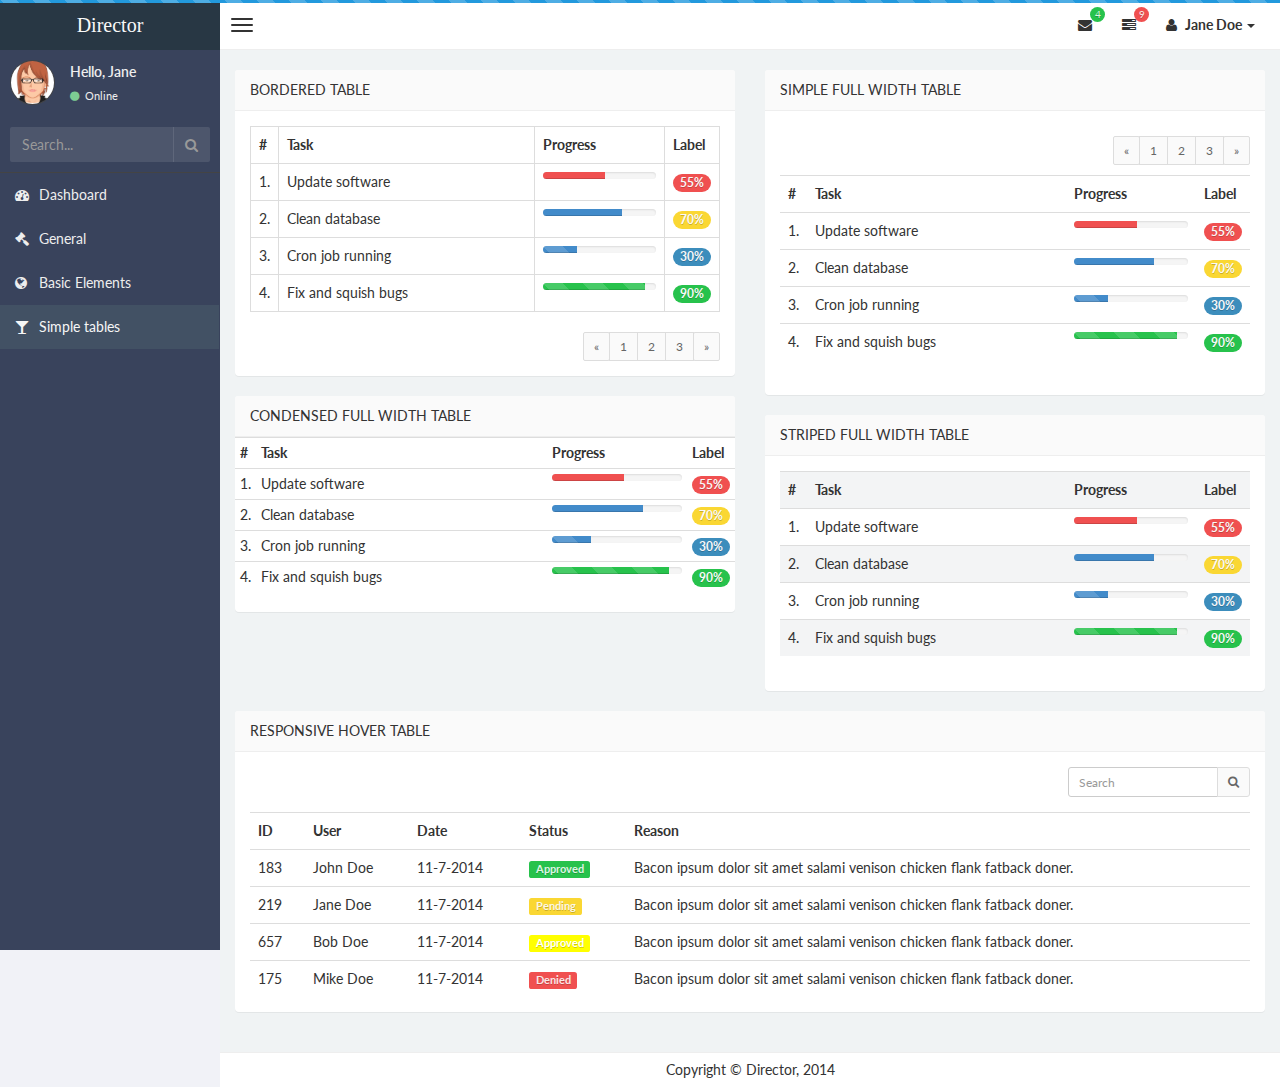
<file: 1234/web/simple.html>
<!DOCTYPE html>
<html>
    <head>
        <meta charset="UTF-8">
        <title>Director | Simple Tables</title>
        <meta content='width=device-width, initial-scale=1, maximum-scale=1, user-scalable=no' name='viewport'>
        <meta name="description" content="Developed By M Abdur Rokib Promy">
        <meta name="keywords" content="Admin, Bootstrap 3, Template, Theme, Responsive">
        <!-- bootstrap 3.0.2 -->
        <link href="css/bootstrap.min.css" rel="stylesheet" type="text/css" />
        <!-- font Awesome -->
        <link href="css/font-awesome.min.css" rel="stylesheet" type="text/css" />
        <!-- Ionicons -->
        <link href="css/ionicons.min.css" rel="stylesheet" type="text/css" />
        <!-- google font -->
        <link href='http://fonts.googleapis.com/css?family=Lato' rel='stylesheet' type='text/css'>
        <!-- Theme style -->
        <link href="css/style.css" rel="stylesheet" type="text/css" />

        <!-- HTML5 Shim and Respond.js IE8 support of HTML5 elements and media queries -->
        <!-- WARNING: Respond.js doesn't work if you view the page via file:// -->
        <!--[if lt IE 9]>
          <script src="https://oss.maxcdn.com/libs/html5shiv/3.7.0/html5shiv.js"></script>
          <script src="https://oss.maxcdn.com/libs/respond.js/1.3.0/respond.min.js"></script>
        <![endif]-->
    </head>
    <body class="skin-black">
        <!-- header logo: style can be found in header.less -->
        <header class="header">
            <a href="index.html" class="logo">
                <!-- Add the class icon to your logo image or logo icon to add the margining -->
                Director
            </a>
            <!-- Header Navbar: style can be found in header.less -->
            <nav class="navbar navbar-static-top" role="navigation">
                <!-- Sidebar toggle button-->
                <a href="#" class="navbar-btn sidebar-toggle" data-toggle="offcanvas" role="button">
                    <span class="sr-only">Toggle navigation</span>
                    <span class="icon-bar"></span>
                    <span class="icon-bar"></span>
                    <span class="icon-bar"></span>
                </a>
                <div class="navbar-right">
                    <ul class="nav navbar-nav">
                        <!-- Messages: style can be found in dropdown.less-->
                        <li class="dropdown messages-menu">
                            <a href="#" class="dropdown-toggle" data-toggle="dropdown">
                                <i class="fa fa-envelope"></i>
                                <span class="label label-success">4</span>
                            </a>
                            <ul class="dropdown-menu">
                                <li class="header">You have 4 messages</li>
                                <li>
                                    <!-- inner menu: contains the actual data -->
                                    <ul class="menu">
                                        <li><!-- start message -->
                                            <a href="#">
                                                <div class="pull-left">
                                                    <img src="img/avatar3.png" class="img-circle" alt="User Image"/>
                                                </div>
                                                <h4>
                                                    Support Team
                                                    <small><i class="fa fa-clock-o"></i> 5 mins</small>
                                                </h4>
                                                <p>Why not buy a new awesome theme?</p>
                                            </a>
                                        </li><!-- end message -->
                                        <li>
                                            <a href="#">
                                                <div class="pull-left">
                                                    <img src="img/avatar2.png" class="img-circle" alt="user image"/>
                                                </div>
                                                <h4>
                                                    Director Design Team
                                                    <small><i class="fa fa-clock-o"></i> 2 hours</small>
                                                </h4>
                                                <p>Why not buy a new awesome theme?</p>
                                            </a>
                                        </li>
                                        <li>
                                            <a href="#">
                                                <div class="pull-left">
                                                    <img src="img/avatar.png" class="img-circle" alt="user image"/>
                                                </div>
                                                <h4>
                                                    Developers
                                                    <small><i class="fa fa-clock-o"></i> Today</small>
                                                </h4>
                                                <p>Why not buy a new awesome theme?</p>
                                            </a>
                                        </li>
                                        <li>
                                            <a href="#">
                                                <div class="pull-left">
                                                    <img src="img/avatar2.png" class="img-circle" alt="user image"/>
                                                </div>
                                                <h4>
                                                    Sales Department
                                                    <small><i class="fa fa-clock-o"></i> Yesterday</small>
                                                </h4>
                                                <p>Why not buy a new awesome theme?</p>
                                            </a>
                                        </li>
                                        <li>
                                            <a href="#">
                                                <div class="pull-left">
                                                    <img src="img/avatar.png" class="img-circle" alt="user image"/>
                                                </div>
                                                <h4>
                                                    Reviewers
                                                    <small><i class="fa fa-clock-o"></i> 2 days</small>
                                                </h4>
                                                <p>Why not buy a new awesome theme?</p>
                                            </a>
                                        </li>
                                    </ul>
                                </li>
                                <li class="footer"><a href="#">See All Messages</a></li>
                            </ul>
                        </li>
                        <li class="dropdown tasks-menu">
                            <a href="#" class="dropdown-toggle" data-toggle="dropdown">
                                <i class="fa fa-tasks"></i>
                                <span class="label label-danger">9</span>
                            </a>
                            <ul class="dropdown-menu">

                                <li class="header">You have 9 tasks</li>
                                <li>
                                    <!-- inner menu: contains the actual data -->
                                    <ul class="menu">
                                        <li><!-- Task item -->
                                            <a href="#">
                                                <h3>
                                                    Design some buttons
                                                    <small class="pull-right">20%</small>
                                                </h3>
                                                <div class="progress progress-striped xs">
                                                    <div class="progress-bar progress-bar-success" style="width: 20%" role="progressbar" aria-valuenow="20" aria-valuemin="0" aria-valuemax="100">
                                                        <span class="sr-only">20% Complete</span>
                                                    </div>
                                                </div>
                                            </a>
                                        </li><!-- end task item -->
                                        <li><!-- Task item -->
                                            <a href="#">
                                                <h3>
                                                    Create a nice theme
                                                    <small class="pull-right">40%</small>
                                                </h3>
                                                <div class="progress progress-striped xs">
                                                    <div class="progress-bar progress-bar-danger" style="width: 40%" role="progressbar" aria-valuenow="20" aria-valuemin="0" aria-valuemax="100">
                                                        <span class="sr-only">40% Complete</span>
                                                    </div>
                                                </div>
                                            </a>
                                        </li><!-- end task item -->
                                        <li><!-- Task item -->
                                            <a href="#">
                                                <h3>
                                                    Some task I need to do
                                                    <small class="pull-right">60%</small>
                                                </h3>
                                                <div class="progress progress-striped xs">
                                                    <div class="progress-bar progress-bar-info" style="width: 60%" role="progressbar" aria-valuenow="20" aria-valuemin="0" aria-valuemax="100">
                                                        <span class="sr-only">60% Complete</span>
                                                    </div>
                                                </div>
                                            </a>
                                        </li><!-- end task item -->
                                        <li><!-- Task item -->
                                            <a href="#">
                                                <h3>
                                                    Make beautiful transitions
                                                    <small class="pull-right">80%</small>
                                                </h3>
                                                <div class="progress progress-striped xs">
                                                    <div class="progress-bar progress-bar-warning" style="width: 80%" role="progressbar" aria-valuenow="20" aria-valuemin="0" aria-valuemax="100">
                                                        <span class="sr-only">80% Complete</span>
                                                    </div>
                                                </div>
                                            </a>
                                        </li><!-- end task item -->
                                    </ul>
                                </li>
                                <li class="footer">
                                    <a href="#">View all tasks</a>
                                </li>

                            </ul>
                        </li>
                        <!-- User Account: style can be found in dropdown.less -->
                        <li class="dropdown user user-menu">

                            <a href="#" class="dropdown-toggle" data-toggle="dropdown">
                                <i class="fa fa-user"></i>
                                <span>Jane Doe <i class="caret"></i></span>
                            </a>
                            <ul class="dropdown-menu dropdown-custom dropdown-menu-right">
                                <li class="dropdown-header text-center">Account</li>

                                <li>
                                    <a href="#">
                                    <i class="fa fa-clock-o fa-fw pull-right"></i>
                                        <span class="badge badge-success pull-right">10</span> Updates</a>
                                    <a href="#">
                                    <i class="fa fa-envelope-o fa-fw pull-right"></i>
                                        <span class="badge badge-danger pull-right">5</span> Messages</a>
                                    <a href="#"><i class="fa fa-magnet fa-fw pull-right"></i>
                                        <span class="badge badge-info pull-right">3</span> Subscriptions</a>
                                    <a href="#"><i class="fa fa-question fa-fw pull-right"></i> <span class=
                                        "badge pull-right">11</span> FAQ</a>
                                </li>

                                <li class="divider"></li>

                                    <li>
                                        <a href="#">
                                        <i class="fa fa-user fa-fw pull-right"></i>
                                            Profile
                                        </a>
                                        <a data-toggle="modal" href="#modal-user-settings">
                                        <i class="fa fa-cog fa-fw pull-right"></i>
                                            Settings
                                        </a>
                                        </li>

                                        <li class="divider"></li>

                                        <li>
                                            <a href="#"><i class="fa fa-ban fa-fw pull-right"></i> Logout</a>
                                        </li>
                                    </ul>

                        </li>
                    </ul>
                </div>
            </nav>
        </header>
        <div class="wrapper row-offcanvas row-offcanvas-left">
            <!-- Left side column. contains the logo and sidebar -->
            <aside class="left-side sidebar-offcanvas">
                <!-- sidebar: style can be found in sidebar.less -->
                <section class="sidebar">
                    <!-- Sidebar user panel -->
                    <div class="user-panel">
                        <div class="pull-left image">
                            <img src="img/avatar3.png" class="img-circle" alt="User Image" />
                        </div>
                        <div class="pull-left info">
                            <p>Hello, Jane</p>

                            <a href="#"><i class="fa fa-circle text-success"></i> Online</a>
                        </div>
                    </div>
                    <!-- search form -->
                    <form action="#" method="get" class="sidebar-form">
                        <div class="input-group">
                            <input type="text" name="q" class="form-control" placeholder="Search..."/>
                            <span class="input-group-btn">
                                <button type='submit' name='seach' id='search-btn' class="btn btn-flat"><i class="fa fa-search"></i></button>
                            </span>
                        </div>
                    </form>
                    <ul class="sidebar-menu">
                        <li>
                            <a href="index.html">
                                <i class="fa fa-dashboard"></i> <span>Dashboard</span>
                            </a>
                        </li>
                        <li>
                            <a href="general.html">
                                <i class="fa fa-gavel"></i> <span>General</span>
                            </a>
                        </li>

                        <li>
                            <a href="basic_form.html">
                                <i class="fa fa-globe"></i> <span>Basic Elements</span>
                            </a>
                        </li>

                        <li class="active">
                            <a href="simple.html">
                                <i class="fa fa-glass"></i> <span>Simple tables</span>
                            </a>
                        </li>

                    </ul>
                </section>
                <!-- /.sidebar -->
            </aside>

            <!-- Right side column. Contains the navbar and content of the page -->
            <aside class="right-side">

                <!-- Main content -->
                <section class="content">
                    <div class="row">
                        <div class="col-md-6">
                            <div class="panel">
                                <header class="panel-heading">
                                    Bordered Table

                                </header>
                                <div class="panel-body">
                                    <table class="table table-bordered">
                                        <tr>
                                            <th style="width: 10px">#</th>
                                            <th>Task</th>
                                            <th>Progress</th>
                                            <th style="width: 40px">Label</th>
                                        </tr>
                                        <tr>
                                            <td>1.</td>
                                            <td>Update software</td>
                                            <td>
                                                <div class="progress xs">
                                                    <div class="progress-bar progress-bar-danger" style="width: 55%"></div>
                                                </div>
                                            </td>
                                            <td><span class="badge bg-red">55%</span></td>
                                        </tr>
                                        <tr>
                                            <td>2.</td>
                                            <td>Clean database</td>
                                            <td>
                                                <div class="progress xs">
                                                    <div class="progress-bar progress-bar-yellow" style="width: 70%"></div>
                                                </div>
                                            </td>
                                            <td><span class="badge bg-yellow">70%</span></td>
                                        </tr>
                                        <tr>
                                            <td>3.</td>
                                            <td>Cron job running</td>
                                            <td>
                                                <div class="progress xs progress-striped active">
                                                    <div class="progress-bar progress-bar-primary" style="width: 30%"></div>
                                                </div>
                                            </td>
                                            <td><span class="badge bg-light-blue">30%</span></td>
                                        </tr>
                                        <tr>
                                            <td>4.</td>
                                            <td>Fix and squish bugs</td>
                                            <td>
                                                <div class="progress xs progress-striped active">
                                                    <div class="progress-bar progress-bar-success" style="width: 90%"></div>
                                                </div>
                                            </td>
                                            <td><span class="badge bg-green">90%</span></td>
                                        </tr>
                                    </table>
                                    <div class="table-foot">
                                        <ul class="pagination pagination-sm no-margin pull-right">
                                        <li><a href="#">&laquo;</a></li>
                                        <li><a href="#">1</a></li>
                                        <li><a href="#">2</a></li>
                                        <li><a href="#">3</a></li>
                                        <li><a href="#">&raquo;</a></li>
                                    </ul>
                                    </div>
                                </div><!-- /.panel-body -->

                            </div><!-- /.panel -->

                            <div class="panel">
                                <header class="panel-heading">
                                    Condensed Full Width Table

                                </header>
                                <div class="panel-body no-padding">
                                    <table class="table table-condensed">
                                        <tr>
                                            <th style="width: 10px">#</th>
                                            <th>Task</th>
                                            <th>Progress</th>
                                            <th style="width: 40px">Label</th>
                                        </tr>
                                        <tr>
                                            <td>1.</td>
                                            <td>Update software</td>
                                            <td>
                                                <div class="progress xs">
                                                    <div class="progress-bar progress-bar-danger" style="width: 55%"></div>
                                                </div>
                                            </td>
                                            <td><span class="badge bg-red">55%</span></td>
                                        </tr>
                                        <tr>
                                            <td>2.</td>
                                            <td>Clean database</td>
                                            <td>
                                                <div class="progress xs">
                                                    <div class="progress-bar progress-bar-yellow" style="width: 70%"></div>
                                                </div>
                                            </td>
                                            <td><span class="badge bg-yellow">70%</span></td>
                                        </tr>
                                        <tr>
                                            <td>3.</td>
                                            <td>Cron job running</td>
                                            <td>
                                                <div class="progress xs progress-striped active">
                                                    <div class="progress-bar progress-bar-primary" style="width: 30%"></div>
                                                </div>
                                            </td>
                                            <td><span class="badge bg-light-blue">30%</span></td>
                                        </tr>
                                        <tr>
                                            <td>4.</td>
                                            <td>Fix and squish bugs</td>
                                            <td>
                                                <div class="progress xs progress-striped active">
                                                    <div class="progress-bar progress-bar-success" style="width: 90%"></div>
                                                </div>
                                            </td>
                                            <td><span class="badge bg-green">90%</span></td>
                                        </tr>
                                    </table>
                                </div><!-- /.panel-body -->
                            </div><!-- /.panel -->
                        </div><!-- /.col -->
                        <div class="col-md-6">
                            <div class="panel">
                                <header class="panel-heading">
                                    Simple Full Width Table

                                </header>
                                <div class="panel-body">
                                    <div class="box-tools">
                                        <ul class="pagination pagination-sm m-b-10 m-t-10 pull-right">
                                            <li><a href="#">&laquo;</a></li>
                                            <li><a href="#">1</a></li>
                                            <li><a href="#">2</a></li>
                                            <li><a href="#">3</a></li>
                                            <li><a href="#">&raquo;</a></li>
                                        </ul>
                                    </div>
                                    <table class="table">
                                        <tr>
                                            <th style="width: 10px">#</th>
                                            <th>Task</th>
                                            <th>Progress</th>
                                            <th style="width: 40px">Label</th>
                                        </tr>
                                        <tr>
                                            <td>1.</td>
                                            <td>Update software</td>
                                            <td>
                                                <div class="progress xs">
                                                    <div class="progress-bar progress-bar-danger" style="width: 55%"></div>
                                                </div>
                                            </td>
                                            <td><span class="badge bg-red">55%</span></td>
                                        </tr>
                                        <tr>
                                            <td>2.</td>
                                            <td>Clean database</td>
                                            <td>
                                                <div class="progress xs">
                                                    <div class="progress-bar progress-bar-yellow" style="width: 70%"></div>
                                                </div>
                                            </td>
                                            <td><span class="badge bg-yellow">70%</span></td>
                                        </tr>
                                        <tr>
                                            <td>3.</td>
                                            <td>Cron job running</td>
                                            <td>
                                                <div class="progress xs progress-striped active">
                                                    <div class="progress-bar progress-bar-primary" style="width: 30%"></div>
                                                </div>
                                            </td>
                                            <td><span class="badge bg-light-blue">30%</span></td>
                                        </tr>
                                        <tr>
                                            <td>4.</td>
                                            <td>Fix and squish bugs</td>
                                            <td>
                                                <div class="progress xs progress-striped active">
                                                    <div class="progress-bar progress-bar-success" style="width: 90%"></div>
                                                </div>
                                            </td>
                                            <td><span class="badge bg-green">90%</span></td>
                                        </tr>
                                    </table>
                                </div><!-- /.panel-body -->
                            </div><!-- /.panel -->

                            <div class="panel">
                                <header class="panel-heading">
                                    Striped Full Width Table

                                </header>
                                <div class="panel-body">
                                    <table class="table table-striped">
                                        <tr>
                                            <th style="width: 10px">#</th>
                                            <th>Task</th>
                                            <th>Progress</th>
                                            <th style="width: 40px">Label</th>
                                        </tr>
                                        <tr>
                                            <td>1.</td>
                                            <td>Update software</td>
                                            <td>
                                                <div class="progress xs">
                                                    <div class="progress-bar progress-bar-danger" style="width: 55%"></div>
                                                </div>
                                            </td>
                                            <td><span class="badge bg-red">55%</span></td>
                                        </tr>
                                        <tr>
                                            <td>2.</td>
                                            <td>Clean database</td>
                                            <td>
                                                <div class="progress xs">
                                                    <div class="progress-bar progress-bar-yellow" style="width: 70%"></div>
                                                </div>
                                            </td>
                                            <td><span class="badge bg-yellow">70%</span></td>
                                        </tr>
                                        <tr>
                                            <td>3.</td>
                                            <td>Cron job running</td>
                                            <td>
                                                <div class="progress xs progress-striped active">
                                                    <div class="progress-bar progress-bar-primary" style="width: 30%"></div>
                                                </div>
                                            </td>
                                            <td><span class="badge bg-light-blue">30%</span></td>
                                        </tr>
                                        <tr>
                                            <td>4.</td>
                                            <td>Fix and squish bugs</td>
                                            <td>
                                                <div class="progress xs progress-striped active">
                                                    <div class="progress-bar progress-bar-success" style="width: 90%"></div>
                                                </div>
                                            </td>
                                            <td><span class="badge bg-green">90%</span></td>
                                        </tr>
                                    </table>
                                </div><!-- /.panel-body -->
                            </div><!-- /.panel -->
                        </div><!-- /.col -->
                    </div><!-- /.row -->
                    <div class="row">
                        <div class="col-xs-12">
                            <div class="panel">
                                <header class="panel-heading">
                                    Responsive Hover Table

                                </header>
                                <!-- <div class="box-header"> -->
                                    <!-- <h3 class="box-title">Responsive Hover Table</h3> -->

                                <!-- </div> -->
                                <div class="panel-body table-responsive">
                                    <div class="box-tools m-b-15">
                                        <div class="input-group">
                                            <input type="text" name="table_search" class="form-control input-sm pull-right" style="width: 150px;" placeholder="Search"/>
                                            <div class="input-group-btn">
                                                <button class="btn btn-sm btn-default"><i class="fa fa-search"></i></button>
                                            </div>
                                        </div>
                                    </div>
                                    <table class="table table-hover">
                                        <tr>
                                            <th>ID</th>
                                            <th>User</th>
                                            <th>Date</th>
                                            <th>Status</th>
                                            <th>Reason</th>
                                        </tr>
                                        <tr>
                                            <td>183</td>
                                            <td>John Doe</td>
                                            <td>11-7-2014</td>
                                            <td><span class="label label-success">Approved</span></td>
                                            <td>Bacon ipsum dolor sit amet salami venison chicken flank fatback doner.</td>
                                        </tr>
                                        <tr>
                                            <td>219</td>
                                            <td>Jane Doe</td>
                                            <td>11-7-2014</td>
                                            <td><span class="label label-warning">Pending</span></td>
                                            <td>Bacon ipsum dolor sit amet salami venison chicken flank fatback doner.</td>
                                        </tr>
                                        <tr>
                                            <td>657</td>
                                            <td>Bob Doe</td>
                                            <td>11-7-2014</td>
                                            <td><span class="label label-primary">Approved</span></td>
                                            <td>Bacon ipsum dolor sit amet salami venison chicken flank fatback doner.</td>
                                        </tr>
                                        <tr>
                                            <td>175</td>
                                            <td>Mike Doe</td>
                                            <td>11-7-2014</td>
                                            <td><span class="label label-danger">Denied</span></td>
                                            <td>Bacon ipsum dolor sit amet salami venison chicken flank fatback doner.</td>
                                        </tr>
                                    </table>
                                </div><!-- /.box-body -->
                            </div><!-- /.box -->
                        </div>
                    </div>
                </section><!-- /.content -->
                <div class="footer-main">
                    Copyright &copy Director, 2014
                </div>
            </aside><!-- /.right-side -->
        </div><!-- ./wrapper -->


        <!-- jQuery 2.0.2 -->
        <script src="http://ajax.googleapis.com/ajax/libs/jquery/2.0.2/jquery.min.js"></script>
        <script src="js/jquery.min.js" type="text/javascript"></script>

        <!-- Bootstrap -->
        <script src="js/bootstrap.min.js" type="text/javascript"></script>
        <!-- Director App -->
        <script src="js/Director/app.js" type="text/javascript"></script>
    </body>
</html>
</file>
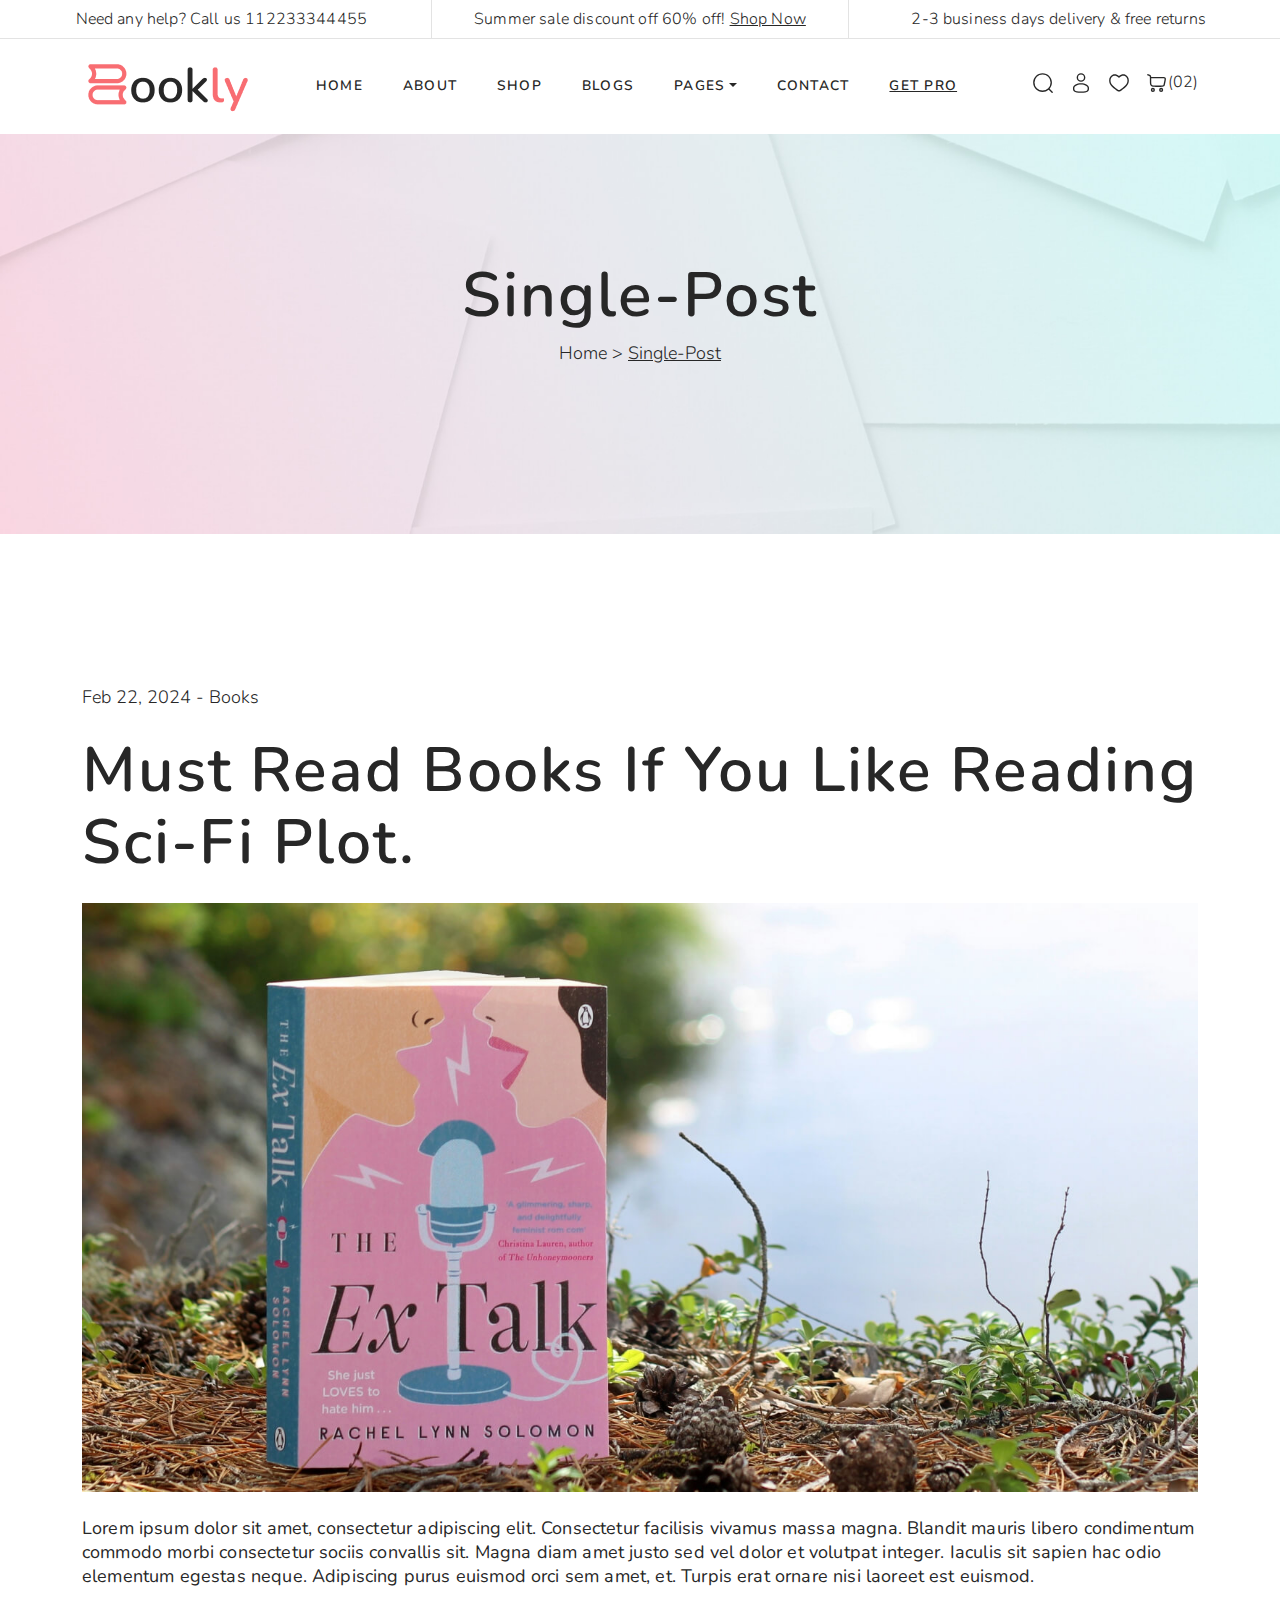
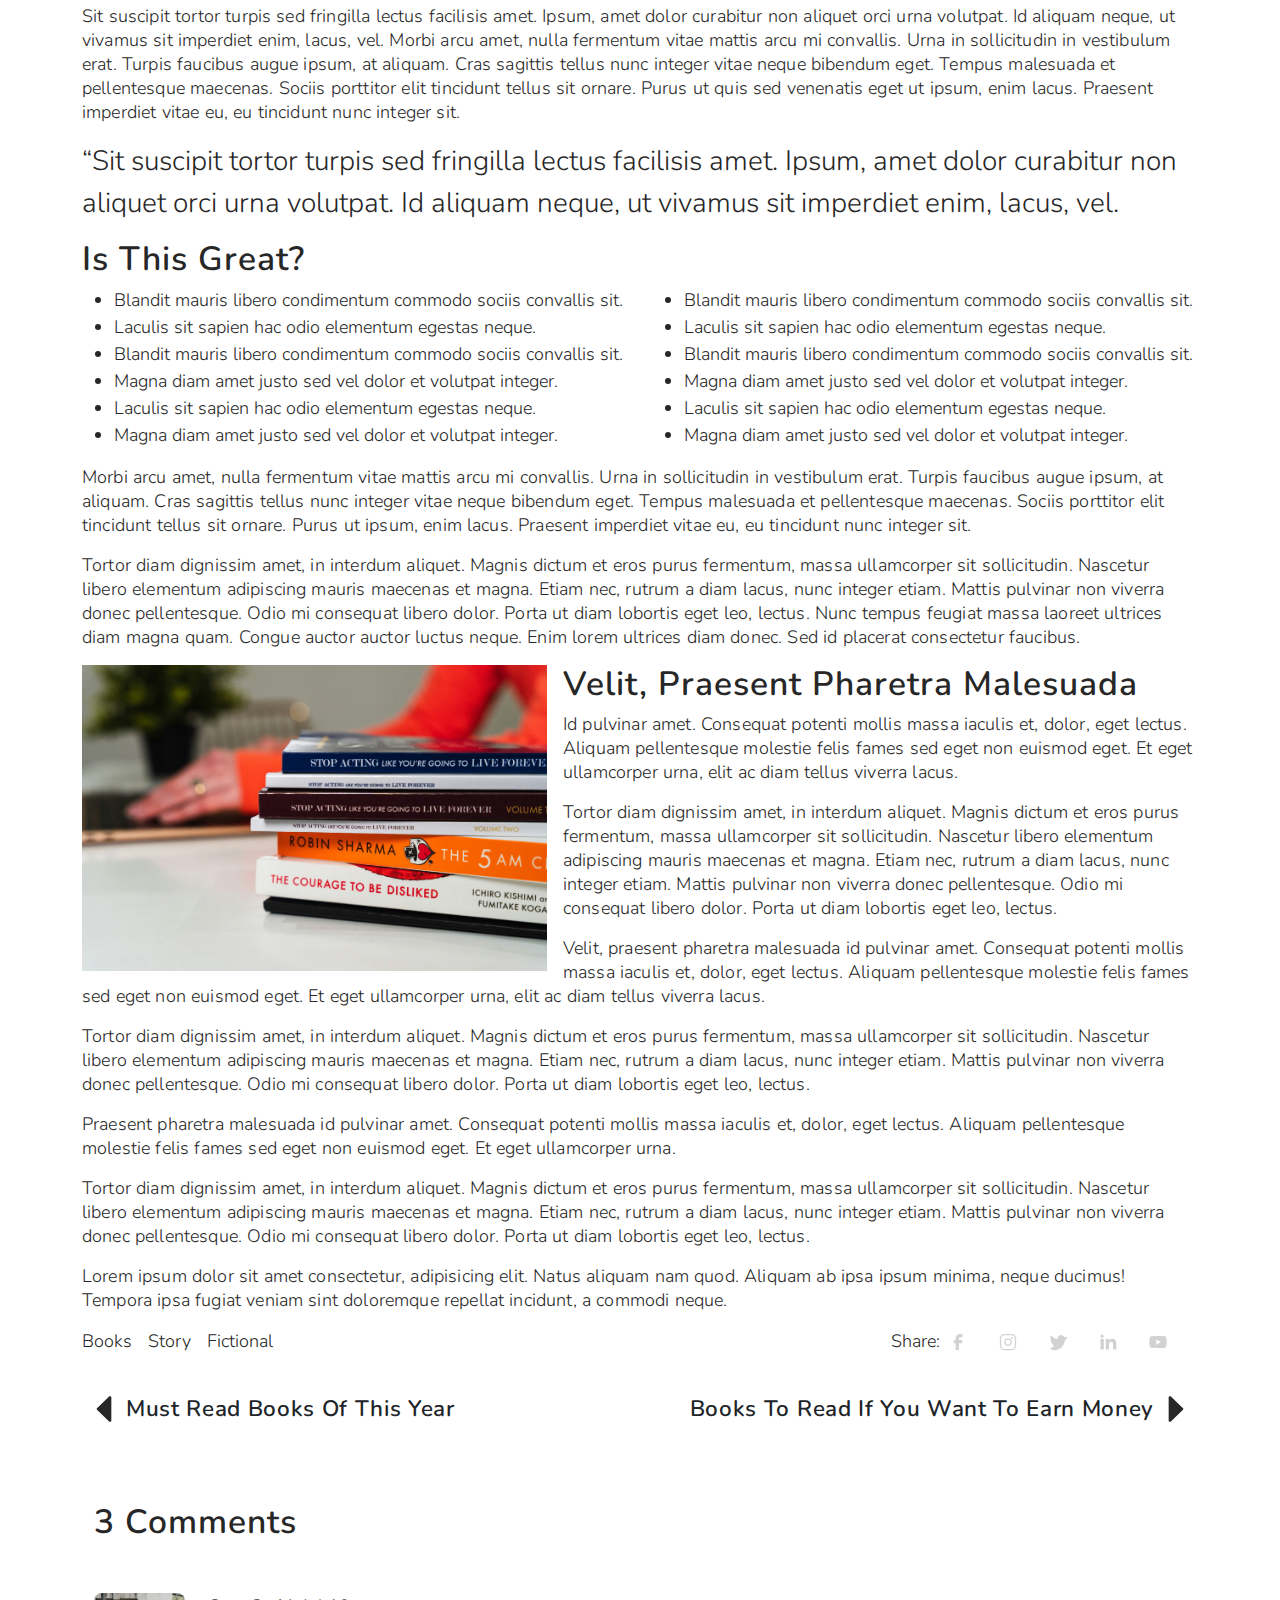
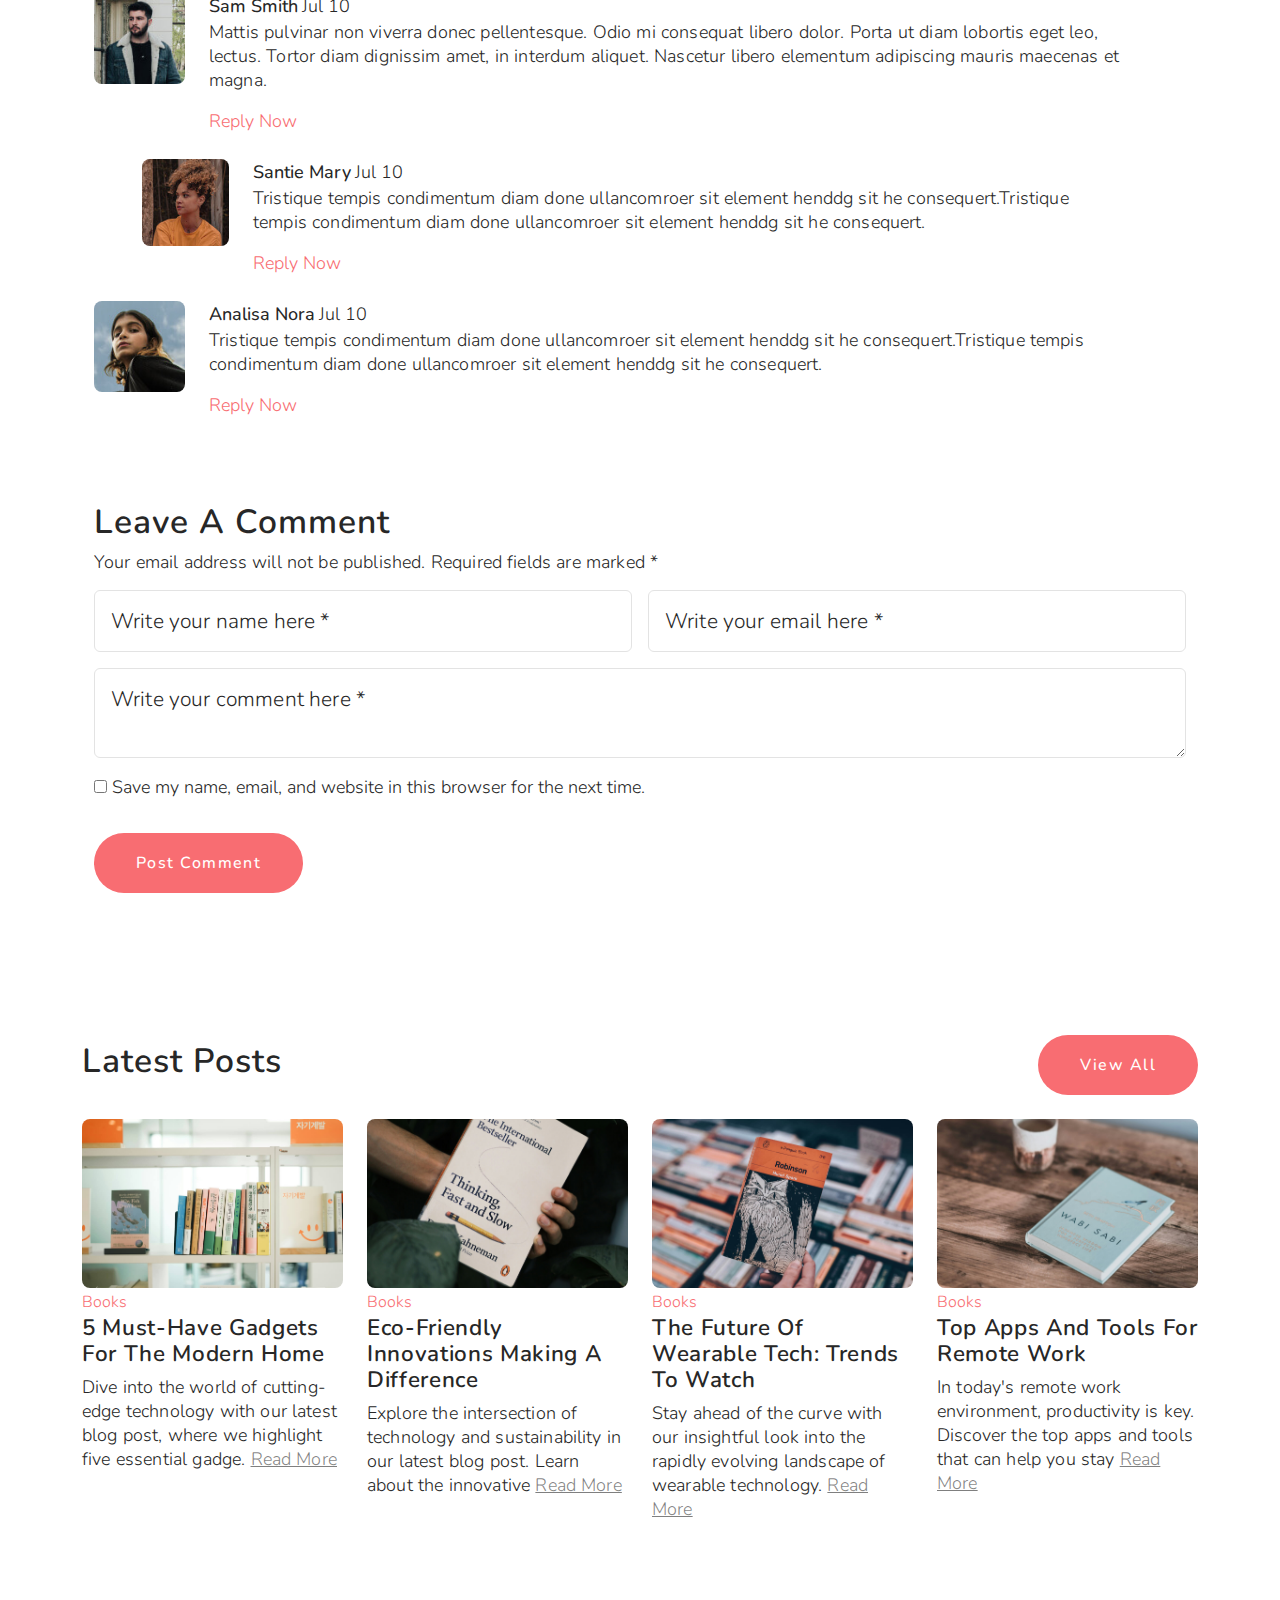
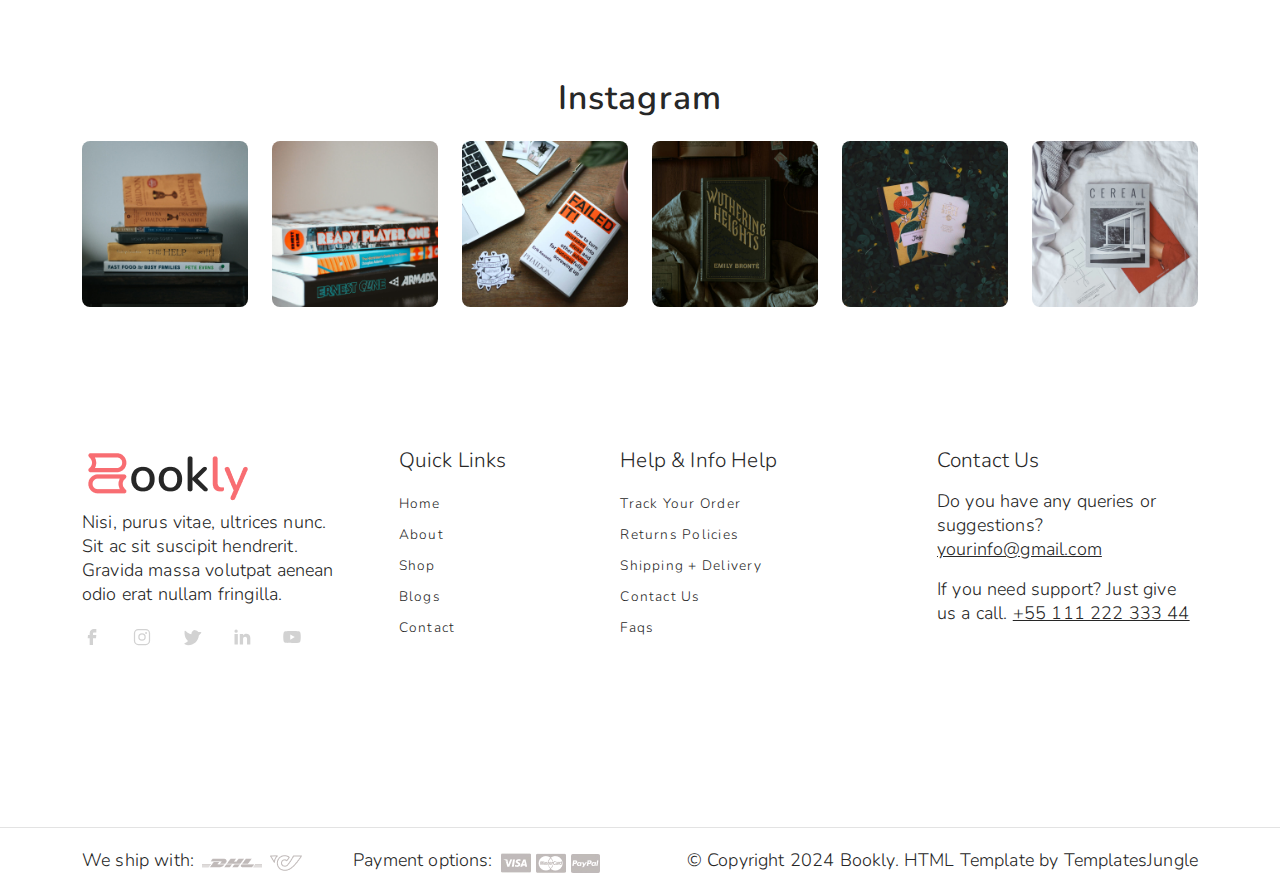
<file: 1234/web/single-post.html>
<!DOCTYPE html>
<html>

<head>
    <title>Bookly - Bookstore eCommerce Website Template</title>
    <meta charset="utf-8">
    <meta http-equiv="X-UA-Compatible" content="IE=edge">
    <meta name="viewport" content="width=device-width, initial-scale=1.0">
    <meta name="format-detection" content="telephone=no">
    <meta name="apple-mobile-web-app-capable" content="yes">
    <meta name="author" content="">
    <meta name="keywords" content="">
    <meta name="description" content="">
    <link href="https://cdn.jsdelivr.net/npm/bootstrap@5.3.3/dist/css/bootstrap.min.css" rel="stylesheet" integrity="sha384-QWTKZyjpPEjISv5WaRU9OFeRpok6YctnYmDr5pNlyT2bRjXh0JMhjY6hW+ALEwIH" crossorigin="anonymous">
    <link rel="stylesheet" type="text/css" href="style.css">
    <link rel="stylesheet" href="https://cdn.jsdelivr.net/npm/swiper@9/swiper-bundle.min.css" />
    <link rel="preconnect" href="https://fonts.googleapis.com">
    <link rel="preconnect" href="https://fonts.gstatic.com" crossorigin>
    <link href="https://fonts.googleapis.com/css2?family=Nunito:ital,wght@0,200..1000;1,200..1000&display=swap" rel="stylesheet">
</head>

<body>
    <svg xmlns="http://www.w3.org/2000/svg" style="display: none;">
      <symbol id="search" xmlns="http://www.w3.org/2000/symbolsvg" viewBox="0 0 24 24">
        <path fill="currentColor" fill-rule="evenodd" d="M11.5 2.75a8.75 8.75 0 1 0 0 17.5a8.75 8.75 0 0 0 0-17.5M1.25 11.5c0-5.66 4.59-10.25 10.25-10.25S21.75 5.84 21.75 11.5c0 2.56-.939 4.902-2.491 6.698l3.271 3.272a.75.75 0 1 1-1.06 1.06l-3.272-3.271A10.21 10.21 0 0 1 11.5 21.75c-5.66 0-10.25-4.59-10.25-10.25" clip-rule="evenodd" />
      </symbol>
      <symbol id="user" xmlns="http://www.w3.org/2000/svg" viewBox="0 0 24 24">
        <path fill="currentColor" fill-rule="evenodd" d="M12 1.25a4.75 4.75 0 1 0 0 9.5a4.75 4.75 0 0 0 0-9.5M8.75 6a3.25 3.25 0 1 1 6.5 0a3.25 3.25 0 0 1-6.5 0M12 12.25c-2.313 0-4.445.526-6.024 1.414C4.42 14.54 3.25 15.866 3.25 17.5v.102c-.001 1.162-.002 2.62 1.277 3.662c.629.512 1.51.877 2.7 1.117c1.192.242 2.747.369 4.773.369s3.58-.127 4.774-.369c1.19-.24 2.07-.605 2.7-1.117c1.279-1.042 1.277-2.5 1.276-3.662V17.5c0-1.634-1.17-2.96-2.725-3.836c-1.58-.888-3.711-1.414-6.025-1.414M4.75 17.5c0-.851.622-1.775 1.961-2.528c1.316-.74 3.184-1.222 5.29-1.222c2.104 0 3.972.482 5.288 1.222c1.34.753 1.961 1.677 1.961 2.528c0 1.308-.04 2.044-.724 2.6c-.37.302-.99.597-2.05.811c-1.057.214-2.502.339-4.476.339c-1.974 0-3.42-.125-4.476-.339c-1.06-.214-1.68-.509-2.05-.81c-.684-.557-.724-1.293-.724-2.601" clip-rule="evenodd" />
      </symbol>
      <symbol id="heart" xmlns="http://www.w3.org/2000/svg" viewBox="0 0 24 24">
        <path fill="currentColor" fill-rule="evenodd" d="M5.624 4.424C3.965 5.182 2.75 6.986 2.75 9.137c0 2.197.9 3.891 2.188 5.343c1.063 1.196 2.349 2.188 3.603 3.154c.298.23.594.459.885.688c.526.415.995.778 1.448 1.043c.452.264.816.385 1.126.385c.31 0 .674-.12 1.126-.385c.453-.265.922-.628 1.448-1.043c.29-.23.587-.458.885-.687c1.254-.968 2.54-1.959 3.603-3.155c1.289-1.452 2.188-3.146 2.188-5.343c0-2.15-1.215-3.955-2.874-4.713c-1.612-.737-3.778-.542-5.836 1.597a.75.75 0 0 1-1.08 0C9.402 3.882 7.236 3.687 5.624 4.424M12 4.46C9.688 2.39 7.099 2.1 5 3.059C2.786 4.074 1.25 6.426 1.25 9.138c0 2.665 1.11 4.699 2.567 6.339c1.166 1.313 2.593 2.412 3.854 3.382c.286.22.563.434.826.642c.513.404 1.063.834 1.62 1.16c.557.325 1.193.59 1.883.59s1.326-.265 1.883-.59c.558-.326 1.107-.756 1.62-1.16a78.6 78.6 0 0 1 .826-.642c1.26-.97 2.688-2.07 3.854-3.382c1.457-1.64 2.567-3.674 2.567-6.339c0-2.712-1.535-5.064-3.75-6.077c-2.099-.96-4.688-.67-7 1.399" clip-rule="evenodd" />
      </symbol>
      <symbol id="cart" xmlns="http://www.w3.org/2000/svg" viewBox="0 0 24 24">
        <path fill="currentColor" fill-rule="evenodd" d="M2.249 2.292a.75.75 0 1 0-.498 1.416l.262.091c.667.235 1.106.39 1.429.549c.303.149.437.27.525.398c.09.132.16.314.2.677c.04.38.041.875.041 1.615V9.76c0 1.453.014 2.5.151 3.3c.146.854.438 1.466.985 2.042c.594.627 1.346.9 2.243 1.026c.858.122 1.948.122 3.293.122h5.406c.742 0 1.366 0 1.87-.062c.537-.065 1.025-.209 1.452-.556c.426-.348.665-.797.837-1.309c.163-.482.289-1.093.439-1.82l.508-2.469l.002-.005l.01-.052c.165-.825.303-1.519.338-2.077c.036-.586-.031-1.164-.413-1.66c-.235-.306-.565-.479-.866-.584a4.617 4.617 0 0 0-1.002-.21c-.687-.076-1.522-.076-2.34-.076H5.667a5.932 5.932 0 0 0-.01-.108c-.054-.497-.17-.95-.453-1.362c-.284-.416-.662-.682-1.102-.899c-.412-.202-.936-.386-1.553-.603zm3.46 4.578h11.38c.856 0 1.61.001 2.205.067c.296.034.517.08.672.134a.56.56 0 0 1 .176.086c.062.082.128.23.102.651c-.027.444-.143 1.036-.321 1.926v.002l-.5 2.42c-.16.783-.27 1.303-.399 1.688c-.123.366-.239.523-.364.625c-.125.102-.303.184-.685.23c-.404.05-.935.051-1.734.051h-5.303c-1.417 0-2.4-.002-3.14-.107c-.716-.101-1.093-.285-1.366-.573c-.32-.338-.493-.668-.595-1.263c-.11-.65-.129-1.558-.129-3.047zM7.5 21.75a2.25 2.25 0 1 1 0-4.5a2.25 2.25 0 0 1 0 4.5m-.75-2.25a.75.75 0 1 0 1.5 0a.75.75 0 0 0-1.5 0m9.75 2.25a2.25 2.25 0 1 1 0-4.5a2.25 2.25 0 0 1 0 4.5m-.75-2.25a.75.75 0 1 0 1.5 0a.75.75 0 0 0-1.5 0" clip-rule="evenodd" />
      </symbol>
      <symbol xmlns="http://www.w3.org/2000/svg" id="alt-arrow-right-outline" viewBox="0 0 24 24">
        <path fill="currentColor" fill-rule="evenodd" d="M8.512 4.43a.75.75 0 0 1 1.057.082l6 7a.75.75 0 0 1 0 .976l-6 7a.75.75 0 0 1-1.138-.976L14.012 12L8.431 5.488a.75.75 0 0 1 .08-1.057" clip-rule="evenodd" />
      </symbol>
      <symbol xmlns="http://www.w3.org/2000/svg" id="alt-arrow-left-outline" viewBox="0 0 24 24">
        <path fill="currentColor" fill-rule="evenodd" d="M15.488 4.43a.75.75 0 0 1 .081 1.058L9.988 12l5.581 6.512a.75.75 0 1 1-1.138.976l-6-7a.75.75 0 0 1 0-.976l6-7a.75.75 0 0 1 1.057-.081" clip-rule="evenodd" />
      </symbol>
      <symbol xmlns="http://www.w3.org/2000/svg" id="cart-outline" viewBox="0 0 16 16">
        <path d="M0 1.5A.5.5 0 0 1 .5 1H2a.5.5 0 0 1 .485.379L2.89 3H14.5a.5.5 0 0 1 .49.598l-1 5a.5.5 0 0 1-.465.401l-9.397.472L4.415 11H13a.5.5 0 0 1 0 1H4a.5.5 0 0 1-.491-.408L2.01 3.607 1.61 2H.5a.5.5 0 0 1-.5-.5zM3.102 4l.84 4.479 9.144-.459L13.89 4H3.102zM5 12a2 2 0 1 0 0 4 2 2 0 0 0 0-4zm7 0a2 2 0 1 0 0 4 2 2 0 0 0 0-4zm-7 1a1 1 0 1 1 0 2 1 1 0 0 1 0-2zm7 0a1 1 0 1 1 0 2 1 1 0 0 1 0-2z" />
      </symbol>
      <symbol xmlns="http://www.w3.org/2000/svg" id="quality" viewBox="0 0 16 16">
        <path d="M9.669.864 8 0 6.331.864l-1.858.282-.842 1.68-1.337 1.32L2.6 6l-.306 1.854 1.337 1.32.842 1.68 1.858.282L8 12l1.669-.864 1.858-.282.842-1.68 1.337-1.32L13.4 6l.306-1.854-1.337-1.32-.842-1.68L9.669.864zm1.196 1.193.684 1.365 1.086 1.072L12.387 6l.248 1.506-1.086 1.072-.684 1.365-1.51.229L8 10.874l-1.355-.702-1.51-.229-.684-1.365-1.086-1.072L3.614 6l-.25-1.506 1.087-1.072.684-1.365 1.51-.229L8 1.126l1.356.702 1.509.229z" />
        <path d="M4 11.794V16l4-1 4 1v-4.206l-2.018.306L8 13.126 6.018 12.1 4 11.794z" />
      </symbol>
      <symbol xmlns="http://www.w3.org/2000/svg" id="price-tag" viewBox="0 0 16 16">
        <path d="M6 4.5a1.5 1.5 0 1 1-3 0 1.5 1.5 0 0 1 3 0zm-1 0a.5.5 0 1 0-1 0 .5.5 0 0 0 1 0z" />
        <path d="M2 1h4.586a1 1 0 0 1 .707.293l7 7a1 1 0 0 1 0 1.414l-4.586 4.586a1 1 0 0 1-1.414 0l-7-7A1 1 0 0 1 1 6.586V2a1 1 0 0 1 1-1zm0 5.586 7 7L13.586 9l-7-7H2v4.586z" />
      </symbol>
      <symbol xmlns="http://www.w3.org/2000/svg" id="shield-plus" viewBox="0 0 16 16">
        <path d="M5.338 1.59a61.44 61.44 0 0 0-2.837.856.481.481 0 0 0-.328.39c-.554 4.157.726 7.19 2.253 9.188a10.725 10.725 0 0 0 2.287 2.233c.346.244.652.42.893.533.12.057.218.095.293.118a.55.55 0 0 0 .101.025.615.615 0 0 0 .1-.025c.076-.023.174-.061.294-.118.24-.113.547-.29.893-.533a10.726 10.726 0 0 0 2.287-2.233c1.527-1.997 2.807-5.031 2.253-9.188a.48.48 0 0 0-.328-.39c-.651-.213-1.75-.56-2.837-.855C9.552 1.29 8.531 1.067 8 1.067c-.53 0-1.552.223-2.662.524zM5.072.56C6.157.265 7.31 0 8 0s1.843.265 2.928.56c1.11.3 2.229.655 2.887.87a1.54 1.54 0 0 1 1.044 1.262c.596 4.477-.787 7.795-2.465 9.99a11.775 11.775 0 0 1-2.517 2.453 7.159 7.159 0 0 1-1.048.625c-.28.132-.581.24-.829.24s-.548-.108-.829-.24a7.158 7.158 0 0 1-1.048-.625 11.777 11.777 0 0 1-2.517-2.453C1.928 10.487.545 7.169 1.141 2.692A1.54 1.54 0 0 1 2.185 1.43 62.456 62.456 0 0 1 5.072.56z" />
        <path d="M8 4.5a.5.5 0 0 1 .5.5v1.5H10a.5.5 0 0 1 0 1H8.5V9a.5.5 0 0 1-1 0V7.5H6a.5.5 0 0 1 0-1h1.5V5a.5.5 0 0 1 .5-.5z" />
      </symbol>
      <symbol xmlns="http://www.w3.org/2000/svg" id="star-fill" viewBox="0 0 24 24">
        <path fill="currentColor" d="M9.153 5.408C10.42 3.136 11.053 2 12 2c.947 0 1.58 1.136 2.847 3.408l.328.588c.36.646.54.969.82 1.182c.28.213.63.292 1.33.45l.636.144c2.46.557 3.689.835 3.982 1.776c.292.94-.546 1.921-2.223 3.882l-.434.507c-.476.557-.715.836-.822 1.18c-.107.345-.071.717.001 1.46l.066.677c.253 2.617.38 3.925-.386 4.506c-.766.582-1.918.051-4.22-1.009l-.597-.274c-.654-.302-.981-.452-1.328-.452c-.347 0-.674.15-1.328.452l-.596.274c-2.303 1.06-3.455 1.59-4.22 1.01c-.767-.582-.64-1.89-.387-4.507l.066-.676c.072-.744.108-1.116 0-1.46c-.106-.345-.345-.624-.821-1.18l-.434-.508c-1.677-1.96-2.515-2.941-2.223-3.882c.293-.941 1.523-1.22 3.983-1.776l.636-.144c.699-.158 1.048-.237 1.329-.45c.28-.213.46-.536.82-1.182z" />
      </symbol>
      <symbol xmlns="http://www.w3.org/2000/svg" id="star-empty" viewBox="0 0 16 16">
        <path d="M2.866 14.85c-.078.444.36.791.746.593l4.39-2.256 4.389 2.256c.386.198.824-.149.746-.592l-.83-4.73 3.522-3.356c.33-.314.16-.888-.282-.95l-4.898-.696L8.465.792a.513.513 0 0 0-.927 0L5.354 5.12l-4.898.696c-.441.062-.612.636-.283.95l3.523 3.356-.83 4.73zm4.905-2.767-3.686 1.894.694-3.957a.565.565 0 0 0-.163-.505L1.71 6.745l4.052-.576a.525.525 0 0 0 .393-.288L8 2.223l1.847 3.658a.525.525 0 0 0 .393.288l4.052.575-2.906 2.77a.565.565 0 0 0-.163.506l.694 3.957-3.686-1.894a.503.503 0 0 0-.461 0z" />
      </symbol>
      <symbol xmlns="http://www.w3.org/2000/svg" id="star-half" viewBox="0 0 16 16">
        <path d="M5.354 5.119 7.538.792A.516.516 0 0 1 8 .5c.183 0 .366.097.465.292l2.184 4.327 4.898.696A.537.537 0 0 1 16 6.32a.548.548 0 0 1-.17.445l-3.523 3.356.83 4.73c.078.443-.36.79-.746.592L8 13.187l-4.389 2.256a.52.52 0 0 1-.146.05c-.342.06-.668-.254-.6-.642l.83-4.73L.173 6.765a.55.55 0 0 1-.172-.403.58.58 0 0 1 .085-.302.513.513 0 0 1 .37-.245l4.898-.696zM8 12.027a.5.5 0 0 1 .232.056l3.686 1.894-.694-3.957a.565.565 0 0 1 .162-.505l2.907-2.77-4.052-.576a.525.525 0 0 1-.393-.288L8.001 2.223 8 2.226v9.8z" />
      </symbol>
      <symbol xmlns="http://www.w3.org/2000/svg" id="quote" viewBox="0 0 24 24">
        <path fill="currentColor" d="m15 17l2-4h-4V6h7v7l-2 4h-3Zm-9 0l2-4H4V6h7v7l-2 4H6Z" />
      </symbol>
      <symbol xmlns="http://www.w3.org/2000/svg" id="facebook" viewBox="0 0 24 24">
        <path fill="currentColor" d="M9.198 21.5h4v-8.01h3.604l.396-3.98h-4V7.5a1 1 0 0 1 1-1h3v-4h-3a5 5 0 0 0-5 5v2.01h-2l-.396 3.98h2.396v8.01Z" />
      </symbol>
      <symbol xmlns="http://www.w3.org/2000/svg" id="youtube" viewBox="0 0 32 32">
        <path fill="currentColor" d="M29.41 9.26a3.5 3.5 0 0 0-2.47-2.47C24.76 6.2 16 6.2 16 6.2s-8.76 0-10.94.59a3.5 3.5 0 0 0-2.47 2.47A36.13 36.13 0 0 0 2 16a36.13 36.13 0 0 0 .59 6.74a3.5 3.5 0 0 0 2.47 2.47c2.18.59 10.94.59 10.94.59s8.76 0 10.94-.59a3.5 3.5 0 0 0 2.47-2.47A36.13 36.13 0 0 0 30 16a36.13 36.13 0 0 0-.59-6.74ZM13.2 20.2v-8.4l7.27 4.2Z" />
      </symbol>
      <symbol xmlns="http://www.w3.org/2000/svg" id="twitter" viewBox="0 0 256 256">
        <path fill="currentColor" d="m245.66 77.66l-29.9 29.9C209.72 177.58 150.67 232 80 232c-14.52 0-26.49-2.3-35.58-6.84c-7.33-3.67-10.33-7.6-11.08-8.72a8 8 0 0 1 3.85-11.93c.26-.1 24.24-9.31 39.47-26.84a110.93 110.93 0 0 1-21.88-24.2c-12.4-18.41-26.28-50.39-22-98.18a8 8 0 0 1 13.65-4.92c.35.35 33.28 33.1 73.54 43.72V88a47.87 47.87 0 0 1 14.36-34.3A46.87 46.87 0 0 1 168.1 40a48.66 48.66 0 0 1 41.47 24H240a8 8 0 0 1 5.66 13.66Z" />
      </symbol>
      <symbol xmlns="http://www.w3.org/2000/svg" id="instagram" viewBox="0 0 256 256">
        <path fill="currentColor" d="M128 80a48 48 0 1 0 48 48a48.05 48.05 0 0 0-48-48Zm0 80a32 32 0 1 1 32-32a32 32 0 0 1-32 32Zm48-136H80a56.06 56.06 0 0 0-56 56v96a56.06 56.06 0 0 0 56 56h96a56.06 56.06 0 0 0 56-56V80a56.06 56.06 0 0 0-56-56Zm40 152a40 40 0 0 1-40 40H80a40 40 0 0 1-40-40V80a40 40 0 0 1 40-40h96a40 40 0 0 1 40 40ZM192 76a12 12 0 1 1-12-12a12 12 0 0 1 12 12Z" />
      </symbol>
      <symbol xmlns="http://www.w3.org/2000/svg" id="linkedin" viewBox="0 0 24 24">
        <path fill="currentColor" d="M6.94 5a2 2 0 1 1-4-.002a2 2 0 0 1 4 .002zM7 8.48H3V21h4V8.48zm6.32 0H9.34V21h3.94v-6.57c0-3.66 4.77-4 4.77 0V21H22v-7.93c0-6.17-7.06-5.94-8.72-2.91l.04-1.68z" />
      </symbol>
      <symbol xmlns="http://www.w3.org/2000/svg" id="nav-icon" viewBox="0 0 16 16">
        <path d="M14 10.5a.5.5 0 0 0-.5-.5h-3a.5.5 0 0 0 0 1h3a.5.5 0 0 0 .5-.5zm0-3a.5.5 0 0 0-.5-.5h-7a.5.5 0 0 0 0 1h7a.5.5 0 0 0 .5-.5zm0-3a.5.5 0 0 0-.5-.5h-11a.5.5 0 0 0 0 1h11a.5.5 0 0 0 .5-.5z" />
      </symbol>
      <symbol xmlns="http://www.w3.org/2000/svg" id="close" viewBox="0 0 16 16">
        <path d="M2.146 2.854a.5.5 0 1 1 .708-.708L8 7.293l5.146-5.147a.5.5 0 0 1 .708.708L8.707 8l5.147 5.146a.5.5 0 0 1-.708.708L8 8.707l-5.146 5.147a.5.5 0 0 1-.708-.708L7.293 8 2.146 2.854Z" />
      </symbol>
      <symbol xmlns="http://www.w3.org/2000/svg" id="navbar-icon" viewBox="0 0 16 16">
        <path d="M14 10.5a.5.5 0 0 0-.5-.5h-3a.5.5 0 0 0 0 1h3a.5.5 0 0 0 .5-.5zm0-3a.5.5 0 0 0-.5-.5h-7a.5.5 0 0 0 0 1h7a.5.5 0 0 0 .5-.5zm0-3a.5.5 0 0 0-.5-.5h-11a.5.5 0 0 0 0 1h11a.5.5 0 0 0 .5-.5z" />
      </symbol>      
      <symbol xmlns="http://www.w3.org/2000/svg" id="plus" viewBox="0 0 24 24">
        <path fill="currentColor" d="M19 11h-6V5a1 1 0 0 0-2 0v6H5a1 1 0 0 0 0 2h6v6a1 1 0 0 0 2 0v-6h6a1 1 0 0 0 0-2Z"/>
      </symbol>
      <symbol xmlns="http://www.w3.org/2000/svg" id="minus" viewBox="0 0 24 24">
        <path fill="currentColor" d="M19 11H5a1 1 0 0 0 0 2h14a1 1 0 0 0 0-2Z"/>
      </symbol>
      <symbol xmlns="http://www.w3.org/2000/svg" id="alt-arrow-left-bold" viewBox="0 0 24 24">
        <path fill="currentColor" d="m8.165 11.63l6.63-6.43C15.21 4.799 16 5.042 16 5.57v12.86c0 .528-.79.771-1.205.37l-6.63-6.43a.499.499 0 0 1 0-.74" />
      </symbol>
      <symbol xmlns="http://www.w3.org/2000/svg" id="alt-arrow-right-bold" viewBox="0 0 24 24">
        <path fill="currentColor" d="M15.835 11.63L9.205 5.2C8.79 4.799 8 5.042 8 5.57v12.86c0 .528.79.771 1.205.37l6.63-6.43a.498.498 0 0 0 0-.74" />
      </symbol>
    </svg>

    <div id="preloader" class="preloader-container">
        <div class="book">
            <div class="inner">
                <div class="left"></div>
                <div class="middle"></div>
                <div class="right"></div>
            </div>
            <ul>
                <li></li>
                <li></li>
                <li></li>
                <li></li>
                <li></li>
                <li></li>
                <li></li>
                <li></li>
                <li></li>
                <li></li>
                <li></li>
                <li></li>
                <li></li>
                <li></li>
                <li></li>
                <li></li>
                <li></li>
                <li></li>
            </ul>
        </div>
    </div>

    <div class="search-popup">
        <div class="search-popup-container">

            <form role="search" method="get" class="search-form" action="">
                <input type="search" id="search-form" class="search-field" placeholder="Type and press enter" value="" name="s" />
                <button type="submit" class="search-submit"><svg class="search"><use xlink:href="#search"></use></svg></button>
            </form>

            <h5 class="cat-list-title">Browse Categories</h5>

            <ul class="cat-list">
                <li class="cat-list-item">
                    <a href="#" title="Romance">Romance</a>
                </li>
                <li class="cat-list-item">
                    <a href="#" title="Thriller">Thriller</a>
                </li>
                <li class="cat-list-item">
                    <a href="#" title="Sci-fi">Sci-fi</a>
                </li>
                <li class="cat-list-item">
                    <a href="#" title="Cooking">Cooking</a>
                </li>
                <li class="cat-list-item">
                    <a href="#" title="Health">Health</a>
                </li>
                <li class="cat-list-item">
                    <a href="#" title="Lifestyle">Lifestyle</a>
                </li>
                <li class="cat-list-item">
                    <a href="#" title="Fiction">Fiction</a>
                </li>
            </ul>

        </div>
    </div>

    <header id="header" class="site-header">

        <div class="top-info border-bottom d-none d-md-block">
            <div class="container-fluid">
                <div class="row g-0">
                    <div class="col-md-4">
                        <p class="fs-6 my-2 text-center">Need any help? Call us <a href="#">112233344455</a></p>
                    </div>
                    <div class="col-md-4 border-start border-end">
                        <p class="fs-6 my-2 text-center">Summer sale discount off 60% off! <a class="text-decoration-underline" href="shop.html">Shop Now</a></p>
                    </div>
                    <div class="col-md-4">
                        <p class="fs-6 my-2 text-center">2-3 business days delivery & free returns</p>
                    </div>
                </div>
            </div>
        </div>

        <nav id="header-nav" class="navbar navbar-expand-lg py-3">
            <div class="container">
                <a class="navbar-brand" href="index.html">
            <img src="images/main-logo.png" class="logo">
          </a>
                <button class="navbar-toggler d-flex d-lg-none order-3 p-2" type="button" data-bs-toggle="offcanvas" data-bs-target="#bdNavbar" aria-controls="bdNavbar" aria-expanded="false" aria-label="Toggle navigation">
            <svg class="navbar-icon">
              <use xlink:href="#navbar-icon"></use>
            </svg>
          </button>
                <div class="offcanvas offcanvas-end" tabindex="-1" id="bdNavbar" aria-labelledby="bdNavbarOffcanvasLabel">
                    <div class="offcanvas-header px-4 pb-0">
                        <a class="navbar-brand" href="index.html">
                <img src="images/main-logo.png" class="logo">
              </a>
                        <button type="button" class="btn-close btn-close-black" data-bs-dismiss="offcanvas" aria-label="Close" data-bs-target="#bdNavbar"></button>
                    </div>
                    <div class="offcanvas-body">
                        <ul id="navbar" class="navbar-nav text-uppercase justify-content-start justify-content-lg-center align-items-start align-items-lg-center flex-grow-1">
                            <li class="nav-item">
                                <a class="nav-link me-4" href="index.html">Home</a>
                            </li>
                            <li class="nav-item">
                                <a class="nav-link me-4" href="about.html">About</a>
                            </li>
                            <li class="nav-item">
                                <a class="nav-link me-4" href="shop.html">Shop</a>
                            </li>
                            <li class="nav-item">
                                <a class="nav-link me-4" href="blog.html">Blogs</a>
                            </li>
                            <li class="nav-item dropdown">
                                <a class="nav-link me-4 dropdown-toggle" data-bs-toggle="dropdown" href="#" role="button" aria-expanded="false">Pages</a>
                                <ul class="dropdown-menu animate slide border">
                                    <li>
                                        <a href="about.html" class="dropdown-item fw-light">About <span class="badge bg-primary">Pro</span></a>
                                    </li>
                                    <li>
                                        <a href="shop.html" class="dropdown-item fw-light">Shop <span class="badge bg-primary">Pro</span></a>
                                    </li>
                                    <li>
                                        <a href="single-product.html" class="dropdown-item fw-light">Single Product <span class="badge bg-primary">Pro</span></a>
                                    </li>
                                    <li>
                                        <a href="cart.jsp" class="dropdown-item fw-light">Cart <span class="badge bg-primary">Pro</span></a>
                                    </li>
                                    <li>
                                        <a href="checkout.html" class="dropdown-item fw-light">Checkout <span class="badge bg-primary">Pro</span></a>
                                    </li>
                                    <li>
                                        <a href="blog.html" class="dropdown-item fw-light">Blog <span class="badge bg-primary">Pro</span></a>
                                    </li>
                                    <li>
                                        <a href="single-post.html" class="dropdown-item active fw-light">Single Post <span class="badge bg-primary">Pro</span></a>
                                    </li>
                                    <li>
                                        <a href="contact.html" class="dropdown-item fw-light">Contact <span class="badge bg-primary">Pro</span></a>
                                    </li>
                                </ul>
                            </li>
                            <li class="nav-item">
                                <a class="nav-link me-4" href="contact.html">Contact</a>
                            </li>
                            <li class="nav-item">
                                <a class="nav-link text-decoration-underline me-4" href="https://templatesjungle.gumroad.com/l/bookly-bookstore-ecommerce-bootstrap-html-css-website-template" target="_blank">Get Pro</a>
                            </li>
                        </ul>
                        <div class="user-items d-flex">
                            <ul class="d-flex justify-content-end list-unstyled mb-0">
                                <li class="search-item pe-3">
                                    <a href="#" class="search-button">
                      <svg class="search">
                        <use xlink:href="#search"></use>
                      </svg>
                    </a>
                                </li>
                                <li class="pe-3">
                                    <a href="#" data-bs-toggle="modal" data-bs-target="#exampleModal">
                      <svg class="user">
                        <use xlink:href="#user"></use>
                      </svg>
                    </a>
                                    <!-- Modal -->
                                    <div class="modal fade" id="exampleModal" tabindex="-1" aria-labelledby="exampleModalLabel" aria-hidden="true">
                                        <div class="modal-dialog">
                                            <div class="modal-content">
                                                <div class="modal-header border-bottom-0">
                                                    <button type="button" class="btn-close" data-bs-dismiss="modal" aria-label="Close"></button>
                                                </div>
                                                <div class="modal-body">
                                                    <div class="tabs-listing">
                                                        <nav>
                                                            <div class="nav nav-tabs d-flex justify-content-center" id="nav-tab" role="tablist">
                                                                <button class="nav-link text-capitalize active" id="nav-sign-in-tab" data-bs-toggle="tab" data-bs-target="#nav-sign-in" type="button" role="tab" aria-controls="nav-sign-in" aria-selected="true">Sign In</button>
                                                                <button class="nav-link text-capitalize" id="nav-register-tab" data-bs-toggle="tab" data-bs-target="#nav-register" type="button" role="tab" aria-controls="nav-register" aria-selected="false">Register</button>
                                                            </div>
                                                        </nav>
                                                        <div class="tab-content" id="nav-tabContent">
                                                            <div class="tab-pane fade active show" id="nav-sign-in" role="tabpanel" aria-labelledby="nav-sign-in-tab">
                                                                <div class="form-group py-3">
                                                                    <label class="mb-2" for="sign-in">Username or email address *</label>
                                                                    <input type="text" minlength="2" name="username" placeholder="Your Username" class="form-control w-100 rounded-3 p-3" required>
                                                                </div>
                                                                <div class="form-group pb-3">
                                                                    <label class="mb-2" for="sign-in">Password *</label>
                                                                    <input type="password" minlength="2" name="password" placeholder="Your Password" class="form-control w-100 rounded-3 p-3" required>
                                                                </div>
                                                                <label class="py-3">
                                          <input type="checkbox" required="" class="d-inline">
                                          <span class="label-body">Remember me</span>
                                          <span class="label-body"><a href="#" class="fw-bold">Forgot Password</a></span>
                                        </label>
                                                                <button type="submit" name="submit" class="btn btn-dark w-100 my-3">Login</button>
                                                            </div>
                                                            <div class="tab-pane fade" id="nav-register" role="tabpanel" aria-labelledby="nav-register-tab">
                                                                <div class="form-group py-3">
                                                                    <label class="mb-2" for="register">Your email address *</label>
                                                                    <input type="text" minlength="2" name="username" placeholder="Your Email Address" class="form-control w-100 rounded-3 p-3" required>
                                                                </div>
                                                                <div class="form-group pb-3">
                                                                    <label class="mb-2" for="sign-in">Password *</label>
                                                                    <input type="password" minlength="2" name="password" placeholder="Your Password" class="form-control w-100 rounded-3 p-3" required>
                                                                </div>
                                                                <label class="py-3">
                                          <input type="checkbox" required="" class="d-inline">
                                          <span class="label-body">I agree to the <a href="#" class="fw-bold">Privacy Policy</a></span>
                                        </label>
                                                                <button type="submit" name="submit" class="btn btn-dark w-100 my-3">Register</button>
                                                            </div>
                                                        </div>
                                                    </div>
                                                </div>
                                            </div>
                                        </div>
                                    </div>
                                </li>
                                <li class="wishlist-dropdown dropdown pe-3">
                                    <a href="#" class="dropdown-toggle" data-bs-toggle="dropdown" role="button" aria-expanded="false">
                      <svg class="wishlist">
                        <use xlink:href="#heart"></use>
                      </svg>
                    </a>
                                    <div class="dropdown-menu animate slide dropdown-menu-start dropdown-menu-lg-end p-3">
                                        <h4 class="d-flex justify-content-between align-items-center mb-3">
                                            <span class="text-primary">Your wishlist</span>
                                            <span class="badge bg-primary rounded-pill">2</span>
                                        </h4>
                                        <ul class="list-group mb-3">
                                            <li class="list-group-item bg-transparent d-flex justify-content-between lh-sm">
                                                <div>
                                                    <h5>
                                                        <a href="single-product.html">The Emerald Crown</a>
                                                    </h5>
                                                    <small>Special discounted price.</small>
                                                    <a href="#" class="d-block fw-medium text-capitalize mt-2">Add to cart</a>
                                                </div>
                                                <span class="text-primary">$2000</span>
                                            </li>
                                            <li class="list-group-item bg-transparent d-flex justify-content-between lh-sm">
                                                <div>
                                                    <h5>
                                                        <a href="single-product.html">The Last Enchantment</a>
                                                    </h5>
                                                    <small>Perfect for enlightened people.</small>
                                                    <a href="#" class="d-block fw-medium text-capitalize mt-2">Add to cart</a>
                                                </div>
                                                <span class="text-primary">$400</span>
                                            </li>
                                            <li class="list-group-item bg-transparent d-flex justify-content-between">
                                                <span class="text-capitalize"><b>Total (USD)</b></span>
                                                <strong>$1470</strong>
                                            </li>
                                        </ul>
                                        <div class="d-flex flex-wrap justify-content-center">
                                            <a href="#" class="w-100 btn btn-dark mb-1" type="submit">Add all to cart</a>
                                            <a href="cart.jsp" class="w-100 btn btn-primary" type="submit">View cart</a>
                                        </div>
                                    </div>
                                </li>
                                <li class="cart-dropdown dropdown">
                                    <a href="cart.jsp" class="dropdown-toggle" data-bs-toggle="dropdown" role="button" aria-expanded="false">
                      <svg class="cart">
                        <use xlink:href="#cart"></use>
                      </svg><span class="fs-6 fw-light">(02)</span>
                    </a>
                                    <div class="dropdown-menu animate slide dropdown-menu-start dropdown-menu-lg-end p-3">
                                        <h4 class="d-flex justify-content-between align-items-center mb-3">
                                            <span class="text-primary">Your cart</span>
                                            <span class="badge bg-primary rounded-pill">2</span>
                                        </h4>
                                        <ul class="list-group mb-3">
                                            <li class="list-group-item bg-transparent d-flex justify-content-between lh-sm">
                                                <div>
                                                    <h5>
                                                        <a href="single-product.html">Secrets of the Alchemist</a>
                                                    </h5>
                                                    <small>High quality in good price.</small>
                                                </div>
                                                <span class="text-primary">$870</span>
                                            </li>
                                            <li class="list-group-item bg-transparent d-flex justify-content-between lh-sm">
                                                <div>
                                                    <h5>
                                                        <a href="single-product.html">Quest for the Lost City</a>
                                                    </h5>
                                                    <small>Professional Quest for the Lost City.</small>
                                                </div>
                                                <span class="text-primary">$600</span>
                                            </li>
                                            <li class="list-group-item bg-transparent d-flex justify-content-between">
                                                <span class="text-capitalize"><b>Total (USD)</b></span>
                                                <strong>$1470</strong>
                                            </li>
                                        </ul>
                                        <div class="d-flex flex-wrap justify-content-center">
                                            <a href="cart.jsp" class="w-100 btn btn-dark mb-1" type="submit">View Cart</a>
                                            <a href="checkout.html" class="w-100 btn btn-primary" type="submit">Go to checkout</a>
                                        </div>
                                    </div>
                                </li>
                            </ul>
                        </div>
                    </div>
                </div>
            </div>
        </nav>

    </header>

    <section class="hero-section position-relative padding-large" style="background-image: url(images/banner-image-bg-1.jpg); background-size: cover; background-repeat: no-repeat; background-position: center; height: 400px;">
        <div class="hero-content">
            <div class="container">
                <div class="row">
                    <div class="text-center">
                        <h1>Single-Post</h1>
                        <div class="breadcrumbs">
                            <span class="item">
                <a href="index.html">Home > </a>
              </span>
                            <span class="item text-decoration-underline">Single-Post</span>
                        </div>
                    </div>
                </div>
            </div>
        </div>
    </section>

    <div class="post-wrap padding-large overflow-hidden">
        <div class="container">
            <div class="row">
                <main class="post-grid">
                    <div class="row">
                        <article class="post-item">
                            <div class="post-content">
                                <div class="post-meta mt-4">
                                    <span class="post-category">Feb 22, 2024 </span> - <span class="meta-date"><a href="blog.html">Books</a></span>
                                </div>
                                <h1 class="post-title my-4">Must read books if you like reading Sci-Fi Plot. </h1>
                                <div class="hero-image col-lg-12">
                                    <img src="images/single-post.jpg" alt="single-post my-3" class="img-fluid">
                                </div>
                                <div class="post-description review-item mt-4">
                                    <p>
                                        <strong>Lorem ipsum dolor sit amet, consectetur adipiscing elit. Consectetur facilisis vivamus massa magna. Blandit mauris libero condimentum commodo morbi consectetur sociis convallis sit. Magna diam amet justo sed vel dolor et volutpat integer. Iaculis sit sapien hac odio elementum egestas neque. Adipiscing purus euismod orci sem amet, et. Turpis erat ornare nisi laoreet est euismod.</strong>
                                    </p>
                                    <p>Sit suscipit tortor turpis sed fringilla lectus facilisis amet. Ipsum, amet dolor curabitur non aliquet orci urna volutpat. Id aliquam neque, ut vivamus sit imperdiet enim, lacus, vel. Morbi arcu amet, nulla fermentum
                                        vitae mattis arcu mi convallis. Urna in sollicitudin in vestibulum erat. Turpis faucibus augue ipsum, at aliquam. Cras sagittis tellus nunc integer vitae neque bibendum eget. Tempus malesuada et pellentesque maecenas.
                                        Sociis porttitor elit tincidunt tellus sit ornare. Purus ut quis sed venenatis eget ut ipsum, enim lacus. Praesent imperdiet vitae eu, eu tincidunt nunc integer sit.</p>
                                    <blockquote class="fs-3">“Sit suscipit tortor turpis sed fringilla lectus facilisis amet. Ipsum, amet dolor curabitur non aliquet orci urna volutpat. Id aliquam neque, ut vivamus sit imperdiet enim, lacus, vel.</blockquote>
                                    <h3 class="mt-3">Is This Great?</h3>
                                    <div class="row">
                                        <div class="col-md-6">
                                            <ul style="list-style-type:disc;" class="inner-list">
                                                <li>Blandit mauris libero condimentum commodo sociis convallis sit.</li>
                                                <li>Laculis sit sapien hac odio elementum egestas neque.</li>
                                                <li>Blandit mauris libero condimentum commodo sociis convallis sit.</li>
                                                <li>Magna diam amet justo sed vel dolor et volutpat integer.</li>
                                                <li>Laculis sit sapien hac odio elementum egestas neque.</li>
                                                <li>Magna diam amet justo sed vel dolor et volutpat integer.</li>
                                            </ul>
                                        </div>
                                        <div class="col-md-6">
                                            <ul style="list-style-type:disc;" class="inner-list">
                                                <li>Blandit mauris libero condimentum commodo sociis convallis sit.</li>
                                                <li>Laculis sit sapien hac odio elementum egestas neque.</li>
                                                <li>Blandit mauris libero condimentum commodo sociis convallis sit.</li>
                                                <li>Magna diam amet justo sed vel dolor et volutpat integer.</li>
                                                <li>Laculis sit sapien hac odio elementum egestas neque.</li>
                                                <li>Magna diam amet justo sed vel dolor et volutpat integer.</li>
                                            </ul>
                                        </div>
                                    </div>

                                    <p>Morbi arcu amet, nulla fermentum vitae mattis arcu mi convallis. Urna in sollicitudin in vestibulum erat. Turpis faucibus augue ipsum, at aliquam. Cras sagittis tellus nunc integer vitae neque bibendum eget. Tempus
                                        malesuada et pellentesque maecenas. Sociis porttitor elit tincidunt tellus sit ornare. Purus ut ipsum, enim lacus. Praesent imperdiet vitae eu, eu tincidunt nunc integer sit.</p>
                                    <p>Tortor diam dignissim amet, in interdum aliquet. Magnis dictum et eros purus fermentum, massa ullamcorper sit sollicitudin. Nascetur libero elementum adipiscing mauris maecenas et magna. Etiam nec, rutrum a diam lacus,
                                        nunc integer etiam. Mattis pulvinar non viverra donec pellentesque. Odio mi consequat libero dolor. Porta ut diam lobortis eget leo, lectus. Nunc tempus feugiat massa laoreet ultrices diam magna quam. Congue auctor
                                        auctor luctus neque. Enim lorem ultrices diam donec. Sed id placerat consectetur faucibus.</p>
                                    <img src="images/post-img.jpg" alt="post-image" class="img-fluid float-start me-3 col-md-5">
                                    <h3 class="mt-3">Velit, praesent pharetra malesuada</h3>
                                    <p>Id pulvinar amet. Consequat potenti mollis massa iaculis et, dolor, eget lectus. Aliquam pellentesque molestie felis fames sed eget non euismod eget. Et eget ullamcorper urna, elit ac diam tellus viverra lacus.</p>
                                    <p>Tortor diam dignissim amet, in interdum aliquet. Magnis dictum et eros purus fermentum, massa ullamcorper sit sollicitudin. Nascetur libero elementum adipiscing mauris maecenas et magna. Etiam nec, rutrum a diam lacus,
                                        nunc integer etiam. Mattis pulvinar non viverra donec pellentesque. Odio mi consequat libero dolor. Porta ut diam lobortis eget leo, lectus.</p>
                                    <p>Velit, praesent pharetra malesuada id pulvinar amet. Consequat potenti mollis massa iaculis et, dolor, eget lectus. Aliquam pellentesque molestie felis fames sed eget non euismod eget. Et eget ullamcorper urna, elit
                                        ac diam tellus viverra lacus.</p>
                                    <p>Tortor diam dignissim amet, in interdum aliquet. Magnis dictum et eros purus fermentum, massa ullamcorper sit sollicitudin. Nascetur libero elementum adipiscing mauris maecenas et magna. Etiam nec, rutrum a diam lacus,
                                        nunc integer etiam. Mattis pulvinar non viverra donec pellentesque. Odio mi consequat libero dolor. Porta ut diam lobortis eget leo, lectus.</p>
                                    <p>Praesent pharetra malesuada id pulvinar amet. Consequat potenti mollis massa iaculis et, dolor, eget lectus. Aliquam pellentesque molestie felis fames sed eget non euismod eget. Et eget ullamcorper urna.</p>
                                    <p>Tortor diam dignissim amet, in interdum aliquet. Magnis dictum et eros purus fermentum, massa ullamcorper sit sollicitudin. Nascetur libero elementum adipiscing mauris maecenas et magna. Etiam nec, rutrum a diam lacus,
                                        nunc integer etiam. Mattis pulvinar non viverra donec pellentesque. Odio mi consequat libero dolor. Porta ut diam lobortis eget leo, lectus.</p>
                                    <p>Lorem ipsum dolor sit amet consectetur, adipisicing elit. Natus aliquam nam quod. Aliquam ab ipsa ipsum minima, neque ducimus! Tempora ipsa fugiat veniam sint doloremque repellat incidunt, a commodi neque.</p>
                                    <div class="post-bottom-link d-flex justify-content-between mt-2">
                                        <div class="block-tag">
                                            <ul class="list-unstyled d-flex">
                                                <li class="pe-3">
                                                    <a href="#">Books</a>
                                                </li>
                                                <li class="pe-3">
                                                    <a href="#">Story</a>
                                                </li>
                                                <li class="pe-3">
                                                    <a href="#">Fictional</a>
                                                </li>
                                            </ul>
                                        </div>
                                        <div class="social-links d-flex">
                                            <div class="element-title pe-2">Share:</div>
                                            <ul class="d-flex list-unstyled">
                                                <li>
                                                    <a href="#">
                              <svg class="facebook">
                                <use xlink:href="#facebook"></use>
                              </svg>
                            </a>
                                                </li>
                                                <li>
                                                    <a href="#">
                              <svg class="instagram">
                                <use xlink:href="#instagram"></use>
                              </svg>
                            </a>
                                                </li>
                                                <li>
                                                    <a href="#">
                              <svg class="twitter">
                                <use xlink:href="#twitter"></use>
                              </svg>
                            </a>
                                                </li>
                                                <li>
                                                    <a href="#">
                              <svg class="linkedin">
                                <use xlink:href="#linkedin"></use>
                              </svg>
                            </a>
                                                </li>
                                                <li>
                                                    <a href="#">
                              <svg class="youtube">
                                <use xlink:href="#youtube"></use>
                              </svg>
                            </a>
                                                </li>
                                            </ul>
                                        </div>
                                    </div>
                                </div>
                                <div id="single-post-navigation" class="mt-3">
                                    <div class="post-navigation d-flex flex-wrap align-items-center justify-content-between">
                                        <a itemprop="url" class="post-prev d-flex align-items-center" href="#">
                        <svg class="alt-arrow-left-bold" width="44" height="44">
                          <use xlink:href="#alt-arrow-left-bold"></use>
                        </svg>
                        <h4 class="card-title text-capitalize text-dark">Must read books of this year</h4>
                      </a>
                                        <a itemprop="url" class="post-next d-flex align-items-center" href="#">
                                            <h4 class="card-title text-capitalize text-dark">Books to read if you want to earn money</h4>
                                            <svg class="alt-arrow-right-bold" width="44" height="44">
                          <use xlink:href="#alt-arrow-right-bold"></use>
                        </svg>
                                        </a>
                                    </div>
                                </div>
                            </div>
                        </article>
                        <section id="post-comment" class="padding-medium pb-0">
                            <div class="container">
                                <div class="row">
                                    <div class="col-lg-12">
                                        <div class="comments-wrap">
                                            <h3 class="mb-3">3 Comments</h3>
                                            <div class="comment-list padding-small">
                                                <article class="comment-item d-flex flex-wrap mb-4">
                                                    <div class="col-lg-1 col-sm-3 me-4 mb-3">
                                                        <img src="images/commentor-item1.jpg" alt="default" class="img-fluid rounded-3">
                                                    </div>
                                                    <div class="col-lg-10 col-sm-9 author-wrap">
                                                        <div class="author-post">
                                                            <div class="comment-meta d-flex">
                                                                <div class="author-name fw-medium pe-1">Sam Smith</div>
                                                                <span class="meta-date">Jul 10</span>
                                                            </div>
                                                            <p class="no-margin">Mattis pulvinar non viverra donec pellentesque. Odio mi consequat libero dolor. Porta ut diam lobortis eget leo, lectus. Tortor diam dignissim amet, in interdum aliquet. Nascetur libero elementum
                                                                adipiscing mauris maecenas et magna.</p>
                                                            <div class="comments-reply">
                                                                <a href="#" class="text-primary">Reply Now</a>
                                                            </div>
                                                        </div>
                                                    </div>
                                                </article>
                                                <article class="comment-item d-flex child-comments flex-wrap ps-5 mb-4">
                                                    <div class="col-lg-1 col-sm-3 me-4 mb-3">
                                                        <img src="images/commentor-item2.jpg" alt="default" class="img-fluid rounded-3">
                                                    </div>
                                                    <div class="col-lg-10 col-sm-9 author-wrap">
                                                        <div class="author-post">
                                                            <div class="comment-meta d-flex">
                                                                <div class="author-name fw-medium pe-1">Santie Mary</div>
                                                                <span class="meta-date">Jul 10</span>
                                                            </div>
                                                            <p class="no-margin">Tristique tempis condimentum diam done ullancomroer sit element henddg sit he consequert.Tristique tempis condimentum diam done ullancomroer sit element henddg sit he consequert.</p>
                                                            <div class="comments-reply">
                                                                <a href="#" class="text-primary">Reply Now</a>
                                                            </div>
                                                        </div>
                                                    </div>
                                                </article>
                                                <article class="comment-item d-flex flex-wrap">
                                                    <div class="col-lg-1 col-sm-3 me-4 mb-3">
                                                        <img src="images/commentor-item3.jpg" alt="default" class="img-fluid rounded-3">
                                                    </div>
                                                    <div class="col-lg-10 col-sm-9 author-wrap">
                                                        <div class="author-post">
                                                            <div class="comment-meta d-flex">
                                                                <div class="author-name fw-medium pe-1">Analisa Nora</div>
                                                                <span class="meta-date">Jul 10</span>
                                                            </div>
                                                            <p class="no-margin">Tristique tempis condimentum diam done ullancomroer sit element henddg sit he consequert.Tristique tempis condimentum diam done ullancomroer sit element henddg sit he consequert.</p>
                                                            <div class="comments-reply">
                                                                <a href="#" class="text-primary">Reply Now</a>
                                                            </div>
                                                        </div>
                                                    </div>
                                                </article>
                                            </div>
                                        </div>

                                        <div class="comment-respond mt-5">
                                            <h3>Leave a Comment</h3>
                                            <p>Your email address will not be published. Required fields are marked *</p>
                                            <form id="form" class="d-flex gap-3 flex-wrap">
                                                <div class="w-100 d-flex gap-3">
                                                    <div class="w-50">
                                                        <input type="text" name="name" placeholder="Write your name here *" class="form-control w-100">
                                                    </div>
                                                    <div class="w-50">
                                                        <input type="text" name="email" placeholder="Write your email here *" class="form-control w-100">
                                                    </div>
                                                </div>
                                                <div class="w-100">
                                                    <textarea placeholder="Write your comment here *" class="form-control w-100"></textarea>
                                                </div>
                                                <label class="w-100">
                            <input type="checkbox" required="" class="d-inline">
                            <span>Save my name, email, and website in this browser for the next time.</span>
                          </label>
                                                <button type="submit" name="submit" class="btn my-3">Post Comment</button>
                                            </form>
                                        </div>
                                    </div>
                                </div>
                            </div>
                        </section>
                    </div>
                </main>
            </div>
        </div>
    </div>

    <section id="latest-posts" class="padding-large pt-0">
        <div class="container">
            <div class="section-title d-md-flex justify-content-between align-items-center mb-4">
                <h3 class="d-flex align-items-center">Latest posts</h3>
                <a href="shop.html" class="btn">View All</a>
            </div>
            <div class="row">
                <div class="col-md-3 posts mb-4">
                    <img src="images/post-item1.jpg" alt="post image" class="img-fluid rounded-3">
                    <a href="blog.html" class="fs-6 text-primary">Books</a>
                    <h4 class="card-title mb-2 text-capitalize text-dark"><a href="single-post.html">5 Must-Have Gadgets for
                the Modern Home</a></h4>
                    <p class="mb-2">Dive into the world of cutting-edge technology with our latest blog post, where we highlight five essential gadge. <span><a class="text-decoration-underline text-black-50" href="single-post.html">Read More</a></span>
                    </p>
                </div>
                <div class="col-md-3 posts mb-4">
                    <img src="images/post-item2.jpg" alt="post image" class="img-fluid rounded-3">
                    <a href="blog.html" class="fs-6 text-primary">Books</a>
                    <h4 class="card-title mb-2 text-capitalize text-dark"><a href="single-post.html">Eco-Friendly Innovations
                Making a Difference</a></h4>
                    <p class="mb-2">Explore the intersection of technology and sustainability in our latest blog post. Learn about the innovative <span><a class="text-decoration-underline text-black-50" href="single-post.html">Read More</a></span> </p>
                </div>
                <div class="col-md-3 posts mb-4">
                    <img src="images/post-item3.jpg" alt="post image" class="img-fluid rounded-3">
                    <a href="blog.html" class="fs-6 text-primary">Books</a>
                    <h4 class="card-title mb-2 text-capitalize text-dark"><a href="single-post.html">The Future of Wearable
                Tech: Trends to Watch</a></h4>
                    <p class="mb-2">Stay ahead of the curve with our insightful look into the rapidly evolving landscape of wearable technology. <span><a class="text-decoration-underline text-black-50" href="single-post.html">Read More</a></span>
                    </p>
                </div>
                <div class="col-md-3 posts mb-4">
                    <img src="images/post-item4.jpg" alt="post image" class="img-fluid rounded-3">
                    <a href="blog.html" class="fs-6 text-primary">Books</a>
                    <h4 class="card-title mb-2 text-capitalize text-dark"><a href="single-post.html">Top Apps and Tools for
                Remote Work</a></h4>
                    <p class="mb-2">In today's remote work environment, productivity is key. Discover the top apps and tools that can help you stay <span><a class="text-decoration-underline text-black-50" href="single-post.html">Read More</a></span>
                    </p>
                </div>
            </div>
        </div>
    </section>

    <section id="instagram">
        <div class="container">
            <div class="text-center mb-4">
                <h3>Instagram</h3>
            </div>
            <div class="row">
                <div class="col-md-2">
                    <figure class="instagram-item position-relative rounded-3">
                        <a href="https://templatesjungle.com/" class="image-link position-relative">
                            <div class="icon-overlay position-absolute d-flex justify-content-center">
                                <svg class="instagram">
                    <use xlink:href="#instagram"></use>
                  </svg>
                            </div>
                            <img src="images/insta-item1.jpg" alt="instagram" class="img-fluid rounded-3 insta-image">
                        </a>
                    </figure>
                </div>
                <div class="col-md-2">
                    <figure class="instagram-item position-relative rounded-3">
                        <a href="https://templatesjungle.com/" class="image-link position-relative">
                            <div class="icon-overlay position-absolute d-flex justify-content-center">
                                <svg class="instagram">
                    <use xlink:href="#instagram"></use>
                  </svg>
                            </div>
                            <img src="images/insta-item2.jpg" alt="instagram" class="img-fluid rounded-3 insta-image">
                        </a>
                    </figure>
                </div>
                <div class="col-md-2">
                    <figure class="instagram-item position-relative rounded-3">
                        <a href="https://templatesjungle.com/" class="image-link position-relative">
                            <div class="icon-overlay position-absolute d-flex justify-content-center">
                                <svg class="instagram">
                    <use xlink:href="#instagram"></use>
                  </svg>
                            </div>
                            <img src="images/insta-item3.jpg" alt="instagram" class="img-fluid rounded-3 insta-image">
                        </a>
                    </figure>
                </div>
                <div class="col-md-2">
                    <figure class="instagram-item position-relative rounded-3">
                        <a href="https://templatesjungle.com/" class="image-link position-relative">
                            <div class="icon-overlay position-absolute d-flex justify-content-center">
                                <svg class="instagram">
                    <use xlink:href="#instagram"></use>
                  </svg>
                            </div>
                            <img src="images/insta-item4.jpg" alt="instagram" class="img-fluid rounded-3 insta-image">
                        </a>
                    </figure>
                </div>
                <div class="col-md-2">
                    <figure class="instagram-item position-relative rounded-3">
                        <a href="https://templatesjungle.com/" class="image-link position-relative">
                            <div class="icon-overlay position-absolute d-flex justify-content-center">
                                <svg class="instagram">
                    <use xlink:href="#instagram"></use>
                  </svg>
                            </div>
                            <img src="images/insta-item5.jpg" alt="instagram" class="img-fluid rounded-3 insta-image">
                        </a>
                    </figure>
                </div>
                <div class="col-md-2">
                    <figure class="instagram-item position-relative rounded-3">
                        <a href="https://templatesjungle.com/" class="image-link position-relative">
                            <div class="icon-overlay position-absolute d-flex justify-content-center">
                                <svg class="instagram">
                    <use xlink:href="#instagram"></use>
                  </svg>
                            </div>
                            <img src="images/insta-item6.jpg" alt="instagram" class="img-fluid rounded-3 insta-image">
                        </a>
                    </figure>
                </div>
            </div>
        </div>
    </section>

    <footer id="footer" class="padding-large">
        <div class="container">
            <div class="row">
                <div class="footer-top-area">
                    <div class="row d-flex flex-wrap justify-content-between">
                        <div class="col-lg-3 col-sm-6 pb-3">
                            <div class="footer-menu">
                                <img src="images/main-logo.png" alt="logo" class="img-fluid mb-2">
                                <p>Nisi, purus vitae, ultrices nunc. Sit ac sit suscipit hendrerit. Gravida massa volutpat aenean odio erat nullam fringilla.</p>
                                <div class="social-links">
                                    <ul class="d-flex list-unstyled">
                                        <li>
                                            <a href="#">
                          <svg class="facebook">
                            <use xlink:href="#facebook" />
                          </svg>
                        </a>
                                        </li>
                                        <li>
                                            <a href="#">
                          <svg class="instagram">
                            <use xlink:href="#instagram" />
                          </svg>
                        </a>
                                        </li>
                                        <li>
                                            <a href="#">
                          <svg class="twitter">
                            <use xlink:href="#twitter" />
                          </svg>
                        </a>
                                        </li>
                                        <li>
                                            <a href="#">
                          <svg class="linkedin">
                            <use xlink:href="#linkedin" />
                          </svg>
                        </a>
                                        </li>
                                        <li>
                                            <a href="#">
                          <svg class="youtube">
                            <use xlink:href="#youtube" />
                          </svg>
                        </a>
                                        </li>
                                    </ul>
                                </div>
                            </div>
                        </div>
                        <div class="col-lg-2 col-sm-6 pb-3">
                            <div class="footer-menu text-capitalize">
                                <h5 class="widget-title pb-2">Quick Links</h5>
                                <ul class="menu-list list-unstyled text-capitalize">
                                    <li class="menu-item mb-1">
                                        <a href="#">Home</a>
                                    </li>
                                    <li class="menu-item mb-1">
                                        <a href="#">About</a>
                                    </li>
                                    <li class="menu-item mb-1">
                                        <a href="#">Shop</a>
                                    </li>
                                    <li class="menu-item mb-1">
                                        <a href="#">Blogs</a>
                                    </li>
                                    <li class="menu-item mb-1">
                                        <a href="#">Contact</a>
                                    </li>
                                </ul>
                            </div>
                        </div>
                        <div class="col-lg-3 col-sm-6 pb-3">
                            <div class="footer-menu text-capitalize">
                                <h5 class="widget-title pb-2">Help & Info Help</h5>
                                <ul class="menu-list list-unstyled">
                                    <li class="menu-item mb-1">
                                        <a href="#">Track Your Order</a>
                                    </li>
                                    <li class="menu-item mb-1">
                                        <a href="#">Returns Policies</a>
                                    </li>
                                    <li class="menu-item mb-1">
                                        <a href="#">Shipping + Delivery</a>
                                    </li>
                                    <li class="menu-item mb-1">
                                        <a href="#">Contact Us</a>
                                    </li>
                                    <li class="menu-item mb-1">
                                        <a href="#">Faqs</a>
                                    </li>
                                </ul>
                            </div>
                        </div>
                        <div class="col-lg-3 col-sm-6 pb-3">
                            <div class="footer-menu contact-item">
                                <h5 class="widget-title text-capitalize pb-2">Contact Us</h5>
                                <p>Do you have any queries or suggestions? <a href="mailto:" class="text-decoration-underline">yourinfo@gmail.com</a></p>
                                <p>If you need support? Just give us a call. <a href="#" class="text-decoration-underline">+55 111 222
                      333 44</a></p>
                            </div>
                        </div>
                    </div>
                </div>
            </div>
        </div>
    </footer>
    <hr>
    <div id="footer-bottom" class="mb-2">
        <div class="container">
            <div class="d-flex flex-wrap justify-content-between">
                <div class="ship-and-payment d-flex gap-md-5 flex-wrap">
                    <div class="shipping d-flex">
                        <p>We ship with:</p>
                        <div class="card-wrap ps-2">
                            <img src="images/dhl.png" alt="visa">
                            <img src="images/shippingcard.png" alt="mastercard">
                        </div>
                    </div>
                    <div class="payment-method d-flex">
                        <p>Payment options:</p>
                        <div class="card-wrap ps-2">
                            <img src="images/visa.jpg" alt="visa">
                            <img src="images/mastercard.jpg" alt="mastercard">
                            <img src="images/paypal.jpg" alt="paypal">
                        </div>
                    </div>
                </div>
                <div class="copyright">
                    <p>© Copyright 2024 Bookly. HTML Template by <a href="https://templatesjungle.com/" target="_blank">TemplatesJungle</a>
                    </p>
                </div>
            </div>
        </div>
    </div>

    <script src="js/jquery-1.11.0.min.js"></script>
    <script src="https://cdn.jsdelivr.net/npm/bootstrap@5.3.3/dist/js/bootstrap.bundle.min.js" integrity="sha384-YvpcrYf0tY3lHB60NNkmXc5s9fDVZLESaAA55NDzOxhy9GkcIdslK1eN7N6jIeHz" crossorigin="anonymous"></script>
    <script src="https://cdn.jsdelivr.net/npm/swiper/swiper-bundle.min.js"></script>
    <script type="text/javascript" src="js/script.js"></script>
</body>

</html>
</file>
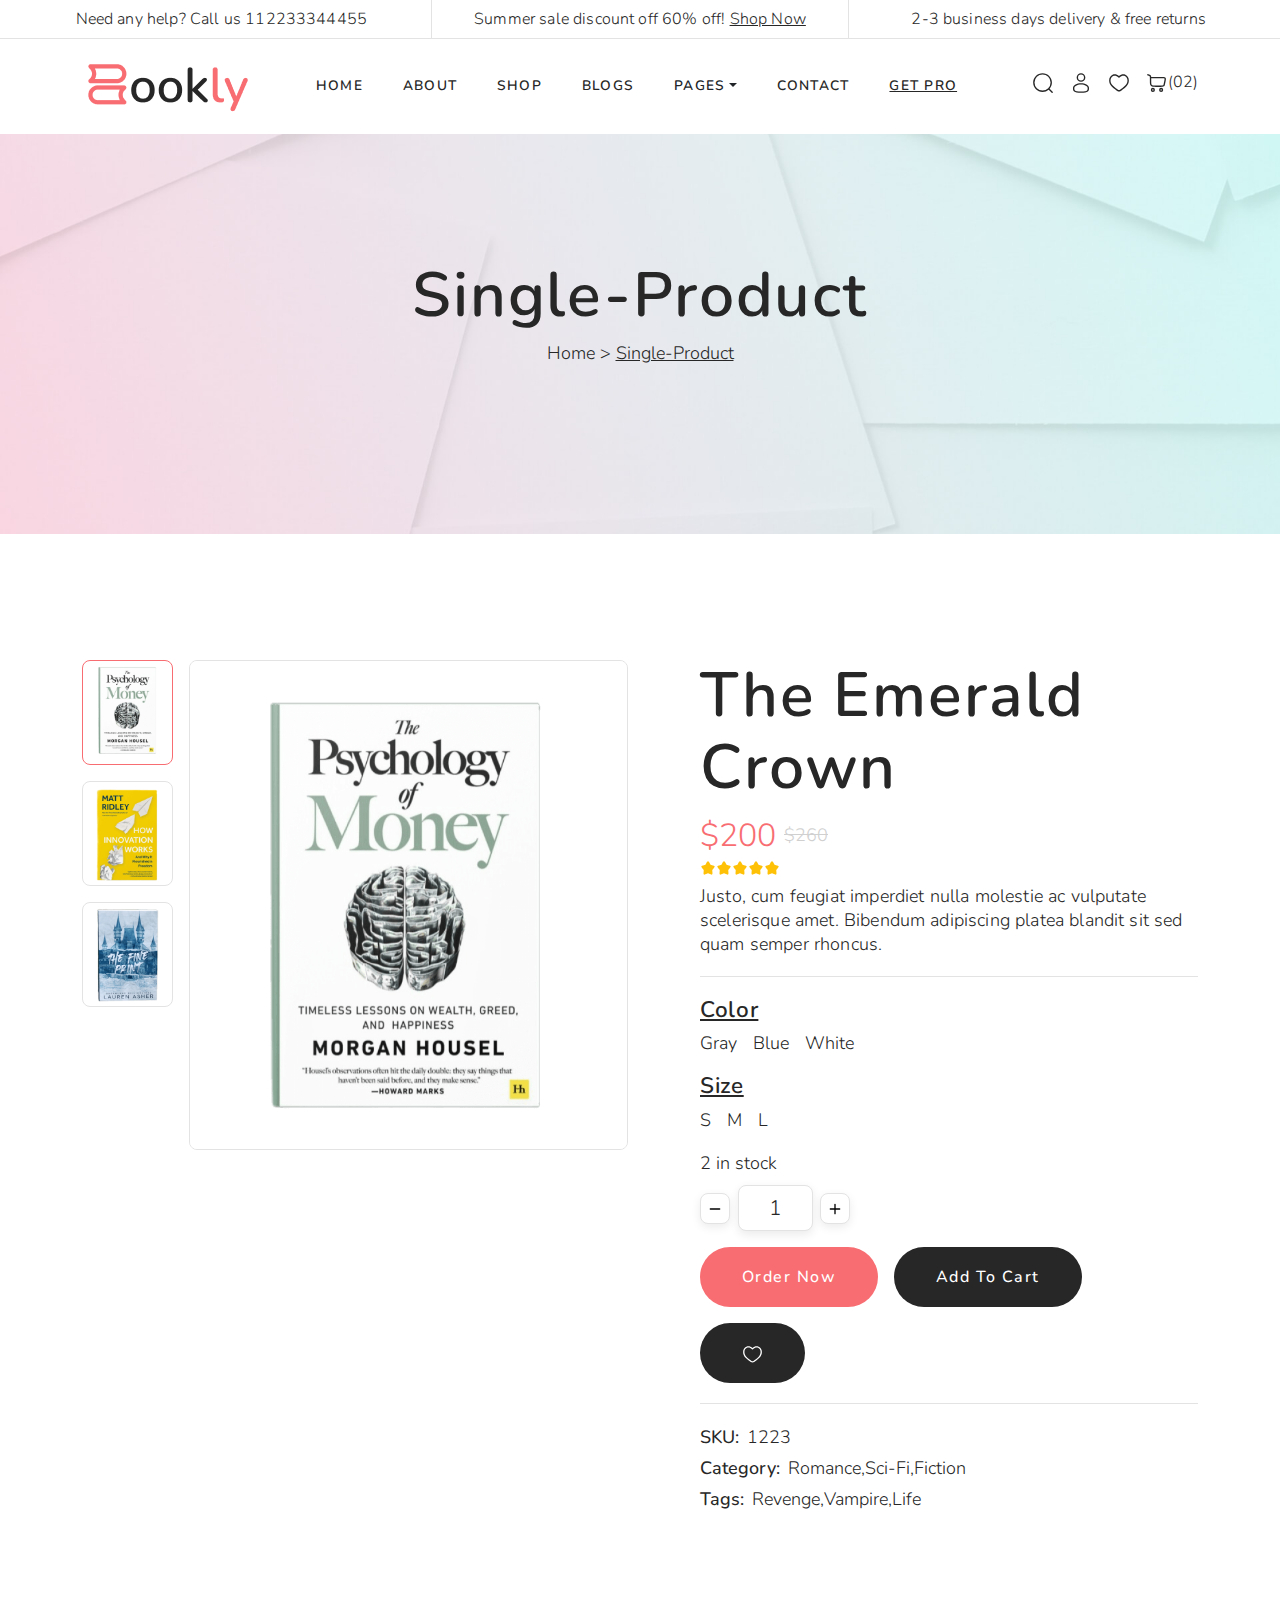
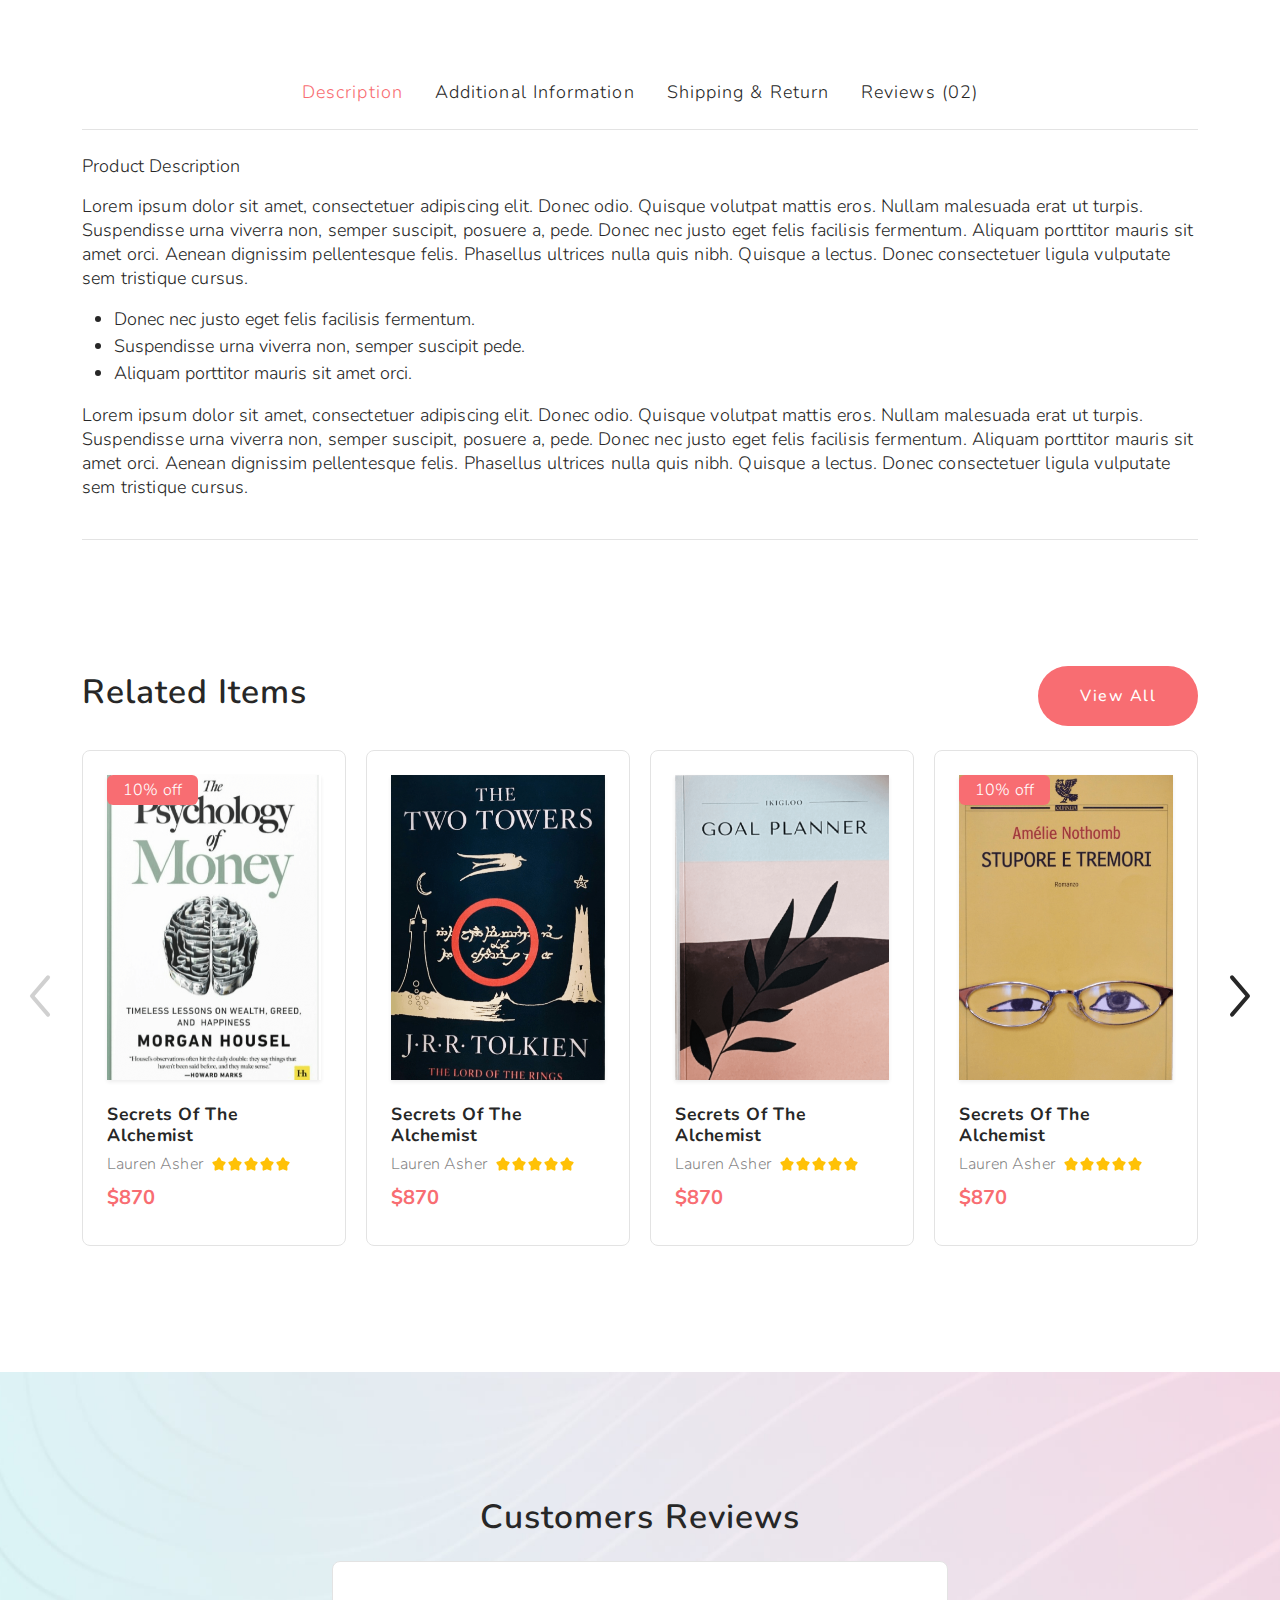
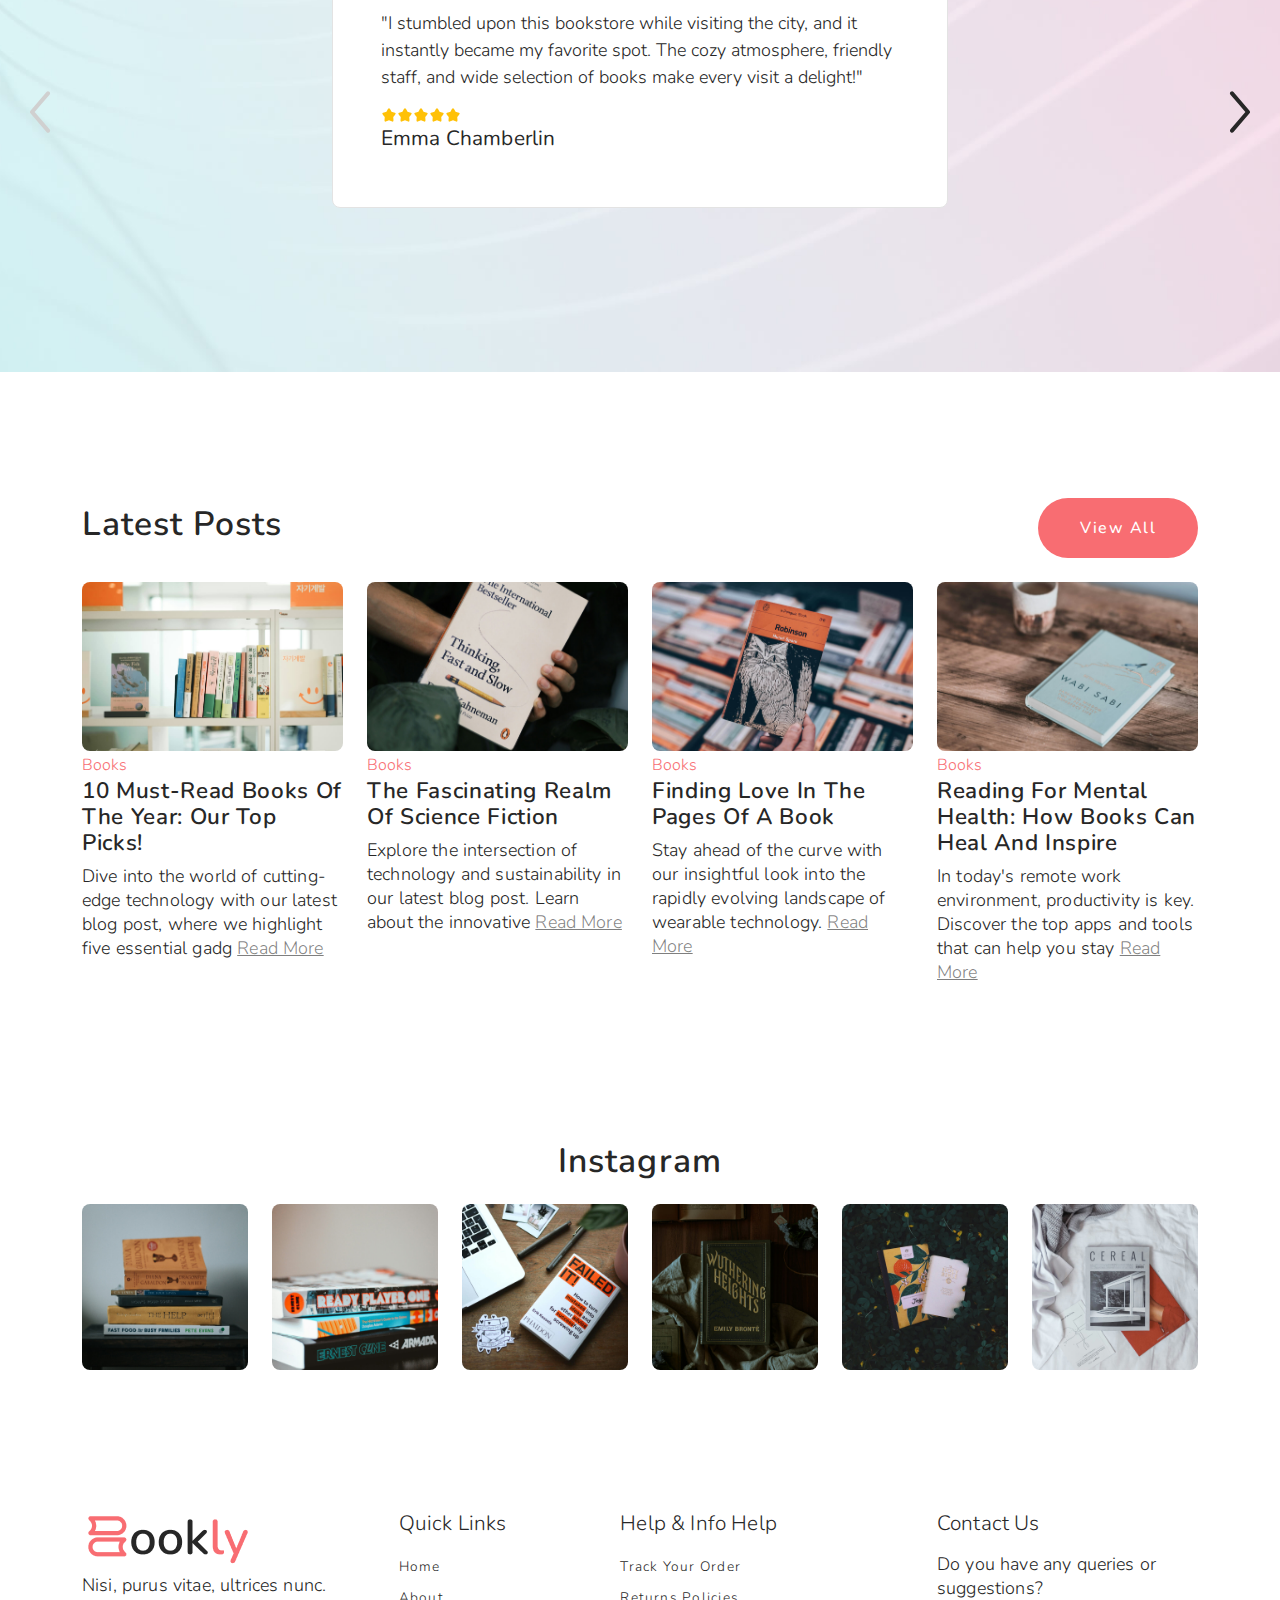
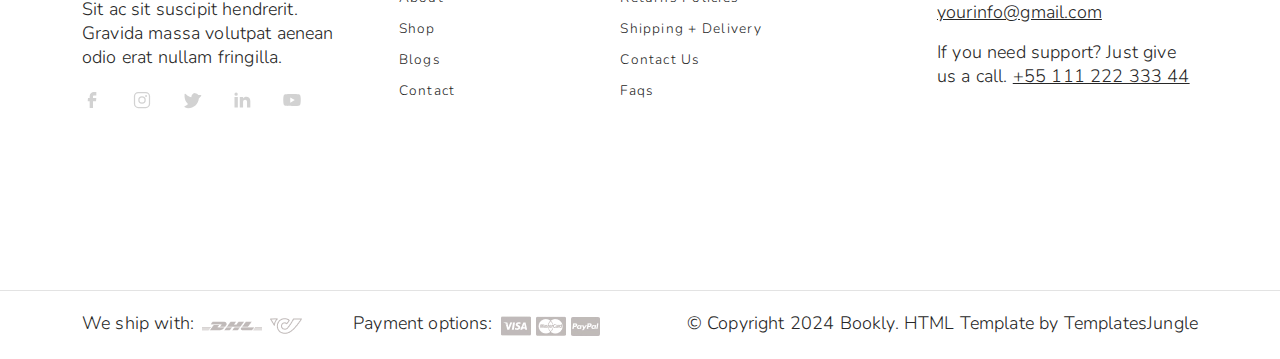
<file: 1234/web/single-product.html>
<!DOCTYPE html>
<html>

<head>
    <title>Bookly - Bookstore eCommerce Website Template</title>
    <meta charset="utf-8">
    <meta http-equiv="X-UA-Compatible" content="IE=edge">
    <meta name="viewport" content="width=device-width, initial-scale=1.0">
    <meta name="format-detection" content="telephone=no">
    <meta name="apple-mobile-web-app-capable" content="yes">
    <meta name="author" content="">
    <meta name="keywords" content="">
    <meta name="description" content="">
    <link href="https://cdn.jsdelivr.net/npm/bootstrap@5.3.3/dist/css/bootstrap.min.css" rel="stylesheet" integrity="sha384-QWTKZyjpPEjISv5WaRU9OFeRpok6YctnYmDr5pNlyT2bRjXh0JMhjY6hW+ALEwIH" crossorigin="anonymous">
    <link rel="stylesheet" type="text/css" href="style.css">
    <link rel="stylesheet" href="https://cdn.jsdelivr.net/npm/swiper@9/swiper-bundle.min.css" />
    <link rel="preconnect" href="https://fonts.googleapis.com">
    <link rel="preconnect" href="https://fonts.gstatic.com" crossorigin>
    <link href="https://fonts.googleapis.com/css2?family=Nunito:ital,wght@0,200..1000;1,200..1000&display=swap" rel="stylesheet">
</head>

<body>
    <svg xmlns="http://www.w3.org/2000/svg" style="display: none;">
      <symbol id="search" xmlns="http://www.w3.org/2000/symbolsvg" viewBox="0 0 24 24">
        <path fill="currentColor" fill-rule="evenodd" d="M11.5 2.75a8.75 8.75 0 1 0 0 17.5a8.75 8.75 0 0 0 0-17.5M1.25 11.5c0-5.66 4.59-10.25 10.25-10.25S21.75 5.84 21.75 11.5c0 2.56-.939 4.902-2.491 6.698l3.271 3.272a.75.75 0 1 1-1.06 1.06l-3.272-3.271A10.21 10.21 0 0 1 11.5 21.75c-5.66 0-10.25-4.59-10.25-10.25" clip-rule="evenodd" />
      </symbol>
      <symbol id="user" xmlns="http://www.w3.org/2000/svg" viewBox="0 0 24 24">
        <path fill="currentColor" fill-rule="evenodd" d="M12 1.25a4.75 4.75 0 1 0 0 9.5a4.75 4.75 0 0 0 0-9.5M8.75 6a3.25 3.25 0 1 1 6.5 0a3.25 3.25 0 0 1-6.5 0M12 12.25c-2.313 0-4.445.526-6.024 1.414C4.42 14.54 3.25 15.866 3.25 17.5v.102c-.001 1.162-.002 2.62 1.277 3.662c.629.512 1.51.877 2.7 1.117c1.192.242 2.747.369 4.773.369s3.58-.127 4.774-.369c1.19-.24 2.07-.605 2.7-1.117c1.279-1.042 1.277-2.5 1.276-3.662V17.5c0-1.634-1.17-2.96-2.725-3.836c-1.58-.888-3.711-1.414-6.025-1.414M4.75 17.5c0-.851.622-1.775 1.961-2.528c1.316-.74 3.184-1.222 5.29-1.222c2.104 0 3.972.482 5.288 1.222c1.34.753 1.961 1.677 1.961 2.528c0 1.308-.04 2.044-.724 2.6c-.37.302-.99.597-2.05.811c-1.057.214-2.502.339-4.476.339c-1.974 0-3.42-.125-4.476-.339c-1.06-.214-1.68-.509-2.05-.81c-.684-.557-.724-1.293-.724-2.601" clip-rule="evenodd" />
      </symbol>
      <symbol id="heart" xmlns="http://www.w3.org/2000/svg" viewBox="0 0 24 24">
        <path fill="currentColor" fill-rule="evenodd" d="M5.624 4.424C3.965 5.182 2.75 6.986 2.75 9.137c0 2.197.9 3.891 2.188 5.343c1.063 1.196 2.349 2.188 3.603 3.154c.298.23.594.459.885.688c.526.415.995.778 1.448 1.043c.452.264.816.385 1.126.385c.31 0 .674-.12 1.126-.385c.453-.265.922-.628 1.448-1.043c.29-.23.587-.458.885-.687c1.254-.968 2.54-1.959 3.603-3.155c1.289-1.452 2.188-3.146 2.188-5.343c0-2.15-1.215-3.955-2.874-4.713c-1.612-.737-3.778-.542-5.836 1.597a.75.75 0 0 1-1.08 0C9.402 3.882 7.236 3.687 5.624 4.424M12 4.46C9.688 2.39 7.099 2.1 5 3.059C2.786 4.074 1.25 6.426 1.25 9.138c0 2.665 1.11 4.699 2.567 6.339c1.166 1.313 2.593 2.412 3.854 3.382c.286.22.563.434.826.642c.513.404 1.063.834 1.62 1.16c.557.325 1.193.59 1.883.59s1.326-.265 1.883-.59c.558-.326 1.107-.756 1.62-1.16a78.6 78.6 0 0 1 .826-.642c1.26-.97 2.688-2.07 3.854-3.382c1.457-1.64 2.567-3.674 2.567-6.339c0-2.712-1.535-5.064-3.75-6.077c-2.099-.96-4.688-.67-7 1.399" clip-rule="evenodd" />
      </symbol>
      <symbol id="cart" xmlns="http://www.w3.org/2000/svg" viewBox="0 0 24 24">
        <path fill="currentColor" fill-rule="evenodd" d="M2.249 2.292a.75.75 0 1 0-.498 1.416l.262.091c.667.235 1.106.39 1.429.549c.303.149.437.27.525.398c.09.132.16.314.2.677c.04.38.041.875.041 1.615V9.76c0 1.453.014 2.5.151 3.3c.146.854.438 1.466.985 2.042c.594.627 1.346.9 2.243 1.026c.858.122 1.948.122 3.293.122h5.406c.742 0 1.366 0 1.87-.062c.537-.065 1.025-.209 1.452-.556c.426-.348.665-.797.837-1.309c.163-.482.289-1.093.439-1.82l.508-2.469l.002-.005l.01-.052c.165-.825.303-1.519.338-2.077c.036-.586-.031-1.164-.413-1.66c-.235-.306-.565-.479-.866-.584a4.617 4.617 0 0 0-1.002-.21c-.687-.076-1.522-.076-2.34-.076H5.667a5.932 5.932 0 0 0-.01-.108c-.054-.497-.17-.95-.453-1.362c-.284-.416-.662-.682-1.102-.899c-.412-.202-.936-.386-1.553-.603zm3.46 4.578h11.38c.856 0 1.61.001 2.205.067c.296.034.517.08.672.134a.56.56 0 0 1 .176.086c.062.082.128.23.102.651c-.027.444-.143 1.036-.321 1.926v.002l-.5 2.42c-.16.783-.27 1.303-.399 1.688c-.123.366-.239.523-.364.625c-.125.102-.303.184-.685.23c-.404.05-.935.051-1.734.051h-5.303c-1.417 0-2.4-.002-3.14-.107c-.716-.101-1.093-.285-1.366-.573c-.32-.338-.493-.668-.595-1.263c-.11-.65-.129-1.558-.129-3.047zM7.5 21.75a2.25 2.25 0 1 1 0-4.5a2.25 2.25 0 0 1 0 4.5m-.75-2.25a.75.75 0 1 0 1.5 0a.75.75 0 0 0-1.5 0m9.75 2.25a2.25 2.25 0 1 1 0-4.5a2.25 2.25 0 0 1 0 4.5m-.75-2.25a.75.75 0 1 0 1.5 0a.75.75 0 0 0-1.5 0" clip-rule="evenodd" />
      </symbol>
      <symbol xmlns="http://www.w3.org/2000/svg" id="alt-arrow-right-outline" viewBox="0 0 24 24">
        <path fill="currentColor" fill-rule="evenodd" d="M8.512 4.43a.75.75 0 0 1 1.057.082l6 7a.75.75 0 0 1 0 .976l-6 7a.75.75 0 0 1-1.138-.976L14.012 12L8.431 5.488a.75.75 0 0 1 .08-1.057" clip-rule="evenodd" />
      </symbol>
      <symbol xmlns="http://www.w3.org/2000/svg" id="alt-arrow-left-outline" viewBox="0 0 24 24">
        <path fill="currentColor" fill-rule="evenodd" d="M15.488 4.43a.75.75 0 0 1 .081 1.058L9.988 12l5.581 6.512a.75.75 0 1 1-1.138.976l-6-7a.75.75 0 0 1 0-.976l6-7a.75.75 0 0 1 1.057-.081" clip-rule="evenodd" />
      </symbol>
      <symbol xmlns="http://www.w3.org/2000/svg" id="cart-outline" viewBox="0 0 16 16">
        <path d="M0 1.5A.5.5 0 0 1 .5 1H2a.5.5 0 0 1 .485.379L2.89 3H14.5a.5.5 0 0 1 .49.598l-1 5a.5.5 0 0 1-.465.401l-9.397.472L4.415 11H13a.5.5 0 0 1 0 1H4a.5.5 0 0 1-.491-.408L2.01 3.607 1.61 2H.5a.5.5 0 0 1-.5-.5zM3.102 4l.84 4.479 9.144-.459L13.89 4H3.102zM5 12a2 2 0 1 0 0 4 2 2 0 0 0 0-4zm7 0a2 2 0 1 0 0 4 2 2 0 0 0 0-4zm-7 1a1 1 0 1 1 0 2 1 1 0 0 1 0-2zm7 0a1 1 0 1 1 0 2 1 1 0 0 1 0-2z" />
      </symbol>
      <symbol xmlns="http://www.w3.org/2000/svg" id="quality" viewBox="0 0 16 16">
        <path d="M9.669.864 8 0 6.331.864l-1.858.282-.842 1.68-1.337 1.32L2.6 6l-.306 1.854 1.337 1.32.842 1.68 1.858.282L8 12l1.669-.864 1.858-.282.842-1.68 1.337-1.32L13.4 6l.306-1.854-1.337-1.32-.842-1.68L9.669.864zm1.196 1.193.684 1.365 1.086 1.072L12.387 6l.248 1.506-1.086 1.072-.684 1.365-1.51.229L8 10.874l-1.355-.702-1.51-.229-.684-1.365-1.086-1.072L3.614 6l-.25-1.506 1.087-1.072.684-1.365 1.51-.229L8 1.126l1.356.702 1.509.229z" />
        <path d="M4 11.794V16l4-1 4 1v-4.206l-2.018.306L8 13.126 6.018 12.1 4 11.794z" />
      </symbol>
      <symbol xmlns="http://www.w3.org/2000/svg" id="price-tag" viewBox="0 0 16 16">
        <path d="M6 4.5a1.5 1.5 0 1 1-3 0 1.5 1.5 0 0 1 3 0zm-1 0a.5.5 0 1 0-1 0 .5.5 0 0 0 1 0z" />
        <path d="M2 1h4.586a1 1 0 0 1 .707.293l7 7a1 1 0 0 1 0 1.414l-4.586 4.586a1 1 0 0 1-1.414 0l-7-7A1 1 0 0 1 1 6.586V2a1 1 0 0 1 1-1zm0 5.586 7 7L13.586 9l-7-7H2v4.586z" />
      </symbol>
      <symbol xmlns="http://www.w3.org/2000/svg" id="shield-plus" viewBox="0 0 16 16">
        <path d="M5.338 1.59a61.44 61.44 0 0 0-2.837.856.481.481 0 0 0-.328.39c-.554 4.157.726 7.19 2.253 9.188a10.725 10.725 0 0 0 2.287 2.233c.346.244.652.42.893.533.12.057.218.095.293.118a.55.55 0 0 0 .101.025.615.615 0 0 0 .1-.025c.076-.023.174-.061.294-.118.24-.113.547-.29.893-.533a10.726 10.726 0 0 0 2.287-2.233c1.527-1.997 2.807-5.031 2.253-9.188a.48.48 0 0 0-.328-.39c-.651-.213-1.75-.56-2.837-.855C9.552 1.29 8.531 1.067 8 1.067c-.53 0-1.552.223-2.662.524zM5.072.56C6.157.265 7.31 0 8 0s1.843.265 2.928.56c1.11.3 2.229.655 2.887.87a1.54 1.54 0 0 1 1.044 1.262c.596 4.477-.787 7.795-2.465 9.99a11.775 11.775 0 0 1-2.517 2.453 7.159 7.159 0 0 1-1.048.625c-.28.132-.581.24-.829.24s-.548-.108-.829-.24a7.158 7.158 0 0 1-1.048-.625 11.777 11.777 0 0 1-2.517-2.453C1.928 10.487.545 7.169 1.141 2.692A1.54 1.54 0 0 1 2.185 1.43 62.456 62.456 0 0 1 5.072.56z" />
        <path d="M8 4.5a.5.5 0 0 1 .5.5v1.5H10a.5.5 0 0 1 0 1H8.5V9a.5.5 0 0 1-1 0V7.5H6a.5.5 0 0 1 0-1h1.5V5a.5.5 0 0 1 .5-.5z" />
      </symbol>
      <symbol xmlns="http://www.w3.org/2000/svg" id="star-fill" viewBox="0 0 24 24">
        <path fill="currentColor" d="M9.153 5.408C10.42 3.136 11.053 2 12 2c.947 0 1.58 1.136 2.847 3.408l.328.588c.36.646.54.969.82 1.182c.28.213.63.292 1.33.45l.636.144c2.46.557 3.689.835 3.982 1.776c.292.94-.546 1.921-2.223 3.882l-.434.507c-.476.557-.715.836-.822 1.18c-.107.345-.071.717.001 1.46l.066.677c.253 2.617.38 3.925-.386 4.506c-.766.582-1.918.051-4.22-1.009l-.597-.274c-.654-.302-.981-.452-1.328-.452c-.347 0-.674.15-1.328.452l-.596.274c-2.303 1.06-3.455 1.59-4.22 1.01c-.767-.582-.64-1.89-.387-4.507l.066-.676c.072-.744.108-1.116 0-1.46c-.106-.345-.345-.624-.821-1.18l-.434-.508c-1.677-1.96-2.515-2.941-2.223-3.882c.293-.941 1.523-1.22 3.983-1.776l.636-.144c.699-.158 1.048-.237 1.329-.45c.28-.213.46-.536.82-1.182z" />
      </symbol>
      <symbol xmlns="http://www.w3.org/2000/svg" id="star-empty" viewBox="0 0 16 16">
        <path d="M2.866 14.85c-.078.444.36.791.746.593l4.39-2.256 4.389 2.256c.386.198.824-.149.746-.592l-.83-4.73 3.522-3.356c.33-.314.16-.888-.282-.95l-4.898-.696L8.465.792a.513.513 0 0 0-.927 0L5.354 5.12l-4.898.696c-.441.062-.612.636-.283.95l3.523 3.356-.83 4.73zm4.905-2.767-3.686 1.894.694-3.957a.565.565 0 0 0-.163-.505L1.71 6.745l4.052-.576a.525.525 0 0 0 .393-.288L8 2.223l1.847 3.658a.525.525 0 0 0 .393.288l4.052.575-2.906 2.77a.565.565 0 0 0-.163.506l.694 3.957-3.686-1.894a.503.503 0 0 0-.461 0z" />
      </symbol>
      <symbol xmlns="http://www.w3.org/2000/svg" id="star-half" viewBox="0 0 16 16">
        <path d="M5.354 5.119 7.538.792A.516.516 0 0 1 8 .5c.183 0 .366.097.465.292l2.184 4.327 4.898.696A.537.537 0 0 1 16 6.32a.548.548 0 0 1-.17.445l-3.523 3.356.83 4.73c.078.443-.36.79-.746.592L8 13.187l-4.389 2.256a.52.52 0 0 1-.146.05c-.342.06-.668-.254-.6-.642l.83-4.73L.173 6.765a.55.55 0 0 1-.172-.403.58.58 0 0 1 .085-.302.513.513 0 0 1 .37-.245l4.898-.696zM8 12.027a.5.5 0 0 1 .232.056l3.686 1.894-.694-3.957a.565.565 0 0 1 .162-.505l2.907-2.77-4.052-.576a.525.525 0 0 1-.393-.288L8.001 2.223 8 2.226v9.8z" />
      </symbol>
      <symbol xmlns="http://www.w3.org/2000/svg" id="quote" viewBox="0 0 24 24">
        <path fill="currentColor" d="m15 17l2-4h-4V6h7v7l-2 4h-3Zm-9 0l2-4H4V6h7v7l-2 4H6Z" />
      </symbol>
      <symbol xmlns="http://www.w3.org/2000/svg" id="facebook" viewBox="0 0 24 24">
        <path fill="currentColor" d="M9.198 21.5h4v-8.01h3.604l.396-3.98h-4V7.5a1 1 0 0 1 1-1h3v-4h-3a5 5 0 0 0-5 5v2.01h-2l-.396 3.98h2.396v8.01Z" />
      </symbol>
      <symbol xmlns="http://www.w3.org/2000/svg" id="youtube" viewBox="0 0 32 32">
        <path fill="currentColor" d="M29.41 9.26a3.5 3.5 0 0 0-2.47-2.47C24.76 6.2 16 6.2 16 6.2s-8.76 0-10.94.59a3.5 3.5 0 0 0-2.47 2.47A36.13 36.13 0 0 0 2 16a36.13 36.13 0 0 0 .59 6.74a3.5 3.5 0 0 0 2.47 2.47c2.18.59 10.94.59 10.94.59s8.76 0 10.94-.59a3.5 3.5 0 0 0 2.47-2.47A36.13 36.13 0 0 0 30 16a36.13 36.13 0 0 0-.59-6.74ZM13.2 20.2v-8.4l7.27 4.2Z" />
      </symbol>
      <symbol xmlns="http://www.w3.org/2000/svg" id="twitter" viewBox="0 0 256 256">
        <path fill="currentColor" d="m245.66 77.66l-29.9 29.9C209.72 177.58 150.67 232 80 232c-14.52 0-26.49-2.3-35.58-6.84c-7.33-3.67-10.33-7.6-11.08-8.72a8 8 0 0 1 3.85-11.93c.26-.1 24.24-9.31 39.47-26.84a110.93 110.93 0 0 1-21.88-24.2c-12.4-18.41-26.28-50.39-22-98.18a8 8 0 0 1 13.65-4.92c.35.35 33.28 33.1 73.54 43.72V88a47.87 47.87 0 0 1 14.36-34.3A46.87 46.87 0 0 1 168.1 40a48.66 48.66 0 0 1 41.47 24H240a8 8 0 0 1 5.66 13.66Z" />
      </symbol>
      <symbol xmlns="http://www.w3.org/2000/svg" id="instagram" viewBox="0 0 256 256">
        <path fill="currentColor" d="M128 80a48 48 0 1 0 48 48a48.05 48.05 0 0 0-48-48Zm0 80a32 32 0 1 1 32-32a32 32 0 0 1-32 32Zm48-136H80a56.06 56.06 0 0 0-56 56v96a56.06 56.06 0 0 0 56 56h96a56.06 56.06 0 0 0 56-56V80a56.06 56.06 0 0 0-56-56Zm40 152a40 40 0 0 1-40 40H80a40 40 0 0 1-40-40V80a40 40 0 0 1 40-40h96a40 40 0 0 1 40 40ZM192 76a12 12 0 1 1-12-12a12 12 0 0 1 12 12Z" />
      </symbol>
      <symbol xmlns="http://www.w3.org/2000/svg" id="linkedin" viewBox="0 0 24 24">
        <path fill="currentColor" d="M6.94 5a2 2 0 1 1-4-.002a2 2 0 0 1 4 .002zM7 8.48H3V21h4V8.48zm6.32 0H9.34V21h3.94v-6.57c0-3.66 4.77-4 4.77 0V21H22v-7.93c0-6.17-7.06-5.94-8.72-2.91l.04-1.68z" />
      </symbol>
      <symbol xmlns="http://www.w3.org/2000/svg" id="nav-icon" viewBox="0 0 16 16">
        <path d="M14 10.5a.5.5 0 0 0-.5-.5h-3a.5.5 0 0 0 0 1h3a.5.5 0 0 0 .5-.5zm0-3a.5.5 0 0 0-.5-.5h-7a.5.5 0 0 0 0 1h7a.5.5 0 0 0 .5-.5zm0-3a.5.5 0 0 0-.5-.5h-11a.5.5 0 0 0 0 1h11a.5.5 0 0 0 .5-.5z" />
      </symbol>
      <symbol xmlns="http://www.w3.org/2000/svg" id="close" viewBox="0 0 16 16">
        <path d="M2.146 2.854a.5.5 0 1 1 .708-.708L8 7.293l5.146-5.147a.5.5 0 0 1 .708.708L8.707 8l5.147 5.146a.5.5 0 0 1-.708.708L8 8.707l-5.146 5.147a.5.5 0 0 1-.708-.708L7.293 8 2.146 2.854Z" />
      </symbol>
      <symbol xmlns="http://www.w3.org/2000/svg" id="navbar-icon" viewBox="0 0 16 16">
        <path d="M14 10.5a.5.5 0 0 0-.5-.5h-3a.5.5 0 0 0 0 1h3a.5.5 0 0 0 .5-.5zm0-3a.5.5 0 0 0-.5-.5h-7a.5.5 0 0 0 0 1h7a.5.5 0 0 0 .5-.5zm0-3a.5.5 0 0 0-.5-.5h-11a.5.5 0 0 0 0 1h11a.5.5 0 0 0 .5-.5z" />
      </symbol>      
      <symbol xmlns="http://www.w3.org/2000/svg" id="plus" viewBox="0 0 24 24">
        <path fill="currentColor" d="M19 11h-6V5a1 1 0 0 0-2 0v6H5a1 1 0 0 0 0 2h6v6a1 1 0 0 0 2 0v-6h6a1 1 0 0 0 0-2Z"/>
      </symbol>
      <symbol xmlns="http://www.w3.org/2000/svg" id="minus" viewBox="0 0 24 24">
        <path fill="currentColor" d="M19 11H5a1 1 0 0 0 0 2h14a1 1 0 0 0 0-2Z"/>
      </symbol>
    </svg>

    <div id="preloader" class="preloader-container">
        <div class="book">
            <div class="inner">
                <div class="left"></div>
                <div class="middle"></div>
                <div class="right"></div>
            </div>
            <ul>
                <li></li>
                <li></li>
                <li></li>
                <li></li>
                <li></li>
                <li></li>
                <li></li>
                <li></li>
                <li></li>
                <li></li>
                <li></li>
                <li></li>
                <li></li>
                <li></li>
                <li></li>
                <li></li>
                <li></li>
                <li></li>
            </ul>
        </div>
    </div>

    <div class="search-popup">
        <div class="search-popup-container">

            <form role="search" method="get" class="search-form" action="">
                <input type="search" id="search-form" class="search-field" placeholder="Type and press enter" value="" name="s" />
                <button type="submit" class="search-submit"><svg class="search"><use xlink:href="#search"></use></svg></button>
            </form>

            <h5 class="cat-list-title">Browse Categories</h5>

            <ul class="cat-list">
                <li class="cat-list-item">
                    <a href="#" title="Romance">Romance</a>
                </li>
                <li class="cat-list-item">
                    <a href="#" title="Thriller">Thriller</a>
                </li>
                <li class="cat-list-item">
                    <a href="#" title="Sci-fi">Sci-fi</a>
                </li>
                <li class="cat-list-item">
                    <a href="#" title="Cooking">Cooking</a>
                </li>
                <li class="cat-list-item">
                    <a href="#" title="Health">Health</a>
                </li>
                <li class="cat-list-item">
                    <a href="#" title="Lifestyle">Lifestyle</a>
                </li>
                <li class="cat-list-item">
                    <a href="#" title="Fiction">Fiction</a>
                </li>
            </ul>

        </div>
    </div>

    <header id="header" class="site-header">

        <div class="top-info border-bottom d-none d-md-block">
            <div class="container-fluid">
                <div class="row g-0">
                    <div class="col-md-4">
                        <p class="fs-6 my-2 text-center">Need any help? Call us <a href="#">112233344455</a></p>
                    </div>
                    <div class="col-md-4 border-start border-end">
                        <p class="fs-6 my-2 text-center">Summer sale discount off 60% off! <a class="text-decoration-underline" href="shop.html">Shop Now</a></p>
                    </div>
                    <div class="col-md-4">
                        <p class="fs-6 my-2 text-center">2-3 business days delivery & free returns</p>
                    </div>
                </div>
            </div>
        </div>

        <nav id="header-nav" class="navbar navbar-expand-lg py-3">
            <div class="container">
                <a class="navbar-brand" href="index.html">
            <img src="images/main-logo.png" class="logo">
          </a>
                <button class="navbar-toggler d-flex d-lg-none order-3 p-2" type="button" data-bs-toggle="offcanvas" data-bs-target="#bdNavbar" aria-controls="bdNavbar" aria-expanded="false" aria-label="Toggle navigation">
            <svg class="navbar-icon">
              <use xlink:href="#navbar-icon"></use>
            </svg>
          </button>
                <div class="offcanvas offcanvas-end" tabindex="-1" id="bdNavbar" aria-labelledby="bdNavbarOffcanvasLabel">
                    <div class="offcanvas-header px-4 pb-0">
                        <a class="navbar-brand" href="index.html">
                <img src="images/main-logo.png" class="logo">
              </a>
                        <button type="button" class="btn-close btn-close-black" data-bs-dismiss="offcanvas" aria-label="Close" data-bs-target="#bdNavbar"></button>
                    </div>
                    <div class="offcanvas-body">
                        <ul id="navbar" class="navbar-nav text-uppercase justify-content-start justify-content-lg-center align-items-start align-items-lg-center flex-grow-1">
                            <li class="nav-item">
                                <a class="nav-link me-4" href="index.html">Home</a>
                            </li>
                            <li class="nav-item">
                                <a class="nav-link me-4" href="about.html">About</a>
                            </li>
                            <li class="nav-item">
                                <a class="nav-link me-4" href="shop.html">Shop</a>
                            </li>
                            <li class="nav-item">
                                <a class="nav-link me-4" href="blog.html">Blogs</a>
                            </li>
                            <li class="nav-item dropdown">
                                <a class="nav-link me-4 dropdown-toggle link-dark" data-bs-toggle="dropdown" href="#" role="button" aria-expanded="false">Pages</a>
                                <ul class="dropdown-menu animate slide border">
                                    <li>
                                        <a href="about.html" class="dropdown-item fw-light">About <span class="badge bg-primary">Pro</span></a>
                                    </li>
                                    <li>
                                        <a href="shop.html" class="dropdown-item fw-light">Shop <span class="badge bg-primary">Pro</span></a>
                                    </li>
                                    <li>
                                        <a href="single-product.html" class="dropdown-item active fw-light">Single Product <span class="badge bg-primary">Pro</span></a>
                                    </li>
                                    <li>
                                        <a href="cart.jsp" class="dropdown-item fw-light">Cart <span class="badge bg-primary">Pro</span></a>
                                    </li>
                                    <li>
                                        <a href="checkout.html" class="dropdown-item fw-light">Checkout <span class="badge bg-primary">Pro</span></a>
                                    </li>
                                    <li>
                                        <a href="blog.html" class="dropdown-item fw-light">Blog <span class="badge bg-primary">Pro</span></a>
                                    </li>
                                    <li>
                                        <a href="single-post.html" class="dropdown-item fw-light">Single Post <span class="badge bg-primary">Pro</span></a>
                                    </li>
                                    <li>
                                        <a href="contact.html" class="dropdown-item fw-light">Contact <span class="badge bg-primary">Pro</span></a>
                                    </li>
                                </ul>
                            </li>
                            <li class="nav-item">
                                <a class="nav-link me-4" href="contact.html">Contact</a>
                            </li>
                            <li class="nav-item">
                                <a class="nav-link text-decoration-underline me-4" href="https://templatesjungle.gumroad.com/l/bookly-bookstore-ecommerce-bootstrap-html-css-website-template" target="_blank">Get Pro</a>
                            </li>
                        </ul>
                        <div class="user-items d-flex">
                            <ul class="d-flex justify-content-end list-unstyled mb-0">
                                <li class="search-item pe-3">
                                    <a href="#" class="search-button">
                      <svg class="search">
                        <use xlink:href="#search"></use>
                      </svg>
                    </a>
                                </li>
                                <li class="pe-3">
                                    <a href="#" data-bs-toggle="modal" data-bs-target="#exampleModal">
                      <svg class="user">
                        <use xlink:href="#user"></use>
                      </svg>
                    </a>
                                    <!-- Modal -->
                                    <div class="modal fade" id="exampleModal" tabindex="-1" aria-labelledby="exampleModalLabel" aria-hidden="true">
                                        <div class="modal-dialog">
                                            <div class="modal-content">
                                                <div class="modal-header border-bottom-0">
                                                    <button type="button" class="btn-close" data-bs-dismiss="modal" aria-label="Close"></button>
                                                </div>
                                                <div class="modal-body">
                                                    <div class="tabs-listing">
                                                        <nav>
                                                            <div class="nav nav-tabs d-flex justify-content-center" id="nav-tab" role="tablist">
                                                                <button class="nav-link text-capitalize active" id="nav-sign-in-tab" data-bs-toggle="tab" data-bs-target="#nav-sign-in" type="button" role="tab" aria-controls="nav-sign-in" aria-selected="true">Sign In</button>
                                                                <button class="nav-link text-capitalize" id="nav-register-tab" data-bs-toggle="tab" data-bs-target="#nav-register" type="button" role="tab" aria-controls="nav-register" aria-selected="false">Register</button>
                                                            </div>
                                                        </nav>
                                                        <div class="tab-content" id="nav-tabContent">
                                                            <div class="tab-pane fade active show" id="nav-sign-in" role="tabpanel" aria-labelledby="nav-sign-in-tab">
                                                                <div class="form-group py-3">
                                                                    <label class="mb-2" for="sign-in">Username or email address *</label>
                                                                    <input type="text" minlength="2" name="username" placeholder="Your Username" class="form-control w-100 rounded-3 p-3" required>
                                                                </div>
                                                                <div class="form-group pb-3">
                                                                    <label class="mb-2" for="sign-in">Password *</label>
                                                                    <input type="password" minlength="2" name="password" placeholder="Your Password" class="form-control w-100 rounded-3 p-3" required>
                                                                </div>
                                                                <label class="py-3">
                                          <input type="checkbox" required="" class="d-inline">
                                          <span class="label-body">Remember me</span>
                                          <span class="label-body"><a href="#" class="fw-bold">Forgot Password</a></span>
                                        </label>
                                                                <button type="submit" name="submit" class="btn btn-dark w-100 my-3">Login</button>
                                                            </div>
                                                            <div class="tab-pane fade" id="nav-register" role="tabpanel" aria-labelledby="nav-register-tab">
                                                                <div class="form-group py-3">
                                                                    <label class="mb-2" for="register">Your email address *</label>
                                                                    <input type="text" minlength="2" name="username" placeholder="Your Email Address" class="form-control w-100 rounded-3 p-3" required>
                                                                </div>
                                                                <div class="form-group pb-3">
                                                                    <label class="mb-2" for="sign-in">Password *</label>
                                                                    <input type="password" minlength="2" name="password" placeholder="Your Password" class="form-control w-100 rounded-3 p-3" required>
                                                                </div>
                                                                <label class="py-3">
                                          <input type="checkbox" required="" class="d-inline">
                                          <span class="label-body">I agree to the <a href="#" class="fw-bold">Privacy Policy</a></span>
                                        </label>
                                                                <button type="submit" name="submit" class="btn btn-dark w-100 my-3">Register</button>
                                                            </div>
                                                        </div>
                                                    </div>
                                                </div>
                                            </div>
                                        </div>
                                    </div>
                                </li>
                                <li class="wishlist-dropdown dropdown pe-3">
                                    <a href="#" class="dropdown-toggle" data-bs-toggle="dropdown" role="button" aria-expanded="false">
                      <svg class="wishlist">
                        <use xlink:href="#heart"></use>
                      </svg>
                    </a>
                                    <div class="dropdown-menu animate slide dropdown-menu-start dropdown-menu-lg-end p-3">
                                        <h4 class="d-flex justify-content-between align-items-center mb-3">
                                            <span class="text-primary">Your wishlist</span>
                                            <span class="badge bg-primary rounded-pill">2</span>
                                        </h4>
                                        <ul class="list-group mb-3">
                                            <li class="list-group-item bg-transparent d-flex justify-content-between lh-sm">
                                                <div>
                                                    <h5>
                                                        <a href="single-product.html">The Emerald Crown</a>
                                                    </h5>
                                                    <small>Special discounted price.</small>
                                                    <a href="#" class="d-block fw-medium text-capitalize mt-2">Add to cart</a>
                                                </div>
                                                <span class="text-primary">$2000</span>
                                            </li>
                                            <li class="list-group-item bg-transparent d-flex justify-content-between lh-sm">
                                                <div>
                                                    <h5>
                                                        <a href="single-product.html">The Last Enchantment</a>
                                                    </h5>
                                                    <small>Perfect for enlightened people.</small>
                                                    <a href="#" class="d-block fw-medium text-capitalize mt-2">Add to cart</a>
                                                </div>
                                                <span class="text-primary">$400</span>
                                            </li>
                                            <li class="list-group-item bg-transparent d-flex justify-content-between">
                                                <span class="text-capitalize"><b>Total (USD)</b></span>
                                                <strong>$1470</strong>
                                            </li>
                                        </ul>
                                        <div class="d-flex flex-wrap justify-content-center">
                                            <a href="#" class="w-100 btn btn-dark mb-1" type="submit">Add all to cart</a>
                                            <a href="cart.jsp" class="w-100 btn btn-primary" type="submit">View cart</a>
                                        </div>
                                    </div>
                                </li>
                                <li class="cart-dropdown dropdown">
                                    <a href="cart.jsp" class="dropdown-toggle" data-bs-toggle="dropdown" role="button" aria-expanded="false">
                      <svg class="cart">
                        <use xlink:href="#cart"></use>
                      </svg><span class="fs-6 fw-light">(02)</span>
                    </a>
                                    <div class="dropdown-menu animate slide dropdown-menu-start dropdown-menu-lg-end p-3">
                                        <h4 class="d-flex justify-content-between align-items-center mb-3">
                                            <span class="text-primary">Your cart</span>
                                            <span class="badge bg-primary rounded-pill">2</span>
                                        </h4>
                                        <ul class="list-group mb-3">
                                            <li class="list-group-item bg-transparent d-flex justify-content-between lh-sm">
                                                <div>
                                                    <h5>
                                                        <a href="single-product.html">Secrets of the Alchemist</a>
                                                    </h5>
                                                    <small>High quality in good price.</small>
                                                </div>
                                                <span class="text-primary">$870</span>
                                            </li>
                                            <li class="list-group-item bg-transparent d-flex justify-content-between lh-sm">
                                                <div>
                                                    <h5>
                                                        <a href="single-product.html">Quest for the Lost City</a>
                                                    </h5>
                                                    <small>Professional Quest for the Lost City.</small>
                                                </div>
                                                <span class="text-primary">$600</span>
                                            </li>
                                            <li class="list-group-item bg-transparent d-flex justify-content-between">
                                                <span class="text-capitalize"><b>Total (USD)</b></span>
                                                <strong>$1470</strong>
                                            </li>
                                        </ul>
                                        <div class="d-flex flex-wrap justify-content-center">
                                            <a href="cart.jsp" class="w-100 btn btn-dark mb-1" type="submit">View Cart</a>
                                            <a href="checkout.html" class="w-100 btn btn-primary" type="submit">Go to checkout</a>
                                        </div>
                                    </div>
                                </li>
                            </ul>
                        </div>
                    </div>
                </div>
            </div>
        </nav>

    </header>

    <section class="hero-section position-relative padding-large" style="background-image: url(images/banner-image-bg-1.jpg); background-size: cover; background-repeat: no-repeat; background-position: center; height: 400px;">
        <div class="hero-content">
            <div class="container">
                <div class="row">
                    <div class="text-center">
                        <h1>Single-Product</h1>
                        <div class="breadcrumbs">
                            <span class="item">
                  <a href="index.html">Home > </a>
                </span>
                            <span class="item text-decoration-underline">Single-Product</span>
                        </div>
                    </div>
                </div>
            </div>
        </div>
    </section>

    <section class="single-product padding-large">
        <div class="container">
            <div class="row">
                <div class="col-lg-6">
                    <div class="d-flex gap-3 product-preview">
                        <div class="swiper thumb-swiper w-50">
                            <div class="swiper-wrapper d-flex flex-wrap gap-3 align-content-start">
                                <div class="swiper-slide bg-white">
                                    <img src="images/product-thumbnail-1.png" alt="product-thumb" class="img-fluid border rounded-3">
                                </div>
                                <div class="swiper-slide bg-white">
                                    <img src="images/product-thumbnail-2.png" alt="product-thumb" class="img-fluid border rounded-3">
                                </div>
                                <div class="swiper-slide bg-white">
                                    <img src="images/product-thumbnail-3.png" alt="product-thumb" class="img-fluid border rounded-3">
                                </div>
                            </div>
                        </div>
                        <div class="swiper large-swiper border rounded-3 overflow-hidden">
                            <div class="swiper-wrapper">
                                <div class="swiper-slide bg-white">
                                    <img src="images/product-large-1.png" alt="single-product" class="img-fluid">
                                </div>
                                <div class="swiper-slide bg-white">
                                    <img src="images/product-large-2.png" alt="single-product" class="img-fluid">
                                </div>
                                <div class="swiper-slide bg-white">
                                    <img src="images/product-large-3.png" alt="single-product" class="img-fluid">
                                </div>
                            </div>
                        </div>
                    </div>
                </div>
                <div class="col-lg-6">
                    <div class="product-info ps-lg-5 pt-3 pt-lg-0">
                        <div class="element-header">
                            <h1 class="product-title">The Emerald Crown</h1>
                            <div class="product-price d-flex align-items-center mt-2">
                                <span class="fs-2 fw-light text-primary me-2">$200</span>
                                <del>$260</del>
                            </div>
                            <div class="rating text-warning d-flex align-items-center mb-2">
                                <svg class="star star-fill">
                    <use xlink:href="#star-fill"></use>
                  </svg>
                                <svg class="star star-fill">
                    <use xlink:href="#star-fill"></use>
                  </svg>
                                <svg class="star star-fill">
                    <use xlink:href="#star-fill"></use>
                  </svg>
                                <svg class="star star-fill">
                    <use xlink:href="#star-fill"></use>
                  </svg>
                                <svg class="star star-fill">
                    <use xlink:href="#star-fill"></use>
                  </svg>
                            </div>
                        </div>
                        <p>Justo, cum feugiat imperdiet nulla molestie ac vulputate scelerisque amet. Bibendum adipiscing platea blandit sit sed quam semper rhoncus.</p>
                        <hr>
                        <div class="cart-wrap">
                            <div class="color-options product-select my-3">
                                <div class="color-toggle" data-option-index="0">
                                    <h4 class="item-title text-decoration-underline text-capitalize">Color</h4>
                                    <ul class="select-list list-unstyled d-flex mb-0">
                                        <li class="select-item me-3" data-val="Green" title="Green">
                                            <a href="#">Gray</a>
                                        </li>
                                        <li class="select-item me-3" data-val="Orange" title="Orange">
                                            <a href="#">Blue</a>
                                        </li>
                                        <li class="select-item me-3" data-val="Red" title="Red">
                                            <a href="#">White</a>
                                        </li>
                                    </ul>
                                </div>
                            </div>
                            <div class="swatch product-select" data-option-index="1">
                                <h4 class="item-title text-decoration-underline text-capitalize">Size</h4>
                                <ul class="select-list list-unstyled d-flex mb-0">
                                    <li data-value="S" class="select-item me-3">
                                        <a href="#">S</a>
                                    </li>
                                    <li data-value="M" class="select-item me-3">
                                        <a href="#">M</a>
                                    </li>
                                    <li data-value="L" class="select-item me-3">
                                        <a href="#">L</a>
                                    </li>
                                </ul>
                            </div>
                            <div class="product-quantity my-3">
                                <div class="item-title">
                                    <l>2 in stock</l>
                                </div>
                                <div class="stock-button-wrap mt-2 d-flex flex-wrap align-items-center">
                                    <div class="product-quantity">
                                        <div class="input-group product-qty align-items-center" style="max-width: 150px;">
                                            <span class="input-group-btn">
                          <button type="button" class="bg-white shadow border rounded-3 fw-light quantity-left-minus" data-type="minus" data-field="">
                            <svg width="16" height="16"><use xlink:href="#minus"></use></svg>
                          </button>
                        </span>
                                            <input type="text" id="quantity" name="quantity" class="form-control bg-white shadow border rounded-3 py-2 mx-2 input-number text-center" value="1" min="1" max="100" required>
                                            <span class="input-group-btn">
                          <button type="button" class="bg-white shadow border rounded-3 fw-light quantity-right-plus" data-type="plus" data-field="">
                            <svg width="16" height="16"><use xlink:href="#plus"></use></svg>
                          </button>
                        </span>
                                        </div>
                                    </div>
                                </div>
                            </div>
                            <div class="action-buttons my-3 d-flex flex-wrap gap-3">
                                <a href="#" class="btn">Order now</a>
                                <a href="#" class="btn btn-dark">Add to cart</a>
                                <a href="#" class="btn btn-dark">
                    <svg class="heart" width="21" height="21">
                      <use xlink:href="#heart"></use>
                    </svg>
                  </a>
                            </div>
                        </div>
                        <hr>
                        <div class="meta-product my-3">
                            <div class="meta-item d-flex mb-1">
                                <span class="fw-medium me-2">SKU:</span>
                                <ul class="select-list list-unstyled d-flex mb-0">
                                    <li data-value="S" class="select-item">1223</li>
                                </ul>
                            </div>
                            <div class="meta-item d-flex mb-1">
                                <span class="fw-medium me-2">Category:</span>
                                <ul class="select-list list-unstyled d-flex mb-0">
                                    <li data-value="S" class="select-item">
                                        <a href="#">Romance</a>,
                                    </li>
                                    <li data-value="S" class="select-item">
                                        <a href="#">Sci-Fi</a>,
                                    </li>
                                    <li data-value="S" class="select-item">
                                        <a href="#">Fiction</a>
                                    </li>
                                </ul>
                            </div>
                            <div class="meta-item d-flex mb-1">
                                <span class="fw-medium me-2">Tags:</span>
                                <ul class="select-list list-unstyled d-flex mb-0">
                                    <li data-value="S" class="select-item">
                                        <a href="#">Revenge</a>,
                                    </li>
                                    <li data-value="S" class="select-item">
                                        <a href="#">Vampire</a>,
                                    </li>
                                    <li data-value="S" class="select-item">
                                        <a href="#">Life</a>
                                    </li>
                                </ul>
                            </div>
                        </div>
                    </div>
                </div>
            </div>
        </div>
    </section>

    <section class="product-tabs">
        <div class="container">
            <div class="row">
                <div class="tabs-listing">
                    <nav>
                        <div class="nav nav-tabs d-flex justify-content-center py-3" id="nav-tab" role="tablist">
                            <button class="nav-link text-capitalize active" id="nav-home-tab" data-bs-toggle="tab" data-bs-target="#nav-home" type="button" role="tab" aria-controls="nav-home" aria-selected="true">Description</button>
                            <button class="nav-link text-capitalize" id="nav-information-tab" data-bs-toggle="tab" data-bs-target="#nav-information" type="button" role="tab" aria-controls="nav-information" aria-selected="false">Additional information</button>
                            <button class="nav-link text-capitalize" id="nav-shipping-tab" data-bs-toggle="tab" data-bs-target="#nav-shipping" type="button" role="tab" aria-controls="nav-shipping" aria-selected="false">Shipping & Return</button>
                            <button class="nav-link text-capitalize" id="nav-review-tab" data-bs-toggle="tab" data-bs-target="#nav-review" type="button" role="tab" aria-controls="nav-review" aria-selected="false">Reviews (02)</button>
                        </div>
                    </nav>
                    <div class="tab-content border-bottom py-4" id="nav-tabContent">
                        <div class="tab-pane fade active show" id="nav-home" role="tabpanel" aria-labelledby="nav-home-tab">
                            <p>Product Description</p>
                            <p>Lorem ipsum dolor sit amet, consectetuer adipiscing elit. Donec odio. Quisque volutpat mattis eros. Nullam malesuada erat ut turpis. Suspendisse urna viverra non, semper suscipit, posuere a, pede. Donec nec justo eget felis
                                facilisis fermentum. Aliquam porttitor mauris sit amet orci. Aenean dignissim pellentesque felis. Phasellus ultrices nulla quis nibh. Quisque a lectus. Donec consectetuer ligula vulputate sem tristique cursus.
                                <ul class="fw-light">
                                    <li>Donec nec justo eget felis facilisis fermentum.</li>
                                    <li>Suspendisse urna viverra non, semper suscipit pede.</li>
                                    <li>Aliquam porttitor mauris sit amet orci.</li>
                                </ul>
                                <p>Lorem ipsum dolor sit amet, consectetuer adipiscing elit. Donec odio. Quisque volutpat mattis eros. Nullam malesuada erat ut turpis. Suspendisse urna viverra non, semper suscipit, posuere a, pede. Donec nec justo eget felis
                                    facilisis fermentum. Aliquam porttitor mauris sit amet orci. Aenean dignissim pellentesque felis. Phasellus ultrices nulla quis nibh. Quisque a lectus. Donec consectetuer ligula vulputate sem tristique cursus.</p>
                        </div>
                        <div class="tab-pane fade" id="nav-information" role="tabpanel" aria-labelledby="nav-information-tab">
                            <p>It is Comfortable and Best</p>
                            <p>Duis aute irure dolor in reprehenderit in voluptate velit esse cillum dolore eu fugiat nulla pariatur. Excepteur sint occaecat cupidatat non proident, sunt in culpa qui officia deserunt mollit anim id est laborum. Duis aute
                                irure dolor in reprehenderit in voluptate velit esse cillum dolore eu fugiat nulla pariatur. Excepteur sint occaecat cupidatat non proident, sunt in culpa qui officia deserunt mollit anim id est laborum.</p>
                        </div>
                        <div class="tab-pane fade" id="nav-shipping" role="tabpanel" aria-labelledby="nav-shipping-tab">
                            <p>Returns Policy</p>
                            <p>Lorem ipsum dolor sit amet, consectetur adipiscing elit. Fusce eros justo, accumsan non dui sit amet. Phasellus semper volutpat mi sed imperdiet. Ut odio lectus, vulputate non ex non, mattis sollicitudin purus. Mauris consequat
                                justo a enim interdum, in consequat dolor accumsan. Nulla iaculis diam purus, ut vehicula leo efficitur at.</p>
                            <p>Interdum et malesuada fames ac ante ipsum primis in faucibus. In blandit nunc enim, sit amet pharetra erat aliquet ac.</p>
                            <p>Shipping</p>
                            <p>Pellentesque ultrices ut sem sit amet lacinia. Sed nisi dui, ultrices ut turpis pulvinar. Sed fringilla ex eget lorem consectetur, consectetur blandit lacus varius. Duis vel scelerisque elit, et vestibulum metus. Integer sit
                                amet tincidunt tortor. Ut lacinia ullamcorper massa, a fermentum arcu vehicula ut. Ut efficitur faucibus dui Nullam tristique dolor eget turpis consequat varius. Quisque a interdum augue. Nam ut nibh mauris.</p>
                        </div>
                        <div class="tab-pane fade" id="nav-review" role="tabpanel" aria-labelledby="nav-review-tab">
                            <div class="review-box review-style d-flex gap-3 flex-column">
                                <div class="review-item d-flex">
                                    <div class="image-holder me-2">
                                        <img src="images/review-image1.jpg" alt="review" class="img-fluid rounded-3">
                                    </div>
                                    <div class="review-content">
                                        <div class="rating text-primary">
                                            <svg class="star star-fill">
                          <use xlink:href="#star-fill"></use>
                        </svg>
                                            <svg class="star star-fill">
                          <use xlink:href="#star-fill"></use>
                        </svg>
                                            <svg class="star star-fill">
                          <use xlink:href="#star-fill"></use>
                        </svg>
                                            <svg class="star star-fill">
                          <use xlink:href="#star-fill"></use>
                        </svg>
                                            <svg class="star star-fill">
                          <use xlink:href="#star-fill"></use>
                        </svg>
                                        </div>
                                        <div class="review-header">
                                            <span class="author-name fw-medium">Tom Johnson</span>
                                            <span class="review-date">- 07/05/2022</span>
                                        </div>
                                        <p>Vitae tortor condimentum lacinia quis vel eros donec ac. Nam at lectus urna duis convallis convallis</p>
                                    </div>
                                </div>
                                <div class="review-item d-flex">
                                    <div class="image-holder me-2">
                                        <img src="images/review-image2.jpg" alt="review" class="img-fluid rounded-3">
                                    </div>
                                    <div class="review-content">
                                        <div class="rating text-primary">
                                            <svg class="star star-fill">
                          <use xlink:href="#star-fill"></use>
                        </svg>
                                            <svg class="star star-fill">
                          <use xlink:href="#star-fill"></use>
                        </svg>
                                            <svg class="star star-fill">
                          <use xlink:href="#star-fill"></use>
                        </svg>
                                            <svg class="star star-fill">
                          <use xlink:href="#star-fill"></use>
                        </svg>
                                            <svg class="star star-fill">
                          <use xlink:href="#star-fill"></use>
                        </svg>
                                        </div>
                                        <div class="review-header">
                                            <span class="author-name fw-medium">Jenny Willis</span>
                                            <span class="review-date">- 07/05/2022</span>
                                        </div>
                                        <p>Vitae tortor condimentum lacinia quis vel eros donec ac. Nam at lectus urna duis convallis convallis</p>
                                    </div>
                                </div>
                            </div>
                            <div class="add-review margin-small">
                                <h3>Add a review</h3>
                                <p>Your email address will not be published. Required fields are marked *</p>
                                <div class="review-rating py-2">
                                    <span class="my-2">Your rating *</span>
                                    <div class="rating text-secondary">
                                        <svg class="star star-fill">
                        <use xlink:href="#star-fill"></use>
                      </svg>
                                        <svg class="star star-fill">
                        <use xlink:href="#star-fill"></use>
                      </svg>
                                        <svg class="star star-fill">
                        <use xlink:href="#star-fill"></use>
                      </svg>
                                        <svg class="star star-fill">
                        <use xlink:href="#star-fill"></use>
                      </svg>
                                        <svg class="star star-fill">
                        <use xlink:href="#star-fill"></use>
                      </svg>
                                    </div>
                                </div>
                                <input type="file" class="jfilestyle py-3 border-0" data-text="Choose your file">
                                <form id="form" class="d-flex gap-3 flex-wrap">
                                    <div class="w-100 d-flex gap-3">
                                        <div class="w-50">
                                            <input type="text" name="name" placeholder="Write your name here *" class="form-control w-100">
                                        </div>
                                        <div class="w-50">
                                            <input type="text" name="email" placeholder="Write your email here *" class="form-control w-100">
                                        </div>
                                    </div>
                                    <div class="w-100">
                                        <textarea placeholder="Write your review here *" class="form-control w-100"></textarea>
                                    </div>
                                    <label class="w-100">
                      <input type="checkbox" required="" class="d-inline">
                      <span>Save my name, email, and website in this browser for the next time.</span>
                    </label>
                                    <button type="submit" name="submit" class="btn my-3">Submit</button>
                                </form>
                            </div>
                        </div>
                    </div>
                </div>
            </div>
        </div>
    </section>

    <section id="related-items" class="position-relative padding-large ">
        <div class="container">
            <div class="section-title d-md-flex justify-content-between align-items-center mb-4">
                <h3 class="d-flex align-items-center">Related Items</h3>
                <a href="shop.html" class="btn">View All</a>
            </div>
            <div class="position-absolute top-50 end-0 pe-0 pe-xxl-5 me-0 me-xxl-5 swiper-next product-slider-button-next">
                <svg class="chevron-forward-circle d-flex justify-content-center align-items-center p-2" width="80" height="80">
            <use xlink:href="#alt-arrow-right-outline"></use>
          </svg>
            </div>
            <div class="position-absolute top-50 start-0 ps-0 ps-xxl-5 ms-0 ms-xxl-5 swiper-prev product-slider-button-prev">
                <svg class="chevron-back-circle d-flex justify-content-center align-items-center p-2" width="80" height="80">
            <use xlink:href="#alt-arrow-left-outline"></use>
          </svg>
            </div>
            <div class="swiper product-swiper">
                <div class="swiper-wrapper">
                    <div class="swiper-slide">
                        <div class="card position-relative p-4 border rounded-3">
                            <div class="position-absolute">
                                <p class="bg-primary py-1 px-3 fs-6 text-white rounded-2">10% off</p>
                            </div>
                            <img src="images/product-item1.png" class="img-fluid shadow-sm" alt="product item">
                            <h6 class="mt-4 mb-0 fw-bold"><a href="single-product.html">Secrets of the Alchemist</a></h6>
                            <div class="review-content d-flex">
                                <p class="my-2 me-2 fs-6 text-black-50">Lauren Asher</p>

                                <div class="rating text-warning d-flex align-items-center">
                                    <svg class="star star-fill">
                      <use xlink:href="#star-fill"></use>
                    </svg>
                                    <svg class="star star-fill">
                      <use xlink:href="#star-fill"></use>
                    </svg>
                                    <svg class="star star-fill">
                      <use xlink:href="#star-fill"></use>
                    </svg>
                                    <svg class="star star-fill">
                      <use xlink:href="#star-fill"></use>
                    </svg>
                                    <svg class="star star-fill">
                      <use xlink:href="#star-fill"></use>
                    </svg>
                                </div>
                            </div>
                            <span class="price text-primary fw-bold mb-2 fs-5">$870</span>
                            <div class="card-concern position-absolute start-0 end-0 d-flex gap-2">
                                <button type="button" href="#" class="btn btn-dark" data-bs-toggle="tooltip" data-bs-placement="top" data-bs-title="Tooltip on top">
                    <svg class="cart">
                      <use xlink:href="#cart"></use>
                    </svg>
                  </button>
                                <a href="#" class="btn btn-dark">
                    <span>
                      <svg class="wishlist">
                        <use xlink:href="#heart"></use>
                      </svg>
                    </span>
                  </a>
                            </div>
                        </div>
                    </div>
                    <div class="swiper-slide">
                        <div class="card position-relative p-4 border rounded-3">
                            <img src="images/product-item2.png" class="img-fluid shadow-sm" alt="product item">
                            <h6 class="mt-4 mb-0 fw-bold"><a href="single-product.html">Secrets of the Alchemist</a></h6>
                            <div class="review-content d-flex">
                                <p class="my-2 me-2 fs-6 text-black-50">Lauren Asher</p>

                                <div class="rating text-warning d-flex align-items-center">
                                    <svg class="star star-fill">
                      <use xlink:href="#star-fill"></use>
                    </svg>
                                    <svg class="star star-fill">
                      <use xlink:href="#star-fill"></use>
                    </svg>
                                    <svg class="star star-fill">
                      <use xlink:href="#star-fill"></use>
                    </svg>
                                    <svg class="star star-fill">
                      <use xlink:href="#star-fill"></use>
                    </svg>
                                    <svg class="star star-fill">
                      <use xlink:href="#star-fill"></use>
                    </svg>
                                </div>
                            </div>

                            <span class="price text-primary fw-bold mb-2 fs-5">$870</span>
                            <div class="card-concern position-absolute start-0 end-0 d-flex gap-2">
                                <button type="button" href="#" class="btn btn-dark" data-bs-toggle="tooltip" data-bs-placement="top" data-bs-title="Tooltip on top">
                    <svg class="cart">
                      <use xlink:href="#cart"></use>
                    </svg>
                  </button>
                                <a href="#" class="btn btn-dark">
                    <span>
                      <svg class="wishlist">
                        <use xlink:href="#heart"></use>
                      </svg>
                    </span>
                  </a>
                            </div>
                        </div>
                    </div>
                    <div class="swiper-slide">
                        <div class="card position-relative p-4 border rounded-3">
                            <img src="images/product-item3.png" class="img-fluid shadow-sm" alt="product item">
                            <h6 class="mt-4 mb-0 fw-bold"><a href="single-product.html">Secrets of the Alchemist</a></h6>
                            <div class="review-content d-flex">
                                <p class="my-2 me-2 fs-6 text-black-50">Lauren Asher</p>

                                <div class="rating text-warning d-flex align-items-center">
                                    <svg class="star star-fill">
                      <use xlink:href="#star-fill"></use>
                    </svg>
                                    <svg class="star star-fill">
                      <use xlink:href="#star-fill"></use>
                    </svg>
                                    <svg class="star star-fill">
                      <use xlink:href="#star-fill"></use>
                    </svg>
                                    <svg class="star star-fill">
                      <use xlink:href="#star-fill"></use>
                    </svg>
                                    <svg class="star star-fill">
                      <use xlink:href="#star-fill"></use>
                    </svg>
                                </div>
                            </div>

                            <span class="price text-primary fw-bold mb-2 fs-5">$870</span>
                            <div class="card-concern position-absolute start-0 end-0 d-flex gap-2">
                                <button type="button" href="#" class="btn btn-dark" data-bs-toggle="tooltip" data-bs-placement="top" data-bs-title="Tooltip on top">
                    <svg class="cart">
                      <use xlink:href="#cart"></use>
                    </svg>
                  </button>
                                <a href="#" class="btn btn-dark">
                    <span>
                      <svg class="wishlist">
                        <use xlink:href="#heart"></use>
                      </svg>
                    </span>
                  </a>
                            </div>
                        </div>
                    </div>
                    <div class="swiper-slide">
                        <div class="card position-relative p-4 border rounded-3">
                            <div class="position-absolute">
                                <p class="bg-primary py-1 px-3 fs-6 text-white rounded-2">10% off</p>
                            </div>
                            <img src="images/product-item4.png" class="img-fluid shadow-sm" alt="product item">
                            <h6 class="mt-4 mb-0 fw-bold"><a href="single-product.html">Secrets of the Alchemist</a></h6>
                            <div class="review-content d-flex">
                                <p class="my-2 me-2 fs-6 text-black-50">Lauren Asher</p>

                                <div class="rating text-warning d-flex align-items-center">
                                    <svg class="star star-fill">
                      <use xlink:href="#star-fill"></use>
                    </svg>
                                    <svg class="star star-fill">
                      <use xlink:href="#star-fill"></use>
                    </svg>
                                    <svg class="star star-fill">
                      <use xlink:href="#star-fill"></use>
                    </svg>
                                    <svg class="star star-fill">
                      <use xlink:href="#star-fill"></use>
                    </svg>
                                    <svg class="star star-fill">
                      <use xlink:href="#star-fill"></use>
                    </svg>
                                </div>
                            </div>

                            <span class="price text-primary fw-bold mb-2 fs-5">$870</span>
                            <div class="card-concern position-absolute start-0 end-0 d-flex gap-2">
                                <button type="button" href="#" class="btn btn-dark" data-bs-toggle="tooltip" data-bs-placement="top" data-bs-title="Tooltip on top">
                    <svg class="cart">
                      <use xlink:href="#cart"></use>
                    </svg>
                  </button>
                                <a href="#" class="btn btn-dark">
                    <span>
                      <svg class="wishlist">
                        <use xlink:href="#heart"></use>
                      </svg>
                    </span>
                  </a>
                            </div>
                        </div>
                    </div>
                    <div class="swiper-slide">
                        <div class="card position-relative p-4 border rounded-3">
                            <img src="images/product-item5.png" class="img-fluid shadow-sm" alt="product item">
                            <h6 class="mt-4 mb-0 fw-bold"><a href="single-product.html">Secrets of the Alchemist</a></h6>
                            <div class="review-content d-flex">
                                <p class="my-2 me-2 fs-6 text-black-50">Lauren Asher</p>

                                <div class="rating text-warning d-flex align-items-center">
                                    <svg class="star star-fill">
                      <use xlink:href="#star-fill"></use>
                    </svg>
                                    <svg class="star star-fill">
                      <use xlink:href="#star-fill"></use>
                    </svg>
                                    <svg class="star star-fill">
                      <use xlink:href="#star-fill"></use>
                    </svg>
                                    <svg class="star star-fill">
                      <use xlink:href="#star-fill"></use>
                    </svg>
                                    <svg class="star star-fill">
                      <use xlink:href="#star-fill"></use>
                    </svg>
                                </div>
                            </div>

                            <span class="price text-primary fw-bold mb-2 fs-5">$870</span>
                            <div class="card-concern position-absolute start-0 end-0 d-flex gap-2">
                                <button type="button" href="#" class="btn btn-dark" data-bs-toggle="tooltip" data-bs-placement="top" data-bs-title="Tooltip on top">
                    <svg class="cart">
                      <use xlink:href="#cart"></use>
                    </svg>
                  </button>
                                <a href="#" class="btn btn-dark">
                    <span>
                      <svg class="wishlist">
                        <use xlink:href="#heart"></use>
                      </svg>
                    </span>
                  </a>
                            </div>
                        </div>
                    </div>
                    <div class="swiper-slide">
                        <div class="card position-relative p-4 border rounded-3">
                            <img src="images/product-item6.png" class="img-fluid shadow-sm" alt="product item">
                            <h6 class="mt-4 mb-0 fw-bold"><a href="single-product.html">Secrets of the Alchemist</a></h6>
                            <div class="review-content d-flex">
                                <p class="my-2 me-2 fs-6 text-black-50">Lauren Asher</p>

                                <div class="rating text-warning d-flex align-items-center">
                                    <svg class="star star-fill">
                      <use xlink:href="#star-fill"></use>
                    </svg>
                                    <svg class="star star-fill">
                      <use xlink:href="#star-fill"></use>
                    </svg>
                                    <svg class="star star-fill">
                      <use xlink:href="#star-fill"></use>
                    </svg>
                                    <svg class="star star-fill">
                      <use xlink:href="#star-fill"></use>
                    </svg>
                                    <svg class="star star-fill">
                      <use xlink:href="#star-fill"></use>
                    </svg>
                                </div>
                            </div>

                            <span class="price text-primary fw-bold mb-2 fs-5">$870</span>
                            <div class="card-concern position-absolute start-0 end-0 d-flex gap-2">
                                <button type="button" href="#" class="btn btn-dark" data-bs-toggle="tooltip" data-bs-placement="top" data-bs-title="Tooltip on top">
                    <svg class="cart">
                      <use xlink:href="#cart"></use>
                    </svg>
                  </button>
                                <a href="#" class="btn btn-dark">
                    <span>
                      <svg class="wishlist">
                        <use xlink:href="#heart"></use>
                      </svg>
                    </span>
                  </a>
                            </div>
                        </div>
                    </div>

                </div>
            </div>
        </div>
    </section>

    <section id="customers-reviews" class="position-relative padding-large" style="background-image: url(images/banner-image-bg.jpg); background-size: cover; background-repeat: no-repeat; background-position: center; height: 600px;">
        <div class="container offset-md-3 col-md-6 ">
            <div class="position-absolute top-50 end-0 pe-0 pe-xxl-5 me-0 me-xxl-5 swiper-next testimonial-button-next">
                <svg class="chevron-forward-circle d-flex justify-content-center align-items-center p-2" width="80" height="80">
          <use xlink:href="#alt-arrow-right-outline"></use>
        </svg>
            </div>
            <div class="position-absolute top-50 start-0 ps-0 ps-xxl-5 ms-0 ms-xxl-5 swiper-prev testimonial-button-prev">
                <svg class="chevron-back-circle d-flex justify-content-center align-items-center p-2" width="80" height="80">
          <use xlink:href="#alt-arrow-left-outline"></use>
        </svg>
            </div>
            <div class="section-title mb-4 text-center">
                <h3 class="mb-4">Customers reviews</h3>
            </div>
            <div class="swiper testimonial-swiper ">
                <div class="swiper-wrapper">
                    <div class="swiper-slide">
                        <div class="card position-relative text-left p-5 border rounded-3">
                            <blockquote>"I stumbled upon this bookstore while visiting the city, and it instantly became my favorite spot. The cozy atmosphere, friendly staff, and wide selection of books make every visit a delight!"</blockquote>
                            <div class="rating text-warning d-flex align-items-center">
                                <svg class="star star-fill">
                  <use xlink:href="#star-fill"></use>
                </svg>
                                <svg class="star star-fill">
                  <use xlink:href="#star-fill"></use>
                </svg>
                                <svg class="star star-fill">
                  <use xlink:href="#star-fill"></use>
                </svg>
                                <svg class="star star-fill">
                  <use xlink:href="#star-fill"></use>
                </svg>
                                <svg class="star star-fill">
                  <use xlink:href="#star-fill"></use>
                </svg>
                            </div>
                            <h5 class="mt-1 fw-normal">Emma Chamberlin</h5>
                        </div>
                    </div>
                    <div class="swiper-slide">
                        <div class="card position-relative text-left p-5 border rounded-3">
                            <blockquote>"As an avid reader, I'm always on the lookout for new releases, and this bookstore never disappoints. They always have the latest titles, and their recommendations have introduced me to some incredible reads!"</blockquote>
                            <div class="rating text-warning d-flex align-items-center">
                                <svg class="star star-fill">
                  <use xlink:href="#star-fill"></use>
                </svg>
                                <svg class="star star-fill">
                  <use xlink:href="#star-fill"></use>
                </svg>
                                <svg class="star star-fill">
                  <use xlink:href="#star-fill"></use>
                </svg>
                                <svg class="star star-fill">
                  <use xlink:href="#star-fill"></use>
                </svg>
                                <svg class="star star-fill">
                  <use xlink:href="#star-fill"></use>
                </svg>
                            </div>
                            <h5 class="mt-1 fw-normal">Thomas John</h5>
                        </div>
                    </div>
                    <div class="swiper-slide">
                        <div class="card position-relative text-left p-5 border rounded-3">
                            <blockquote>"I ordered a few books online from this store, and I was impressed by the quick delivery and careful packaging. It's clear that they prioritize customer satisfaction, and I'll definitely be shopping here again!"</blockquote>
                            <div class="rating text-warning d-flex align-items-center">
                                <svg class="star star-fill">
                  <use xlink:href="#star-fill"></use>
                </svg>
                                <svg class="star star-fill">
                  <use xlink:href="#star-fill"></use>
                </svg>
                                <svg class="star star-fill">
                  <use xlink:href="#star-fill"></use>
                </svg>
                                <svg class="star star-fill">
                  <use xlink:href="#star-fill"></use>
                </svg>
                                <svg class="star star-fill">
                  <use xlink:href="#star-fill"></use>
                </svg>
                            </div>
                            <h5 class="mt-1 fw-normal">Kevin Bryan</h5>
                        </div>
                    </div>
                    <div class="swiper-slide">
                        <div class="card position-relative text-left p-5 border rounded-3">
                            <blockquote>“I stumbled upon this tech store while searching for a new laptop, and I couldn't be happier with my experience! The staff was incredibly knowledgeable and guided me through the process of choosing the perfect device for my
                                needs. Highly recommended!”</blockquote>
                            <div class="rating text-warning d-flex align-items-center">
                                <svg class="star star-fill">
                  <use xlink:href="#star-fill"></use>
                </svg>
                                <svg class="star star-fill">
                  <use xlink:href="#star-fill"></use>
                </svg>
                                <svg class="star star-fill">
                  <use xlink:href="#star-fill"></use>
                </svg>
                                <svg class="star star-fill">
                  <use xlink:href="#star-fill"></use>
                </svg>
                                <svg class="star star-fill">
                  <use xlink:href="#star-fill"></use>
                </svg>
                            </div>
                            <h5 class="mt-1 fw-normal">Stevin</h5>
                        </div>
                    </div>
                    <div class="swiper-slide">
                        <div class="card position-relative text-left p-5 border rounded-3">
                            <blockquote>“I stumbled upon this tech store while searching for a new laptop, and I couldn't be happier with my experience! The staff was incredibly knowledgeable and guided me through the process of choosing the perfect device for my
                                needs. Highly recommended!”</blockquote>
                            <div class="rating text-warning d-flex align-items-center">
                                <svg class="star star-fill">
                  <use xlink:href="#star-fill"></use>
                </svg>
                                <svg class="star star-fill">
                  <use xlink:href="#star-fill"></use>
                </svg>
                                <svg class="star star-fill">
                  <use xlink:href="#star-fill"></use>
                </svg>
                                <svg class="star star-fill">
                  <use xlink:href="#star-fill"></use>
                </svg>
                                <svg class="star star-fill">
                  <use xlink:href="#star-fill"></use>
                </svg>
                            </div>
                            <h5 class="mt-1 fw-normal">Roman</h5>
                        </div>
                    </div>
                </div>
            </div>
        </div>
    </section>

    <section id="latest-posts" class="padding-large">
        <div class="container">
            <div class="section-title d-md-flex justify-content-between align-items-center mb-4">
                <h3 class="d-flex align-items-center">Latest posts</h3>
                <a href="shop.html" class="btn">View All</a>
            </div>
            <div class="row">
                <div class="col-md-3 posts mb-4">
                    <img src="images/post-item1.jpg" alt="post image" class="img-fluid rounded-3">
                    <a href="blog.html" class="fs-6 text-primary">Books</a>
                    <h4 class="card-title mb-2 text-capitalize text-dark"><a href="single-post.html">10 Must-Read Books of the Year: Our Top Picks!</a></h4>
                    <p class="mb-2">Dive into the world of cutting-edge technology with our latest blog post, where we highlight five essential gadg <span><a class="text-decoration-underline text-black-50" href="single-post.html">Read More</a></span>
                    </p>
                </div>
                <div class="col-md-3 posts mb-4">
                    <img src="images/post-item2.jpg" alt="post image" class="img-fluid rounded-3">
                    <a href="blog.html" class="fs-6 text-primary">Books</a>
                    <h4 class="card-title mb-2 text-capitalize text-dark"><a href="single-post.html">The Fascinating Realm of Science Fiction</a></h4>
                    <p class="mb-2">Explore the intersection of technology and sustainability in our latest blog post. Learn about the innovative <span><a class="text-decoration-underline text-black-50" href="single-post.html">Read More</a></span> </p>
                </div>
                <div class="col-md-3 posts mb-4">
                    <img src="images/post-item3.jpg" alt="post image" class="img-fluid rounded-3">
                    <a href="blog.html" class="fs-6 text-primary">Books</a>
                    <h4 class="card-title mb-2 text-capitalize text-dark"><a href="single-post.html">Finding Love in the Pages of a Book</a></h4>
                    <p class="mb-2">Stay ahead of the curve with our insightful look into the rapidly evolving landscape of wearable technology. <span><a class="text-decoration-underline text-black-50" href="single-post.html">Read More</a></span>
                    </p>
                </div>
                <div class="col-md-3 posts mb-4">
                    <img src="images/post-item4.jpg" alt="post image" class="img-fluid rounded-3">
                    <a href="blog.html" class="fs-6 text-primary">Books</a>
                    <h4 class="card-title mb-2 text-capitalize text-dark"><a href="single-post.html">Reading for Mental Health: How Books Can Heal and Inspire</a></h4>
                    <p class="mb-2">In today's remote work environment, productivity is key. Discover the top apps and tools that can help you stay <span><a class="text-decoration-underline text-black-50" href="single-post.html">Read More</a></span>
                    </p>
                </div>
            </div>
        </div>
    </section>

    <section id="instagram">
        <div class="container">
            <div class="text-center mb-4">
                <h3>Instagram</h3>
            </div>
            <div class="row">
                <div class="col-md-2">
                    <figure class="instagram-item position-relative rounded-3">
                        <a href="https://templatesjungle.com/" class="image-link position-relative">
                            <div class="icon-overlay position-absolute d-flex justify-content-center">
                                <svg class="instagram">
                  <use xlink:href="#instagram"></use>
                </svg>
                            </div>
                            <img src="images/insta-item1.jpg" alt="instagram" class="img-fluid rounded-3 insta-image">
                        </a>
                    </figure>
                </div>
                <div class="col-md-2">
                    <figure class="instagram-item position-relative rounded-3">
                        <a href="https://templatesjungle.com/" class="image-link position-relative">
                            <div class="icon-overlay position-absolute d-flex justify-content-center">
                                <svg class="instagram">
                  <use xlink:href="#instagram"></use>
                </svg>
                            </div>
                            <img src="images/insta-item2.jpg" alt="instagram" class="img-fluid rounded-3 insta-image">
                        </a>
                    </figure>
                </div>
                <div class="col-md-2">
                    <figure class="instagram-item position-relative rounded-3">
                        <a href="https://templatesjungle.com/" class="image-link position-relative">
                            <div class="icon-overlay position-absolute d-flex justify-content-center">
                                <svg class="instagram">
                  <use xlink:href="#instagram"></use>
                </svg>
                            </div>
                            <img src="images/insta-item3.jpg" alt="instagram" class="img-fluid rounded-3 insta-image">
                        </a>
                    </figure>
                </div>
                <div class="col-md-2">
                    <figure class="instagram-item position-relative rounded-3">
                        <a href="https://templatesjungle.com/" class="image-link position-relative">
                            <div class="icon-overlay position-absolute d-flex justify-content-center">
                                <svg class="instagram">
                  <use xlink:href="#instagram"></use>
                </svg>
                            </div>
                            <img src="images/insta-item4.jpg" alt="instagram" class="img-fluid rounded-3 insta-image">
                        </a>
                    </figure>
                </div>
                <div class="col-md-2">
                    <figure class="instagram-item position-relative rounded-3">
                        <a href="https://templatesjungle.com/" class="image-link position-relative">
                            <div class="icon-overlay position-absolute d-flex justify-content-center">
                                <svg class="instagram">
                  <use xlink:href="#instagram"></use>
                </svg>
                            </div>
                            <img src="images/insta-item5.jpg" alt="instagram" class="img-fluid rounded-3 insta-image">
                        </a>
                    </figure>
                </div>
                <div class="col-md-2">
                    <figure class="instagram-item position-relative rounded-3">
                        <a href="https://templatesjungle.com/" class="image-link position-relative">
                            <div class="icon-overlay position-absolute d-flex justify-content-center">
                                <svg class="instagram">
                  <use xlink:href="#instagram"></use>
                </svg>
                            </div>
                            <img src="images/insta-item6.jpg" alt="instagram" class="img-fluid rounded-3 insta-image">
                        </a>
                    </figure>
                </div>
            </div>
        </div>
    </section>

    <footer id="footer" class="padding-large">
        <div class="container">
            <div class="row">
                <div class="footer-top-area">
                    <div class="row d-flex flex-wrap justify-content-between">
                        <div class="col-lg-3 col-sm-6 pb-3">
                            <div class="footer-menu">
                                <img src="images/main-logo.png" alt="logo" class="img-fluid mb-2">
                                <p>Nisi, purus vitae, ultrices nunc. Sit ac sit suscipit hendrerit. Gravida massa volutpat aenean odio erat nullam fringilla.</p>
                                <div class="social-links">
                                    <ul class="d-flex list-unstyled">
                                        <li>
                                            <a href="#">
                        <svg class="facebook">
                          <use xlink:href="#facebook" />
                        </svg>
                      </a>
                                        </li>
                                        <li>
                                            <a href="#">
                        <svg class="instagram">
                          <use xlink:href="#instagram" />
                        </svg>
                      </a>
                                        </li>
                                        <li>
                                            <a href="#">
                        <svg class="twitter">
                          <use xlink:href="#twitter" />
                        </svg>
                      </a>
                                        </li>
                                        <li>
                                            <a href="#">
                        <svg class="linkedin">
                          <use xlink:href="#linkedin" />
                        </svg>
                      </a>
                                        </li>
                                        <li>
                                            <a href="#">
                        <svg class="youtube">
                          <use xlink:href="#youtube" />
                        </svg>
                      </a>
                                        </li>
                                    </ul>
                                </div>
                            </div>
                        </div>
                        <div class="col-lg-2 col-sm-6 pb-3">
                            <div class="footer-menu text-capitalize">
                                <h5 class="widget-title pb-2">Quick Links</h5>
                                <ul class="menu-list list-unstyled text-capitalize">
                                    <li class="menu-item mb-1">
                                        <a href="#">Home</a>
                                    </li>
                                    <li class="menu-item mb-1">
                                        <a href="#">About</a>
                                    </li>
                                    <li class="menu-item mb-1">
                                        <a href="#">Shop</a>
                                    </li>
                                    <li class="menu-item mb-1">
                                        <a href="#">Blogs</a>
                                    </li>
                                    <li class="menu-item mb-1">
                                        <a href="#">Contact</a>
                                    </li>
                                </ul>
                            </div>
                        </div>
                        <div class="col-lg-3 col-sm-6 pb-3">
                            <div class="footer-menu text-capitalize">
                                <h5 class="widget-title pb-2">Help & Info Help</h5>
                                <ul class="menu-list list-unstyled">
                                    <li class="menu-item mb-1">
                                        <a href="#">Track Your Order</a>
                                    </li>
                                    <li class="menu-item mb-1">
                                        <a href="#">Returns Policies</a>
                                    </li>
                                    <li class="menu-item mb-1">
                                        <a href="#">Shipping + Delivery</a>
                                    </li>
                                    <li class="menu-item mb-1">
                                        <a href="#">Contact Us</a>
                                    </li>
                                    <li class="menu-item mb-1">
                                        <a href="#">Faqs</a>
                                    </li>
                                </ul>
                            </div>
                        </div>
                        <div class="col-lg-3 col-sm-6 pb-3">
                            <div class="footer-menu contact-item">
                                <h5 class="widget-title text-capitalize pb-2">Contact Us</h5>
                                <p>Do you have any queries or suggestions? <a href="mailto:" class="text-decoration-underline">yourinfo@gmail.com</a></p>
                                <p>If you need support? Just give us a call. <a href="#" class="text-decoration-underline">+55 111 222
                    333 44</a></p>
                            </div>
                        </div>
                    </div>
                </div>
            </div>
        </div>
    </footer>
    <hr>
    <div id="footer-bottom" class="mb-2">
        <div class="container">
            <div class="d-flex flex-wrap justify-content-between">
                <div class="ship-and-payment d-flex gap-md-5 flex-wrap">
                    <div class="shipping d-flex">
                        <p>We ship with:</p>
                        <div class="card-wrap ps-2">
                            <img src="images/dhl.png" alt="visa">
                            <img src="images/shippingcard.png" alt="mastercard">
                        </div>
                    </div>
                    <div class="payment-method d-flex">
                        <p>Payment options:</p>
                        <div class="card-wrap ps-2">
                            <img src="images/visa.jpg" alt="visa">
                            <img src="images/mastercard.jpg" alt="mastercard">
                            <img src="images/paypal.jpg" alt="paypal">
                        </div>
                    </div>
                </div>
                <div class="copyright">
                    <p>© Copyright 2024 Bookly. HTML Template by <a href="https://templatesjungle.com/" target="_blank">TemplatesJungle</a>
                    </p>
                </div>
            </div>
        </div>
    </div>

    <script src="js/jquery-1.11.0.min.js"></script>
    <script src="https://cdn.jsdelivr.net/npm/bootstrap@5.3.3/dist/js/bootstrap.bundle.min.js" integrity="sha384-YvpcrYf0tY3lHB60NNkmXc5s9fDVZLESaAA55NDzOxhy9GkcIdslK1eN7N6jIeHz" crossorigin="anonymous"></script>
    <script src="https://cdn.jsdelivr.net/npm/swiper/swiper-bundle.min.js"></script>
    <script type="text/javascript" src="js/script.js"></script>
</body>

</html>
</file>
<file: 1234/web/css/morris/morris.css>
.morris-hover{position:absolute;z-index:1090;}.morris-hover.morris-default-style{border-radius:10px;padding:6px;color:#f9f9f9;background:rgba(0, 0, 0, 0.8);border:solid 2px rgba(0, 0, 0, 0.9);font-weight: 600;font-size:14px;text-align:center;}.morris-hover.morris-default-style .morris-hover-row-label{font-weight:bold;margin:0.25em 0;}
.morris-hover.morris-default-style .morris-hover-point{white-space:nowrap;margin:0.1em 0;}
</file>
<file: 1234/web/css/fullcalendar/fullcalendar.css>
/*!
 * FullCalendar v1.6.4 Stylesheet
 * Docs & License: http://arshaw.com/fullcalendar/
 * (c) 2013 Adam Shaw
 */


.fc {
    direction: ltr;
    text-align: left;
}

.fc table {
    border-collapse: collapse;
    border-spacing: 0;
}

html .fc,
.fc table {
    font-size: 1em;
}

.fc td,
.fc th {
    padding: 0;
    vertical-align: top;
}



/* Header
------------------------------------------------------------------------*/

.fc-header td {
    white-space: nowrap;
}

.fc-header-left {
    width: 25%;
    text-align: left;
}

.fc-header-center {
    text-align: center;
}

.fc-header-right {
    width: 25%;
    text-align: right;
}

.fc-header-title {
    display: inline-block;
    vertical-align: top;
}

.fc-header-title h2 {
    margin-top: 0;
    white-space: nowrap;    
}

.fc .fc-header-space {
    padding-left: 10px;
}

.fc-header .fc-button {
    margin-bottom: 1em;
    vertical-align: top;
}

/* buttons edges butting together */

.fc-header .fc-button {
    margin-right: -1px;
}

.fc-header .fc-corner-right,  /* non-theme */
.fc-header .ui-corner-right { /* theme */
    margin-right: 0; /* back to normal */
}

/* button layering (for border precedence) */

.fc-header .fc-state-hover,
.fc-header .ui-state-hover {
    z-index: 2;
}

.fc-header .fc-state-down {
    z-index: 3;
}

.fc-header .fc-state-active,
.fc-header .ui-state-active {
    z-index: 4;
}



/* Content
------------------------------------------------------------------------*/

.fc-content {
    clear: both;
    zoom: 1; /* for IE7, gives accurate coordinates for [un]freezeContentHeight */
}

.fc-view {
    width: 100%;
    overflow: hidden;
}



/* Cell Styles
------------------------------------------------------------------------*/

.fc-widget-header,    /* <th>, usually */
.fc-widget-content {  /* <td>, usually */
    border: 1px solid #ddd;
}

.fc-state-highlight { /* <td> today cell */ /* TODO: add .fc-today to <th> */
    background: #fcf8e3;
}

.fc-cell-overlay { /* semi-transparent rectangle while dragging */
    background: #bce8f1;
    opacity: .3;
    filter: alpha(opacity=30); /* for IE */
}



/* Buttons
------------------------------------------------------------------------*/

.fc-button {
    display: inline-block;
    padding: 4px 9px;
    margin-bottom: 0;
    font-size: 12px;
    font-weight: normal;
    line-height: 1.428571429;
    text-align: center;
    white-space: nowrap;
    vertical-align: middle;
    cursor: pointer;
    background-image: none;
    border: 1px solid transparent;
    -webkit-user-select: none;
    -moz-user-select: none;
    -ms-user-select: none;
    -o-user-select: none;
    user-select: none;
}

.fc-state-default { /* non-theme */
    border: 1px solid;
}

.fc-state-default.fc-corner-left { /* non-theme */
    border-top-left-radius: 4px;
    border-bottom-left-radius: 4px;
}

.fc-state-default.fc-corner-right { /* non-theme */
    border-top-right-radius: 4px;
    border-bottom-right-radius: 4px;
}

/*
        Our default prev/next buttons use HTML entities like &lsaquo; &rsaquo; &laquo; &raquo;
        and we'll try to make them look good cross-browser.
*/

.fc-text-arrow {
    margin: 0 .1em;
    font-size: 2em;
    font-family: "Courier New", Courier, monospace;
    vertical-align: baseline; /* for IE7 */
}

.fc-button-prev .fc-text-arrow,
.fc-button-next .fc-text-arrow { /* for &lsaquo; &rsaquo; */
    font-weight: bold;
}

/* icon (for jquery ui) */

.fc-button .fc-icon-wrap {
    position: relative;
    float: left;
    top: 50%;
}

.fc-button .ui-icon {
    position: relative;
    float: left;
    margin-top: -50%;
    *margin-top: 0;
    *top: -50%;
}

/*
  button states
  borrowed from twitter bootstrap (http://twitter.github.com/bootstrap/)
*/

.fc-state-default {
    background-color: #f5f5f5;
    background-image: -moz-linear-gradient(top, #ffffff, #e6e6e6);
    background-image: -webkit-gradient(linear, 0 0, 0 100%, from(#ffffff), to(#e6e6e6));
    background-image: -webkit-linear-gradient(top, #ffffff, #e6e6e6);
    background-image: -o-linear-gradient(top, #ffffff, #e6e6e6);
    background-image: linear-gradient(to bottom, #ffffff, #e6e6e6);
    background-repeat: repeat-x;
    border-color: #e6e6e6 #e6e6e6 #bfbfbf;
    border-color: rgba(0, 0, 0, 0.1) rgba(0, 0, 0, 0.1) rgba(0, 0, 0, 0.25);
    color: #333;
    text-shadow: 0 1px 1px rgba(255, 255, 255, 0.75);
    box-shadow: inset 0 1px 0 rgba(255, 255, 255, 0.2), 0 1px 2px rgba(0, 0, 0, 0.05);
}

.fc-button.fc-state-default {
    border: 1px solid #d9dadc;
    border-bottom-color: #d3d5d7;  
    border-bottom-width: 2px;
    margin-left: 0px!important;
    background: #fafafa;    
    color: #666;
}


.fc-state-hover,
.fc-state-down,
.fc-state-active,
.fc-state-disabled {
    color: #333333;
    background-color: #e6e6e6;
}

.fc-state-hover {
    color: #333333;
    text-decoration: none;
    background-position: 0 -15px;
    -webkit-transition: background-position 0.1s linear;
    -moz-transition: background-position 0.1s linear;
    -o-transition: background-position 0.1s linear;
    transition: background-position 0.1s linear;
}

.fc-state-down,
.fc-state-active {
    background-color: #cccccc;
    background-image: none;
    outline: 0;
    box-shadow: inset 0 2px 4px rgba(0, 0, 0, 0.15), 0 1px 2px rgba(0, 0, 0, 0.05);
}

.fc-state-disabled {
    cursor: default;
    background-image: none;
    opacity: 0.65;
    filter: alpha(opacity=65);
    box-shadow: none;
}



/* Global Event Styles
------------------------------------------------------------------------*/

.fc-event-container > * {
    z-index: 8;
}

.fc-event-container > .ui-draggable-dragging,
.fc-event-container > .ui-resizable-resizing {
    z-index: 9;
}

.fc-event {
    border: 1px solid #3a87ad; /* default BORDER color */
    background-color: #3a87ad; /* default BACKGROUND color */
    color: #fff;               /* default TEXT color */
    font-size: .85em;
    cursor: default;
}

a.fc-event {
    text-decoration: none;
}

a.fc-event,
.fc-event-draggable {
    cursor: pointer;
}

.fc-rtl .fc-event {
    text-align: right;
}

.fc-event-inner {
    width: 100%;
    height: 100%;
    overflow: hidden;
}

.fc-event-time,
.fc-event-title {
    padding: 0 1px;
}

.fc .ui-resizable-handle {
    display: block;
    position: absolute;
    z-index: 99999;
    overflow: hidden; /* hacky spaces (IE6/7) */
    font-size: 300%;  /* */
    line-height: 50%; /* */
}



/* Horizontal Events
------------------------------------------------------------------------*/

.fc-event-hori {
    border-width: 1px 0;
    margin-bottom: 1px;
}

.fc-ltr .fc-event-hori.fc-event-start,
.fc-rtl .fc-event-hori.fc-event-end {
    border-left-width: 1px;
    border-top-left-radius: 3px;
    border-bottom-left-radius: 3px;
}

.fc-ltr .fc-event-hori.fc-event-end,
.fc-rtl .fc-event-hori.fc-event-start {
    border-right-width: 1px;
    border-top-right-radius: 3px;
    border-bottom-right-radius: 3px;
}

/* resizable */

.fc-event-hori .ui-resizable-e {
    top: 0           !important; /* importants override pre jquery ui 1.7 styles */
    right: -3px      !important;
    width: 7px       !important;
    height: 100%     !important;
    cursor: e-resize;
}

.fc-event-hori .ui-resizable-w {
    top: 0           !important;
    left: -3px       !important;
    width: 7px       !important;
    height: 100%     !important;
    cursor: w-resize;
}

.fc-event-hori .ui-resizable-handle {
    _padding-bottom: 14px; /* IE6 had 0 height */
}



/* Reusable Separate-border Table
------------------------------------------------------------*/

table.fc-border-separate {
    border-collapse: separate;
}

.fc-border-separate th,
.fc-border-separate td {
    border-width: 1px 0 0 1px;
}

.fc-border-separate th.fc-last,
.fc-border-separate td.fc-last {
    border-right-width: 1px;
}

.fc-border-separate tr.fc-last th,
.fc-border-separate tr.fc-last td {
    border-bottom-width: 1px;
}

.fc-border-separate tbody tr.fc-first td,
.fc-border-separate tbody tr.fc-first th {
    border-top-width: 0;
}



/* Month View, Basic Week View, Basic Day View
------------------------------------------------------------------------*/

.fc-grid th {
    text-align: center;
}

.fc .fc-week-number {
    width: 22px;
    text-align: center;
}

.fc .fc-week-number div {
    padding: 0 2px;
}

.fc-grid .fc-day-number {
    float: right;
    padding: 0 2px;
}

.fc-grid .fc-other-month .fc-day-number {
    opacity: 0.3;
    filter: alpha(opacity=30); /* for IE */
    /* opacity with small font can sometimes look too faded
       might want to set the 'color' property instead
       making day-numbers bold also fixes the problem */
}

.fc-grid .fc-day-content {
    clear: both;
    padding: 2px 2px 1px; /* distance between events and day edges */
}

/* event styles */

.fc-grid .fc-event-time {
    font-weight: bold;
}

/* right-to-left */

.fc-rtl .fc-grid .fc-day-number {
    float: left;
}

.fc-rtl .fc-grid .fc-event-time {
    float: right;
}



/* Agenda Week View, Agenda Day View
------------------------------------------------------------------------*/

.fc-agenda table {
    border-collapse: separate;
}

.fc-agenda-days th {
    text-align: center;
}

.fc-agenda .fc-agenda-axis {
    width: 50px;
    padding: 0 4px;
    vertical-align: middle;
    text-align: right;
    white-space: nowrap;
    font-weight: normal;
}

.fc-agenda .fc-week-number {
    font-weight: bold;
}

.fc-agenda .fc-day-content {
    padding: 2px 2px 1px;
}

/* make axis border take precedence */

.fc-agenda-days .fc-agenda-axis {
    border-right-width: 1px;
}

.fc-agenda-days .fc-col0 {
    border-left-width: 0;
}

/* all-day area */

.fc-agenda-allday th {
    border-width: 0 1px;
}

.fc-agenda-allday .fc-day-content {
    min-height: 34px; /* TODO: doesnt work well in quirksmode */
    _height: 34px;
}

/* divider (between all-day and slots) */

.fc-agenda-divider-inner {
    height: 2px;
    overflow: hidden;
}

.fc-widget-header .fc-agenda-divider-inner {
    background: #eee;
}

/* slot rows */

.fc-agenda-slots th {
    border-width: 1px 1px 0;
}

.fc-agenda-slots td {
    border-width: 1px 0 0;
    background: none;
}

.fc-agenda-slots td div {
    height: 20px;
}

.fc-agenda-slots tr.fc-slot0 th,
.fc-agenda-slots tr.fc-slot0 td {
    border-top-width: 0;
}

.fc-agenda-slots tr.fc-minor th,
.fc-agenda-slots tr.fc-minor td {
    border-top-style: dotted;
}

.fc-agenda-slots tr.fc-minor th.ui-widget-header {
    *border-top-style: solid; /* doesn't work with background in IE6/7 */
}



/* Vertical Events
------------------------------------------------------------------------*/

.fc-event-vert {
    border-width: 0 1px;
}

.fc-event-vert.fc-event-start {
    border-top-width: 1px;
    border-top-left-radius: 3px;
    border-top-right-radius: 3px;
}

.fc-event-vert.fc-event-end {
    border-bottom-width: 1px;
    border-bottom-left-radius: 3px;
    border-bottom-right-radius: 3px;
}

.fc-event-vert .fc-event-time {
    white-space: nowrap;
    font-size: 10px;
}

.fc-event-vert .fc-event-inner {
    position: relative;
    z-index: 2;
}

.fc-event-vert .fc-event-bg { /* makes the event lighter w/ a semi-transparent overlay  */
    position: absolute;
    z-index: 1;
    top: 0;
    left: 0;
    width: 100%;
    height: 100%;
    background: #fff;
    opacity: .25;
    filter: alpha(opacity=25);
}

.fc .ui-draggable-dragging .fc-event-bg, /* TODO: something nicer like .fc-opacity */
.fc-select-helper .fc-event-bg {
    display: none\9; /* for IE6/7/8. nested opacity filters while dragging don't work */
}

/* resizable */

.fc-event-vert .ui-resizable-s {
    bottom: 0        !important; /* importants override pre jquery ui 1.7 styles */
    width: 100%      !important;
    height: 8px      !important;
    overflow: hidden !important;
    line-height: 8px !important;
    font-size: 11px  !important;
    font-family: monospace;
    text-align: center;
    cursor: s-resize;
}

.fc-agenda .ui-resizable-resizing { /* TODO: better selector */
    _overflow: hidden;
}

/* Custom calendar */
.external-event {
    margin: 10px 0;
    padding: 3px 5px;
    border-radius: 2px;
    cursor: pointer;
    font-weight: 600;
    display: inline-block;
    margin: 0 5px 5px 0;
}
</file>
<file: 1234/web/css/iCheck/all.css>
/* iCheck plugin skins
----------------------------------- */
@import url("minimal/_all.css");
/*
@import url("minimal/minimal.css");
@import url("minimal/red.css");
@import url("minimal/green.css");
@import url("minimal/blue.css");
@import url("minimal/aero.css");
@import url("minimal/grey.css");
@import url("minimal/orange.css");
@import url("minimal/yellow.css");
@import url("minimal/pink.css");
@import url("minimal/purple.css");
*/

@import url("square/_all.css");
/*
@import url("square/square.css");
@import url("square/red.css");
@import url("square/green.css");
@import url("square/blue.css");
@import url("square/aero.css");
@import url("square/grey.css");
@import url("square/orange.css");
@import url("square/yellow.css");
@import url("square/pink.css");
@import url("square/purple.css");
*/

@import url("flat/_all.css");
/*
@import url("flat/flat.css");
@import url("flat/red.css");
@import url("flat/green.css");
@import url("flat/blue.css");
@import url("flat/aero.css");
@import url("flat/grey.css");
@import url("flat/orange.css");
@import url("flat/yellow.css");
@import url("flat/pink.css");
@import url("flat/purple.css");
*/

@import url("line/_all.css");
/*
@import url("line/line.css");
@import url("line/red.css");
@import url("line/green.css");
@import url("line/blue.css");
@import url("line/aero.css");
@import url("line/grey.css");
@import url("line/orange.css");
@import url("line/yellow.css");
@import url("line/pink.css");
@import url("line/purple.css");
*/

@import url("polaris/polaris.css");

@import url("futurico/futurico.css");
</file>
<file: 1234/web/css/style.css>
/*@import url(//fonts.googleapis.com/css?family=Source+Sans+Pro:300,400,600,700,300italic,400italic,600italic);
@import url(//fonts.googleapis.com/css?family=Kaushan+Script);*/
/*!
 *   Director free version
 *   Author: web-apps.ninja
 *   License: Open source - MIT
 *   Please visit http://opensource.org/licenses/MIT for more information
!*/
/*
    Core: General style
----------------------------
*/
html,
body {
  overflow-x: hidden!important;
  /*font-family: 'Source Sans Pro', sans-serif;*/
  font-family: 'Lato', sans-serif;
  -webkit-font-smoothing: antialiased;
  min-height: 100%;
  background: #f1f2f7;
}
a {
  color: #3c8dbc;
}
a:hover,
a:active,
a:focus {
  outline: none;
  text-decoration: none;
  color: #72afd2;
}
/* Layouts */
.wrapper {
  min-height: 100%;
}
.wrapper:before,
.wrapper:after {
  display: table;
  content: " ";
}
.wrapper:after {
  clear: both;
}
/* Header */
body > .header {
  position: absolute;
  top: 0;
  left: 0;
  right: 0;
  z-index: 1030;
}
/* Define 2 column template */
.right-side,
.left-side {
  min-height: 100%;
  display: block;
}
/*right side - contins main content*/
.right-side {
  background-color: #f1f2f7;
  margin-left: 220px;
}
/*left side - contains sidebar*/
.left-side {
  position: absolute;
  width: 220px;
  top: 0;
}
@media screen and (min-width: 992px) {
  .left-side {
    top: 50px;
  }
  /*Right side strech mode*/
  .right-side.strech {
    margin-left: 0;
  }
  .right-side.strech > .content-header {
    margin-top: 0px;
  }
  /* Left side collapse */
  .left-side.collapse-left {
    left: -220px;
  }
}
/*Give content full width on xs screens*/
@media screen and (max-width: 992px) {
  .right-side {
    margin-left: 0;
  }
}
/*
    By default the layout is not fixed but if you add the class .fixed to the body element
    the sidebar and the navbar will automatically become poisitioned fixed
*/
body.fixed > .header,
body.fixed .left-side,
body.fixed .navbar {
  position: fixed;
}
body.fixed > .header {
  top: 0;
  right: 0;
  left: 0;
}
body.fixed .navbar {
  left: 0;
  right: 0;
}
body.fixed .wrapper {
  margin-top: 50px;
}
/* Content */
.content {
  padding: 20px 15px;
  background: #f0f3f4;
  overflow: auto;
}
/* Utility */
/* H1 - H6 font */
h1,
h2,
h3,
h4,
h5,
h6,
.h1,
.h2,
.h3,
.h4,
.h5,
.h6 {
  /*font-family: 'Source Sans Pro', sans-serif;*/
  font-family: 'Lato', sans-serif;
}
/* Page Header */
.page-header {
  margin: 10px 0 20px 0;
  font-size: 22px;
}
.page-header > small {
  color: #666;
  display: block;
  margin-top: 5px;
}
/* All images should be responsive */
img {
  max-width: 100% !important;
}
.sort-highlight {
  background: #f4f4f4;
  border: 1px dashed #ddd;
  margin-bottom: 10px;
}
/* 10px padding and margins */
.pad {
  padding: 20px 10px 10px;
}
.margin {
  margin: 10px;
}
.pad-20 {
  padding: 20px;
}
/* Display inline */
.inline {
  display: inline;
  width: auto;
}
/*alert*/
.alert-danger {
  background-color: #fad5d5;
}
.alert-success {
  background-color: #cffabd;
}
.alert-warning {
  background-color: #fcf4c9;
}
/*badge colors*/

.badge-success {
  background-color: #27C24C;
  color: #DFF5E4;
}
.badge-warning {
  background-color: #FAD733;
  color: #FDF8E5;
}
.badge-info {
  background-color: #23B7E5;
  color: #E3F6FC;
}
.badge-danger {
  background-color: #F05050;
  color: #FAE6E6;
}
.badge-primary {
  background-color: #4697ce;
}
.badge-inverse {
  background-color: #4f5259;
  color: #DFE2F0;
}
.badge, .label {
  font-weight: bold;
  text-shadow: 0 1px 0 rgba(0,0,0,0.2);
}

/*label*/
.label-primary {
  background-color: yellow;
}
.label-default {
  background-color: #a1a1a1;

}
.label-success {
  background-color: #27C24C;
  color: #DFF5E4;
}
.label-info {
  background-color: #23B7E5;
  color: #E3F6FC;
}
.label-inverse {
  background-color: #4f5259;
  color: #DFE2F0;
}
.label-warning {
  background-color: #FAD733;
  color: #FDF8E5;
}
.label-danger {
  background-color: #F05050;
  color: #FAE6E6;
}
/* Background colors */
.bg-red,
.bg-yellow,
.bg-aqua,
.bg-blue,
.bg-light-blue,
.bg-green,
.bg-navy,
.bg-teal,
.bg-olive,
.bg-lime,
.bg-orange,
.bg-fuchsia,
.bg-purple,
.bg-maroon,
.bg-black
.bg-violet {
  color: #f9f9f9 !important;
}

.twt-area {
  border-bottom: 1px dotted #eee;
  margin-bottom: 5px;
  padding-bottom: 3px;
}
.twt-area textarea {
  margin-bottom: 3px;
}
.m-lr-10 {
  /*margin-top: 10px;*/
  margin-left: 10px;
  margin-right: 10px;
}
.m-t-15 {
  margin-top: 15px;
}
.m-b-5 {
  margin-bottom: 5px;
}
.m-b-10 {
  margin-bottom: 10px;
}
.m-b-15 {
  margin-bottom: 15px;
}
.m-b-20 {
  margin-bottom: 20px;
}
.teammates a {
  color:#505050;
}
.teammates img {
  border-radius: 5px;
  margin-right: 10px;
}
.teammates li {
  border: 1px solid #edf1f2;
}
.bg-white {
  background-color: #fff !important;
}
.bg-gray {
  background-color: #eaeaec !important;
}
.bg-black {
  background-color: #222222 !important;
}
.bg-red {
  background-color: #F05050 !important;
}
.bg-yellow {
  background-color: #FAD733 !important;
}
.bg-aqua {
  background-color: #4FC1E9 !important
}
.bg-blue {
  background-color: #0073b7 !important;
}
.bg-light-blue {
  background-color: #3c8dbc !important;
}
.bg-green {
  background-color: #27C24C  !important;
}
.bg-navy {
  background-color: #001f3f !important;
}
.bg-teal {
  background-color: #39cccc !important;
}
.bg-olive {
  background-color: #3d9970 !important;
}
.bg-lime {
  background-color: #01ff70 !important;
}
.bg-orange {
  background-color: #ff851b !important;
}
.bg-fuchsia {
  background-color: #f012be !important;
}
.bg-purple {
  background-color: #932ab6 !important;
}
.bg-maroon {
  background-color: #85144b !important;
}
.bg-violet {
  background-color: #7266ba !important;
}
.bg-twitter {
  background-color: #00c7f7;
  color: white;
}
.bg-facebook {
  background-color: #335397;
  color: white;
}
.bg-google-plus {
  background-color: #df4a32;
  color: white;
}
/* Text colors */
.text-primary {
  color: #4697ce;
}
.text-info {
  color: #63b7e6;
}
.text-success {
  color: #7dcc93;
}
.text-warning {
  color: #e8db4f;
}
.text-red {
  color: #f56954 !important;
}
.text-yellow {
  color: #f39c12 !important;
}
.text-aqua {
  color: #00c0ef !important;
}
.text-blue {
  color: #0073b7 !important;
}
.text-black {
  color: #222222 !important;
}
.text-light-blue {
  color: #3c8dbc !important;
}
.text-green {
  color: #00a65a !important;
}
.text-navy {
  color: #001f3f !important;
}
.text-teal {
  color: #39cccc !important;
}
.text-olive {
  color: #3d9970 !important;
}
.text-lime {
  color: #01ff70 !important;
}
.text-orange {
  color: #ff851b !important;
}
.text-fuchsia {
  color: #f012be !important;
}
.text-purple {
  color: #932ab6 !important;
}
.text-maroon {
  color: #85144b !important;
}
/*slider css*/
#red .slider-selection {
    background: #f05050;
}

#blue .slider-selection {
    background: #4697ce;
}

#green .slider-selection {
    background: #27C24C;
}

#yellow .slider-selection {
    background: #fad733;
}

#aqua .slider-selection {
    background: #00c0ef;
}

.slider-handle {
  background-color: #fff;
  border: 2px solid #86D4FC;
}

/*bg-violet*/
#purple .slider-selection {
    background: #7266ba;
}
/*Hide elements by display none only*/
.hide {
  display: none !important;
}
/* Remove borders */
.no-border {
  border: 0px !important;
}
/* Remove padding */
.no-padding {
  padding: 0px !important;
}
/* Remove margins */
.no-margin {
  margin: 0px !important;
}
/* Remove box shadow */
.no-shadow {
  box-shadow: none!important;
}
/* Don't display when printing */
@media print {
  .no-print {
    display: none;
  }
  .left-side,
  .header,
  .content-header {
    display: none;
  }
  .right-side {
    margin: 0;
  }
}
/* Remove border radius */
.flat {
  -webkit-border-radius: 0 !important;
  -moz-border-radius: 0 !important;
  border-radius: 0 !important;
}
/* Change the color of the striped tables */
.table-striped > tbody > tr:nth-child(odd) > td,
.table-striped > tbody > tr:nth-child(odd) > th {
  background-color: #f3f4f5;
}
.table.no-border,
.table.no-border td,
.table.no-border th {
  border: 0;
}
/* .text-center in tables */
table.text-center,
table.text-center td,
table.text-center th {
  text-align: center;
}
.table.align th {
  text-align: left;
}
.table.align td {
  text-align: right;
}
.text-bold,
.text-bold.table td,
.text-bold.table th {
  font-weight: 700;
}
.border-radius-none {
  -webkit-border-radius: 0 !important;
  -moz-border-radius: 0 !important;
  border-radius: 0 !important;
}
/* _fix for sparkline tooltip */
.jqstooltip {
  padding: 5px!important;
  width: auto!important;
  height: auto!important;
}
/*
Gradient Background colors
*/
.bg-teal-gradient {
  background: #39cccc !important;
  background: -webkit-gradient(linear, left bottom, left top, color-stop(0, #39cccc), color-stop(1, #7adddd)) !important;
  background: -ms-linear-gradient(bottom, #39cccc, #7adddd) !important;
  background: -moz-linear-gradient(center bottom, #39cccc 0%, #7adddd 100%) !important;
  background: -o-linear-gradient(#7adddd, #39cccc) !important;
  filter: progid:DXImageTransform.Microsoft.gradient(startColorstr='#7adddd', endColorstr='#39cccc', GradientType=0) !important;
  color: #fff;
}
.bg-light-blue-gradient {
  background: #3c8dbc !important;
  background: -webkit-gradient(linear, left bottom, left top, color-stop(0, #3c8dbc), color-stop(1, #67a8ce)) !important;
  background: -ms-linear-gradient(bottom, #3c8dbc, #67a8ce) !important;
  background: -moz-linear-gradient(center bottom, #3c8dbc 0%, #67a8ce 100%) !important;
  background: -o-linear-gradient(#67a8ce, #3c8dbc) !important;
  filter: progid:DXImageTransform.Microsoft.gradient(startColorstr='#67a8ce', endColorstr='#3c8dbc', GradientType=0) !important;
  color: #fff;
}
.bg-blue-gradient {
  background: #0073b7 !important;
  background: -webkit-gradient(linear, left bottom, left top, color-stop(0, #0073b7), color-stop(1, #0089db)) !important;
  background: -ms-linear-gradient(bottom, #0073b7, #0089db) !important;
  background: -moz-linear-gradient(center bottom, #0073b7 0%, #0089db 100%) !important;
  background: -o-linear-gradient(#0089db, #0073b7) !important;
  filter: progid:DXImageTransform.Microsoft.gradient(startColorstr='#0089db', endColorstr='#0073b7', GradientType=0) !important;
  color: #fff;
}
.bg-aqua-gradient {
  background: #00c0ef !important;
  background: -webkit-gradient(linear, left bottom, left top, color-stop(0, #00c0ef), color-stop(1, #14d1ff)) !important;
  background: -ms-linear-gradient(bottom, #00c0ef, #14d1ff) !important;
  background: -moz-linear-gradient(center bottom, #00c0ef 0%, #14d1ff 100%) !important;
  background: -o-linear-gradient(#14d1ff, #00c0ef) !important;
  filter: progid:DXImageTransform.Microsoft.gradient(startColorstr='#14d1ff', endColorstr='#00c0ef', GradientType=0) !important;
  color: #fff;
}
.bg-yellow-gradient {
  background: #f39c12 !important;
  background: -webkit-gradient(linear, left bottom, left top, color-stop(0, #f39c12), color-stop(1, #f7bc60)) !important;
  background: -ms-linear-gradient(bottom, #f39c12, #f7bc60) !important;
  background: -moz-linear-gradient(center bottom, #f39c12 0%, #f7bc60 100%) !important;
  background: -o-linear-gradient(#f7bc60, #f39c12) !important;
  filter: progid:DXImageTransform.Microsoft.gradient(startColorstr='#f7bc60', endColorstr='#f39c12', GradientType=0) !important;
  color: #fff;
}
.bg-purple-gradient {
  background: #932ab6 !important;
  background: -webkit-gradient(linear, left bottom, left top, color-stop(0, #932ab6), color-stop(1, #b959d9)) !important;
  background: -ms-linear-gradient(bottom, #932ab6, #b959d9) !important;
  background: -moz-linear-gradient(center bottom, #932ab6 0%, #b959d9 100%) !important;
  background: -o-linear-gradient(#b959d9, #932ab6) !important;
  filter: progid:DXImageTransform.Microsoft.gradient(startColorstr='#b959d9', endColorstr='#932ab6', GradientType=0) !important;
  color: #fff;
}
.bg-green-gradient {
  background: #00a65a !important;
  background: -webkit-gradient(linear, left bottom, left top, color-stop(0, #00a65a), color-stop(1, #00ca6d)) !important;
  background: -ms-linear-gradient(bottom, #00a65a, #00ca6d) !important;
  background: -moz-linear-gradient(center bottom, #00a65a 0%, #00ca6d 100%) !important;
  background: -o-linear-gradient(#00ca6d, #00a65a) !important;
  filter: progid:DXImageTransform.Microsoft.gradient(startColorstr='#00ca6d', endColorstr='#00a65a', GradientType=0) !important;
  color: #fff;
}
.bg-red-gradient {
  background: #f56954 !important;
  background: -webkit-gradient(linear, left bottom, left top, color-stop(0, #f56954), color-stop(1, #f89384)) !important;
  background: -ms-linear-gradient(bottom, #f56954, #f89384) !important;
  background: -moz-linear-gradient(center bottom, #f56954 0%, #f89384 100%) !important;
  background: -o-linear-gradient(#f89384, #f56954) !important;
  filter: progid:DXImageTransform.Microsoft.gradient(startColorstr='#f89384', endColorstr='#f56954', GradientType=0) !important;
  color: #fff;
}
.bg-black-gradient {
  background: #222222 !important;
  background: -webkit-gradient(linear, left bottom, left top, color-stop(0, #222222), color-stop(1, #3c3c3c)) !important;
  background: -ms-linear-gradient(bottom, #222222, #3c3c3c) !important;
  background: -moz-linear-gradient(center bottom, #222222 0%, #3c3c3c 100%) !important;
  background: -o-linear-gradient(#3c3c3c, #222222) !important;
  filter: progid:DXImageTransform.Microsoft.gradient(startColorstr='#3c3c3c', endColorstr='#222222', GradientType=0) !important;
  color: #fff;
}
.bg-maroon-gradient {
  background: #85144b !important;
  background: -webkit-gradient(linear, left bottom, left top, color-stop(0, #85144b), color-stop(1, #b11b64)) !important;
  background: -ms-linear-gradient(bottom, #85144b, #b11b64) !important;
  background: -moz-linear-gradient(center bottom, #85144b 0%, #b11b64 100%) !important;
  background: -o-linear-gradient(#b11b64, #85144b) !important;
  filter: progid:DXImageTransform.Microsoft.gradient(startColorstr='#b11b64', endColorstr='#85144b', GradientType=0) !important;
  color: #fff;
}
.connectedSortable {
  min-height: 100px;
}
/*---------------------------------------------------
    LESS Elements 0.9
  ---------------------------------------------------
    A set of useful LESS mixins
    More info at: http://lesselements.com
  ---------------------------------------------------*/
/*
    Components: navbar, logo and content header
-------------------------------------------------
*/
body > .header {
  position: relative;
  max-height: 100px;
  z-index: 1030;
}
body > .header .navbar {
  height: 50px;
  margin-bottom: 0;
  margin-left: 220px;
}
body > .header .navbar .sidebar-toggle {
  float: left;
  padding: 9px 5px;
  margin-top: 8px;
  margin-right: 0;
  margin-bottom: 8px;
  margin-left: 5px;
  background-color: transparent;
  background-image: none;
  border: 1px solid transparent;
  -webkit-border-radius: 0 !important;
  -moz-border-radius: 0 !important;
  border-radius: 0 !important;
}
body > .header .navbar .sidebar-toggle:hover .icon-bar {
  background: #f6f6f6;
}
body > .header .navbar .sidebar-toggle .icon-bar {
  display: block;
  width: 22px;
  height: 2px;
  -webkit-border-radius: 4px;
  -moz-border-radius: 4px;
  border-radius: 4px;
}
body > .header .navbar .sidebar-toggle .icon-bar + .icon-bar {
  margin-top: 4px;
}
body > .header .navbar .nav > li.user > a {
  font-weight: bold;
}
body > .header .navbar .nav > li.user > a > .fa,
body > .header .navbar .nav > li.user > a > .glyphicon,
body > .header .navbar .nav > li.user > a > .ion {
  margin-right: 5px;
}
body > .header .navbar .nav > li > a > .label {
  -webkit-border-radius: 50%;
  -moz-border-radius: 50%;
  border-radius: 50%;
  position: absolute;
  top: 7px;
  right: 2px;
  font-size: 10px;
  font-weight: normal;
  width: 15px;
  height: 15px;
  line-height: 1.0em;
  text-align: center;
  padding: 2px;
}
body > .header .navbar .nav > li > a:hover > .label {
  top: 3px;
}
body > .header .logo {
  float: left;
  font-size: 20px;
  line-height: 50px;
  text-align: center;
  padding: 0 10px;
  width: 220px;
  font-family: 'Kaushan Script', cursive;
  font-weight: 500;
  height: 50px;
  display: block;
}
body > .header .logo .icon {
  margin-right: 10px;
}
.right-side > .content-header {
  position: relative;
  padding: 15px;
}
.right-side > .content-header > h1 {
  margin: 0;
  font-size: 24px;
}
.right-side > .content-header > h1 > small {
  font-size: 15px;
  display: inline-block;
  padding-left: 4px;
  font-weight: 300;
}
.breadcrumb {
  background-color: #fff;
}
.breadcrumb a {
  color: #000;
}
.right-side > .content-header > .breadcrumb {
  float: right;
  background: transparent;
  margin-top: 0px;
  margin-bottom: 0;
  font-size: 12px;
  padding: 7px 5px;
  position: absolute;
  top: 15px;
  right: 10px;
  -webkit-border-radius: 2px;
  -moz-border-radius: 2px;
  border-radius: 2px;
}
.breadcrumb-alt {
  overflow: hidden;
  list-style: none;
  margin: 0px 0px 20px;
  padding: 0px;
  width: 100%;
}
.breadcrumb-alt > li {
float: left;
margin: 0px 25px 0px 0px;
}
.breadcrumb-alt > li > a {
position: relative;
float: left;
background-color: rgb(238, 238, 238);
color: rgb(118, 118, 118);
font-size: 12px;
padding: 10px;
}
.breadcrumb-alt > li > a::before {
position: absolute;
top: 50%;
left: -1em;
margin-top: -1.6em;
border-color: rgb(238, 238, 238) rgb(238, 238, 238) rgb(238, 238, 238) rgba(0, 0, 0, 0);
border-style: solid;
border-width: 1.5em 0px 1.7em 1em;
content: '';
}
.breadcrumb-alt > li > a::after {
position: absolute;
top: 50%;
right: -1em;
margin-top: -1.5em;
border-bottom: 1.5em solid rgba(0, 0, 0, 0);
border-left: 1em solid rgb(238, 238, 238);
border-top: 1.5em solid rgba(0, 0, 0, 0);
content: '';
}
.right-side > .content-header > .breadcrumb > li > a {
  color: #444;
  text-decoration: none;
}
.right-side > .content-header > .breadcrumb > li > a > .fa,
.right-side > .content-header > .breadcrumb > li > a > .glyphicon,
.right-side > .content-header > .breadcrumb > li > a > .ion {
  margin-right: 5px;
}
.right-side > .content-header > .breadcrumb > li + li:before {
  content: '>\00a0';
}
@media screen and (max-width: 767px) {
  .right-side > .content-header > .breadcrumb {
    position: relative;
    margin-top: 5px;
    top: 0;
    right: 0;
    float: none;
    background: #efefef;
  }
}
@media (max-width: 767px) {
  .navbar .navbar-nav > li {
    float: left;
  }
  .navbar-nav {
    margin: 0;
    float: left;
  }
  .navbar-nav > li > a {
    padding-top: 15px;
    padding-bottom: 15px;
    line-height: 20px;
  }
  .navbar .navbar-right {
    float: right;
  }
}
@media screen and (max-width: 560px) {
  body > .header {
    position: relative;
  }
  body > .header .logo,
  body > .header .navbar {
    width: 100%;
    float: none;
    position: relative!important;
  }
  body > .header .navbar {
    margin: 0;
  }
  body.fixed > .header {
    position: fixed;
  }
  body.fixed > .wrapper,
  body.fixed .sidebar-offcanvas {
    margin-top: 100px!important;
  }
}
/*
    Component: Sidebar
--------------------------
*/
.sidebar {
  margin-bottom: 5px;
}
.sidebar .sidebar-form input:focus {
  -webkit-box-shadow: none;
  -moz-box-shadow: none;
  box-shadow: none;
  border-color: transparent!important;
}
.sidebar .sidebar-menu {
  list-style: none;
  margin: 0;
  padding: 0;
}
.sidebar .sidebar-menu > li {
  margin: 0;
  padding: 0;
}
.sidebar .sidebar-menu > li > a {
  padding: 12px 5px 12px 15px;
  display: block;
}
.sidebar .sidebar-menu > li > a > .fa,
.sidebar .sidebar-menu > li > a > .glyphicon,
.sidebar .sidebar-menu > li > a > .ion {
  width: 20px;
}
.sidebar .sidebar-menu .treeview-menu {
  display: none;
  list-style: none;
  padding: 0;
  margin: 0;
}
.sidebar .sidebar-menu .treeview-menu > li {
  margin: 0;
}
.sidebar .sidebar-menu .treeview-menu > li > a {
  padding: 8px 5px 8px 15px;
  display: block;
  font-size: 14px;
  margin: 0px 0px;
}
.sidebar .sidebar-menu .treeview-menu > li > a > .fa,
.sidebar .sidebar-menu .treeview-menu > li > a > .glyphicon,
.sidebar .sidebar-menu .treeview-menu > li > a > .ion {
  width: 20px;
}
.user-panel {
  padding: 10px;
}
.user-panel:before,
.user-panel:after {
  display: table;
  content: " ";
}
.user-panel:after {
  clear: both;
}
.user-panel > .image > img {
  width: 45px;
  height: 45px;
}
.user-panel > .info {
  font-weight: 600;
  padding: 5px 5px 5px 15px;
  font-size: 14px;
  line-height: 1;
}
.user-panel > .info > p {
  margin-bottom: 9px;
}
.user-panel > .info > a {
  text-decoration: none;
  padding-right: 5px;
  margin-top: 3px;
  font-size: 11px;
  font-weight: normal;
}
.user-panel > .info > a > .fa,
.user-panel > .info > a > .ion,
.user-panel > .info > a > .glyphicon {
  margin-right: 3px;
}
/*
 * Off Canvas
 * --------------------------------------------------
 *  Gives us the push menu effect
 */
@media screen and (max-width: 992px) {
  .relative {
    position: relative;
  }
  .row-offcanvas-right .sidebar-offcanvas {
    right: -220px;
  }
  .row-offcanvas-left .sidebar-offcanvas {
    left: -220px;
  }
  .row-offcanvas-right.active {
    right: 220px;
  }
  .row-offcanvas-left.active {
    left: 220px;
  }
  .sidebar-offcanvas {
    left: 0;
  }
  body.fixed .sidebar-offcanvas {
    margin-top: 50px;
    left: -220px;
  }
  body.fixed .row-offcanvas-left.active .navbar {
    left: 220px !important;
    right: 0;
  }
  body.fixed .row-offcanvas-left.active .sidebar-offcanvas {
    left: 0px;
  }
}
/*
    Dropdown menus
----------------------------
*/
/*Dropdowns in general*/
.dropdown-menu {
  -webkit-box-shadow: 0px 3px 6px rgba(0, 0, 0, 0.1);
  -moz-box-shadow: 0px 3px 6px rgba(0, 0, 0, 0.1);
  box-shadow: 0px 3px 6px rgba(0, 0, 0, 0.1);
  z-index: 2300;
}
.dropdown-menu > li > a > .glyphicon,
.dropdown-menu > li > a > .fa,
.dropdown-menu > li > a > .ion {
  margin-right: 10px;
}
.dropdown-menu > li > a:hover {
  background-color: #3c8dbc;
  color: #f9f9f9;
}
.dropdown-menu-right > li > a:hover {
  background-color: #39435c;
  color: #f9f9f9;
}
/*Drodown in navbars*/
.skin-blue .navbar .dropdown-menu > li > a {
  color: #444444;
}
/*
    Navbar custom dropdown menu
------------------------------------
*/
.navbar-nav > .notifications-menu > .dropdown-menu,
.navbar-nav > .messages-menu > .dropdown-menu,
.navbar-nav > .tasks-menu > .dropdown-menu {
  width: 260px;
  padding: 0 0 0 0!important;
  margin: 0!important;
  top: 100%;
  border: 1px solid #dfdfdf;
  -webkit-border-radius: 4px !important;
  -moz-border-radius: 4px !important;
  border-radius: 4px !important;
}
.navbar-nav > .notifications-menu > .dropdown-menu > li.header,
.navbar-nav > .messages-menu > .dropdown-menu > li.header,
.navbar-nav > .tasks-menu > .dropdown-menu > li.header {
  -webkit-border-top-left-radius: 4px;
  -webkit-border-top-right-radius: 4px;
  -webkit-border-bottom-right-radius: 0;
  -webkit-border-bottom-left-radius: 0;
  -moz-border-radius-topleft: 4px;
  -moz-border-radius-topright: 4px;
  -moz-border-radius-bottomright: 0;
  -moz-border-radius-bottomleft: 0;
  border-top-left-radius: 4px;
  border-top-right-radius: 4px;
  border-bottom-right-radius: 0;
  border-bottom-left-radius: 0;
  background-color: #ffffff;
  padding: 7px 10px;
  border-bottom: 1px solid #f4f4f4;
  color: #444444;
  font-size: 14px;
}
.navbar-nav > .notifications-menu > .dropdown-menu > li.header:after,
.navbar-nav > .messages-menu > .dropdown-menu > li.header:after,
.navbar-nav > .tasks-menu > .dropdown-menu > li.header:after {
  bottom: 100%;
  left: 92%;
  border: solid transparent;
  content: " ";
  height: 0;
  width: 0;
  position: absolute;
  pointer-events: none;
  border-color: rgba(255, 255, 255, 0);
  border-bottom-color: #ffffff;
  border-width: 7px;
  margin-left: -7px;
}
.navbar-nav > .notifications-menu > .dropdown-menu > li.footer > a,
.navbar-nav > .messages-menu > .dropdown-menu > li.footer > a,
.navbar-nav > .tasks-menu > .dropdown-menu > li.footer > a {
  -webkit-border-top-left-radius: 0px;
  -webkit-border-top-right-radius: 0px;
  -webkit-border-bottom-right-radius: 4px;
  -webkit-border-bottom-left-radius: 4px;
  -moz-border-radius-topleft: 0px;
  -moz-border-radius-topright: 0px;
  -moz-border-radius-bottomright: 4px;
  -moz-border-radius-bottomleft: 4px;
  border-top-left-radius: 0px;
  border-top-right-radius: 0px;
  border-bottom-right-radius: 4px;
  border-bottom-left-radius: 4px;
  font-size: 12px;
  background-color: #f4f4f4;
  padding: 7px 10px;
  border-bottom: 1px solid #eeeeee;
  color: #444444;
  text-align: center;
}
.navbar-nav > .notifications-menu > .dropdown-menu > li.footer > a:hover,
.navbar-nav > .messages-menu > .dropdown-menu > li.footer > a:hover,
.navbar-nav > .tasks-menu > .dropdown-menu > li.footer > a:hover {
  background: #f4f4f4;
  text-decoration: none;
  font-weight: normal;
}
.navbar-nav > .notifications-menu > .dropdown-menu > li .menu,
.navbar-nav > .messages-menu > .dropdown-menu > li .menu,
.navbar-nav > .tasks-menu > .dropdown-menu > li .menu {
  margin: 0;
  padding: 0;
  list-style: none;
  overflow-x: hidden;
}
.navbar-nav > .notifications-menu > .dropdown-menu > li .menu > li > a,
.navbar-nav > .messages-menu > .dropdown-menu > li .menu > li > a,
.navbar-nav > .tasks-menu > .dropdown-menu > li .menu > li > a {
  display: block;
  white-space: nowrap;
  /* Prevent text from breaking */
  border-bottom: 1px solid #f4f4f4;
}
.navbar-nav > .notifications-menu > .dropdown-menu > li .menu > li > a:hover,
.navbar-nav > .messages-menu > .dropdown-menu > li .menu > li > a:hover,
.navbar-nav > .tasks-menu > .dropdown-menu > li .menu > li > a:hover {
  background: #fafafa;
  text-decoration: none;
}
.navbar-nav > .notifications-menu > .dropdown-menu > li .menu > li > a {
  font-size: 12px;
  color: #444444;
}
.navbar-nav > .notifications-menu > .dropdown-menu > li .menu > li > a > i {
  border-radius: 30px;
}
.navbar-nav > .notifications-menu > .dropdown-menu > li .menu > li > a > .glyphicon,
.navbar-nav > .notifications-menu > .dropdown-menu > li .menu > li > a > .fa,
.navbar-nav > .notifications-menu > .dropdown-menu > li .menu > li > a > .ion {
  font-size: 20px;
  width: 50px;
  text-align: center;
  padding: 15px 0px;
  margin-right: 5px;
  /* Default background and font colors */
  background: #00c0ef;
  color: #f9f9f9;
  /* Fallback for browsers that doesn't support rgba */
  color: rgba(255, 255, 255, 0.7);
}
.navbar-nav > .notifications-menu > .dropdown-menu > li .menu > li > a > .glyphicon.danger,
.navbar-nav > .notifications-menu > .dropdown-menu > li .menu > li > a > .fa.danger,
.navbar-nav > .notifications-menu > .dropdown-menu > li .menu > li > a > .ion.danger {
  background: #f56954;
}
.navbar-nav > .notifications-menu > .dropdown-menu > li .menu > li > a > .glyphicon.warning,
.navbar-nav > .notifications-menu > .dropdown-menu > li .menu > li > a > .fa.warning,
.navbar-nav > .notifications-menu > .dropdown-menu > li .menu > li > a > .ion.warning {
  background: #f39c12;
}
.navbar-nav > .notifications-menu > .dropdown-menu > li .menu > li > a > .glyphicon.success,
.navbar-nav > .notifications-menu > .dropdown-menu > li .menu > li > a > .fa.success,
.navbar-nav > .notifications-menu > .dropdown-menu > li .menu > li > a > .ion.success {
  background: #00a65a;
}
.navbar-nav > .notifications-menu > .dropdown-menu > li .menu > li > a > .glyphicon.info,
.navbar-nav > .notifications-menu > .dropdown-menu > li .menu > li > a > .fa.info,
.navbar-nav > .notifications-menu > .dropdown-menu > li .menu > li > a > .ion.info {
  background: #00c0ef;
}
.navbar-nav > .messages-menu > .dropdown-menu > li .menu > li > a {
  margin: 0px;
  line-height: 20px;
  padding: 10px 5px 10px 5px;
  -webkit-border-radius: 4px;
  -moz-border-radius: 4px;
  border-radius: 4px;
}
.navbar-nav > .messages-menu > .dropdown-menu > li .menu > li > a > div > img {
  margin: auto 10px auto auto;
  width: 40px;
  height: 40px;
  border: 1px solid #dddddd;
}
.navbar-nav > .messages-menu > .dropdown-menu > li .menu > li > a > h4 {
  padding: 0;
  margin: 0 0 0 45px;
  color: #444444;
  font-size: 15px;
}
.navbar-nav > .messages-menu > .dropdown-menu > li .menu > li > a > h4 > small {
  color: #999999;
  font-size: 10px;
  float: right;
}
.navbar-nav > .messages-menu > .dropdown-menu > li .menu > li > a > p {
  margin: 0 0 0 45px;
  font-size: 12px;
  color: #888888;
}
.navbar-nav > .messages-menu > .dropdown-menu > li .menu > li > a:before,
.navbar-nav > .messages-menu > .dropdown-menu > li .menu > li > a:after {
  display: table;
  content: " ";
}
.navbar-nav > .messages-menu > .dropdown-menu > li .menu > li > a:after {
  clear: both;
}
.navbar-nav > .tasks-menu > .dropdown-menu > li .menu > li > a {
  padding: 10px;
}
.navbar-nav > .tasks-menu > .dropdown-menu > li .menu > li > a > h3 {
  font-size: 14px;
  padding: 0;
  margin: 0 0 10px 0;
  color: #666666;
}
.navbar-nav > .tasks-menu > .dropdown-menu > li .menu > li > a > .progress {
  padding: 0;
  margin: 0;
}
.navbar-nav > .user-menu > .dropdown-menu {
  -webkit-border-radius: 0;
  -moz-border-radius: 0;
  border-radius: 0;
  padding: 0;
  border-top-width: 0;
  width: 225px;
}
.navbar-nav > .user-menu > .dropdown-menu:after {
  bottom: 100%;
  right: 10px;
  border: solid transparent;
  content: " ";
  height: 0;
  width: 0;
  position: absolute;
  pointer-events: none;
  border-color: rgba(255, 255, 255, 0);
  border-bottom-color: #f9fafc;
  border-width: 10px;
  margin-left: -10px;
}
.navbar-nav > .user-menu > .dropdown-menu > li.user-header {
  height: 175px;
  padding: 10px;
  background: #3c8dbc;
  text-align: center;
}
.navbar-nav > .user-menu > .dropdown-menu > li.user-header > img {
  z-index: 5;
  height: 90px;
  width: 90px;
  border: 8px solid;
  border-color: transparent;
  border-color: rgba(255, 255, 255, 0.2);
}
.navbar-nav > .user-menu > .dropdown-menu > li.user-header > p {
  z-index: 5;
  color: #f9f9f9;
  color: rgba(255, 255, 255, 0.8);
  font-size: 17px;
  text-shadow: 2px 2px 3px #333333;
  margin-top: 10px;
}
.navbar-nav > .user-menu > .dropdown-menu > li.user-header > p > small {
  display: block;
  font-size: 12px;
}
.navbar-nav > .user-menu > .dropdown-menu > li.user-body {
  padding: 15px;
  border-bottom: 1px solid #f4f4f4;
  border-top: 1px solid #dddddd;
}
.navbar-nav > .user-menu > .dropdown-menu > li.user-body:before,
.navbar-nav > .user-menu > .dropdown-menu > li.user-body:after {
  display: table;
  content: " ";
}
.navbar-nav > .user-menu > .dropdown-menu > li.user-body:after {
  clear: both;
}
.navbar-nav > .user-menu > .dropdown-menu > li.user-body > div > a {
  color: #0073b7;
}
.navbar-nav > .user-menu > .dropdown-menu > li.user-footer {
  background-color: #f9f9f9;
  padding: 10px;
}
.navbar-nav > .user-menu > .dropdown-menu > li.user-footer:before,
.navbar-nav > .user-menu > .dropdown-menu > li.user-footer:after {
  display: table;
  content: " ";
}
.navbar-nav > .user-menu > .dropdown-menu > li.user-footer:after {
  clear: both;
}
.navbar-nav > .user-menu > .dropdown-menu > li.user-footer .btn-default {
  color: #666666;
}
/* Add fade animation to dropdown menus */
.open > .dropdown-menu {
  animation-name: fadeAnimation;
  animation-duration: .7s;
  animation-iteration-count: 1;
  animation-timing-function: ease;
  animation-fill-mode: forwards;
  -webkit-animation-name: fadeAnimation;
  -webkit-animation-duration: .7s;
  -webkit-animation-iteration-count: 1;
  -webkit-animation-timing-function: ease;
  -webkit-animation-fill-mode: forwards;
  -moz-animation-name: fadeAnimation;
  -moz-animation-duration: .7s;
  -moz-animation-iteration-count: 1;
  -moz-animation-timing-function: ease;
  -moz-animation-fill-mode: forwards;
}
@keyframes fadeAnimation {
  from {
    opacity: 0;
    top: 120%;
  }
  to {
    opacity: 1;
    top: 100%;
  }
}
@-webkit-keyframes fadeAnimation {
  from {
    opacity: 0;
    top: 120%;
  }
  to {
    opacity: 1;
    top: 100%;
  }
}
/* Fix dropdown menu for small screens to display correctly on small screens */
@media screen and (max-width: 767px) {
  .navbar-nav > .notifications-menu > .dropdown-menu,
  .navbar-nav > .user-menu > .dropdown-menu,
  .navbar-nav > .tasks-menu > .dropdown-menu,
  .navbar-nav > .messages-menu > .dropdown-menu {
    position: absolute;
    top: 100%;
    right: 0;
    left: auto;
    border-right: 1px solid #dddddd;
    border-bottom: 1px solid #dddddd;
    border-left: 1px solid #dddddd;
    background: #ffffff;
  }
}
/* Fix menu positions on xs screens to appear correctly and fully */
@media screen and (max-width: 480px) {
  .navbar-nav > .notifications-menu > .dropdown-menu > li.header,
  .navbar-nav > .tasks-menu > .dropdown-menu > li.header,
  .navbar-nav > .messages-menu > .dropdown-menu > li.header {
    /* Remove arrow from the top */
  }
  .navbar-nav > .notifications-menu > .dropdown-menu > li.header:after,
  .navbar-nav > .tasks-menu > .dropdown-menu > li.header:after,
  .navbar-nav > .messages-menu > .dropdown-menu > li.header:after {
    border-width: 0px!important;
  }
  .navbar-nav > .tasks-menu > .dropdown-menu {
    position: absolute;
    right: -120px;
    left: auto;
  }
  .navbar-nav > .notifications-menu > .dropdown-menu {
    position: absolute;
    right: -170px;
    left: auto;
  }
  .navbar-nav > .messages-menu > .dropdown-menu {
    position: absolute;
    right: -210px;
    left: auto;
  }
}
/*
   All form elements including input, select, textarea etc.
-----------------------------------------------------------------
*/
.form-control {
  /*-webkit-border-radius: 3px !important;
  -moz-border-radius: 3px !important;
  border-radius: 3px !important;*/
  box-shadow: none;
}
.form-control:focus {
  border-color: #3c8dbc !important;
  box-shadow: none;
}
.form-group.has-success label {
  color: #00a65a;
}
.form-group.has-success .form-control {
  border-color: #00a65a !important;
  box-shadow: none;
}
.form-group.has-warning label {
  color: #f39c12;
}
.form-group.has-warning .form-control {
  border-color: #f39c12 !important;
  box-shadow: none;
}
.form-group.has-error label {
  color: #f56954;
}
.form-group.has-error .form-control {
  border-color: #f56954 !important;
  box-shadow: none;
}
/* Input group */
.input-group .input-group-addon {
  border-radius: 0;
  background-color: #f4f4f4;
}
/* button groups */
.btn-group-vertical .btn.btn-flat:first-of-type,
.btn-group-vertical .btn.btn-flat:last-of-type {
  border-radius: 0;
}
/* Checkbox and radio inputs */
.checkbox,
.radio {
  /*padding-left: 0;*/
}
/*
    Compenent: Progress bars
--------------------------------
*/
/* size variation */
.progress.sm {
  height: 10px;
}
.progress.xs {
  height: 7px;
}
/* Vertical bars */
.progress.vertical {
  position: relative;
  width: 30px;
  height: 200px;
  display: inline-block;
  margin-right: 10px;
}
.progress.vertical > .progress-bar {
  width: 100%!important;
  position: absolute;
  bottom: 0;
}
.progress.vertical.sm {
  width: 20px;
}
.progress.vertical.xs {
  width: 10px;
}
/* Remove margins from progress bars when put in a table */
.table tr > td .progress {
  margin: 0;
}
.progress-bar-light-blue,
.progress-bar-primary {
  background-color: #3c8dbc;
}
.progress-striped .progress-bar-light-blue,
.progress-striped .progress-bar-primary {
  background-image: -webkit-gradient(linear, 0 100%, 100% 0, color-stop(0.25, rgba(255, 255, 255, 0.15)), color-stop(0.25, transparent), color-stop(0.5, transparent), color-stop(0.5, rgba(255, 255, 255, 0.15)), color-stop(0.75, rgba(255, 255, 255, 0.15)), color-stop(0.75, transparent), to(transparent));
  background-image: -webkit-linear-gradient(45deg, rgba(255, 255, 255, 0.15) 25%, transparent 25%, transparent 50%, rgba(255, 255, 255, 0.15) 50%, rgba(255, 255, 255, 0.15) 75%, transparent 75%, transparent);
  background-image: -moz-linear-gradient(45deg, rgba(255, 255, 255, 0.15) 25%, transparent 25%, transparent 50%, rgba(255, 255, 255, 0.15) 50%, rgba(255, 255, 255, 0.15) 75%, transparent 75%, transparent);
  background-image: linear-gradient(45deg, rgba(255, 255, 255, 0.15) 25%, transparent 25%, transparent 50%, rgba(255, 255, 255, 0.15) 50%, rgba(255, 255, 255, 0.15) 75%, transparent 75%, transparent);
}
.progress-bar-green,
.progress-bar-success {
  background-color: #00a65a;
}
.progress-striped .progress-bar-green,
.progress-striped .progress-bar-success {
  background-image: -webkit-gradient(linear, 0 100%, 100% 0, color-stop(0.25, rgba(255, 255, 255, 0.15)), color-stop(0.25, transparent), color-stop(0.5, transparent), color-stop(0.5, rgba(255, 255, 255, 0.15)), color-stop(0.75, rgba(255, 255, 255, 0.15)), color-stop(0.75, transparent), to(transparent));
  background-image: -webkit-linear-gradient(45deg, rgba(255, 255, 255, 0.15) 25%, transparent 25%, transparent 50%, rgba(255, 255, 255, 0.15) 50%, rgba(255, 255, 255, 0.15) 75%, transparent 75%, transparent);
  background-image: -moz-linear-gradient(45deg, rgba(255, 255, 255, 0.15) 25%, transparent 25%, transparent 50%, rgba(255, 255, 255, 0.15) 50%, rgba(255, 255, 255, 0.15) 75%, transparent 75%, transparent);
  background-image: linear-gradient(45deg, rgba(255, 255, 255, 0.15) 25%, transparent 25%, transparent 50%, rgba(255, 255, 255, 0.15) 50%, rgba(255, 255, 255, 0.15) 75%, transparent 75%, transparent);
}
.progress-bar-aqua,
.progress-bar-info {
  background-color: #00c0ef;
}
.progress-striped .progress-bar-aqua,
.progress-striped .progress-bar-info {
  background-image: -webkit-gradient(linear, 0 100%, 100% 0, color-stop(0.25, rgba(255, 255, 255, 0.15)), color-stop(0.25, transparent), color-stop(0.5, transparent), color-stop(0.5, rgba(255, 255, 255, 0.15)), color-stop(0.75, rgba(255, 255, 255, 0.15)), color-stop(0.75, transparent), to(transparent));
  background-image: -webkit-linear-gradient(45deg, rgba(255, 255, 255, 0.15) 25%, transparent 25%, transparent 50%, rgba(255, 255, 255, 0.15) 50%, rgba(255, 255, 255, 0.15) 75%, transparent 75%, transparent);
  background-image: -moz-linear-gradient(45deg, rgba(255, 255, 255, 0.15) 25%, transparent 25%, transparent 50%, rgba(255, 255, 255, 0.15) 50%, rgba(255, 255, 255, 0.15) 75%, transparent 75%, transparent);
  background-image: linear-gradient(45deg, rgba(255, 255, 255, 0.15) 25%, transparent 25%, transparent 50%, rgba(255, 255, 255, 0.15) 50%, rgba(255, 255, 255, 0.15) 75%, transparent 75%, transparent);
}
.progress-bar-yellow,
.progress-bar-warning {
  background-color: #f39c12;
}
.progress-striped .progress-bar-yellow,
.progress-striped .progress-bar-warning {
  background-image: -webkit-gradient(linear, 0 100%, 100% 0, color-stop(0.25, rgba(255, 255, 255, 0.15)), color-stop(0.25, transparent), color-stop(0.5, transparent), color-stop(0.5, rgba(255, 255, 255, 0.15)), color-stop(0.75, rgba(255, 255, 255, 0.15)), color-stop(0.75, transparent), to(transparent));
  background-image: -webkit-linear-gradient(45deg, rgba(255, 255, 255, 0.15) 25%, transparent 25%, transparent 50%, rgba(255, 255, 255, 0.15) 50%, rgba(255, 255, 255, 0.15) 75%, transparent 75%, transparent);
  background-image: -moz-linear-gradient(45deg, rgba(255, 255, 255, 0.15) 25%, transparent 25%, transparent 50%, rgba(255, 255, 255, 0.15) 50%, rgba(255, 255, 255, 0.15) 75%, transparent 75%, transparent);
  background-image: linear-gradient(45deg, rgba(255, 255, 255, 0.15) 25%, transparent 25%, transparent 50%, rgba(255, 255, 255, 0.15) 50%, rgba(255, 255, 255, 0.15) 75%, transparent 75%, transparent);
}
.progress-bar-red,
.progress-bar-danger {
  background-color: #f56954;
}
.progress-striped .progress-bar-red,
.progress-striped .progress-bar-danger {
  background-image: -webkit-gradient(linear, 0 100%, 100% 0, color-stop(0.25, rgba(255, 255, 255, 0.15)), color-stop(0.25, transparent), color-stop(0.5, transparent), color-stop(0.5, rgba(255, 255, 255, 0.15)), color-stop(0.75, rgba(255, 255, 255, 0.15)), color-stop(0.75, transparent), to(transparent));
  background-image: -webkit-linear-gradient(45deg, rgba(255, 255, 255, 0.15) 25%, transparent 25%, transparent 50%, rgba(255, 255, 255, 0.15) 50%, rgba(255, 255, 255, 0.15) 75%, transparent 75%, transparent);
  background-image: -moz-linear-gradient(45deg, rgba(255, 255, 255, 0.15) 25%, transparent 25%, transparent 50%, rgba(255, 255, 255, 0.15) 50%, rgba(255, 255, 255, 0.15) 75%, transparent 75%, transparent);
  background-image: linear-gradient(45deg, rgba(255, 255, 255, 0.15) 25%, transparent 25%, transparent 50%, rgba(255, 255, 255, 0.15) 50%, rgba(255, 255, 255, 0.15) 75%, transparent 75%, transparent);
}
/*
    Component: Small boxes
*/
.small-box {
  position: relative;
  display: block;
  -webkit-border-radius: 2px;
  -moz-border-radius: 2px;
  border-radius: 2px;
  margin-bottom: 15px;
}
.small-box > .inner {
  padding: 10px;
}
.small-box > .small-box-footer {
  position: relative;
  text-align: center;
  padding: 3px 0;
  color: #fff;
  color: rgba(255, 255, 255, 0.8);
  display: block;
  z-index: 10;
  background: rgba(0, 0, 0, 0.1);
  text-decoration: none;
}
.small-box > .small-box-footer:hover {
  color: #fff;
  background: rgba(0, 0, 0, 0.15);
}
.small-box h3 {
  font-size: 38px;
  font-weight: bold;
  margin: 0 0 10px 0;
  white-space: nowrap;
  padding: 0;
}
.small-box p {
  font-size: 15px;
}
.small-box p > small {
  display: block;
  color: #f9f9f9;
  font-size: 13px;
  margin-top: 5px;
}
.small-box h3,
.small-box p {
  z-index: 5px;
}
.small-box .icon {
  position: absolute;
  top: auto;
  bottom: 5px;
  right: 5px;
  z-index: 0;
  font-size: 90px;
  color: rgba(0, 0, 0, 0.15);
}
.small-box:hover {
  text-decoration: none;
  color: #f9f9f9;
}
.small-box:hover .icon {
  /*animation-name: tansformAnimation;
  animation-duration: .5s;
  animation-iteration-count: 1;
  animation-timing-function: ease;
  animation-fill-mode: forwards;
  -webkit-animation-name: tansformAnimation;
  -webkit-animation-duration: .5s;
  -webkit-animation-iteration-count: 1;
  -webkit-animation-timing-function: ease;
  -webkit-animation-fill-mode: forwards;
  -moz-animation-name: tansformAnimation;
  -moz-animation-duration: .5s;
  -moz-animation-iteration-count: 1;
  -moz-animation-timing-function: ease;
  -moz-animation-fill-mode: forwards;*/
}
@keyframes tansformAnimation {
  from {
    font-size: 90px;
  }
  to {
    font-size: 100px;
  }
}
@-webkit-keyframes tansformAnimation {
  from {
    font-size: 90px;
  }
  to {
    font-size: 100px;
  }
}
@media screen and (max-width: 480px) {
  .small-box {
    text-align: center;
  }
  .small-box .icon {
    display: none;
  }
  .small-box p {
    font-size: 12px;
  }
}
/*
    component: Boxes
-------------------------
*/
.box {
  position: relative;
  background: #ffffff;
  /*border-top: 2px solid #c1c1c1;*/
  margin-bottom: 20px;
  -webkit-border-radius: 3px;
  -moz-border-radius: 3px;
  border-radius: 3px;
  width: 100%;
  /*box-shadow: 0px 1px 3px rgba(0, 0, 0, 0.1);*/
}
.box.box-primary {
  border-top-color: #3c8dbc;
}
.box.box-info {
  border-top-color: #00c0ef;
}
.box.box-danger {
  border-top-color: #f56954;
}
.box.box-warning {
  border-top-color: #f39c12;
}
.box.box-success {
  border-top-color: #00a65a;
}
.box.height-control .box-body {
  max-height: 300px;
  overflow: auto;
}
.box .box-header {
  position: relative;
  -webkit-border-top-left-radius: 3px;
  -webkit-border-top-right-radius: 3px;
  -webkit-border-bottom-right-radius: 0;
  -webkit-border-bottom-left-radius: 0;
  -moz-border-radius-topleft: 3px;
  -moz-border-radius-topright: 3px;
  -moz-border-radius-bottomright: 0;
  -moz-border-radius-bottomleft: 0;
  border-top-left-radius: 3px;
  border-top-right-radius: 3px;
  border-bottom-right-radius: 0;
  border-bottom-left-radius: 0;
  border-bottom: 0px solid #f4f4f4;
  color: #444;
}
.box .box-header:before,
.box .box-header:after {
  display: table;
  content: " ";
}
.box .box-header:after {
  clear: both;
}
.box .box-header > .fa,
.box .box-header > .glyphicon,
.box .box-header > .ion,
.box .box-header .box-title {
  display: inline-block;
  padding: 10px 10px 10px 10px;
  margin: 0;
  font-size: 20px;
  font-weight: 400;
  float: left;
  cursor: default;
}
.box .box-header a {
  color: #444;
}
.box .box-header > .box-tools {
  padding: 5px 10px 5px 5px;
}
.box .box-body {
  padding: 10px;
  -webkit-border-top-left-radius: 0;
  -webkit-border-top-right-radius: 0;
  -webkit-border-bottom-right-radius: 3px;
  -webkit-border-bottom-left-radius: 3px;
  -moz-border-radius-topleft: 0;
  -moz-border-radius-topright: 0;
  -moz-border-radius-bottomright: 3px;
  -moz-border-radius-bottomleft: 3px;
  border-top-left-radius: 0;
  border-top-right-radius: 0;
  border-bottom-right-radius: 3px;
  border-bottom-left-radius: 3px;
}
.box .box-body > table,
.box .box-body > .table {
  margin-bottom: 0;
}
.box .box-body.chart-responsive {
  width: 100%;
  overflow: hidden;
}
.box .box-body > .chart {
  position: relative;
  overflow: hidden;
  width: 100%;
}
.box .box-body > .chart svg,
.box .box-body > .chart canvas {
  width: 100%!important;
}
.box .box-body .fc {
  margin-top: 5px;
}
.box .box-body .fc-header-title h2 {
  font-size: 15px;
  line-height: 1.6em;
  color: #666;
  margin-left: 10px;
}
.box .box-body .fc-header-right {
  padding-right: 10px;
}
.box .box-body .fc-header-left {
  padding-left: 10px;
}
.box .box-body .fc-widget-header {
  background: #fafafa;
  box-shadow: inset 0px -3px 1px rgba(0, 0, 0, 0.02);
}
.box .box-body .fc-grid {
  width: 100%;
  border: 0;
}
.box .box-body .fc-widget-header:first-of-type,
.box .box-body .fc-widget-content:first-of-type {
  border-left: 0;
  border-right: 0;
}
.box .box-body .fc-widget-header:last-of-type,
.box .box-body .fc-widget-content:last-of-type {
  border-right: 0;
}
.box .box-body .table {
  margin-bottom: 0;
}
.box .box-body .full-width-chart {
  margin: -19px;
}
.box .box-body.no-padding .full-width-chart {
  margin: -9px;
}
.box .box-footer {
  border-top: 1px solid #f4f4f4;
  -webkit-border-top-left-radius: 0;
  -webkit-border-top-right-radius: 0;
  -webkit-border-bottom-right-radius: 3px;
  -webkit-border-bottom-left-radius: 3px;
  -moz-border-radius-topleft: 0;
  -moz-border-radius-topright: 0;
  -moz-border-radius-bottomright: 3px;
  -moz-border-radius-bottomleft: 3px;
  border-top-left-radius: 0;
  border-top-right-radius: 0;
  border-bottom-right-radius: 3px;
  border-bottom-left-radius: 3px;
  padding: 10px;
  background-color: #ffffff;
}
.box.box-solid {
  border-top: 0px;
}
.box.box-solid > .box-header {
  padding-bottom: 0px!important;
}
.box.box-solid > .box-header .btn.btn-default {
  background: transparent;
}
.box.box-solid.box-primary > .box-header {
  color: #fff;
  background: #3c8dbc;
  background-color: #3c8dbc;
}
.box.box-solid.box-primary > .box-header a {
  color: #444;
}
.box.box-solid.box-info > .box-header {
  color: #fff;
  background: #00c0ef;
  background-color: #00c0ef;
}
.box.box-solid.box-info > .box-header a {
  color: #444;
}
.box.box-solid.box-danger > .box-header {
  color: #fff;
  background: #f56954;
  background-color: #f56954;
}
.box.box-solid.box-danger > .box-header a {
  color: #444;
}
.box.box-solid.box-warning > .box-header {
  color: #fff;
  background: #f39c12;
  background-color: #f39c12;
}
.box.box-solid.box-warning > .box-header a {
  color: #444;
}
.box.box-solid.box-success > .box-header {
  color: #fff;
  background: #00a65a;
  background-color: #00a65a;
}
.box.box-solid.box-success > .box-header a {
  color: #444;
}
.box.box-solid > .box-header > .box-tools .btn {
  border: 0;
  box-shadow: none;
}
.box.box-solid.collapsed-box .box-header {
  -webkit-border-radius: 3px;
  -moz-border-radius: 3px;
  border-radius: 3px;
}
.box.box-solid[class*='bg'] > .box-header {
  color: #fff;
}
.box .box-group > .box {
  margin-bottom: 5px;
}
.box .knob-label {
  text-align: center;
  color: #333;
  font-weight: 100;
  font-size: 12px;
  margin-bottom: 0.3em;
}
.box .todo-list {
  margin: 0;
  padding: 0px 0px;
  list-style: none;
}
.box .todo-list > li {
  -webkit-border-radius: 2px;
  -moz-border-radius: 2px;
  border-radius: 2px;
  padding: 10px;
  background: #f3f4f5;
  margin-bottom: 2px;
  border-left: 2px solid #e6e7e8;
  color: #444;
}
.box .todo-list > li:last-of-type {
  margin-bottom: 0;
}
.box .todo-list > li.danger {
  border-left-color: #f56954;
}
.box .todo-list > li.warning {
  border-left-color: #f39c12;
}
.box .todo-list > li.info {
  border-left-color: #00c0ef;
}
.box .todo-list > li.success {
  border-left-color: #00a65a;
}
.box .todo-list > li.primary {
  border-left-color: #3c8dbc;
}
.box .todo-list > li > input[type='checkbox'] {
  margin: 0 10px 0 5px;
}
.box .todo-list > li .text {
  display: inline-block;
  margin-left: 5px;
  font-weight: 600;
}
.box .todo-list > li .label {
  margin-left: 10px;
  font-size: 9px;
}
.box .todo-list > li .tools {
  display: none;
  float: right;
  color: #f56954;
}
.box .todo-list > li .tools > .fa,
.box .todo-list > li .tools > .glyphicon,
.box .todo-list > li .tools > .ion {
  margin-right: 5px;
  cursor: pointer;
}
.box .todo-list > li:hover .tools {
  display: inline-block;
}
.box .todo-list > li.done {
  color: #999;
}
.box .todo-list > li.done .text {
  text-decoration: line-through;
  font-weight: 500;
}
.box .todo-list > li.done .label {
  background: #eaeaec !important;
}
.box .todo-list .handle {
  display: inline-block;
  cursor: move;
  margin: 0 5px;
}
/*Timeline chat*/

.chat-form {
    margin-top: 25px;
    clear: both;
}

.chat-form .input-cont {
    margin-bottom: 10px;
}

.chat-form .input-cont input {
    margin-bottom: 0px;
}

.chat-form .input-cont input{
    border: 1px solid #d3d3d3 !important;
    margin-top:0;
    min-height: 45px;
}

.chat-form .input-cont input {
    background-color: #fff !important;
    margin-bottom: 5px;
    /* border-radius: 4px; */
}

.chat-features a {
    margin-left: 10px;
}

.chat-features a i{
    color: #d0d0d0;
}


.timeline-messages, .msg-time-chat , .timeline-messages .msg-in, .timeline-messages .msg-out {
    position: relative;
    border-radius: 2px;
}

.timeline-heading {
  padding:8px 15px;
}
.timeline-messages .msg-in  .arrow {
    /*border-right: 8px solid #F4F4F4 !important;*/
}
.timeline-messages .msg-in .arrow {
    border-bottom: 8px solid transparent;
    border-top: 8px solid transparent;
    display: block;
    height: 0;
    left: -8px;
    position: absolute;
    top: 13px;
    width: 0;
}

.timeline-messages .msg-out  .arrow {
    /*border-right: 8px solid #41cac0 !important;*/
}
.timeline-messages .msg-out .arrow {
    border-bottom: 8px solid transparent;
    border-top: 8px solid transparent;
    display: block;
    height: 0;
    left: -8px;
    position: absolute;
    top: 13px;
    width: 0;
}

.msg-time-chat:first-child:before {
    margin-top: 16px;
}
.msg-time-chat:before {
    background:#CCCCCC;
    border: 2px solid #FAFAFA;
    border-radius: 100px;
    -moz-border-radius: 100px;
    -webkit-border-radius: 100px;
    height: 14px;
    margin: 23px 0 0 -6px;
    width: 14px;
}
.msg-time-chat:hover:before {
    background: #41cac0;
}
.msg-time-chat:first-child {
    padding-top: 0;
}
.message-img-in {
    float: left;
    margin-right: 10px;
    overflow: hidden;
}
.message-img-in img {
    display: block;
    height: 50px;
    width: 50px;
    border: 1px solid #eee;
}

.message-img-out {
    float: right;
    margin-left: 10px;
    overflow: hidden;
}
.message-img-out img {
    display: block;
    height: 50px;
    width: 50px;
    border: 1px solid #eee;
}
.message-body-in {
    /*margin-left: 80px;*/
}
.msg-time-chat .msg-in .text {
    /* border: 1px solid #e3e6ed; */
    padding: 10px;
    border-radius: 4px;
    -webkit-border-radius: 4px;
    background-color: #F4f4f4;
    display: inline-block;
}

.message-body-out {
    /*margin-right: 80px;*/
}

.msg-time-chat .msg-out .text {
    /* border: 1px solid #e3e6ed; */
    padding: 10px;
    border-radius: 4px;

    background-color: #F1F5FD;
}
.msg-time-chat p {
    margin: 0;
}
.msg-time-chat .attribution {
    font-size: 11px;
    margin: 0px 0 5px;
}
.msg-time-chat {
    overflow: hidden;
    padding:8px 0;
}

.msg-in a, .msg-in a:hover{
    color: #acacac;
    text-decoration: none;
    border-radius: 4px;
    -webkit-border-radius: 4px;
    margin-right: 10px;
    font-weight: 400;
    font-size: 13px;
}
.msg-out a, .msg-out a:hover{
    color: #288f98;
    text-decoration: none;
    border-radius: 4px;
    -webkit-border-radius: 4px;
    margin-right: 10px;
    font-weight: 400;
    font-size: 13px;
}




/*.box .chat {
  padding: 5px 20px 5px 10px;
}
.box .chat .item {
  margin-bottom: 10px;
}
.box .chat .item:before,
.box .chat .item:after {
  display: table;
  content: " ";
}
.box .chat .item:after {
  clear: both;
}
.box .chat .item > img {
  width: 40px;
  height: 40px;
  border: 2px solid transparent;
  -webkit-border-radius: 50% !important;
  -moz-border-radius: 50% !important;
  border-radius: 50% !important;
}
.box .chat .item > img.online {
  border: 2px solid #00a65a;
}
.box .chat .item > img.offline {
  border: 2px solid #f56954;
}
.box .chat .item > .message {
  margin-left: 55px;
  margin-top: -40px;
}
.box .chat .item > .message > .name {
  display: block;
  font-weight: 600;
}
.box .chat .item > .attachment {
  -webkit-border-radius: 3px;
  -moz-border-radius: 3px;
  border-radius: 3px;
  background: #f0f0f0;
  margin-left: 65px;
  margin-right: 15px;
  padding: 10px;
}
.box .chat .item > .attachment > h4 {
  margin: 0 0 5px 0;
  font-weight: 600;
  font-size: 14px;
}
.box .chat .item > .attachment > p,
.box .chat .item > .attachment > .filename {
  font-weight: 600;
  font-size: 13px;
  font-style: italic;
  margin: 0;
}
.box .chat .item > .attachment:before,
.box .chat .item > .attachment:after {
  display: table;
  content: " ";
}
.box .chat .item > .attachment:after {
  clear: both;
}*/
.box > .overlay,
.box > .loading-img {
  position: absolute;
  top: 0;
  left: 0;
  width: 100%;
  height: 100%;
}
.box > .overlay {
  z-index: 1010;
  background: rgba(255, 255, 255, 0.7);
}
.box > .overlay.dark {
  background: rgba(0, 0, 0, 0.5);
}
.box > .loading-img {
  z-index: 1020;
  background: transparent url('../img/ajax-loader1.gif') 50% 50% no-repeat;
}

/*
    Component: Buttons
-------------------------
*/


.btn {
    font-weight: 500;
    -webkit-border-radius: 3px;
    -moz-border-radius: 3px;
    border-radius: 3px;
    border: 1px solid transparent;
}
.btn.btn-default {
    background-color: #fafafa;
    color: #666;
    border-color: #ddd;
    border-bottom-color: #ddd;
    -webkit-transition: all .3s ease;
    -moz-transition: all .3s ease;
    -ms-transition: all .3s ease;
    -o-transition: all .3s ease;
    transition: all .3s ease;
}
.btn.btn-default:hover,
.btn.btn-default:active,
.btn.btn-default.hover {
    background-color: #f4f4f4!important;
    -webkit-transition: all .3s ease;
    -moz-transition: all .3s ease;
    -ms-transition: all .3s ease;
    -o-transition: all .3s ease;
    transition: all .3s ease;
}
.btn.btn-default.btn-flat {
    border-bottom-color: #d9dadc;
    -webkit-transition: all .3s ease;
    -moz-transition: all .3s ease;
    -ms-transition: all .3s ease;
    -o-transition: all .3s ease;
    transition: all .3s ease;
}
.btn.btn-primary {
    background-color: #4697ce;
    border: none;
    -webkit-transition: all .3s ease;
    -moz-transition: all .3s ease;
    -ms-transition: all .3s ease;
    -o-transition: all .3s ease;
    transition: all .3s ease;
}
.btn.btn-primary:hover,
.btn.btn-primary:active,
.btn.btn-primary.hover {
    background-color: #2f7db2;
    border: none;
    -webkit-transition: all .3s ease;
    -moz-transition: all .3s ease;
    -ms-transition: all .3s ease;
    -o-transition: all .3s ease;
    transition: all .3s ease;
}
.btn.btn-success {
    background-color: #27c24c;
    border: none;
    -webkit-transition: all .3s ease;
    -moz-transition: all .3s ease;
    -ms-transition: all .3s ease;
    -o-transition: all .3s ease;
    transition: all .3s ease;
}
.btn.btn-success:hover,
.btn.btn-success:active,
.btn.btn-success.hover {
    background-color: #23ad44;
    border: none;
    -webkit-transition: all .3s ease;
    -moz-transition: all .3s ease;
    -ms-transition: all .3s ease;
    -o-transition: all .3s ease;
    transition: all .3s ease;
}
.btn.btn-info {
    background-color: #23b7e5;
    border: none;
    -webkit-transition: all .3s ease;
    -moz-transition: all .3s ease;
    -ms-transition: all .3s ease;
    -o-transition: all .3s ease;
    transition: all .3s ease;
}
.btn.btn-info:hover,
.btn.btn-info:active,
.btn.btn-info.hover {
    background-color: #19a9d5;
    border: none;
    -webkit-transition: all .3s ease;
    -moz-transition: all .3s ease;
    -ms-transition: all .3s ease;
    -o-transition: all .3s ease;
    transition: all .3s ease;
}
.btn.btn-danger {
    background-color: #f05050;
    border: none;
    -webkit-transition: all .3s ease;
    -moz-transition: all .3s ease;
    -ms-transition: all .3s ease;
    -o-transition: all .3s ease;
    transition: all .3s ease;
}
.btn.btn-danger:hover,
.btn.btn-danger:active,
.btn.btn-danger.hover {
    background-color: #ee3939;
    border: none;
    -webkit-transition: all .3s ease;
    -moz-transition: all .3s ease;
    -ms-transition: all .3s ease;
    -o-transition: all .3s ease;
    transition: all .3s ease;
}
.btn.btn-warning {
    background-color: #fad733;
    border: none;
    -webkit-transition: all .3s ease;
    -moz-transition: all .3s ease;
    -ms-transition: all .3s ease;
    -o-transition: all .3s ease;
    transition: all .3s ease;
}
.btn.btn-warning:hover,
.btn.btn-warning:active,
.btn.btn-warning.hover {
    background-color: #f9d21a;
    border: none;
    -webkit-transition: all .3s ease;
    -moz-transition: all .3s ease;
    -ms-transition: all .3s ease;
    -o-transition: all .3s ease;
    transition: all .3s ease;
}
.btn-round {
  border-radius: 30px;
  -webkit-border-radius: 30px;
  -moz-border-radius: 30px;
}
/*.btn-group .btn.btn-success { border: 1px solid #7ab03f }
.btn-group .btn.btn-info { border: 1px solid #2fa084 }
.btn-group .btn.btn-danger { border: 1px solid #d13a24 }
.btn-group .btn.btn-warning { border: 1px solid #efa50b }
.btn-group-vertical .btn.btn-success { border: 1px solid #7ab03f }
.btn-group-vertical .btn.btn-info { border: 1px solid #2fa084 }
.btn-group-vertical .btn.btn-danger { border: 1px solid #d13a24 }
.btn-group-vertical .btn.btn-warning { border: 1px solid #efa50b }*/
.open .dropdown-toggle.btn-warning {
    background-color: #f9d21a;
    border-color: #f9d21a;
}
.open .dropdown-toggle.btn-info {
    background-color: #37a3df;
    border-color: #37a3df;
}
.btn.btn-flat {
    -webkit-border-radius: 0;
    -moz-border-radius: 0;
    border-radius: 0;
    -webkit-box-shadow: none;
    -moz-box-shadow: none;
    box-shadow: none;
    border-width: 1px;
}
.btn:active {
    -webkit-box-shadow: inset 0 3px 5px rgba(0, 0, 0, 0.125);
    -moz-box-shadow: inset 0 3px 5px rgba(0, 0, 0, 0.125);
    box-shadow: inset 0 3px 5px rgba(0, 0, 0, 0.125);
}
.btn:focus { outline: none }
.btn.btn-file {
    position: relative;
    width: 120px;
    height: 35px;
    overflow: hidden;
}
.btn.btn-file > input[type='file'] {
    display: block !important;
    width: 100% !important;
    height: 35px !important;
    opacity: 0 !important;
    position: absolute;
    top: -10px;
    cursor: pointer;
}
.btn.btn-app {
    position: relative;
    padding: 15px 5px;
    margin: 0 0 10px 10px;
    min-width: 80px;
    height: 60px;
    -webkit-box-shadow: none;
    -moz-box-shadow: none;
    box-shadow: none;
    -webkit-border-radius: 0;
    -moz-border-radius: 0;
    border-radius: 0;
    text-align: center;
    color: #666;
    border: 1px solid #ddd;
    background-color: #fafafa;
    font-size: 12px;
}
.btn.btn-app > .fa,
.btn.btn-app > .glyphicon,
.btn.btn-app > .ion {
    font-size: 20px;
    display: block;
}
.btn.btn-app:hover {
    background: #f4f4f4;
    color: #444;
    border-color: #aaa;
}
.btn.btn-app:active,
.btn.btn-app:focus {
    -webkit-box-shadow: inset 0 3px 5px rgba(0, 0, 0, 0.125);
    -moz-box-shadow: inset 0 3px 5px rgba(0, 0, 0, 0.125);
    box-shadow: inset 0 3px 5px rgba(0, 0, 0, 0.125);
}
.btn.btn-app > .badge {
    position: absolute;
    top: -3px;
    right: -10px;
    font-size: 10px;
    font-weight: 400;
}
.btn.btn-social-old {
    -webkit-box-shadow: none;
    -moz-box-shadow: none;
    box-shadow: none;
    opacity: 0.9;
    padding: 0;
}
.btn.btn-social-old > .fa {
    padding: 10px 0;
    width: 40px;
}
.btn.btn-social-old > .fa + span { border-left: 1px solid rgba(255, 255, 255, 0.3) }
.btn.btn-social-old span { padding: 10px }
.btn.btn-social-old:hover { opacity: 1 }
.btn.btn-circle {
    width: 30px;
    height: 30px;
    line-height: 30px;
    padding: 0;
    -webkit-border-radius: 50%;
    -moz-border-radius: 50%;
    border-radius: 50%;
}
/* Background colors */
/*.bg-red,
.bg-yellow,
.bg-aqua,
.bg-blue,
.bg-light-blue,
.bg-green,
.bg-navy,
.bg-teal,
.bg-olive,
.bg-lime,
.bg-orange,
.bg-fuchsia,
.bg-purple,
.bg-maroon,
.bg-black { color: #f9f9f9 !important }
.bg-gray { background-color: #eaeaec !important }
.bg-black { background-color: #222222 !important }
.bg-red { background-color: #f56954 !important }
.bg-yellow { background-color: #f39c12 !important }
.bg-aqua { background-color: #00c0ef !important }
.bg-blue { background-color: #0073b7 !important }
.bg-light-blue { background-color: #3c8dbc !important }
.bg-green { background-color: #00a65a !important }
.bg-navy { background-color: #001f3f !important }
.bg-teal { background-color: #39cccc !important }
.bg-olive { background-color: #16a085 !important }
.bg-lime { background-color: #01ff70 !important }
.bg-orange { background-color: #f0934e !important }
.bg-fuchsia { background-color: #f012be !important }
.bg-purple { background-color: #932ab6 !important }
.bg-maroon { background-color: #85144b !important }*/
/*
    Component: callout
------------------------
*/
.callout {
  margin: 0 0 20px 0;
  padding: 15px 30px 15px 15px;
  border-left: 5px solid #eee;
}
.callout h4 {
  margin-top: 0;
}
.callout p:last-child {
  margin-bottom: 0;
}
.callout code,
.callout .highlight {
  background-color: #fff;
}
.callout.callout-danger {
  background-color: #fcf2f2;
  border-color: #dFb5b4;
}
.callout.callout-warning {
  background-color: #fefbed;
  border-color: #f1e7bc;
}
.callout.callout-info {
  background-color: #f0f7fd;
  border-color: #d0e3f0;
}
.callout.callout-danger h4 {
  color: #B94A48;
}
.callout.callout-warning h4 {
  color: #C09853;
}
.callout.callout-info h4 {
  color: #3A87AD;
}
/*
    Component: alert
------------------------
*/
.alert {
  /*padding-left: 30px;
  margin-left: 15px;*/
  position: relative;
  border-radius: 2px;
  border:none;
}
.alert > .fa,
.alert > .glyphicon {
  position: absolute;
  left: -15px;
  top: -15px;
  width: 35px;
  height: 35px;
  -webkit-border-radius: 50%;
  -moz-border-radius: 50%;
  border-radius: 50%;
  line-height: 35px;
  text-align: center;
  background: inherit;
  border: inherit;
}
/*
    Component: Navs
*/
/* NAV PILLS */
.nav.nav-pills > li > a {
  border-top: 3px solid transparent;
  -webkit-border-radius: 0;
  -moz-border-radius: 0;
  border-radius: 0;
  color: #444;
}
.nav.nav-pills > li > a > .fa,
.nav.nav-pills > li > a > .glyphicon,
.nav.nav-pills > li > a > .ion {
  margin-right: 5px;
}
.nav.nav-pills > li.active > a,
.nav.nav-pills > li.active > a:hover {
  background-color: #f6f6f6;
  border-top-color: #3c8dbc;
  color: #444;
}
.nav.nav-pills > li.active > a {
  font-weight: 600;
}
.nav.nav-pills > li > a:hover {
  background-color: #f6f6f6;
}
.nav.nav-pills.nav-stacked > li > a {
  border-top: 0;
  border-left: 3px solid transparent;
  -webkit-border-radius: 0;
  -moz-border-radius: 0;
  border-radius: 0;
  color: #444;
}
.nav.nav-pills.nav-stacked > li > a:hover{
  background-color: #f6f6f6;
  border-left-color: #3c8dbc;
}
.nav.nav-pills.nav-stacked > li.active > a,
.nav.nav-pills.nav-stacked > li.active > a:hover {
  background-color: #f6f6f6;
  border-left-color: #3c8dbc;
  color: #444;
}
.nav.nav-pills.nav-stacked > li.header {
  border-bottom: 1px solid #ddd;
  color: #777;
  margin-bottom: 10px;
  padding: 5px 10px;
  text-transform: uppercase;
}
/* NAV TABS */
.nav-tabs-custom {
  margin-bottom: 20px;
  background: #fff;
  /*box-shadow: 0px 1px 3px rgba(0, 0, 0, 0.1);*/
}
.nav-tabs-custom > .nav-tabs {
  margin: 0;
  border-bottom-color: #f4f4f4;
}
.nav-tabs-custom > .nav-tabs > li {
  border-top: 3px solid transparent;
  margin-bottom: -2px;
  margin-right: 5px;
}
.nav-tabs-custom > .nav-tabs > li > a {
  -webkit-border-radius: 0 !important;
  -moz-border-radius: 0 !important;
  border-radius: 0 !important;
}
.nav-tabs-custom > .nav-tabs > li > a,
.nav-tabs-custom > .nav-tabs > li > a:hover {
  background: transparent;
  margin: 0;
}
.nav-tabs-custom > .nav-tabs > li:not(.active) > a:hover,
.nav-tabs-custom > .nav-tabs > li:not(.active) > a:focus,
.nav-tabs-custom > .nav-tabs > li:not(.active) > a:active {
  border-color: transparent;
}
.nav-tabs-custom > .nav-tabs > li.active {
  border-top-color: #3c8dbc;
}
.nav-tabs-custom > .nav-tabs > li.active > a,
.nav-tabs-custom > .nav-tabs > li.active:hover > a {
  background-color: #fff;
}
.nav-tabs-custom > .nav-tabs > li.active > a {
  border-top: 0;
  border-left-color: #f4f4f4;
  border-right-color: #f4f4f4;
}
.nav-tabs-custom > .nav-tabs > li:first-of-type {
  margin-left: 0px;
}
.nav-tabs-custom > .nav-tabs > li:first-of-type.active > a {
  border-left-width: 0;
}
.nav-tabs-custom > .nav-tabs.pull-right {
  float: none!important;
}
.nav-tabs-custom > .nav-tabs.pull-right > li {
  float: right;
}
.nav-tabs-custom > .nav-tabs.pull-right > li:first-of-type {
  margin-right: 0px;
}
.nav-tabs-custom > .nav-tabs.pull-right > li:first-of-type.active > a {
  border-left-width: 1px;
  border-right-width: 0px;
}
.nav-tabs-custom > .nav-tabs > li.header {
  font-weight: 400;
  line-height: 35px;
  padding: 0 10px;
  font-size: 20px;
  color: #444;
  cursor: default;
}
.nav-tabs-custom > .nav-tabs > li.header > .fa,
.nav-tabs-custom > .nav-tabs > li.header > .glyphicon,
.nav-tabs-custom > .nav-tabs > li.header > .ion {
  margin-right: 10px;
}
.nav-tabs-custom > .tab-content {
  background: #fff;
  padding: 10px;
}
/* Nav tabs bottom */
.tabs-bottom.nav-3 li a {
  width: 3333.33333333% !important;
}
.tabs-bottom li a {
  border: 0;
}
/* PAGINATION */
.pagination > li > a {
  background: #fafafa;
  color: #666;
  /*-webkit-box-shadow: inset 0px -2px 0px 0px rgba(0, 0, 0, 0.09);
  -moz-box-shadow: inset 0px -2px 0px 0px rgba(0, 0, 0, 0.09);
  box-shadow: inset 0px -1px 0px 0px rgba(0, 0, 0, 0.09);*/
}
.pagination > li:first-of-type a,
.pagination > li:last-of-type a {
  -webkit-border-radius: 2px;
  -moz-border-radius: 2px;
  border-radius: 2px;
}
/*
    Component: Mailbox
*/
.mail-box aside {
display: table-cell;
float: none;
height: 100%;
padding: 0;
vertical-align: top;
}
.mailbox .table-mailbox {
  border-left: 1px solid #ddd;
  border-right: 1px solid #ddd;
  border-bottom: 1px solid #ddd;
}
.mailbox .table-mailbox tr.unread > td {
  background-color: rgba(0, 0, 0, 0.05);
  color: #000;
  font-weight: 600;
}
.mailbox .table-mailbox tr > td > .fa.fa-star,
.mailbox .table-mailbox tr > td > .fa.fa-star-o,
.mailbox .table-mailbox tr > td > .glyphicon.glyphicon-star,
.mailbox .table-mailbox tr > td > .glyphicon.glyphicon-star-empty {
  color: #f39c12;
  cursor: pointer;
}
.mailbox .table-mailbox tr > td.small-col {
  width: 30px;
}
.mailbox .table-mailbox tr > td.name {
  width: 150px;
  font-weight: 600;
}
.mailbox .table-mailbox tr > td.time {
  text-align: right;
  width: 100px;
}
.mailbox .table-mailbox tr > td {
  white-space: nowrap;
}
.mailbox .table-mailbox tr > td > a {
  color: #444;
}
@media screen and (max-width: 767px) {
  .mailbox .nav-stacked > li:not(.header) {
    float: left;
    width: 50%;
  }
  .mailbox .nav-stacked > li:not(.header).header {
    border: 0!important;
  }
  .mailbox .search-form {
    margin-top: 10px;
  }
}



/*
    Skins
    -----
*/
/*
    Skin Blue
    ---------
*/
/* skin-blue navbar */
.skin-blue .navbar {
  background-color: #3c8dbc;
}
.skin-blue .navbar .nav a {
  color: rgba(255, 255, 255, 0.8);
}
.skin-blue .navbar .nav > li > a:hover,
.skin-blue .navbar .nav > li > a:active,
.skin-blue .navbar .nav > li > a:focus,
.skin-blue .navbar .nav .open > a,
.skin-blue .navbar .nav .open > a:hover,
.skin-blue .navbar .nav .open > a:focus {
  background: rgba(0, 0, 0, 0.1);
  color: #f6f6f6;
}
.skin-blue .navbar .navbar-right > .nav {
  margin-right: 10px;
}
.skin-blue .navbar .sidebar-toggle .icon-bar {
  background: rgba(255, 255, 255, 0.8);
}
.skin-blue .navbar .sidebar-toggle:hover .icon-bar {
  background: #f6f6f6 !important;
}
/* skin-blue logo */
.skin-blue .logo {
  background-color: #367fa9;
  color: #f9f9f9;
}
.skin-blue .logo > a {
  color: #f9f9f9;
}
.skin-blue .logo:hover {
  /*background: #357ca5;*/
  /*color:#fff;*/
}
/* skin-blue content header */
.skin-blue .right-side > .content-header {
  background: #fbfbfb;
  box-shadow: 1px 1px 2px rgba(0, 0, 0, 0.1);
}
/* Skin-blue user panel */
.skin-blue .user-panel > .image > img {
  border: 1px solid #dfdfdf;
}
.skin-blue .user-panel > .info,
.skin-blue .user-panel > .info > a {
  color: #555555;
}
/* skin-blue sidebar */
.skin-blue .sidebar {
  border-bottom: 1px solid #fff;
}
.skin-blue .sidebar > .sidebar-menu > li {
  border-top: 1px solid #fff;
  border-bottom: 1px solid #dbdbdb;
}
.skin-blue .sidebar > .sidebar-menu > li:first-of-type {
  border-top: 1px solid #dbdbdb;
}
.skin-blue .sidebar > .sidebar-menu > li:first-of-type > a {
  border-top: 1px solid #fff;
}
.skin-blue .sidebar > .sidebar-menu > li > a {
  margin-right: 1px;
}
.skin-blue .sidebar > .sidebar-menu > li > a:hover,
.skin-blue .sidebar > .sidebar-menu > li.active > a {
  color: #222;
  background: #f9f9f9;
}
.skin-blue .sidebar > .sidebar-menu > li > .treeview-menu {
  margin: 0 1px;
  background: #f9f9f9;
}
.skin-blue .left-side {
  background: #f4f4f4;
  -webkit-box-shadow: inset -3px 0px 8px -4px rgba(0, 0, 0, 0.1);
  -moz-box-shadow: inset -3px 0px 8px -4px rgba(0, 0, 0, 0.1);
  box-shadow: inset -3px 0px 8px -4px rgba(0, 0, 0, 0.07);
}
.skin-blue .sidebar a {
  color: #555555;
}
.skin-blue .sidebar a:hover {
  text-decoration: none;
}
.skin-blue .treeview-menu > li > a {
  color: #777;
}
.skin-blue .treeview-menu > li.active > a,
.skin-blue .treeview-menu > li > a:hover {
  color: #111;
}
.skin-blue .sidebar-form {
  -webkit-border-radius: 2px;
  -moz-border-radius: 2px;
  border-radius: 2px;
  border: 1px solid #dbdbdb;
  margin: 10px 10px;
}
.skin-blue .sidebar-form input[type="text"],
.skin-blue .sidebar-form .btn {
  box-shadow: none;
  background-color: #fafafa;
  border: 1px solid #fafafa;
  height: 35px;
}
.skin-blue .sidebar-form input[type="text"] {
  color: #666;
  -webkit-border-top-left-radius: 2px !important;
  -webkit-border-top-right-radius: 0 !important;
  -webkit-border-bottom-right-radius: 0 !important;
  -webkit-border-bottom-left-radius: 2px !important;
  -moz-border-radius-topleft: 2px !important;
  -moz-border-radius-topright: 0 !important;
  -moz-border-radius-bottomright: 0 !important;
  -moz-border-radius-bottomleft: 2px !important;
  border-top-left-radius: 2px !important;
  border-top-right-radius: 0 !important;
  border-bottom-right-radius: 0 !important;
  border-bottom-left-radius: 2px !important;
}
.skin-blue .sidebar-form input[type="text"]:focus,
.skin-blue .sidebar-form input[type="text"]:focus + .input-group-btn .btn {
  background-color: #fff;
  color: #666;
}
.skin-blue .sidebar-form input[type="text"]:focus + .input-group-btn .btn {
  border-left-color: #fff;
}
.skin-blue .sidebar-form .btn {
  color: #999;
  -webkit-border-top-left-radius: 0 !important;
  -webkit-border-top-right-radius: 2px !important;
  -webkit-border-bottom-right-radius: 2px !important;
  -webkit-border-bottom-left-radius: 0 !important;
  -moz-border-radius-topleft: 0 !important;
  -moz-border-radius-topright: 2px !important;
  -moz-border-radius-bottomright: 2px !important;
  -moz-border-radius-bottomleft: 0 !important;
  border-top-left-radius: 0 !important;
  border-top-right-radius: 2px !important;
  border-bottom-right-radius: 2px !important;
  border-bottom-left-radius: 0 !important;
}
/*
    Skin Black
    --------
*/
/* skin-black navbar */
.skin-black .navbar {
  background-color: #ffffff;
  border-bottom: 1px solid #eee;
}
.skin-black .navbar .nav a {
  color: #333333;
}
.skin-black .navbar .nav > li > a:hover,
.skin-black .navbar .nav > li > a:active,
.skin-black .navbar .nav > li > a:focus,
.skin-black .navbar .nav .open > a,
.skin-black .navbar .nav .open > a:hover,
.skin-black .navbar .nav .open > a:focus {
  background: #39435C;
  color: #fff;
  padding-bottom: 14px;
}
.skin-black .navbar .navbar-right > .nav {
  margin-right: 10px;
}
.skin-black .navbar .sidebar-toggle .icon-bar {
  background: #333333;
}
.skin-black .navbar .sidebar-toggle:hover .icon-bar {
  background: #999999 !important;
}
/* skin-black logo */
.skin-black .logo {
  background-color: #283744;
  color: #f9f9f9;
}
.skin-black .logo > a {
  color: #f9f9f9;
}
.skin-black .logo:hover {
  /*background: #303030;*/
  /*color: #fff;*/
}
/* skin-black content header */
.skin-black .right-side > .content-header {
  background: #fff;
  box-shadow: none;
}
/* Skin-red user panel */
.skin-black .user-panel > .image > img {
  border: 1px solid #444;
}
.skin-black .user-panel > .info,
.skin-black .user-panel > .info > a {
  color: #eee;
}
/* skin-black sidebar */
.skin-black .sidebar {
  border-bottom: 1px solid #39435C;
}
.skin-black .sidebar > .sidebar-menu > li {
  /*border-top: 1px solid #333;
  border-bottom: 0px solid #444;*/
}
.skin-black .sidebar > .sidebar-menu > li:first-of-type {
  border-top: 1px solid #444;
}
.skin-black .sidebar > .sidebar-menu > li:first-of-type > a {
  border-top: 0px solid #333;
}
.skin-black .sidebar > .sidebar-menu > li > a {
  margin-right: 1px;
}
.skin-black .sidebar > .sidebar-menu > li > a:hover,
.skin-black .sidebar > .sidebar-menu > li.active > a {
  color: #f6f6f6;
  background: #425164;
}
.skin-black .sidebar > .sidebar-menu > li > .treeview-menu {
  margin: 0 1px;
  background: #35404d;
}
.skin-black .left-side {
  background: #39435C;
}
.skin-black .sidebar a {
  color: #eee;
}
.skin-black .sidebar a:hover {
  text-decoration: none;
}
.skin-black .treeview-menu > li > a {
  color: #ccc;
}
.skin-black .treeview-menu > li.active,
.skin-black .treeview-menu > li:hover {
  color: #fff;
  background-color: #404B5F;
}
.skin-black .sidebar-form {
  -webkit-border-radius: 2px;
  -moz-border-radius: 2px;
  border-radius: 2px;
  border: 0px solid #555;
  margin: 10px 10px;
}
.skin-black .sidebar-form input[type="text"],
.skin-black .sidebar-form .btn {
  box-shadow: none;
  background-color: rgba(255, 255, 255, 0.1);
  border: 0 solid rgba(255, 255, 255, 0.1);
  height: 35px;
  outline: none;
}
.skin-black .sidebar-form input[type="text"] {
  color: #666;
  -webkit-border-top-left-radius: 2px !important;
  -webkit-border-top-right-radius: 0 !important;
  -webkit-border-bottom-right-radius: 0 !important;
  -webkit-border-bottom-left-radius: 2px !important;
  -moz-border-radius-topleft: 2px !important;
  -moz-border-radius-topright: 0 !important;
  -moz-border-radius-bottomright: 0 !important;
  -moz-border-radius-bottomleft: 2px !important;
  border-top-left-radius: 2px !important;
  border-top-right-radius: 0 !important;
  border-bottom-right-radius: 0 !important;
  border-bottom-left-radius: 2px !important;
}
.skin-black .sidebar-form input[type="text"]:focus,
.skin-black .sidebar-form input[type="text"]:focus + .input-group-btn .btn {
  background-color: #444;
  border: 0;
}
.skin-black .sidebar-form input[type="text"]:focus + .input-group-btn .btn {
  border-left: 0;
}
.skin-black .sidebar-form .btn {
  color: #999;
  -webkit-border-top-left-radius: 0 !important;
  -webkit-border-top-right-radius: 2px !important;
  -webkit-border-bottom-right-radius: 2px !important;
  -webkit-border-bottom-left-radius: 0 !important;
  -moz-border-radius-topleft: 0 !important;
  -moz-border-radius-topright: 2px !important;
  -moz-border-radius-bottomright: 2px !important;
  -moz-border-radius-bottomleft: 0 !important;
  border-top-left-radius: 0 !important;
  border-top-right-radius: 2px !important;
  border-bottom-right-radius: 2px !important;
  border-bottom-left-radius: 0 !important;
  border-left: 0;
}
.skin-black .sidebar .sidebar-menu .treeview-menu > li:hover {
  background-color: #404B5F;
}
/*!
 * iCheck v1.0.1, http://git.io/arlzeA
 * =================================
 * Powerful jQuery and Zepto plugin for checkboxes and radio buttons customization
 *
 * (c) 2013 Damir Sultanov, http://fronteed.com
 * MIT Licensed
 */
/* iCheck plugin Minimal skin, black
----------------------------------- */
.icheckbox_minimal,
.iradio_minimal {
  display: inline-block;
  *display: inline;
  vertical-align: middle;
  margin: 0;
  padding: 0;
  width: 18px;
  height: 18px;
  background: rgba(255, 255, 255, 0.7) url(iCheck/minimal/minimal.png) no-repeat;
  border: none;
  cursor: pointer;
}
.icheckbox_minimal {
  background-position: 0 0;
}
.icheckbox_minimal.hover {
  background-position: -20px 0;
}
.icheckbox_minimal.checked {
  background-position: -40px 0;
}
.icheckbox_minimal.disabled {
  background-position: -60px 0;
  cursor: default;
}
.icheckbox_minimal.checked.disabled {
  background-position: -80px 0;
}
.iradio_minimal {
  background-position: -100px 0;
}
.iradio_minimal.hover {
  background-position: -120px 0;
}
.iradio_minimal.checked {
  background-position: -140px 0;
}
.iradio_minimal.disabled {
  background-position: -160px 0;
  cursor: default;
}
.iradio_minimal.checked.disabled {
  background-position: -180px 0;
}
/* Retina support */
@media only screen and (-webkit-min-device-pixel-ratio: 1.5), only screen and (-moz-min-device-pixel-ratio: 1.5), only screen and (-o-min-device-pixel-ratio: 3/2), only screen and (min-device-pixel-ratio: 1.5) {
  .icheckbox_minimal,
  .iradio_minimal {
    background-image: url('iCheck/minimal/minimal@2x.png');
    -webkit-background-size: 200px 20px;
    background-size: 200px 20px;
  }
}
/*.pace .pace-progress {
  background: #00c0ef;
  position: fixed;
  z-index: 2000;
  top: 0;
  left: 0;
  height: 2px;
  -webkit-transition: width 1s;
  -moz-transition: width 1s;
  -o-transition: width 1s;
  transition: width 1s;
}
.pace-inactive {
  display: none;
}*/

.pace {
  -webkit-pointer-events: none;
  pointer-events: none;
  -webkit-user-select: none;
  -moz-user-select: none;
  user-select: none;
}

.pace-inactive {
  display: none;
}

.pace .pace-progress {
  background-color: #29d;
  position: fixed;
  z-index: 2000;
  top: 0;
  left: 0;
  height: 3px;
  overflow: hidden;

  -webkit-transition: width 1s;
  -moz-transition: width 1s;
  -o-transition: width 1s;
  transition: width 1s;
}

.pace .pace-progress-inner {
  position: absolute;
  top: 0;
  left: 0;
  right: -32px;
  bottom: 0;

  background-image: -webkit-gradient(linear, 0 100%, 100% 0, color-stop(0.25, rgba(255, 255, 255, 0.2)), color-stop(0.25, transparent), color-stop(0.5, transparent), color-stop(0.5, rgba(255, 255, 255, 0.2)), color-stop(0.75, rgba(255, 255, 255, 0.2)), color-stop(0.75, transparent), to(transparent));
  background-image: -webkit-linear-gradient(45deg, rgba(255, 255, 255, 0.2) 25%, transparent 25%, transparent 50%, rgba(255, 255, 255, 0.2) 50%, rgba(255, 255, 255, 0.2) 75%, transparent 75%, transparent);
  background-image: -moz-linear-gradient(45deg, rgba(255, 255, 255, 0.2) 25%, transparent 25%, transparent 50%, rgba(255, 255, 255, 0.2) 50%, rgba(255, 255, 255, 0.2) 75%, transparent 75%, transparent);
  background-image: -o-linear-gradient(45deg, rgba(255, 255, 255, 0.2) 25%, transparent 25%, transparent 50%, rgba(255, 255, 255, 0.2) 50%, rgba(255, 255, 255, 0.2) 75%, transparent 75%, transparent);
  background-image: linear-gradient(45deg, rgba(255, 255, 255, 0.2) 25%, transparent 25%, transparent 50%, rgba(255, 255, 255, 0.2) 50%, rgba(255, 255, 255, 0.2) 75%, transparent 75%, transparent);
  -webkit-background-size: 32px 32px;
  -moz-background-size: 32px 32px;
  -o-background-size: 32px 32px;
  background-size: 32px 32px;

  -webkit-animation: pace-stripe-animation 500ms linear infinite;
  -moz-animation: pace-stripe-animation 500ms linear infinite;
  -ms-animation: pace-stripe-animation 500ms linear infinite;
  -o-animation: pace-stripe-animation 500ms linear infinite;
  animation: pace-stripe-animation 500ms linear infinite;
}

@-webkit-keyframes pace-stripe-animation {
  0% { -webkit-transform: none; transform: none; }
  100% { -webkit-transform: translate(-32px, 0); transform: translate(-32px, 0); }
}
@-moz-keyframes pace-stripe-animation {
  0% { -moz-transform: none; transform: none; }
  100% { -moz-transform: translate(-32px, 0); transform: translate(-32px, 0); }
}
@-o-keyframes pace-stripe-animation {
  0% { -o-transform: none; transform: none; }
  100% { -o-transform: translate(-32px, 0); transform: translate(-32px, 0); }
}
@-ms-keyframes pace-stripe-animation {
  0% { -ms-transform: none; transform: none; }
  100% { -ms-transform: translate(-32px, 0); transform: translate(-32px, 0); }
}
@keyframes pace-stripe-animation {
  0% { transform: none; transform: none; }
  100% { transform: translate(-32px, 0); transform: translate(-32px, 0); }
}

.btn-vk .badge {
  color: #587ea3;
  background-color: #ffffff;
}

.tools a {
  color: #a7a7a7;
  margin-left: 10px;
}

.panel {
  border:none;
  /*box-shadow: none;*/
  -webkit-box-shadow: 0 1px 0px rgba(0,0,0,0.05);
  box-shadow: 0 1px 0px rgba(0,0,0,0.05);
}

.panel-heading {
  border-bottom: 1px solid #eee;
  background-color: #FAFAFA;
}

.msg-in {
  position: relative;
  background: #f4f4f4;
}
.msg-in:after {
  right: 100%;
  top: 30%;
  border: solid transparent;
  content: " ";
  height: 0;
  width: 0;
  position: absolute;
  pointer-events: none;
  border-color: rgba(136, 183, 213, 0);
  border-right-color: #f4f4f4;
  border-width: 6px;
  margin-top: -6px;
}

/*.msg-out {
  position: relative;
  background: #F1F5FD;
}
.msg-out:after {
  right: 100%;
  top: 30%;
  border: solid transparent;
  content: " ";
  height: 0;
  width: 0;
  position: absolute;
  pointer-events: none;
  border-color: rgba(136, 183, 213, 0);
  border-right-color: #F1F5FD;
  border-width: 6px;
  margin-top: -6px;
}*/

.msg-out {
  position: relative;
  background: #F1F5FD;
}
.msg-out:after {
  left: 100%;
  top: 30%;
  border: solid transparent;
  content: " ";
  height: 0;
  width: 0;
  position: absolute;
  pointer-events: none;
  border-color: rgba(136, 183, 213, 0);
  border-left-color: #F1F5FD;
  border-width: 6px;
  margin-top: -6px;
}


/*=Chat=*/
ul.chat-list {
    list-style: none;
    padding-left: 0px;
}
.chat-list li {
    margin-bottom:24px;
}
.chat-list .chat-avatar {
    width:40px;
    display:inline-block;
    text-align:center;
    float:left;
}
.chat-list .chat-avatar i {
    font-size:12px;
    font-style:normal;
}
.chat-list .ctext-wrap i {
    display:block;
    font-style:normal;
    font-weight:bold;
    position:relative;
    font-size:12px;
    color:#2cb9b3;
}
.chat-list .conversation-text {
    display:inline-block;
    font-size:12px;
    float:left;
    margin-left:12px;
    width:70%;
}
.chat-list .ctext-wrap {
    padding:10px;
    /*background:#d5f2ef;*/
    -webkit-border-radius:3px;
    -moz-border-radius:3px;
    border-radius:3px;
    position:relative;
    display:inline-block;
}
.chat-list .ctext-wrap p {
    margin:0px;
    padding-top:0px;
}
.chat-list .ctext-wrap:after {
    right:100%;
    top:25%;
    border:solid transparent;
    content:" ";
    height:0;
    width:0;
    position:absolute;
    pointer-events:none;
    border-color:rgba(213,242,239,0);
    border-right-color:#d5f2ef;
    border-width:5px;
    margin-top:-5px;
}
.chat-list .odd .chat-avatar {
    float:right !important;
}
.chat-list .odd .conversation-text {
    width:70% !important;
    margin-right:12px;
    text-align: right;
    float:right !important;
}
.chat-list .odd .ctext-wrap {
    background:#eeeef2 !important;
}
.chat-list .odd .ctext-wrap i {
    color:#acacac;
}
.chat-list .odd .ctext-wrap:after {
    left:100% !important;
    top:25% !important;
    border-color:rgba(238,238,242,0)!important;
    border-left-color:#eeeef2!important;
}
.chat-send {
    padding-left:0px;
}
.chat-send button {
    width: 100%;
}
/*notification*/
.alert-icon {
    width:40px;
    height:40px;
    display:inline-block;
    -webkit-border-radius:100%;
    -moz-border-radius:100%;
    border-radius:100%;
}
.alert-icon i {
    width:40px;
    height:40px;
    display:block;
    text-align:center;
    line-height:40px;
    font-size:20px;
    color:#fff;
}
.notification-info {
    margin-left:56px;
    margin-top:-40px;
}
ul.notification-meta {
  list-style: none;
  padding-left: 0px;
}
.notification-meta {
    margin-bottom:3px;
}
.notification-info p {
    margin:0px;
    color:#999;
    font-size:12px;
}
.alert-info .alert-icon {
    background-color:#99cce3;
}
.alert-danger .alert-icon {
    background-color:#fcb1ae;
}
.alert-success .alert-icon {
    background-color:#98d7ad;
}
.alert-warning .alert-icon {
    background-color:#ffe699;
}
.notification-sender {
    color:#414147;
}
.notification-time {
    font-style:italic;
    color:#999;
}
.alert-info .notification-info a {
    color:#45a2c9;
}
.alert-danger .notification-info a {
    color:#fb6f6b;
}
.alert-success .notification-info a {
    color:#42b663;
}
.alert-warning .notification-info a {
    color:#e6cb76;
}
.alert-info.bucket-notification {
    background-color:#eef7fd;
}
.alert-danger.bucket-notification {
    background-color:#fef3f2;
}
.alert-success.bucket-notification {
    background-color:#eef8f8;
}
.alert-warning.bucket-notification {
    background-color: #fff7e1;
}

/*--------------Tasks Widget--------------*/

.task-content {
    margin-bottom: 30px;
}

.tasks-widget .task-content:after {
  clear: both;
}

.tasks-widget .task-footer  {
  margin-top: 5px;
}

.tasks-widget .task-footer:after,
.tasks-widget .task-footer:before {
  content: "";
  display: table;
  line-height: 0;
}

.tasks-widget .task-footer:after {
  clear: both;
}

.tasks-widget  .task-list {
  padding:0;
  margin:0;
}
ul.task-list {
  list-style: none;
}

.tasks-widget .task-list > li {
  position:relative;
  padding:10px 5px;
  border-bottom:1px dashed #eaeaea;
}

.tasks-widget .task-list  li.last-line {
  border-bottom:none;
}

.tasks-widget .task-list  li > .task-bell  {
  margin-left:10px;
}

.tasks-widget .task-list  li > .task-checkbox {
  float:left;
  width:30px;
}

.tasks-widget .task-list  li > .task-title  {
  overflow:hidden;
  margin-right:10px;
}

.tasks-widget .task-list  li > .task-config {
  position:absolute;
  top:10px;
  right:10px;
}

.tasks-widget .task-list  li .task-title .task-title-sp  {
  margin-right:5px;
}

.tasks-widget .task-list  li.task-done .task-title-sp  {
  text-decoration:line-through;
  color: #bbbbbb;
}

.tasks-widget .task-list  li.task-done  {
  background:#f6f6f6;
}

.tasks-widget .task-list  li.task-done:hover {
  background:#f4f4f4;
}

.tasks-widget .task-list  li:hover  {
  background:#f9f9f9;
}

.tasks-widget .task-list  li .task-config {
  display:none;
}

.tasks-widget .task-list  li:hover > .task-config {
  display:block;
  margin-bottom:0 !important;
}


@media only screen and (max-width: 320px) {

  .tasks-widget .task-config-btn {
    float:inherit;
    display:block;
  }

  .tasks-widget .task-list-projects li > .label {
    margin-bottom:5px;
  }

}

/*calendar*/
.fc-first.fc-last {
  background-color: #f0f3f4;
}
.external-event {
  font-weight: normal;
}
.fc-button.fc-state-default {
border: 1px solid #d9dadc;

margin-left: 0px!important;
background: #fafafa;
color: #666;
}

.fc-state-default {
  box-shadow: none;
}

.weather-bg {
  background: #59ace2;
  border-radius: 4px;
  -webkit-border-radius: 4px;
  color: #fff;
  text-align: center;
  font-size: 16px;
  font-weight: 300;
  }
.weather-bg i {
  font-size: 60px;
  display: block;
  }
.weather-bg .degree {
  font-size: 60px;
  }
  .panel-item .degree {
  font-size: 60px;
  }


.reg-earn-stat {
    text-align:center;
    color:#6d6d6d;
    text-transform:uppercase;
    padding:40px 30px;
    font-family:'Open Sans',sans-serif;
    font-weight:600;
}
.reg-earn-stat span {
    display:block;
    color:#b0c781;
    font-size:20px;
}
.loc-earn-stat {
    text-align:center;
    font-family:'Open Sans',sans-serif;
    font-weight:600;
    margin-bottom:30px;
}
.loc-earn-stat li {
    padding:0px 15px;
}
.loc-earn-stat li {
    display:inline-block;
    text-transform:uppercase;
    font-size:12px;
}
.loc-earn-stat li span {
    display:block;
    font-size:14px;
}
.stat-divider {
    border-right:#dadada 1px dashed;
}
.vector-stat {
    height:150px;
    margin-top:20px;
}
.online-users img {
  margin-right: 10px;
}
.online-users a {
  color: #000;
}
ul.online-users {
  background-color: #eee;
}
.online-users i.online {
  color: #A9D86E;
  /*margin: 5px 10px 5px 0px;
  padding: 5px 10px 5px 0px;*/
  margin-top: 20px;
  font-size: x-small;
}
.online-users i.offline {
  color: #eee;
  /*margin: 5px 10px 5px 0px;
  padding: 5px 10px 5px 0px;*/
  margin-top: 20px;
  font-size: x-small;
}
.panel>.online-users .list-group-item {
  border-width: 0px 0;
  padding: 0px 15px;
}
.online-users .list-group-item {
  /*margin-bottom: 2px;*/
  padding: 0px 15px;
}
.online-users .list-group-item:hover {
  /*margin-bottom: 2px;*/
  background-color: #fafafa;
}
.online-users .list-group-item:first-child {
  /*margin-bottom: 0;*/
   border-top-right-radius: 0px;
   border-top-left-radius: 0px;
}
.online-users .list-group-item:last-child {
  /*margin-bottom: 0;*/
   border-bottom-right-radius: 3px;
   border-bottom-left-radius: 3px;
}
.chat-footer {
  padding: 10px 0px;
  background-color: #fff;
}
.chat-primary {
  background: #4697ce;
  color: #fff;
}
.chat-list .chat-primary:after {
    right:100%;
    top:25%;
    border:solid transparent;
    content:" ";
    height:0;
    width:0;
    position:absolute;
    pointer-events:none;
    border-color:rgba(213,242,239,0);
    border-right-color:#4697ce;
    border-width:5px;
    margin-top:-5px;
}

.chat-indigo {
  background: #9358ac;
  color: #fff;
}
.chat-list .chat-indigo:after {
    right:100%;
    top:25%;
    border:solid transparent;
    content:" ";
    height:0;
    width:0;
    position:absolute;
    pointer-events:none;
    border-color:rgba(213,242,239,0);
    border-right-color:#9358ac;
    border-width:5px;
    margin-top:-5px;
}
.chat-midnightblue {
  color: #fff;
  background-color: #2b3d51;
}
.chat-list .chat-midnightblue:after {
    right:100%;
    top:25%;
    border:solid transparent;
    content:" ";
    height:0;
    width:0;
    position:absolute;
    pointer-events:none;
    border-color:rgba(213,242,239,0);
    border-right-color:#2b3d51;
    border-width:5px;
    margin-top:-5px;
}

.sm-st {
  background:#fff;
  padding:20px;
  -webkit-border-radius:3px;
  -moz-border-radius:3px;
  border-radius:3px;
  margin-bottom:20px;
  -webkit-box-shadow: 0 1px 0px rgba(0,0,0,0.05);
  box-shadow: 0 1px 0px rgba(0,0,0,0.05);
}
.sm-st-icon {
  width:60px;
  height:60px;
  display:inline-block;
  line-height:60px;
  text-align:center;
  font-size:30px;
  background:#eee;
  -webkit-border-radius:5px;
  -moz-border-radius:5px;
  border-radius:5px;
  float:left;
  margin-right:10px;
  color:#fff;
}
.sm-st-info {
  font-size:12px;
  padding-top:2px;
}
.sm-st-info span {
  display:block;
  font-size:24px;
  font-weight:600;
}
.orange {
  background:#fa8564 !important;
}
.tar {
  background:#45cf95 !important;
}
.sm-st .green {
  background:#86ba41 !important;
}
.pink {
  background:#AC75F0 !important;
}
.yellow-b {
  background: #fdd752 !important;
}

/*general page*/
.progress-xs {
    height:10px;
}
.progress-sm {
    height:12px;
}
.panel-heading .nav {
    border:medium none;
    font-size:13px;
    margin:-10px -15px -15px;
}
.tab-bg-dark-navy-blue ul>li>a {
    display:block;
    padding:15px 15px !important;
}
.tab-bg-dark-navy-blue {
    background:#f0f3f4;
    border-radius:5px 5px 0 0;
    -webkit-border-radius:5px 5px 0 0;
    border-bottom:none;
}
.panel-heading .nav>li>a,.panel-heading .nav>li.active>a,.panel-heading .nav>li.active>a:hover,.panel-heading .nav>li.active>a:focus {
    border-width:0;
    border-radius:0;
}
.panel-heading .nav>li>a {
    color:#898989;
}
.panel-heading .nav>li.active>a,.panel-heading .nav>li>a:hover {
    color:#27c24c;
    background:#fff;
}
.panel-heading .nav>li:first-child.active>a,.panel-heading .nav>li:first-child>a:hover {
    border-radius:0px 0 0 0;
    -webkit-border-radius: 0px 0 0 0;
    /*border: 1px solid #eee;*/
}
.tab-right {
    height:48px;
}
.panel-heading.tab-right .nav>li:first-child.active>a,.tab-right.panel-heading .nav>li:first-child>a:hover {
    border-radius:0;
    -webkit-border-radius:0;
}
.panel-heading.tab-right .nav>li:last-child.active>a,.tab-right.panel-heading .nav>li:last-child>a:hover {
    border-radius:0 4px 0 0;
    -webkit-border-radius:0 4px 0 0;
}
.panel-heading.tab-right .nav-tabs>li>a {
    margin-left:1px;
    margin-right:0px;
}
.m-bot20 {
    margin-bottom:20px;
}
.m-bot-none {
    margin-bottom:0;
}
.wht-color {
    color:#fff;
}
.close-sm {
    font-size: 14px;
}
.general .panel-body {
  /*border: 1px solid #eee;*/
  margin-left: -1px;
}

/*progress bar*/

.progress-bar {
    background-color: #428BCA;
}
.progress-bar-success {
    background-color: #27c24c;
}
.progress-bar-info {
    background-color: #23b7e5;
}
.progress-bar-warning {
    background-color: #fad733;
}
.progress-bar-danger {
    background-color: #f05050;
}
#accordion .panel {
    /*border: 1px solid #E4E4E4;*/
    border-radius: 0px;
    -webkit-border-radius: 0px;
    -moz-border-radius: 0px;
    margin-bottom: -4px;
}

.table > thead > tr > th {
  vertical-align: bottom;
  border-bottom: 1px solid #dddddd;
}

#summary a.list-group-item{
  padding: 12px;
  border:1px solid #f4f4f4;
}
#summary a.list-group-item:hover{
  background-color: #eee;
  color: #4f4f4f;

}

.panel-profile .profile {
  margin: 5px 15px 5px 5px;
  border-radius: 50%;
  -webkit-box-shadow: 0 0 0 5px #f7f7f7, 0 0 10px 0 rgba(0, 0, 0, 0.2);
  -moz-box-shadow: 0 0 0 5px #f7f7f7, 0 0 10px 0 rgba(0, 0, 0, 0.2);
  box-shadow: 0 0 0 5px #f7f7f7, 0 0 10px 0 rgba(0, 0, 0, 0.2);
}
.panel-profile li.list-group-item {
  border: 1px solid #efefef;
  line-height: 30px;
}
.panel-profile li.list-group-item:hover{
  background-color: #fafafa;
  color: #4f4f4f;
}
.panel-profile li i {
  margin-right: 5px;
}

.color-wh {
  color: #f9f9f9;
}
.profile40 {
  width: 40px;
  height: 40px;
}
.profile70 {
  width: 70px;
  height: 70px;
}
.profile80 {
  width: 80px;
  height: 80px;
}
.profile90 {
  width: 90px;
  height: 90px;
}
.thumb-sm {
width: 40px;
display: inline-block;
}
.mess li {
  border: 1px solid #efefef;
}
.avatar {
position: relative;
display: block;
border-radius: 500px;
white-space: nowrap;
}
.panel .panel-heading {
padding: 10px 15px;
text-transform: uppercase;
}
.bg-info {
background-color: #7acbee;
color: white;
}

.weather-category {
    padding:25px 0;
    color:#74829C;
}
.weather-category ul {
    padding:0;
    margin:0;
    display:inline-block;
    width:100%;
}
.weather-category ul li {
    display:inline-block;
    width:32%;
    text-align:center;
    border-right:1px solid #e6e6e6;
    display:inline-block;
}
.weather-category ul li h5 {
    margin:0 0 5px 0;
    text-transform:uppercase;
    font-weight:300;
}
.weather-category ul li a {
}
.weather-category ul li:last-child {
    border-right: none;
}

/*.twt-category {
    display:inline-block;
    margin-bottom:11px;
    margin-top:10px;
    width:100%;
}*/
.twt-category ul li {
    color:#bdbdbd;
    font-size:13px;
}
.twt-category h5 {
    font-size:18px;
    font-weight:400 !important;
}
.block {
  display: block;
}
.m-t-10 {
  margin-top: 10px;
}
.m-r-15 {
  margin-right:15px;
}
.p-15 {
  padding: 15px;
}
.w-stat {
  margin-bottom: 10px;
}
.panel-box {
  display: table;
  table-layout: fixed;
  width: 100%;
  height: 100%;
  text-align: center;
  border: none;
}
.panel-box .panel-item {
  display: table-cell;
  padding: 30px;
  width: 1%;
  vertical-align: middle;
  border-radius: 0;
}
.panel-box .panel-left {
  -moz-border-radius-topleft: 4px;
  -webkit-border-top-left-radius: 4px;
  border-top-left-radius: 4px;
  -moz-border-radius-bottomleft: 4px;
  -webkit-border-bottom-left-radius: 4px;
  border-bottom-left-radius: 4px;
}
.panel-box .panel-right {
  -moz-border-radius-topright: 4px;
  -webkit-border-top-right-radius: 4px;
  border-top-right-radius: 4px;
  -moz-border-radius-bottomright: 4px;
  -webkit-border-bottom-right-radius: 4px;
  border-bottom-right-radius: 4px;
}
.fb-follower {
  background: #335397;
  color: #fff;
  text-align: center;
  border-radius: 4px 4px 0 0;
  -webkit-border-radius: 4px 4px 0 0;
}
.tw-follower {
  background: #00c7f7;
  color: #fff;
  text-align: center;
  border-radius: 4px 4px 0 0;
  -webkit-border-radius: 4px 4px 0 0;
}
.follower-foot {
padding: 8px 5px 5px 5px;
color: #757575;
border-radius: 0 0 4px 4px;
-webkit-border-radius: 0 0 4px 4px;
font-weight: 300;
}
.follower-foot ul {
padding: 0;
margin: 0;
}
.follower-foot ul li {
display: inline-block;
text-align: center;
width: 48%;
padding: 10px;
line-height: normal;
}

.gauge-canvas {
text-align: center;
}
.gauge-meta {
margin: 0px;
/*padding-top: 7px;*/
padding-left: 0px;
list-style: none;
}
.gauge-value {
  text-align: center;
color: #5AA1D1;
font-size: 16px;
font-weight: bold;
/*padding-left: 20px;*/
}
/*.gauge-title {
color: #ccc;
font-size: 14px;
padding-right: 20px;
}*/

/*chart*/
.top-stats-panel .sm-pie {
/*margin-top: 30px;*/
/*padding: 10px;*/
}
.sm-pie {
height: 100px;
width: 100%;
display: block;
}
/*mail inbox*/




/*advance form*/
/*colorpicker*/
.input-group.color .add-on i, .input-prepend.color .add-on i {
  display: block;
  cursor: pointer;
  width: 16px;
  height: 16px;
}





.dropdown-menu.dropdown-custom>li {
padding: 8px 10px;
font-size: 12px;
}
.dropdown-menu li:first-child.dropdown-header {
border-top: 0;
border-top-left-radius: 3px;
border-top-right-radius: 3px;
}

li.dropdown-header {
padding: 5px 10px;
color: #394263;
background-color: #f9fafc;
border-top: 1px solid #eaedf1;
border-bottom: 1px solid #eaedf1;
}
.dropdown-menu .divider {
margin: 2px 0;
padding: 0!important;
background-color: #f0f0f0;
}
.dropdown-menu.dropdown-custom>li>a {
border-radius: 3px;
}
.dropdown-menu>li>a {
padding: 6px 10px;
}
.dropdown-menu.dropdown-custom>li>a:hover {
  color: #fff;
}
.dropdown-menu.dropdown-custom {
  min-width: 200px;
}

.horizontal .dropdown-menu>li>a {
  padding: 8px 15px;
}

.horizontal .dropdown-menu>li>a:hover{
  background-color: #eee;
  /*color: #fff;*/
}

.footer-main {
  background-color: #FFF;
  padding: 7px 13px;
  border-top: 1px solid #eee;
  text-align: center;
}

.stat-elem {

    background-color: #fff;
    padding: 18px;
    border-radius: 40px;

}

.stat-info {
  text-align: center;
  background-color:#fff;
  border-radius: 5px;
  margin-top: -5px;
  padding: 8px;
  -webkit-box-shadow: 0 1px 0px rgba(0,0,0,0.05);
  box-shadow: 0 1px 0px rgba(0,0,0,0.05);
  font-style: italic;
}

.stat-icon {
  text-align: center;
  margin-bottom: 5px;
}

.st-red {
  background-color: #F05050;
}
.st-green {
  background-color: #27C24C;
}
.st-violet {
  background-color: #7266ba;
}
.st-blue {
  background-color: #23b7e5;
}
</file>
<file: 1234/web/style.css>
/*
Theme Name: Bookly
Theme URI: https://templatejungle.com/
Author: TemplatesJungle
Author URI: https://templatesjungle.com/
Description: Bookly - Bookstore eCommerce Bootstrap 5 HTML CSS Website Template
Version: 1.1
*/

/*--------------------------------------------------------------
This is main CSS file that contains custom style rules used in this template
--------------------------------------------------------------*/

/*------------------------------------*\
    Table of contents
\*------------------------------------*/

/*------------------------------------------------

CSS STRUCTURE:
1. VARIABLES

2. GENERAL TYPOGRAPHY
  2.1 General Styles
  2.2 Section Title
  2.3 Buttons

3. CONTENT ELEMENTS
  3.1 Form Control
  3.2 Form Select
  3.3 Table
  3.4 Pagination
  3.5 Slash Divider

4. SITE STRUCTURE
  4.1 Header
  4.2 Billboard
  4.3 Icon Box - Company Services
  4.4 Product
  4.5 Items Listings
  4.6 Testimonial
  4.7 Brands
  4.8 Instagram
  4.9 Footer

5. OTHER PAGES
  5.1 Single Product Page
    - Product Tabs
    
/*--------------------------------------------------------------
/** 1. VARIABLES
--------------------------------------------------------------*/

:root {
    --accent-color: #717171;
    --white-color: #fff;
    --black-color: #272727;
    --gray-color: #F3F3F3;
    --gray-color-200: #E3E3E3;
    --gray-color-300: #E0E0E0;
    --gray-color-500: #D0D0D0;
    --gray-color-800: #3A3A3A;
    --light-gray-color: #D2D2D2;
    --primary-color: #F86D72;
    --bs-body-color: #272727;
    --bs-secondary-color: #FFE8F0;
    --bs-secondary-rgb: 255, 232, 240;
    --bs-primary-rgb: 248, 109, 114;
    --bs-border-color: #E3E3E3;
    --bs-dropdown-link-active-bg: #F5F5F5;
    --light-color: #F8F8F8;
    --light-blue-color: #EDF1F3;
    --navbar-color-color: #131814;
    --swiper-theme-color: #4A4A4A;
    --swiper-pagination-color: #4A4A4A;
    --bs-box-shadow: 0 0.2rem 0.6rem rgba(0, 0, 0, 0.08);
    --bs-btn-font-size: 1rem;
}

/* Fonts */

:root {
    --body-font: "Nunito", sans-serif;
    --heading-font: "Nunito", sans-serif;
}

@media (min-width: 1850px) {
    .container,
    .container-lg,
    .container-md,
    .container-sm,
    .container-xl,
    .container-xxl {
        max-width: 1540px;
    }
}

/*----------------------------------------------*/

/* 2. GENERAL TYPOGRAPHY */

/*----------------------------------------------*/

/* 2.1 General Styles
/*----------------------------------------------*/

*,
*::before,
*::after {
    -webkit-box-sizing: border-box;
    -moz-box-sizing: border-box;
    box-sizing: border-box;
}

html {
    box-sizing: border-box;
}

body {
    font-family: var(--body-font);
    font-size: 18px;
    font-weight: 300;
    margin: 0;
}

p {
    color: var(--black-color);
    letter-spacing: 0.01rem;
    line-height: normal;
}

a {
    color: var(--black-color);
    text-decoration: none;
    transition: 0.3s color ease-out;
}

a.light {
    color: var(--light-color);
}

a:hover {
    text-decoration: none;
    color: var(--primary-color);
}

hr {
    margin: 1.25rem 0;
    color: var(--gray-color-200);
    opacity: 1;
}

/*------------ Background Color -----------*/

.bg-gray {
    background: var(--gray-color);
}

.bg-dark {
    background: var(--black-color);
}

.bg-light {
    background: var(--light-color);
}

.bg-light-gray {
    background: #F5F5F5;
}

/* - Section Padding
--------------------------------------------------------------*/

.padding-xsmall {
    padding-top: 0.5em;
    padding-bottom: 0.5em;
}

.padding-small {
    padding-top: 2em;
    padding-bottom: 2em;
}

.padding-medium {
    padding-top: 4em;
    padding-bottom: 4em;
}

.padding-large {
    padding-top: 7em;
    padding-bottom: 7em;
}

.padding-xlarge {
    padding-top: 9.5em;
    padding-bottom: 9.5em;
}

/* - Section margin
--------------------------------------------------------------*/

.margin-small {
    margin-top: 2em;
    margin-bottom: 2em;
}

.margin-medium {
    margin-top: 4em;
    margin-bottom: 4em;
}

.margin-large {
    margin-top: 7em;
    margin-bottom: 7em;
}

.margin-xlarge {
    margin-top: 9.5em;
    margin-bottom: 9.5em;
}

/* 2.2 Section Title
/*----------------------------------------------*/

h1,
h2,
h3,
h4,
h5,
h6 {
    font-family: var(--heading-font);
    text-transform: capitalize;
    letter-spacing: 0.03em;
    font-weight: 600;
    line-height: 115%;
}

h4,
h5,
h6 {
    color: var(--light-black-color);
}

h1 {
    font-size: 3.9rem;
}

h2 {
    font-size: 3.6rem;
}

h3 {
    font-size: 2.1rem;
}

h4 {
    font-size: 1.4rem;
}

h5 {
    font-size: 1.3rem;
    font-weight: 300;
    text-transform: capitalize;
    letter-spacing: 0.01rem;
}

h6 {
    font-size: 1.1rem;
}

@media only screen and (max-width: 999px) {
    h1 {
        font-size: 3rem;
    }
    h2 {
        font-size: 2.95rem;
    }
    h3 {
        font-size: 1.5rem;
    }
    h4 {
        font-size: 1.24rem;
    }
    h5 {
        font-size: 1.20rem;
    }
}

@media only screen and (max-width: 500px) {
    h1 {
        font-size: 2.6rem;
    }
    h2 {
        font-size: 2rem;
    }
}

/*--------------------------------------------------------------
/** 2.3 Buttons
--------------------------------------------------------------*/

.btn {
    font-weight: 500;
    text-transform: capitalize;
    letter-spacing: 0.09em;
    color: var(--white-color);
    background-color: var(--primary-color);
    border: none;
    padding: 1.125rem 2.625rem;
    font-size: 1rem;
    border-radius: 200px;
    cursor: pointer;
}

.btn:hover,
.btn:focus-visible,
.btn-check:checked+.btn,
.btn.active,
.btn.show,
.btn:first-child:active,
:not(.btn-check)+.btn:active {
    color: var(--white-color);
    background-color: var(--black-color);
}

.btn-dark {
    background-color: var(--black-color);
}

.btn-dark:hover {
    background-color: var(--primary-color);
}

.btn-light {
    background-color: var(--light-color);
}

.btn-light:hover {
    color: #fff;
    background-color: var(--primary-color);
}

/*--------------------------------------------------------------
/** 3. CONTENT ELEMENTS
--------------------------------------------------------------*/

/*--------------------------------------------------------------
/** 3.1 Form Control
--------------------------------------------------------------*/

.form-control {
    padding: 1rem;
    font-size: 21px;
    font-weight: 300;
    letter-spacing: 0.01rem;
    line-height: normal;
}

.form-control:focus {
    box-shadow: none;
    border-color: #131814;
}

input.form-control::placeholder,
textarea.form-control::placeholder {
    color: var(--black-color);
}

/*--------------------------------------------------------------
/** 3.2 Form Select
--------------------------------------------------------------*/

.filter-blog .form-select,
.filter-shop .form-select {
    padding: 0;
    font-size: 21px;
    font-weight: 300;
    border: none;
    background-color: transparent;
    line-height: normal;
    width: 180px;
}

.form-select:focus {
    box-shadow: none;
}

.form-check-input:checked {
    background-color: var(--primary-color);
    border-color: var(--primary-color);
}

.form-check-input:focus {
    border-color: var(--primary-color);
    box-shadow: 0 0 0 0.25rem rgba(243, 141, 68, 0.25);
}

/*--------------------------------------------------------------
/** 3.3 Table
--------------------------------------------------------------*/

th {
    font-weight: 300;
    letter-spacing: 0.06rem;
}

/*--------------------------------------------------------------
/** 3.4 Pagination
--------------------------------------------------------------*/

.page-link {
    padding: 0;
    font-size: 21px;
    color: var(--black-color);
    background: none;
    border: none;
}

.page-link:focus {
    color: var(--primary-color);
    background: none;
    box-shadow: none;
}

.page-link:hover {
    color: var(--primary-color);
    background: none;
    border: none;
}

.active>.page-link,
.page-link.active {
    color: var(--primary-color);
    background: none;
    border: none;
}

.disabled>.page-link,
.page-link.disabled {
    color: var(--gray-color-500);
    background: none;
    border: none;
}

/* Animation */

@media (min-width: 200px) {
    .animate {
        animation-duration: 0.3s;
        -webkit-animation-duration: 0.3s;
        animation-fill-mode: both;
        -webkit-animation-fill-mode: both;
    }
}

/* Animate Slide */

@keyframes slide {
    0% {
        transform: translateY(1rem);
        opacity: 0;
    }
    100% {
        transform: translateY(0rem);
        opacity: 1;
    }
    0% {
        transform: translateY(1rem);
        opacity: 0;
    }
}

@-webkit-keyframes slide {
    0% {
        -webkit-transform: transform;
        -webkit-opacity: 0;
    }
    100% {
        -webkit-transform: translateY(0);
        -webkit-opacity: 1;
    }
    0% {
        -webkit-transform: translateY(1rem);
        -webkit-opacity: 0;
    }
}

.slide {
    -webkit-animation-name: slide;
    animation-name: slide;
}

/*----------------------------------------------*/

/* 4. SITE STRUCTURE */

/*----------------------------------------------*/

/* Preloader */

#preloader {
    background: #FFF;
    opacity: 0.8;
    height: 100%;
    position: fixed;
    width: 100%;
    top: 0;
    z-index: 99999999;
    transition: 0.2s ease-in-out;
}

#preloader.hide-preloader {
    display: none;
}

.book {
    --color: #F86D72;
    --duration: 6.8s;
    width: 32px;
    height: 12px;
    position: absolute;
    left: 50%;
    top: 50%;
    -webkit-transform: translate(-50%, -50%);
    -moz-transform: translate(-50%, -50%);
    -ms-transform: translate(-50%, -50%);
    -o-transform: translate(-50%, -50%);
    transform: translate(-50%, -50%);
}

.book .inner {
    width: 32px;
    height: 12px;
    position: relative;
    transform-origin: 2px 2px;
    transform: rotateZ(-90deg);
    animation: book var(--duration) ease infinite;
}

.book .inner .left,
.book .inner .right {
    width: 60px;
    height: 4px;
    top: 0;
    border-radius: 2px;
    background: var(--color);
    position: absolute;
}

.book .inner .left:before,
.book .inner .right:before {
    content: "";
    width: 48px;
    height: 4px;
    border-radius: 2px;
    background: inherit;
    position: absolute;
    top: -10px;
    left: 6px;
}

.book .inner .left {
    right: 28px;
    transform-origin: 58px 2px;
    transform: rotateZ(90deg);
    animation: left var(--duration) ease infinite;
}

.book .inner .right {
    left: 28px;
    transform-origin: 2px 2px;
    transform: rotateZ(-90deg);
    animation: right var(--duration) ease infinite;
}

.book .inner .middle {
    width: 32px;
    height: 12px;
    border: 4px solid var(--color);
    border-top: 0;
    border-radius: 0 0 9px 9px;
    transform: translateY(2px);
}

.book ul {
    margin: 0;
    padding: 0;
    list-style: none;
    position: absolute;
    left: 50%;
    top: 0;
}

.book ul li {
    height: 4px;
    border-radius: 2px;
    transform-origin: 100% 2px;
    width: 48px;
    right: 0;
    top: -10px;
    position: absolute;
    background: var(--color);
    transform: rotateZ(0deg) translateX(-18px);
    animation-duration: var(--duration);
    animation-timing-function: ease;
    animation-iteration-count: infinite;
}

.book ul li:nth-child(0) {
    animation-name: page-0;
}

.book ul li:nth-child(1) {
    animation-name: page-1;
}

.book ul li:nth-child(2) {
    animation-name: page-2;
}

.book ul li:nth-child(3) {
    animation-name: page-3;
}

.book ul li:nth-child(4) {
    animation-name: page-4;
}

.book ul li:nth-child(5) {
    animation-name: page-5;
}

.book ul li:nth-child(6) {
    animation-name: page-6;
}

.book ul li:nth-child(7) {
    animation-name: page-7;
}

.book ul li:nth-child(8) {
    animation-name: page-8;
}

.book ul li:nth-child(9) {
    animation-name: page-9;
}

.book ul li:nth-child(10) {
    animation-name: page-10;
}

.book ul li:nth-child(11) {
    animation-name: page-11;
}

.book ul li:nth-child(12) {
    animation-name: page-12;
}

.book ul li:nth-child(13) {
    animation-name: page-13;
}

.book ul li:nth-child(14) {
    animation-name: page-14;
}

.book ul li:nth-child(15) {
    animation-name: page-15;
}

.book ul li:nth-child(16) {
    animation-name: page-16;
}

.book ul li:nth-child(17) {
    animation-name: page-17;
}

.book ul li:nth-child(18) {
    animation-name: page-18;
}

@keyframes page-0 {
    4% {
        transform: rotateZ(0deg) translateX(-18px);
    }
    13%,
    54% {
        transform: rotateZ(180deg) translateX(-18px);
    }
    63% {
        transform: rotateZ(0deg) translateX(-18px);
    }
}

@keyframes page-1 {
    5.86% {
        transform: rotateZ(0deg) translateX(-18px);
    }
    14.74%,
    55.86% {
        transform: rotateZ(180deg) translateX(-18px);
    }
    64.74% {
        transform: rotateZ(0deg) translateX(-18px);
    }
}

@keyframes page-2 {
    7.72% {
        transform: rotateZ(0deg) translateX(-18px);
    }
    16.48%,
    57.72% {
        transform: rotateZ(180deg) translateX(-18px);
    }
    66.48% {
        transform: rotateZ(0deg) translateX(-18px);
    }
}

@keyframes page-3 {
    9.58% {
        transform: rotateZ(0deg) translateX(-18px);
    }
    18.22%,
    59.58% {
        transform: rotateZ(180deg) translateX(-18px);
    }
    68.22% {
        transform: rotateZ(0deg) translateX(-18px);
    }
}

@keyframes page-4 {
    11.44% {
        transform: rotateZ(0deg) translateX(-18px);
    }
    19.96%,
    61.44% {
        transform: rotateZ(180deg) translateX(-18px);
    }
    69.96% {
        transform: rotateZ(0deg) translateX(-18px);
    }
}

@keyframes page-5 {
    13.3% {
        transform: rotateZ(0deg) translateX(-18px);
    }
    21.7%,
    63.3% {
        transform: rotateZ(180deg) translateX(-18px);
    }
    71.7% {
        transform: rotateZ(0deg) translateX(-18px);
    }
}

@keyframes page-6 {
    15.16% {
        transform: rotateZ(0deg) translateX(-18px);
    }
    23.44%,
    65.16% {
        transform: rotateZ(180deg) translateX(-18px);
    }
    73.44% {
        transform: rotateZ(0deg) translateX(-18px);
    }
}

@keyframes page-7 {
    17.02% {
        transform: rotateZ(0deg) translateX(-18px);
    }
    25.18%,
    67.02% {
        transform: rotateZ(180deg) translateX(-18px);
    }
    75.18% {
        transform: rotateZ(0deg) translateX(-18px);
    }
}

@keyframes page-8 {
    18.88% {
        transform: rotateZ(0deg) translateX(-18px);
    }
    26.92%,
    68.88% {
        transform: rotateZ(180deg) translateX(-18px);
    }
    76.92% {
        transform: rotateZ(0deg) translateX(-18px);
    }
}

@keyframes page-9 {
    20.74% {
        transform: rotateZ(0deg) translateX(-18px);
    }
    28.66%,
    70.74% {
        transform: rotateZ(180deg) translateX(-18px);
    }
    78.66% {
        transform: rotateZ(0deg) translateX(-18px);
    }
}

@keyframes page-10 {
    22.6% {
        transform: rotateZ(0deg) translateX(-18px);
    }
    30.4%,
    72.6% {
        transform: rotateZ(180deg) translateX(-18px);
    }
    80.4% {
        transform: rotateZ(0deg) translateX(-18px);
    }
}

@keyframes page-11 {
    24.46% {
        transform: rotateZ(0deg) translateX(-18px);
    }
    32.14%,
    74.46% {
        transform: rotateZ(180deg) translateX(-18px);
    }
    82.14% {
        transform: rotateZ(0deg) translateX(-18px);
    }
}

@keyframes page-12 {
    26.32% {
        transform: rotateZ(0deg) translateX(-18px);
    }
    33.88%,
    76.32% {
        transform: rotateZ(180deg) translateX(-18px);
    }
    83.88% {
        transform: rotateZ(0deg) translateX(-18px);
    }
}

@keyframes page-13 {
    28.18% {
        transform: rotateZ(0deg) translateX(-18px);
    }
    35.62%,
    78.18% {
        transform: rotateZ(180deg) translateX(-18px);
    }
    85.62% {
        transform: rotateZ(0deg) translateX(-18px);
    }
}

@keyframes page-14 {
    30.04% {
        transform: rotateZ(0deg) translateX(-18px);
    }
    37.36%,
    80.04% {
        transform: rotateZ(180deg) translateX(-18px);
    }
    87.36% {
        transform: rotateZ(0deg) translateX(-18px);
    }
}

@keyframes page-15 {
    31.9% {
        transform: rotateZ(0deg) translateX(-18px);
    }
    39.1%,
    81.9% {
        transform: rotateZ(180deg) translateX(-18px);
    }
    89.1% {
        transform: rotateZ(0deg) translateX(-18px);
    }
}

@keyframes page-16 {
    33.76% {
        transform: rotateZ(0deg) translateX(-18px);
    }
    40.84%,
    83.76% {
        transform: rotateZ(180deg) translateX(-18px);
    }
    90.84% {
        transform: rotateZ(0deg) translateX(-18px);
    }
}

@keyframes page-17 {
    35.62% {
        transform: rotateZ(0deg) translateX(-18px);
    }
    42.58%,
    85.62% {
        transform: rotateZ(180deg) translateX(-18px);
    }
    92.58% {
        transform: rotateZ(0deg) translateX(-18px);
    }
}

@keyframes page-18 {
    37.48% {
        transform: rotateZ(0deg) translateX(-18px);
    }
    44.32%,
    87.48% {
        transform: rotateZ(180deg) translateX(-18px);
    }
    94.32% {
        transform: rotateZ(0deg) translateX(-18px);
    }
}

@keyframes left {
    4% {
        transform: rotateZ(90deg);
    }
    10%,
    40% {
        transform: rotateZ(0deg);
    }
    46%,
    54% {
        transform: rotateZ(90deg);
    }
    60%,
    90% {
        transform: rotateZ(0deg);
    }
    96% {
        transform: rotateZ(90deg);
    }
}

@keyframes right {
    4% {
        transform: rotateZ(-90deg);
    }
    10%,
    40% {
        transform: rotateZ(0deg);
    }
    46%,
    54% {
        transform: rotateZ(-90deg);
    }
    60%,
    90% {
        transform: rotateZ(0deg);
    }
    96% {
        transform: rotateZ(-90deg);
    }
}

@keyframes book {
    4% {
        transform: rotateZ(-90deg);
    }
    10%,
    40% {
        transform: rotateZ(0deg);
        transform-origin: 2px 2px;
    }
    40.01%,
    59.99% {
        transform-origin: 30px 2px;
    }
    46%,
    54% {
        transform: rotateZ(90deg);
    }
    60%,
    90% {
        transform: rotateZ(0deg);
        transform-origin: 2px 2px;
    }
    96% {
        transform: rotateZ(-90deg);
    }
}

/* Search Bar
------------------------------------------------------------- */

.search-box {
    background: var(--gray-color);
    position: relative;
}

.close-button {
    position: absolute;
    top: 20px;
    right: 120px;
    cursor: pointer;
    z-index: 9;
}

.search-box input.search-input {
    font-size: 1.3em;
    width: 70%;
    height: 30px;
    padding: 25px;
    border-radius: 80px;
    border-color: rgb(0 0 0 / 25%);
    background: transparent;
}

.search-box svg {
    width: 22px;
    height: 22px;
    color: var(--primary-color);
}

.search-box svg.search {
    margin-left: -50px;
}

/** Search Form
--------------------------------------------------------------*/

.search-form input[type="search"].search-field {
    border: none;
    background: #f1f1f1;
    width: 100%;
    border-radius: 50px;
    padding: 10px 40px;
}

.search-form input[type="search"].search-field::focus {
    border-color: #af9aaa;
}

.search-form button {
    position: absolute;
    top: 6px;
    right: 9px;
    background: transparent;
    border: none;
}

/** Search Popup
--------------------------------------------------------------*/

.search-popup {
    background-color: #fff;
    position: fixed;
    left: 0;
    top: 0;
    width: 100%;
    height: 100%;
    opacity: 0;
    visibility: hidden;
    z-index: 999999;
    -webkit-transition: opacity 0.3s 0s, visibility 0s 0.3s;
    -moz-transition: opacity 0.3s 0s, visibility 0s 0.3s;
    transition: opacity 0.3s 0s, visibility 0s 0.3s;
}

.search-popup.is-visible {
    opacity: 1;
    visibility: visible;
    cursor: -webkit-image-set(url("data:image/svg+xml;charset=utf8,%3Csvg xmlns='http://www.w3.org/2000/svg' width='20' height='20' viewBox='0 0 20 20'%3E%3Cpath fill='%23FFF' d='M20 1l-1-1-9 9-9-9-1 1 9 9-9 9 1 1 9-9 9 9 1-1-9-9'/%3E%3C/svg%3E") 1x, url("data:image/svg+xml;charset=utf8,%3Csvg xmlns='http://www.w3.org/2000/svg' width='20' height='20' viewBox='0 0 20 20'%3E%3Cpath fill='%23000' d='M20 1l-1-1-9 9-9-9-1 1 9 9-9 9 1 1 9-9 9 9 1-1-9-9'/%3E%3C/svg%3E") 2x), pointer;
    cursor: url("data:image/svg+xml;charset=utf8,%3Csvg xmlns='http://www.w3.org/2000/svg' width='20' height='20' viewBox='0 0 20 20'%3E%3Cpath fill='%23000' d='M20 1l-1-1-9 9-9-9-1 1 9 9-9 9 1 1 9-9 9 9 1-1-9-9'/%3E%3C/svg%3E"), pointer;
    -webkit-transition: opacity 0.3s 0s, visibility 0s 0s;
    -moz-transition: opacity 0.3s 0s, visibility 0s 0s;
    transition: opacity 0.3s 0s, visibility 0s 0s;
}

.search-popup-container {
    background-color: transparent;
    position: relative;
    top: 50%;
    margin: 0 auto;
    padding: 0;
    width: 90%;
    max-width: 800px;
    text-align: center;
    box-shadow: none;
    cursor: default;
    -webkit-transform: translateY(-40px);
    transform: translateY(-40px);
    -webkit-backface-visibility: hidden;
    -webkit-transition-property: -webkit-transform;
    transition-property: transform;
    -webkit-transition-duration: 0.3s;
    transition-duration: 0.3s;
}

.is-visible .search-popup-container {
    -webkit-transform: translateY(-50%);
    transform: translateY(-50%);
}

.search-popup-form {
    position: relative;
    margin: 0 0 3em 0;
}

.search-popup-form .form-control {
    padding: 0 0 .375em 0;
    font-size: 2em;
}

.search-popup-form #search-popup-submit {
    display: none;
}

.search-popup .search-popup-close {
    display: block;
    position: absolute;
    top: 2em;
    right: 2em;
    margin: -0.5em;
    padding: 0.5em;
    line-height: 0;
}

.search-popup .search-popup-close:hover {
    -webkit-transform: rotate(90deg);
    -ms-transform: rotate(90deg);
    transform: rotate(90deg);
}

.search-popup .search-popup-close i {
    display: block;
    position: relative;
    width: 1em;
    height: 1em;
    fill: rgba(0, 0, 0, 0.5);
}

.search-popup .search-popup-close:hover i {
    fill: rgba(0, 0, 0, 1);
}

.search-popup .cat-list-title {
    margin-top: 40px;
    margin-bottom: 10px;
    font-size: 0.6em;
    font-weight: normal;
    text-transform: uppercase;
    letter-spacing: 0.1em;
}

.search-popup .cat-list {
    margin: 0;
    list-style-type: none;
}

.search-popup .cat-list-item {
    display: inline-block;
    margin-bottom: 0;
    letter-spacing: 0.015em;
    font-size: 2em;
}

.search-popup .cat-list-item a {
    position: relative;
}

.search-popup .cat-list-item a::after {
    background: none repeat scroll 0 0 #fff;
    content: "";
    height: 1px;
    border-bottom: 1px solid #ff9697;
    left: 0;
    opacity: 0;
    position: absolute;
    top: 100%;
    width: 100%;
    -webkit-transition: height 0.3s, opacity 0.3s, -webkit-transform 0.3s;
    transition: height 0.3s, opacity 0.3s, transform 0.3s;
    -webkit-transform: translateY(-5px);
    transform: translateY(-5px);
}

.search-popup .cat-list-item a:hover::after {
    height: 1px;
    opacity: 1;
    -webkit-transform: translateY(2px);
    transform: translateY(2px);
}

.search-popup .cat-list-item::after {
    content: "/";
    padding: 0 5px;
    line-height: 1;
    color: rgba(0, 0, 0, 0.5);
    vertical-align: text-top;
}

.search-popup .cat-list-item:last-child::after {
    display: none;
}

@media only screen and (max-width: 991px) {
    .search-popup .cat-list-item,
    .search-popup-form .form-control {
        font-size: 1.425em;
    }
}

@media only screen and (max-width: 767px) {
    .search-popup .search-popup-close {
        top: 1em;
        right: 1em;
    }
}

@media only screen and (max-width: 575px) {
    .search-popup .cat-list-item,
    .search-popup-form .form-control {
        font-size: 1.125em;
    }
    .search-popup .search-popup-close {
        top: 1em;
        right: 1em;
    }
}

.search-popup input[type="search"] {
    font-size: 24px;
    height: 60px;
    padding: 26px;
}

.search-popup .search-form button {
    top: 12px;
    right: 15px;
}

.search-popup .search-form button svg {
    height: 28px;
    width: 28px;
}

/* nav tabs */

.nav-tabs .nav-link {
    color: var(--black-color);
}

:focus-visible {
    outline: none;
}

/* 4.1 Header
/*----------------------------------------------*/

.site-header {
    width: 100%;
    z-index: 10;
    transition: background 0.3s ease-out;
}

.navbar-toggler svg.navbar-icon {
    width: 50px;
    height: 50px;
}

.navbar-nav .nav-item a.nav-link {
    font-size: 0.7619em;
    font-weight: 600;
    letter-spacing: 0.09em;
    color: var(--black-color);
}

.navbar-nav .nav-item a.nav-link.active,
.navbar-nav .nav-item a.nav-link:focus,
.navbar-nav .nav-item a.nav-link:hover {
    color: var(--primary-color);
}

.modal {
    --bs-modal-zindex: 99999;
}

.modal-dialog {
    max-width: 800px;
    margin: auto;
    height: 100vh;
    display: flex;
    align-items: center;
}

.dropdown-menu {
    --bs-dropdown-link-active-color: var(--primary-color);
    --bs-dropdown-link-active-bg: #F5F5F5;
    --bs-dropdown-zindex: 99999;
}

.dropdown-item.active,
.dropdown-item:active {
    color: var(--bs-dropdown-link-active-color);
    text-decoration: none;
}

.cart-dropdown .dropdown-menu,
.wishlist-dropdown .dropdown-menu {
    min-width: 21rem;
}

.cart-dropdown.dropdown a::after,
.wishlist-dropdown.dropdown a::after {
    display: none;
}

@media only screen and (max-width: 500px) {
    .cart-dropdown .dropdown-menu,
    .wishlist-dropdown .dropdown-menu {
        min-width: fit-content;
    }
}

/*------------ Offcanvas -------------- */

#header-nav .navbar-toggler:focus {
    box-shadow: none;
}

#header-nav .offcanvas {
    transition: 0.5s ease-in-out;
}

#header-nav .offcanvas.show {
    z-index: 99999;
}

#header-nav .offcanvas-end {
    width: 500px;
}

/*------------ Top User Icons -----------*/

.site-header .user-items svg {
    width: 22px;
    height: 22px;
    cursor: pointer;
}

@media only screen and (max-width: 991px) {
    #navbar .user-items {
        display: none;
    }
}

/* 4.2 Billboard
/*----------------------------------------------*/

/*------------Swiper Arrow -----------*/

.swiper-next,
.swiper-prev {
    color: var(--black-color);
    z-index: 9999;
}

.swiper-button-disabled {
    color: var(--gray-color-500);
}

@media only screen and (max-width: 765px) {
    section#billboard {
        height: 100vh !important;
    }
}

/* 4.3 Icon Box - Company Services
/*----------------------------------------------*/

.icon-box .icon-box-icon svg {
    width: 33px;
    height: 33px;
    fill: var(--primary-color);
}

@media only screen and (max-width: 991px) {
    #company-services .icon-box {
        flex-wrap: wrap;
    }
}

/* 4.4 Product
/*----------------------------------------------*/

.card-concern {
    text-align: center;
    bottom: 145px;
    display: flex;
    justify-content: center;
    cursor: pointer;
    text-transform: uppercase;
    transition: all 0.3s ease-out;
    opacity: 0;
}

.card-concern .btn {
    padding: 1.125rem;
}

.card-concern svg {
    width: 27px;
    height: 27px;
    cursor: pointer;
}

.card:hover .card-concern {
    bottom: 160px;
    opacity: 1;
}

/* 4.5 Items Listings
/*----------------------------------------------*/

#items-listing img {
    max-width: 80px;
    max-height: 90px;
}

/*------------Swiper Pagination -----------*/

.product-store .swiper-pagination.swiper-pagination-clickable.swiper-pagination-bullets.swiper-pagination-horizontal {
    bottom: 35px;
}

.swiper-pagination span.swiper-pagination-bullet {
    width: 15px;
    height: 15px;
}

/* 4.6 Testimonial
/*----------------------------------------------*/

.rating svg.star {
    width: 16px;
    height: 16px;
}

/* 4.7 Brands
/*----------------------------------------------*/

#brands .brand-images img {
    filter: grayscale(100%);
    opacity: 0.5;
    transition: 0.3s ease-in-out;
}

#brands .brand-images a.brand:hover img {
    filter: grayscale(0%);
    opacity: 1;
}

/* 4.8 Instagram
/*----------------------------------------------*/

.instagram-item .icon-overlay {
    top: 0;
    bottom: 0;
    margin: auto;
    width: 100%;
    height: auto;
    color: var(--light-color);
    opacity: 0;
    transition: 0.9s ease-out;
}

.instagram-item:hover .icon-overlay {
    opacity: 1;
}

/* 4.9 Footer
/*----------------------------------------------*/

#footer .menu-list .menu-item a {
    font-size: 0.7619em;
    font-weight: 300;
    letter-spacing: 0.09em;
    color: var(--black-color);
}

#footer .menu-list .menu-item a:hover {
    color: var(--primary-color);
}

.social-links svg {
    width: 20px;
    height: 20px;
    transition: 0.3s ease-in-out;
    color: var(--light-gray-color);
}

.social-links svg:hover {
    color: var(--primary-color);
}

.social-links li {
    padding-right: 30px;
}

/*----------------------------------------------*/

/* 5. SITE STRUCTURE */

/*----------------------------------------------*/

/* ----------- Search Bar -----------*/

select#input-sort {
    border: none;
    padding: 0;
    text-align: right;
    cursor: pointer;
}

/* 5.1 Single Product Page
/*----------------------------------------------*/

.thumb-swiper .swiper-slide {
    height: auto;
}

.swiper-slide-thumb-active img {
    border: var(--bs-border-width) var(--bs-border-style) var(--primary-color) !important;
}

.product-info del {
    color: var(--gray-color-500);
}

/*---- Product Tabs ----------*/

.nav-tabs .nav-link {
    letter-spacing: 0.06em;
}

.nav-tabs .nav-link {
    background: none;
    border: none;
}

.nav-tabs button.nav-link.active {
    color: var(--primary-color);
    background: none;
}

.nav-tabs button.nav-link:hover {
    color: var(--primary-color);
}

@media screen and (max-width: 991px) {
    .product-tabs .review-item {
        width: 100%;
        flex-wrap: wrap;
    }
    .product-tabs .review-item .image-holder {
        margin-bottom: 10px;
    }
}
</file>
<file: 1234/web/css/datepicker/datepicker3.css>
/*!
 * Datepicker for Bootstrap
 *
 * Copyright 2012 Stefan Petre
 * Improvements by Andrew Rowls
 * Licensed under the Apache License v2.0
 * http://www.apache.org/licenses/LICENSE-2.0
 *
 */
.datepicker {
  padding: 4px;
  border-radius: 4px;
  direction: ltr;
  /*.dow {
		border-top: 1px solid #ddd !important;
	}*/
}
.datepicker-inline {
  width: 100%;
}
.datepicker.datepicker-rtl {
  direction: rtl;
}
.datepicker.datepicker-rtl table tr td span {
  float: right;
}
.datepicker-dropdown {
  top: 0;
  left: 0;
}
.datepicker-dropdown:before {
  content: '';
  display: inline-block;
  border-left: 7px solid transparent;
  border-right: 7px solid transparent;
  border-bottom: 7px solid #ccc;
  border-top: 0;
  border-bottom-color: rgba(0, 0, 0, 0.2);
  position: absolute;
}
.datepicker-dropdown:after {
  content: '';
  display: inline-block;
  border-left: 6px solid transparent;
  border-right: 6px solid transparent;
  border-bottom: 6px solid #fff;
  border-top: 0;
  position: absolute;
}
.datepicker-dropdown.datepicker-orient-left:before {
  left: 6px;
}
.datepicker-dropdown.datepicker-orient-left:after {
  left: 7px;
}
.datepicker-dropdown.datepicker-orient-right:before {
  right: 6px;
}
.datepicker-dropdown.datepicker-orient-right:after {
  right: 7px;
}
.datepicker-dropdown.datepicker-orient-top:before {
  top: -7px;
}
.datepicker-dropdown.datepicker-orient-top:after {
  top: -6px;
}
.datepicker-dropdown.datepicker-orient-bottom:before {
  bottom: -7px;
  border-bottom: 0;
  border-top: 7px solid #999;
}
.datepicker-dropdown.datepicker-orient-bottom:after {
  bottom: -6px;
  border-bottom: 0;
  border-top: 6px solid #fff;
}
.datepicker > div {
  display: none;
}
.datepicker.days div.datepicker-days {
  display: block;
}
.datepicker.months div.datepicker-months {
  display: block;
}
.datepicker.years div.datepicker-years {
  display: block;
}
.datepicker table {
  margin: 0;
  -webkit-touch-callout: none;
  -webkit-user-select: none;
  -khtml-user-select: none;
  -moz-user-select: none;
  -ms-user-select: none;
  user-select: none;
}
.datepicker table tr td,
.datepicker table tr th {
  text-align: center;
  width: 30px;
  height: 30px;
  border-radius: 4px;
  border: none;
}
.table-striped .datepicker table tr td,
.table-striped .datepicker table tr th {
  background-color: transparent;
}
.datepicker table tr td.day:hover,
.datepicker table tr td.day.focused {
  background: rgba(0,0,0,0.2);
  cursor: pointer;
}
.datepicker table tr td.old,
.datepicker table tr td.new {
  color: #777;
}
.datepicker table tr td.disabled,
.datepicker table tr td.disabled:hover {
  background: none;
  color: #444;
  cursor: default;
}
.datepicker table tr td.today,
.datepicker table tr td.today:hover,
.datepicker table tr td.today.disabled,
.datepicker table tr td.today.disabled:hover {
  color: #000000;
  background: rgba(0,0,0,0.2);
  border-color: #ffb733;
}
.datepicker table tr td.today:hover,
.datepicker table tr td.today:hover:hover,
.datepicker table tr td.today.disabled:hover,
.datepicker table tr td.today.disabled:hover:hover,
.datepicker table tr td.today:focus,
.datepicker table tr td.today:hover:focus,
.datepicker table tr td.today.disabled:focus,
.datepicker table tr td.today.disabled:hover:focus,
.datepicker table tr td.today:active,
.datepicker table tr td.today:hover:active,
.datepicker table tr td.today.disabled:active,
.datepicker table tr td.today.disabled:hover:active,
.datepicker table tr td.today.active,
.datepicker table tr td.today:hover.active,
.datepicker table tr td.today.disabled.active,
.datepicker table tr td.today.disabled:hover.active,
.open .dropdown-toggle.datepicker table tr td.today,
.open .dropdown-toggle.datepicker table tr td.today:hover,
.open .dropdown-toggle.datepicker table tr td.today.disabled,
.open .dropdown-toggle.datepicker table tr td.today.disabled:hover {
  color: #000000;
  background: rgba(0,0,0,0.2);
  border-color: #f59e00;
}
.datepicker table tr td.today:active,
.datepicker table tr td.today:hover:active,
.datepicker table tr td.today.disabled:active,
.datepicker table tr td.today.disabled:hover:active,
.datepicker table tr td.today.active,
.datepicker table tr td.today:hover.active,
.datepicker table tr td.today.disabled.active,
.datepicker table tr td.today.disabled:hover.active,
.open .dropdown-toggle.datepicker table tr td.today,
.open .dropdown-toggle.datepicker table tr td.today:hover,
.open .dropdown-toggle.datepicker table tr td.today.disabled,
.open .dropdown-toggle.datepicker table tr td.today.disabled:hover {
  background-image: none;
}
.datepicker table tr td.today.disabled,
.datepicker table tr td.today:hover.disabled,
.datepicker table tr td.today.disabled.disabled,
.datepicker table tr td.today.disabled:hover.disabled,
.datepicker table tr td.today[disabled],
.datepicker table tr td.today:hover[disabled],
.datepicker table tr td.today.disabled[disabled],
.datepicker table tr td.today.disabled:hover[disabled],
fieldset[disabled] .datepicker table tr td.today,
fieldset[disabled] .datepicker table tr td.today:hover,
fieldset[disabled] .datepicker table tr td.today.disabled,
fieldset[disabled] .datepicker table tr td.today.disabled:hover,
.datepicker table tr td.today.disabled:hover,
.datepicker table tr td.today:hover.disabled:hover,
.datepicker table tr td.today.disabled.disabled:hover,
.datepicker table tr td.today.disabled:hover.disabled:hover,
.datepicker table tr td.today[disabled]:hover,
.datepicker table tr td.today:hover[disabled]:hover,
.datepicker table tr td.today.disabled[disabled]:hover,
.datepicker table tr td.today.disabled:hover[disabled]:hover,
fieldset[disabled] .datepicker table tr td.today:hover,
fieldset[disabled] .datepicker table tr td.today:hover:hover,
fieldset[disabled] .datepicker table tr td.today.disabled:hover,
fieldset[disabled] .datepicker table tr td.today.disabled:hover:hover,
.datepicker table tr td.today.disabled:focus,
.datepicker table tr td.today:hover.disabled:focus,
.datepicker table tr td.today.disabled.disabled:focus,
.datepicker table tr td.today.disabled:hover.disabled:focus,
.datepicker table tr td.today[disabled]:focus,
.datepicker table tr td.today:hover[disabled]:focus,
.datepicker table tr td.today.disabled[disabled]:focus,
.datepicker table tr td.today.disabled:hover[disabled]:focus,
fieldset[disabled] .datepicker table tr td.today:focus,
fieldset[disabled] .datepicker table tr td.today:hover:focus,
fieldset[disabled] .datepicker table tr td.today.disabled:focus,
fieldset[disabled] .datepicker table tr td.today.disabled:hover:focus,
.datepicker table tr td.today.disabled:active,
.datepicker table tr td.today:hover.disabled:active,
.datepicker table tr td.today.disabled.disabled:active,
.datepicker table tr td.today.disabled:hover.disabled:active,
.datepicker table tr td.today[disabled]:active,
.datepicker table tr td.today:hover[disabled]:active,
.datepicker table tr td.today.disabled[disabled]:active,
.datepicker table tr td.today.disabled:hover[disabled]:active,
fieldset[disabled] .datepicker table tr td.today:active,
fieldset[disabled] .datepicker table tr td.today:hover:active,
fieldset[disabled] .datepicker table tr td.today.disabled:active,
fieldset[disabled] .datepicker table tr td.today.disabled:hover:active,
.datepicker table tr td.today.disabled.active,
.datepicker table tr td.today:hover.disabled.active,
.datepicker table tr td.today.disabled.disabled.active,
.datepicker table tr td.today.disabled:hover.disabled.active,
.datepicker table tr td.today[disabled].active,
.datepicker table tr td.today:hover[disabled].active,
.datepicker table tr td.today.disabled[disabled].active,
.datepicker table tr td.today.disabled:hover[disabled].active,
fieldset[disabled] .datepicker table tr td.today.active,
fieldset[disabled] .datepicker table tr td.today:hover.active,
fieldset[disabled] .datepicker table tr td.today.disabled.active,
fieldset[disabled] .datepicker table tr td.today.disabled:hover.active {
  background: rgba(0,0,0,0.2);
  border-color: #ffb733;
}
.datepicker table tr td.today:hover:hover {
  color: #000;
}
.datepicker table tr td.today.active:hover {
  color: #fff;
}
.datepicker table tr td.range,
.datepicker table tr td.range:hover,
.datepicker table tr td.range.disabled,
.datepicker table tr td.range.disabled:hover {
  background: rgba(0,0,0,0.2);
  border-radius: 0;
}
.datepicker table tr td.range.today,
.datepicker table tr td.range.today:hover,
.datepicker table tr td.range.today.disabled,
.datepicker table tr td.range.today.disabled:hover {
  color: #000000;
  background: rgba(0,0,0,0.2);
  border-color: #f1a417;
  border-radius: 0;
}
.datepicker table tr td.range.today:hover,
.datepicker table tr td.range.today:hover:hover,
.datepicker table tr td.range.today.disabled:hover,
.datepicker table tr td.range.today.disabled:hover:hover,
.datepicker table tr td.range.today:focus,
.datepicker table tr td.range.today:hover:focus,
.datepicker table tr td.range.today.disabled:focus,
.datepicker table tr td.range.today.disabled:hover:focus,
.datepicker table tr td.range.today:active,
.datepicker table tr td.range.today:hover:active,
.datepicker table tr td.range.today.disabled:active,
.datepicker table tr td.range.today.disabled:hover:active,
.datepicker table tr td.range.today.active,
.datepicker table tr td.range.today:hover.active,
.datepicker table tr td.range.today.disabled.active,
.datepicker table tr td.range.today.disabled:hover.active,
.open .dropdown-toggle.datepicker table tr td.range.today,
.open .dropdown-toggle.datepicker table tr td.range.today:hover,
.open .dropdown-toggle.datepicker table tr td.range.today.disabled,
.open .dropdown-toggle.datepicker table tr td.range.today.disabled:hover {
  color: #000000;
  background: rgba(0,0,0,0.2);
  border-color: #bf800c;
}
.datepicker table tr td.range.today:active,
.datepicker table tr td.range.today:hover:active,
.datepicker table tr td.range.today.disabled:active,
.datepicker table tr td.range.today.disabled:hover:active,
.datepicker table tr td.range.today.active,
.datepicker table tr td.range.today:hover.active,
.datepicker table tr td.range.today.disabled.active,
.datepicker table tr td.range.today.disabled:hover.active,
.open .dropdown-toggle.datepicker table tr td.range.today,
.open .dropdown-toggle.datepicker table tr td.range.today:hover,
.open .dropdown-toggle.datepicker table tr td.range.today.disabled,
.open .dropdown-toggle.datepicker table tr td.range.today.disabled:hover {
  background-image: none;
}
.datepicker table tr td.range.today.disabled,
.datepicker table tr td.range.today:hover.disabled,
.datepicker table tr td.range.today.disabled.disabled,
.datepicker table tr td.range.today.disabled:hover.disabled,
.datepicker table tr td.range.today[disabled],
.datepicker table tr td.range.today:hover[disabled],
.datepicker table tr td.range.today.disabled[disabled],
.datepicker table tr td.range.today.disabled:hover[disabled],
fieldset[disabled] .datepicker table tr td.range.today,
fieldset[disabled] .datepicker table tr td.range.today:hover,
fieldset[disabled] .datepicker table tr td.range.today.disabled,
fieldset[disabled] .datepicker table tr td.range.today.disabled:hover,
.datepicker table tr td.range.today.disabled:hover,
.datepicker table tr td.range.today:hover.disabled:hover,
.datepicker table tr td.range.today.disabled.disabled:hover,
.datepicker table tr td.range.today.disabled:hover.disabled:hover,
.datepicker table tr td.range.today[disabled]:hover,
.datepicker table tr td.range.today:hover[disabled]:hover,
.datepicker table tr td.range.today.disabled[disabled]:hover,
.datepicker table tr td.range.today.disabled:hover[disabled]:hover,
fieldset[disabled] .datepicker table tr td.range.today:hover,
fieldset[disabled] .datepicker table tr td.range.today:hover:hover,
fieldset[disabled] .datepicker table tr td.range.today.disabled:hover,
fieldset[disabled] .datepicker table tr td.range.today.disabled:hover:hover,
.datepicker table tr td.range.today.disabled:focus,
.datepicker table tr td.range.today:hover.disabled:focus,
.datepicker table tr td.range.today.disabled.disabled:focus,
.datepicker table tr td.range.today.disabled:hover.disabled:focus,
.datepicker table tr td.range.today[disabled]:focus,
.datepicker table tr td.range.today:hover[disabled]:focus,
.datepicker table tr td.range.today.disabled[disabled]:focus,
.datepicker table tr td.range.today.disabled:hover[disabled]:focus,
fieldset[disabled] .datepicker table tr td.range.today:focus,
fieldset[disabled] .datepicker table tr td.range.today:hover:focus,
fieldset[disabled] .datepicker table tr td.range.today.disabled:focus,
fieldset[disabled] .datepicker table tr td.range.today.disabled:hover:focus,
.datepicker table tr td.range.today.disabled:active,
.datepicker table tr td.range.today:hover.disabled:active,
.datepicker table tr td.range.today.disabled.disabled:active,
.datepicker table tr td.range.today.disabled:hover.disabled:active,
.datepicker table tr td.range.today[disabled]:active,
.datepicker table tr td.range.today:hover[disabled]:active,
.datepicker table tr td.range.today.disabled[disabled]:active,
.datepicker table tr td.range.today.disabled:hover[disabled]:active,
fieldset[disabled] .datepicker table tr td.range.today:active,
fieldset[disabled] .datepicker table tr td.range.today:hover:active,
fieldset[disabled] .datepicker table tr td.range.today.disabled:active,
fieldset[disabled] .datepicker table tr td.range.today.disabled:hover:active,
.datepicker table tr td.range.today.disabled.active,
.datepicker table tr td.range.today:hover.disabled.active,
.datepicker table tr td.range.today.disabled.disabled.active,
.datepicker table tr td.range.today.disabled:hover.disabled.active,
.datepicker table tr td.range.today[disabled].active,
.datepicker table tr td.range.today:hover[disabled].active,
.datepicker table tr td.range.today.disabled[disabled].active,
.datepicker table tr td.range.today.disabled:hover[disabled].active,
fieldset[disabled] .datepicker table tr td.range.today.active,
fieldset[disabled] .datepicker table tr td.range.today:hover.active,
fieldset[disabled] .datepicker table tr td.range.today.disabled.active,
fieldset[disabled] .datepicker table tr td.range.today.disabled:hover.active {
  background: rgba(0,0,0,0.2);
  border-color: #f1a417;
}
.datepicker table tr td.selected,
.datepicker table tr td.selected:hover,
.datepicker table tr td.selected.disabled,
.datepicker table tr td.selected.disabled:hover {
  color: #ffffff;
  background: rgba(0,0,0,0.2);
  border-color: #555555;
  text-shadow: 0 -1px 0 rgba(0, 0, 0, 0.25);
}
.datepicker table tr td.selected:hover,
.datepicker table tr td.selected:hover:hover,
.datepicker table tr td.selected.disabled:hover,
.datepicker table tr td.selected.disabled:hover:hover,
.datepicker table tr td.selected:focus,
.datepicker table tr td.selected:hover:focus,
.datepicker table tr td.selected.disabled:focus,
.datepicker table tr td.selected.disabled:hover:focus,
.datepicker table tr td.selected:active,
.datepicker table tr td.selected:hover:active,
.datepicker table tr td.selected.disabled:active,
.datepicker table tr td.selected.disabled:hover:active,
.datepicker table tr td.selected.active,
.datepicker table tr td.selected:hover.active,
.datepicker table tr td.selected.disabled.active,
.datepicker table tr td.selected.disabled:hover.active,
.open .dropdown-toggle.datepicker table tr td.selected,
.open .dropdown-toggle.datepicker table tr td.selected:hover,
.open .dropdown-toggle.datepicker table tr td.selected.disabled,
.open .dropdown-toggle.datepicker table tr td.selected.disabled:hover {
  color: #ffffff;
  background: rgba(0,0,0,0.2);
  border-color: #373737;
}
.datepicker table tr td.selected:active,
.datepicker table tr td.selected:hover:active,
.datepicker table tr td.selected.disabled:active,
.datepicker table tr td.selected.disabled:hover:active,
.datepicker table tr td.selected.active,
.datepicker table tr td.selected:hover.active,
.datepicker table tr td.selected.disabled.active,
.datepicker table tr td.selected.disabled:hover.active,
.open .dropdown-toggle.datepicker table tr td.selected,
.open .dropdown-toggle.datepicker table tr td.selected:hover,
.open .dropdown-toggle.datepicker table tr td.selected.disabled,
.open .dropdown-toggle.datepicker table tr td.selected.disabled:hover {
  background-image: none;
}
.datepicker table tr td.selected.disabled,
.datepicker table tr td.selected:hover.disabled,
.datepicker table tr td.selected.disabled.disabled,
.datepicker table tr td.selected.disabled:hover.disabled,
.datepicker table tr td.selected[disabled],
.datepicker table tr td.selected:hover[disabled],
.datepicker table tr td.selected.disabled[disabled],
.datepicker table tr td.selected.disabled:hover[disabled],
fieldset[disabled] .datepicker table tr td.selected,
fieldset[disabled] .datepicker table tr td.selected:hover,
fieldset[disabled] .datepicker table tr td.selected.disabled,
fieldset[disabled] .datepicker table tr td.selected.disabled:hover,
.datepicker table tr td.selected.disabled:hover,
.datepicker table tr td.selected:hover.disabled:hover,
.datepicker table tr td.selected.disabled.disabled:hover,
.datepicker table tr td.selected.disabled:hover.disabled:hover,
.datepicker table tr td.selected[disabled]:hover,
.datepicker table tr td.selected:hover[disabled]:hover,
.datepicker table tr td.selected.disabled[disabled]:hover,
.datepicker table tr td.selected.disabled:hover[disabled]:hover,
fieldset[disabled] .datepicker table tr td.selected:hover,
fieldset[disabled] .datepicker table tr td.selected:hover:hover,
fieldset[disabled] .datepicker table tr td.selected.disabled:hover,
fieldset[disabled] .datepicker table tr td.selected.disabled:hover:hover,
.datepicker table tr td.selected.disabled:focus,
.datepicker table tr td.selected:hover.disabled:focus,
.datepicker table tr td.selected.disabled.disabled:focus,
.datepicker table tr td.selected.disabled:hover.disabled:focus,
.datepicker table tr td.selected[disabled]:focus,
.datepicker table tr td.selected:hover[disabled]:focus,
.datepicker table tr td.selected.disabled[disabled]:focus,
.datepicker table tr td.selected.disabled:hover[disabled]:focus,
fieldset[disabled] .datepicker table tr td.selected:focus,
fieldset[disabled] .datepicker table tr td.selected:hover:focus,
fieldset[disabled] .datepicker table tr td.selected.disabled:focus,
fieldset[disabled] .datepicker table tr td.selected.disabled:hover:focus,
.datepicker table tr td.selected.disabled:active,
.datepicker table tr td.selected:hover.disabled:active,
.datepicker table tr td.selected.disabled.disabled:active,
.datepicker table tr td.selected.disabled:hover.disabled:active,
.datepicker table tr td.selected[disabled]:active,
.datepicker table tr td.selected:hover[disabled]:active,
.datepicker table tr td.selected.disabled[disabled]:active,
.datepicker table tr td.selected.disabled:hover[disabled]:active,
fieldset[disabled] .datepicker table tr td.selected:active,
fieldset[disabled] .datepicker table tr td.selected:hover:active,
fieldset[disabled] .datepicker table tr td.selected.disabled:active,
fieldset[disabled] .datepicker table tr td.selected.disabled:hover:active,
.datepicker table tr td.selected.disabled.active,
.datepicker table tr td.selected:hover.disabled.active,
.datepicker table tr td.selected.disabled.disabled.active,
.datepicker table tr td.selected.disabled:hover.disabled.active,
.datepicker table tr td.selected[disabled].active,
.datepicker table tr td.selected:hover[disabled].active,
.datepicker table tr td.selected.disabled[disabled].active,
.datepicker table tr td.selected.disabled:hover[disabled].active,
fieldset[disabled] .datepicker table tr td.selected.active,
fieldset[disabled] .datepicker table tr td.selected:hover.active,
fieldset[disabled] .datepicker table tr td.selected.disabled.active,
fieldset[disabled] .datepicker table tr td.selected.disabled:hover.active {
  background: rgba(0,0,0,0.2);
  border-color: #555555;
}
.datepicker table tr td.active,
.datepicker table tr td.active:hover,
.datepicker table tr td.active.disabled,
.datepicker table tr td.active.disabled:hover {
  color: #ffffff;
  background: rgba(0,0,0,0.2);
  border-color: #357ebd;
  text-shadow: 0 -1px 0 rgba(0, 0, 0, 0.25);
}
.datepicker table tr td.active:hover,
.datepicker table tr td.active:hover:hover,
.datepicker table tr td.active.disabled:hover,
.datepicker table tr td.active.disabled:hover:hover,
.datepicker table tr td.active:focus,
.datepicker table tr td.active:hover:focus,
.datepicker table tr td.active.disabled:focus,
.datepicker table tr td.active.disabled:hover:focus,
.datepicker table tr td.active:active,
.datepicker table tr td.active:hover:active,
.datepicker table tr td.active.disabled:active,
.datepicker table tr td.active.disabled:hover:active,
.datepicker table tr td.active.active,
.datepicker table tr td.active:hover.active,
.datepicker table tr td.active.disabled.active,
.datepicker table tr td.active.disabled:hover.active,
.open .dropdown-toggle.datepicker table tr td.active,
.open .dropdown-toggle.datepicker table tr td.active:hover,
.open .dropdown-toggle.datepicker table tr td.active.disabled,
.open .dropdown-toggle.datepicker table tr td.active.disabled:hover {
  color: #ffffff;
  background: rgba(0,0,0,0.5);
  border-color: #285e8e;
}
.datepicker table tr td.active:active,
.datepicker table tr td.active:hover:active,
.datepicker table tr td.active.disabled:active,
.datepicker table tr td.active.disabled:hover:active,
.datepicker table tr td.active.active,
.datepicker table tr td.active:hover.active,
.datepicker table tr td.active.disabled.active,
.datepicker table tr td.active.disabled:hover.active,
.open .dropdown-toggle.datepicker table tr td.active,
.open .dropdown-toggle.datepicker table tr td.active:hover,
.open .dropdown-toggle.datepicker table tr td.active.disabled,
.open .dropdown-toggle.datepicker table tr td.active.disabled:hover {
  background-image: none;
}
.datepicker table tr td.active.disabled,
.datepicker table tr td.active:hover.disabled,
.datepicker table tr td.active.disabled.disabled,
.datepicker table tr td.active.disabled:hover.disabled,
.datepicker table tr td.active[disabled],
.datepicker table tr td.active:hover[disabled],
.datepicker table tr td.active.disabled[disabled],
.datepicker table tr td.active.disabled:hover[disabled],
fieldset[disabled] .datepicker table tr td.active,
fieldset[disabled] .datepicker table tr td.active:hover,
fieldset[disabled] .datepicker table tr td.active.disabled,
fieldset[disabled] .datepicker table tr td.active.disabled:hover,
.datepicker table tr td.active.disabled:hover,
.datepicker table tr td.active:hover.disabled:hover,
.datepicker table tr td.active.disabled.disabled:hover,
.datepicker table tr td.active.disabled:hover.disabled:hover,
.datepicker table tr td.active[disabled]:hover,
.datepicker table tr td.active:hover[disabled]:hover,
.datepicker table tr td.active.disabled[disabled]:hover,
.datepicker table tr td.active.disabled:hover[disabled]:hover,
fieldset[disabled] .datepicker table tr td.active:hover,
fieldset[disabled] .datepicker table tr td.active:hover:hover,
fieldset[disabled] .datepicker table tr td.active.disabled:hover,
fieldset[disabled] .datepicker table tr td.active.disabled:hover:hover,
.datepicker table tr td.active.disabled:focus,
.datepicker table tr td.active:hover.disabled:focus,
.datepicker table tr td.active.disabled.disabled:focus,
.datepicker table tr td.active.disabled:hover.disabled:focus,
.datepicker table tr td.active[disabled]:focus,
.datepicker table tr td.active:hover[disabled]:focus,
.datepicker table tr td.active.disabled[disabled]:focus,
.datepicker table tr td.active.disabled:hover[disabled]:focus,
fieldset[disabled] .datepicker table tr td.active:focus,
fieldset[disabled] .datepicker table tr td.active:hover:focus,
fieldset[disabled] .datepicker table tr td.active.disabled:focus,
fieldset[disabled] .datepicker table tr td.active.disabled:hover:focus,
.datepicker table tr td.active.disabled:active,
.datepicker table tr td.active:hover.disabled:active,
.datepicker table tr td.active.disabled.disabled:active,
.datepicker table tr td.active.disabled:hover.disabled:active,
.datepicker table tr td.active[disabled]:active,
.datepicker table tr td.active:hover[disabled]:active,
.datepicker table tr td.active.disabled[disabled]:active,
.datepicker table tr td.active.disabled:hover[disabled]:active,
fieldset[disabled] .datepicker table tr td.active:active,
fieldset[disabled] .datepicker table tr td.active:hover:active,
fieldset[disabled] .datepicker table tr td.active.disabled:active,
fieldset[disabled] .datepicker table tr td.active.disabled:hover:active,
.datepicker table tr td.active.disabled.active,
.datepicker table tr td.active:hover.disabled.active,
.datepicker table tr td.active.disabled.disabled.active,
.datepicker table tr td.active.disabled:hover.disabled.active,
.datepicker table tr td.active[disabled].active,
.datepicker table tr td.active:hover[disabled].active,
.datepicker table tr td.active.disabled[disabled].active,
.datepicker table tr td.active.disabled:hover[disabled].active,
fieldset[disabled] .datepicker table tr td.active.active,
fieldset[disabled] .datepicker table tr td.active:hover.active,
fieldset[disabled] .datepicker table tr td.active.disabled.active,
fieldset[disabled] .datepicker table tr td.active.disabled:hover.active {
  background-color: #428bca;
  border-color: #357ebd;
}
.datepicker table tr td span {
  display: block;
  width: 23%;
  height: 54px;
  line-height: 54px;
  float: left;
  margin: 1%;
  cursor: pointer;
  border-radius: 4px;
}
.datepicker table tr td span:hover {
  background: rgba(0,0,0,0.2);
}
.datepicker table tr td span.disabled,
.datepicker table tr td span.disabled:hover {
  background: none;
  color: #444;
  cursor: default;
}
.datepicker table tr td span.active,
.datepicker table tr td span.active:hover,
.datepicker table tr td span.active.disabled,
.datepicker table tr td span.active.disabled:hover {
  color: #ffffff;
  background-color: #428bca;
  border-color: #357ebd;
  text-shadow: 0 -1px 0 rgba(0, 0, 0, 0.25);
}
.datepicker table tr td span.active:hover,
.datepicker table tr td span.active:hover:hover,
.datepicker table tr td span.active.disabled:hover,
.datepicker table tr td span.active.disabled:hover:hover,
.datepicker table tr td span.active:focus,
.datepicker table tr td span.active:hover:focus,
.datepicker table tr td span.active.disabled:focus,
.datepicker table tr td span.active.disabled:hover:focus,
.datepicker table tr td span.active:active,
.datepicker table tr td span.active:hover:active,
.datepicker table tr td span.active.disabled:active,
.datepicker table tr td span.active.disabled:hover:active,
.datepicker table tr td span.active.active,
.datepicker table tr td span.active:hover.active,
.datepicker table tr td span.active.disabled.active,
.datepicker table tr td span.active.disabled:hover.active,
.open .dropdown-toggle.datepicker table tr td span.active,
.open .dropdown-toggle.datepicker table tr td span.active:hover,
.open .dropdown-toggle.datepicker table tr td span.active.disabled,
.open .dropdown-toggle.datepicker table tr td span.active.disabled:hover {
  color: #ffffff;
  background-color: #3276b1;
  border-color: #285e8e;
}
.datepicker table tr td span.active:active,
.datepicker table tr td span.active:hover:active,
.datepicker table tr td span.active.disabled:active,
.datepicker table tr td span.active.disabled:hover:active,
.datepicker table tr td span.active.active,
.datepicker table tr td span.active:hover.active,
.datepicker table tr td span.active.disabled.active,
.datepicker table tr td span.active.disabled:hover.active,
.open .dropdown-toggle.datepicker table tr td span.active,
.open .dropdown-toggle.datepicker table tr td span.active:hover,
.open .dropdown-toggle.datepicker table tr td span.active.disabled,
.open .dropdown-toggle.datepicker table tr td span.active.disabled:hover {
  background-image: none;
}
.datepicker table tr td span.active.disabled,
.datepicker table tr td span.active:hover.disabled,
.datepicker table tr td span.active.disabled.disabled,
.datepicker table tr td span.active.disabled:hover.disabled,
.datepicker table tr td span.active[disabled],
.datepicker table tr td span.active:hover[disabled],
.datepicker table tr td span.active.disabled[disabled],
.datepicker table tr td span.active.disabled:hover[disabled],
fieldset[disabled] .datepicker table tr td span.active,
fieldset[disabled] .datepicker table tr td span.active:hover,
fieldset[disabled] .datepicker table tr td span.active.disabled,
fieldset[disabled] .datepicker table tr td span.active.disabled:hover,
.datepicker table tr td span.active.disabled:hover,
.datepicker table tr td span.active:hover.disabled:hover,
.datepicker table tr td span.active.disabled.disabled:hover,
.datepicker table tr td span.active.disabled:hover.disabled:hover,
.datepicker table tr td span.active[disabled]:hover,
.datepicker table tr td span.active:hover[disabled]:hover,
.datepicker table tr td span.active.disabled[disabled]:hover,
.datepicker table tr td span.active.disabled:hover[disabled]:hover,
fieldset[disabled] .datepicker table tr td span.active:hover,
fieldset[disabled] .datepicker table tr td span.active:hover:hover,
fieldset[disabled] .datepicker table tr td span.active.disabled:hover,
fieldset[disabled] .datepicker table tr td span.active.disabled:hover:hover,
.datepicker table tr td span.active.disabled:focus,
.datepicker table tr td span.active:hover.disabled:focus,
.datepicker table tr td span.active.disabled.disabled:focus,
.datepicker table tr td span.active.disabled:hover.disabled:focus,
.datepicker table tr td span.active[disabled]:focus,
.datepicker table tr td span.active:hover[disabled]:focus,
.datepicker table tr td span.active.disabled[disabled]:focus,
.datepicker table tr td span.active.disabled:hover[disabled]:focus,
fieldset[disabled] .datepicker table tr td span.active:focus,
fieldset[disabled] .datepicker table tr td span.active:hover:focus,
fieldset[disabled] .datepicker table tr td span.active.disabled:focus,
fieldset[disabled] .datepicker table tr td span.active.disabled:hover:focus,
.datepicker table tr td span.active.disabled:active,
.datepicker table tr td span.active:hover.disabled:active,
.datepicker table tr td span.active.disabled.disabled:active,
.datepicker table tr td span.active.disabled:hover.disabled:active,
.datepicker table tr td span.active[disabled]:active,
.datepicker table tr td span.active:hover[disabled]:active,
.datepicker table tr td span.active.disabled[disabled]:active,
.datepicker table tr td span.active.disabled:hover[disabled]:active,
fieldset[disabled] .datepicker table tr td span.active:active,
fieldset[disabled] .datepicker table tr td span.active:hover:active,
fieldset[disabled] .datepicker table tr td span.active.disabled:active,
fieldset[disabled] .datepicker table tr td span.active.disabled:hover:active,
.datepicker table tr td span.active.disabled.active,
.datepicker table tr td span.active:hover.disabled.active,
.datepicker table tr td span.active.disabled.disabled.active,
.datepicker table tr td span.active.disabled:hover.disabled.active,
.datepicker table tr td span.active[disabled].active,
.datepicker table tr td span.active:hover[disabled].active,
.datepicker table tr td span.active.disabled[disabled].active,
.datepicker table tr td span.active.disabled:hover[disabled].active,
fieldset[disabled] .datepicker table tr td span.active.active,
fieldset[disabled] .datepicker table tr td span.active:hover.active,
fieldset[disabled] .datepicker table tr td span.active.disabled.active,
fieldset[disabled] .datepicker table tr td span.active.disabled:hover.active {
  background-color: #428bca;
  border-color: #357ebd;
}
.datepicker table tr td span.old,
.datepicker table tr td span.new {
  color: #444;
}
.datepicker th.datepicker-switch {
  width: 145px;
}
.datepicker thead tr:first-child th,
.datepicker tfoot tr th {
  cursor: pointer;
}
.datepicker thead tr:first-child th:hover,
.datepicker tfoot tr th:hover {
  background: rgba(0,0,0,0.2);
}
.datepicker .cw {
  font-size: 10px;
  width: 12px;
  padding: 0 2px 0 5px;
  vertical-align: middle;
}
.datepicker thead tr:first-child th.cw {
  cursor: default;
  background-color: transparent;
}
.input-group.date .input-group-addon i {
  cursor: pointer;
  width: 16px;
  height: 16px;
}
.input-daterange input {
  text-align: center;
}
.input-daterange input:first-child {
  border-radius: 3px 0 0 3px;
}
.input-daterange input:last-child {
  border-radius: 0 3px 3px 0;
}
.input-daterange .input-group-addon {
  width: auto;
  min-width: 16px;
  padding: 4px 5px;
  font-weight: normal;
  line-height: 1.428571429;
  text-align: center;
  text-shadow: 0 1px 0 #fff;
  vertical-align: middle;
  background-color: #eeeeee;
  border: solid #cccccc;
  border-width: 1px 0;
  margin-left: -5px;
  margin-right: -5px;
}
.datepicker.dropdown-menu {
  position: absolute;
  top: 100%;
  left: 0;
  z-index: 1000;
  float: left;
  display: none;
  min-width: 160px;
  list-style: none;
  background-color: #ffffff;
  border: 1px solid #ccc;
  border: 1px solid rgba(0, 0, 0, 0.2);
  border-radius: 5px;
  -webkit-box-shadow: 0 5px 10px rgba(0, 0, 0, 0.2);
  -moz-box-shadow: 0 5px 10px rgba(0, 0, 0, 0.2);
  box-shadow: 0 5px 10px rgba(0, 0, 0, 0.2);
  -webkit-background-clip: padding-box;
  -moz-background-clip: padding;
  background-clip: padding-box;
  *border-right-width: 2px;
  *border-bottom-width: 2px;
  color: #333333;
  font-family: "Helvetica Neue", Helvetica, Arial, sans-serif;
  font-size: 13px;
  line-height: 1.428571429;
}
.datepicker.dropdown-menu th,
.datepicker.dropdown-menu td {
  padding: 4px 5px;
}
</file>
<file: 1234/web/css/daterangepicker/daterangepicker-bs3.css>
/*!
 * Stylesheet for the Date Range Picker, for use with Bootstrap 3.x
 *
 * Copyright 2013 Dan Grossman ( http://www.dangrossman.info )
 * Licensed under the Apache License v2.0
 * http://www.apache.org/licenses/LICENSE-2.0
 *
 * Built for http://www.improvely.com
 */

 .daterangepicker.dropdown-menu {
  max-width: none;
  z-index: 3000;
}

.daterangepicker.opensleft .ranges, .daterangepicker.opensleft .calendar {
  float: left;
  margin: 4px;
}

.daterangepicker.opensright .ranges, .daterangepicker.opensright .calendar {
  float: right;
  margin: 4px;
}

.daterangepicker .ranges {
  width: 160px;
  text-align: left;
}

.daterangepicker .ranges .range_inputs>div {
  float: left;
}

.daterangepicker .ranges .range_inputs>div:nth-child(2) {
  padding-left: 11px;
}

.daterangepicker .calendar {
  display: none;
  max-width: 270px;
}

.daterangepicker .calendar th, .daterangepicker .calendar td {
  font-family: 'Helvetica Neue', Helvetica, Arial, sans-serif;
  white-space: nowrap;
  text-align: center;
  min-width: 32px;
}

.daterangepicker .ranges label {
  color: #333;
  display: block;
  font-size: 11px;
  font-weight: normal;
  height: 20px;
  line-height: 20px;
  margin-bottom: 2px;
  text-shadow: #fff 1px 1px 0px;
  text-transform: uppercase;
  width: 74px;
}

.daterangepicker .ranges input {
  font-size: 11px;
}

.daterangepicker .ranges .input-mini {
  background-color: #eee;
  border: 1px solid #ccc;
  border-radius: 4px;
  color: #555;
  display: block;
  font-size: 11px;
  height: 30px;
  line-height: 30px;
  vertical-align: middle;
  margin: 0 0 10px 0;
  padding: 0 6px;
  width: 74px;
}

.daterangepicker .ranges ul {
  list-style: none;
  margin: 0;
  padding: 0;
}

.daterangepicker .ranges li {
  font-size: 13px;
  background: #f5f5f5;
  border: 1px solid #f5f5f5;
  color: #08c;
  padding: 3px 12px;
  margin-bottom: 8px;
  -webkit-border-radius: 5px;
  -moz-border-radius: 5px;
  border-radius: 5px;
  cursor: pointer;
}

.daterangepicker .ranges li.active, .daterangepicker .ranges li:hover {
  background: #08c;
  border: 1px solid #08c;
  color: #fff;
}

.daterangepicker .calendar-date {
  border: 1px solid #ddd;
  padding: 4px;
  border-radius: 4px;
  background: #fff;
}

.daterangepicker .calendar-time {
  text-align: center;
  margin: 8px auto 0 auto;
  line-height: 30px;
}

.daterangepicker {
  position: absolute;
  background: #fff;
  top: 100px;
  left: 20px;
  padding: 4px;
  margin-top: 1px;
  -webkit-border-radius: 4px;
  -moz-border-radius: 4px;
  border-radius: 4px;
}

.daterangepicker.opensleft:before {
  position: absolute;
  top: -7px;
  right: 9px;
  display: inline-block;
  border-right: 7px solid transparent;
  border-bottom: 7px solid #ccc;
  border-left: 7px solid transparent;
  border-bottom-color: rgba(0, 0, 0, 0.2);
  content: '';
}

.daterangepicker.opensleft:after {
  position: absolute;
  top: -6px;
  right: 10px;
  display: inline-block;
  border-right: 6px solid transparent;
  border-bottom: 6px solid #fff;
  border-left: 6px solid transparent;
  content: '';
}

.daterangepicker.opensright:before {
  position: absolute;
  top: -7px;
  left: 9px;
  display: inline-block;
  border-right: 7px solid transparent;
  border-bottom: 7px solid #ccc;
  border-left: 7px solid transparent;
  border-bottom-color: rgba(0, 0, 0, 0.2);
  content: '';
}

.daterangepicker.opensright:after {
  position: absolute;
  top: -6px;
  left: 10px;
  display: inline-block;
  border-right: 6px solid transparent;
  border-bottom: 6px solid #fff;
  border-left: 6px solid transparent;
  content: '';
}

.daterangepicker table {
  width: 100%;
  margin: 0;
}

.daterangepicker td, .daterangepicker th {
  text-align: center;
  width: 20px;
  height: 20px;
  -webkit-border-radius: 4px;
  -moz-border-radius: 4px;
  border-radius: 4px;
  cursor: pointer;
  white-space: nowrap;
}

.daterangepicker td.off {
  color: #999;
}

.daterangepicker td.disabled {
  color: #999;
}

.daterangepicker td.available:hover, .daterangepicker th.available:hover {
  background: #eee;
}

.daterangepicker td.in-range {
  background: #ebf4f8;
  -webkit-border-radius: 0;
  -moz-border-radius: 0;
  border-radius: 0;
}

.daterangepicker td.active, .daterangepicker td.active:hover {
  background-color: #357ebd;
  border-color: #3071a9;
  color: #fff;
}

.daterangepicker td.week, .daterangepicker th.week {
  font-size: 80%;
  color: #ccc;
}

.daterangepicker select.monthselect, .daterangepicker select.yearselect {
  font-size: 12px;
  padding: 1px;
  height: auto;
  margin: 0;
  cursor: default;
}

.daterangepicker select.monthselect {
  margin-right: 2%;
  width: 56%;
}

.daterangepicker select.yearselect {
  width: 40%;
}

.daterangepicker select.hourselect, .daterangepicker select.minuteselect, .daterangepicker select.ampmselect {
  width: 50px;
  margin-bottom: 0;
}
</file>
<file: 1234/web/css/bootstrap-wysihtml5/bootstrap3-wysihtml5.min.css>
/*! bootstrap3-wysihtml5-bower 2013-11-22 */

ul.wysihtml5-toolbar{margin:0;padding:0;display:block}ul.wysihtml5-toolbar::after{clear:both;display:table;content:""}ul.wysihtml5-toolbar>li{float:left;display:list-item;list-style:none;margin:0 5px 10px 0}ul.wysihtml5-toolbar a[data-wysihtml5-command=bold]{font-weight:700}ul.wysihtml5-toolbar a[data-wysihtml5-command=italic]{font-style:italic}ul.wysihtml5-toolbar a[data-wysihtml5-command=underline]{text-decoration:underline}ul.wysihtml5-toolbar a.btn.wysihtml5-command-active{background-image:none;-webkit-box-shadow:inset 0 2px 4px rgba(0,0,0,.15),0 1px 2px rgba(0,0,0,.05);-moz-box-shadow:inset 0 2px 4px rgba(0,0,0,.15),0 1px 2px rgba(0,0,0,.05);box-shadow:inset 0 2px 4px rgba(0,0,0,.15),0 1px 2px rgba(0,0,0,.05);background-color:#E6E6E6;background-color:#D9D9D9;outline:0}ul.wysihtml5-commands-disabled .dropdown-menu{display:none!important}ul.wysihtml5-toolbar div.wysihtml5-colors{display:block;width:50px;height:20px;margin-top:2px;margin-left:5px;position:absolute;pointer-events:none}ul.wysihtml5-toolbar a.wysihtml5-colors-title{padding-left:70px}ul.wysihtml5-toolbar div[data-wysihtml5-command-value=black]{background:#000!important}ul.wysihtml5-toolbar div[data-wysihtml5-command-value=silver]{background:silver!important}ul.wysihtml5-toolbar div[data-wysihtml5-command-value=gray]{background:gray!important}ul.wysihtml5-toolbar div[data-wysihtml5-command-value=maroon]{background:maroon!important}ul.wysihtml5-toolbar div[data-wysihtml5-command-value=red]{background:red!important}ul.wysihtml5-toolbar div[data-wysihtml5-command-value=purple]{background:purple!important}ul.wysihtml5-toolbar div[data-wysihtml5-command-value=green]{background:green!important}ul.wysihtml5-toolbar div[data-wysihtml5-command-value=olive]{background:olive!important}ul.wysihtml5-toolbar div[data-wysihtml5-command-value=navy]{background:navy!important}ul.wysihtml5-toolbar div[data-wysihtml5-command-value=blue]{background:#00f!important}ul.wysihtml5-toolbar div[data-wysihtml5-command-value=orange]{background:orange!important}
</file>
